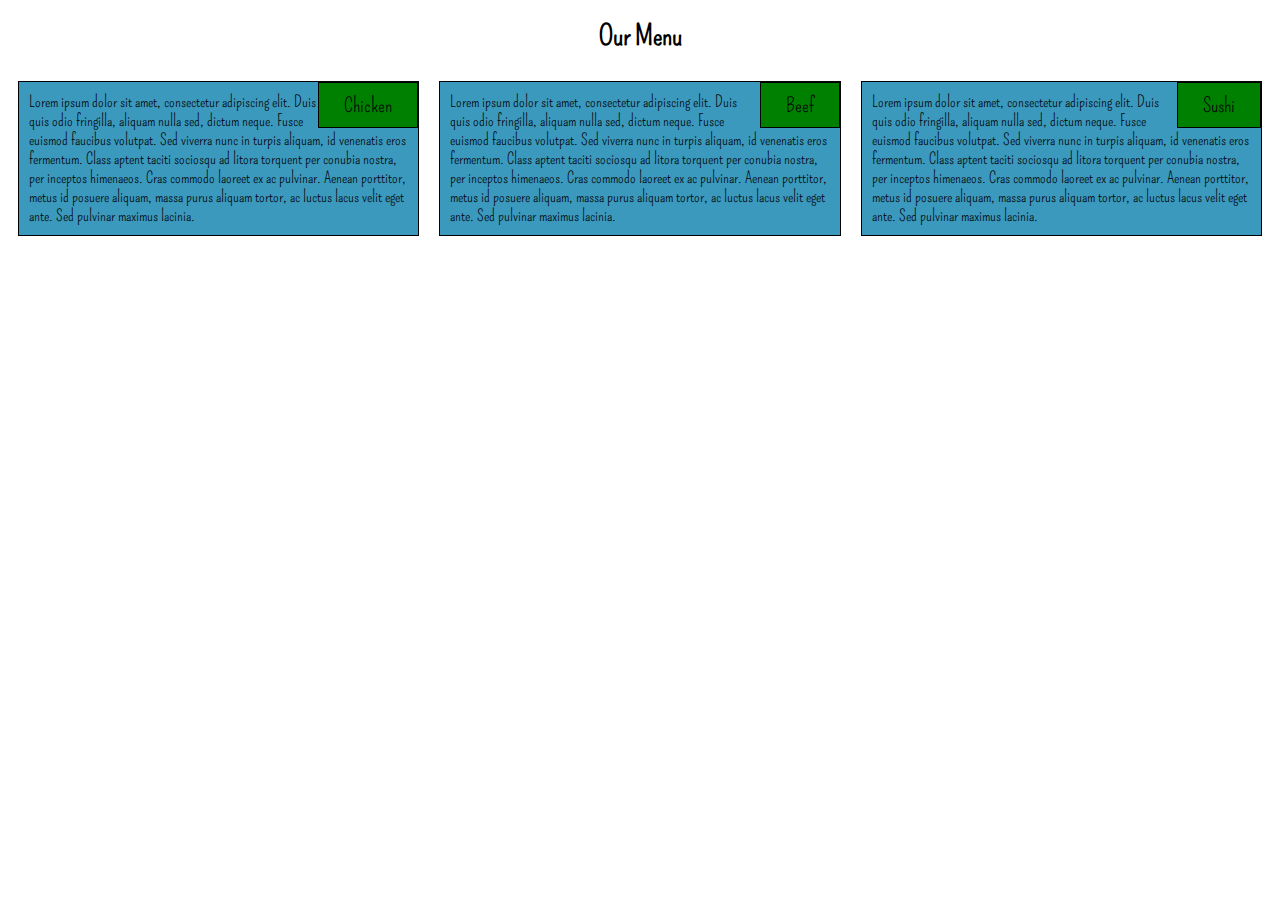
<file: md2-solution/index.html>
<!DOCTYPE html>
<html lang="en">
  <head>
    <meta charset="UTF-8" />
    <meta http-equiv="X-UA-Compatible" content="IE=edge" />
    <meta name="viewport" content="width=device-width, initial-scale=1.0" />
    <link rel="stylesheet" href="css/styles.css" />
    <link rel="stylesheet" href="https://fonts.googleapis.com/css?family=Pompiere">


    <title>Assignment Solution for Module 2</title>
  </head>
  <body>
    <h1>Our Menu</h1>

    <section class="col-dkt-4 col-tbl-6 col-mbl-12">
      <div>
        <title>Chicken</title>
        <p>
          Lorem ipsum dolor sit amet, consectetur adipiscing elit. Duis quis
          odio fringilla, aliquam nulla sed, dictum neque. Fusce euismod
          faucibus volutpat. Sed viverra nunc in turpis aliquam, id venenatis
          eros fermentum. Class aptent taciti sociosqu ad litora torquent per
          conubia nostra, per inceptos himenaeos. Cras commodo laoreet ex ac
          pulvinar. Aenean porttitor, metus id posuere aliquam, massa purus
          aliquam tortor, ac luctus lacus velit eget ante. Sed pulvinar maximus
          lacinia.
        </p>
      </div>
    </section>
    <section class="col-dkt-4 col-tbl-6 col-mbl-12">
      <div>
        <title>Beef</title>
        <p>
          Lorem ipsum dolor sit amet, consectetur adipiscing elit. Duis quis
          odio fringilla, aliquam nulla sed, dictum neque. Fusce euismod
          faucibus volutpat. Sed viverra nunc in turpis aliquam, id venenatis
          eros fermentum. Class aptent taciti sociosqu ad litora torquent per
          conubia nostra, per inceptos himenaeos. Cras commodo laoreet ex ac
          pulvinar. Aenean porttitor, metus id posuere aliquam, massa purus
          aliquam tortor, ac luctus lacus velit eget ante. Sed pulvinar maximus
          lacinia.
        </p>
      </div>
    </section>
    <section class="col-dkt-4 col-tbl-12 col-mbl-12">
      <div>
        <title>Sushi</title>
        <p>
          Lorem ipsum dolor sit amet, consectetur adipiscing elit. Duis quis
          odio fringilla, aliquam nulla sed, dictum neque. Fusce euismod
          faucibus volutpat. Sed viverra nunc in turpis aliquam, id venenatis
          eros fermentum. Class aptent taciti sociosqu ad litora torquent per
          conubia nostra, per inceptos himenaeos. Cras commodo laoreet ex ac
          pulvinar. Aenean porttitor, metus id posuere aliquam, massa purus
          aliquam tortor, ac luctus lacus velit eget ante. Sed pulvinar maximus
          lacinia.
        </p>
      </div>
    </section>
  </body>
</html>
</file>
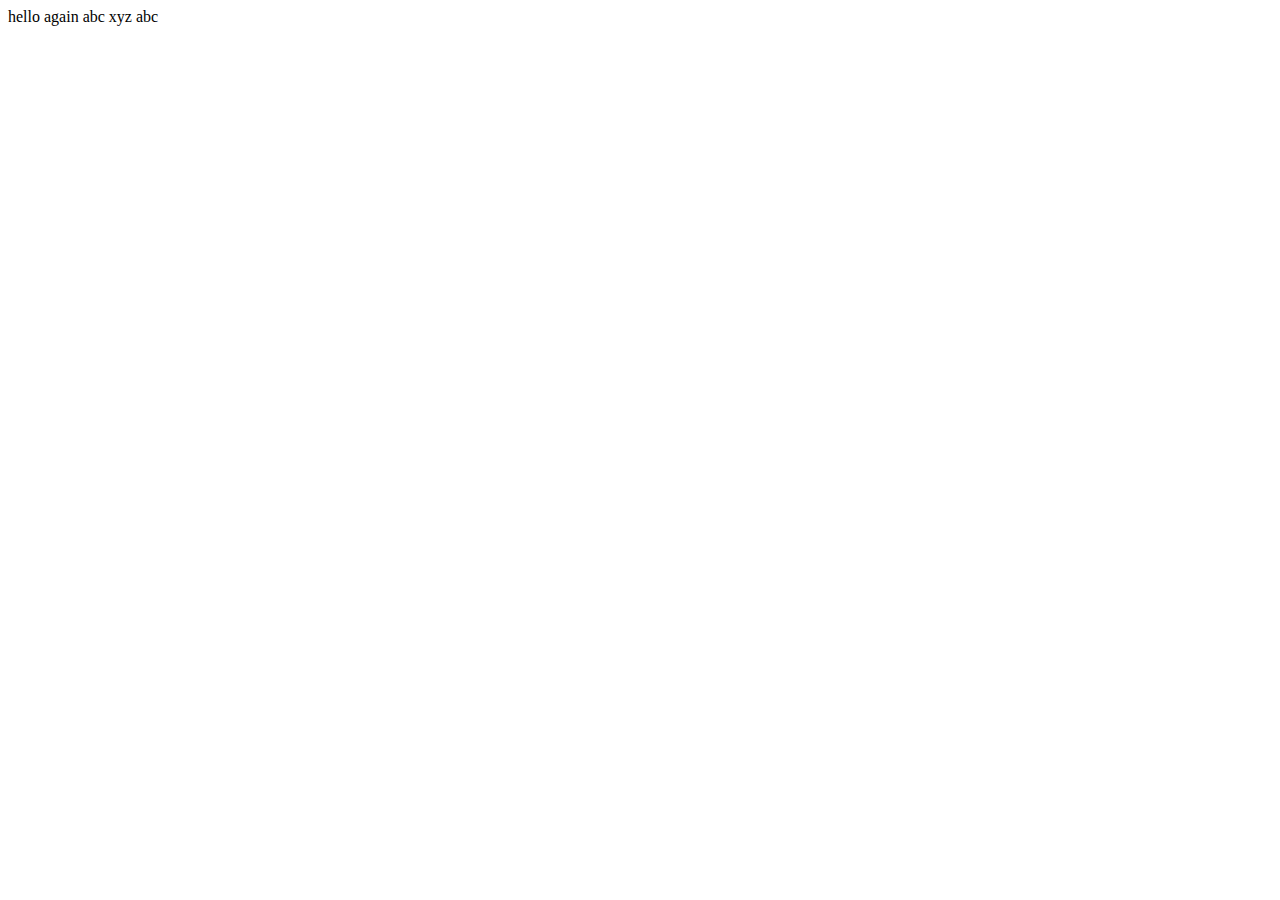
<file: site/index.html>
<!DOCTYPE html>
<html lang="en">
  <head>
    <meta charset="UTF-8" />
    <meta http-equiv="X-UA-Compatible" content="IE=edge" />
    <meta name="viewport" content="width=device-width, initial-scale=1.0" />
    <title>hello coursera</title>
  </head>
  <body>
    hello again abc xyz abc
  </body>
</html>
</file>
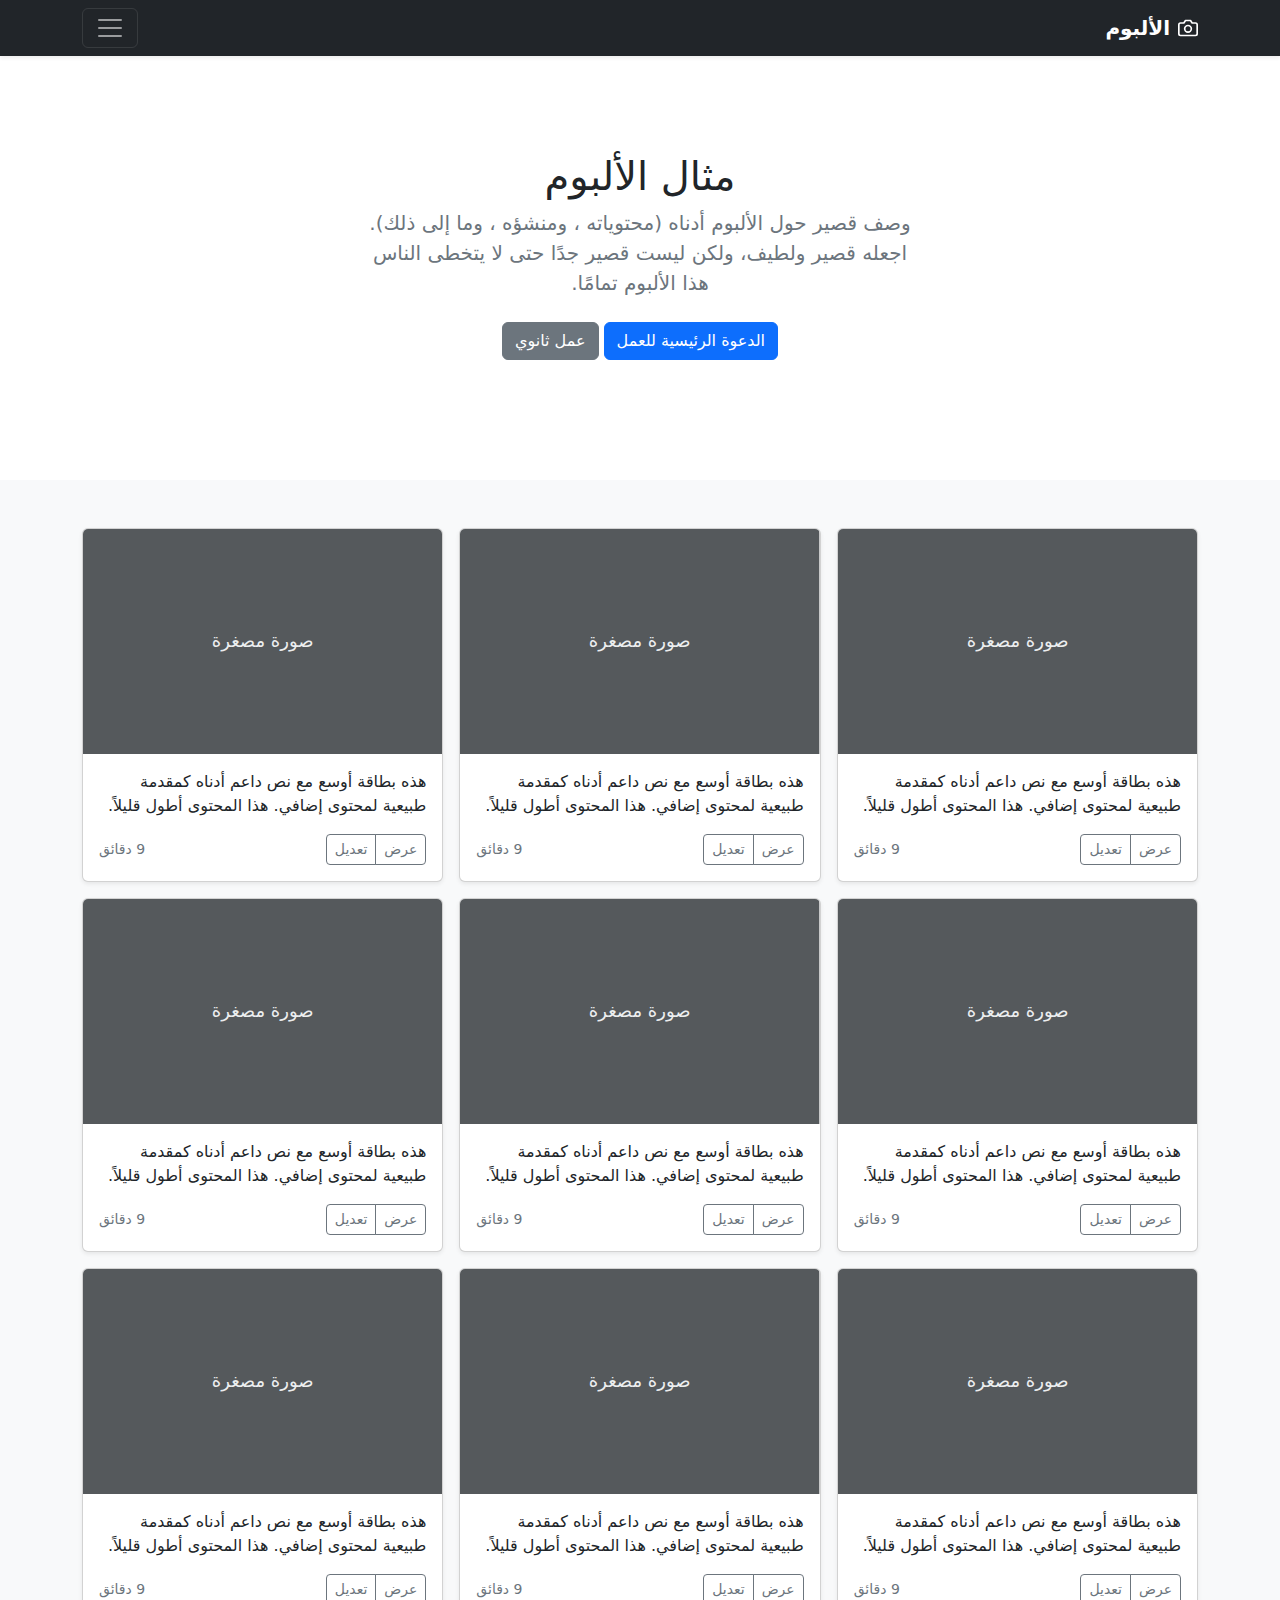
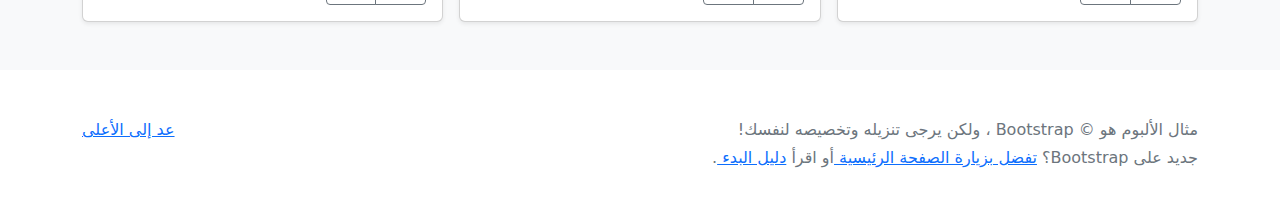
<file: bootstrap-5.2.2-examples/album-rtl/index.html>
<!doctype html>
<html lang="ar" dir="rtl">
  <head>
    <meta charset="utf-8">
    <meta name="viewport" content="width=device-width, initial-scale=1">
    <meta name="description" content="">
    <meta name="author" content="Mark Otto, Jacob Thornton, and Bootstrap contributors">
    <meta name="generator" content="Hugo 0.104.2">
    <title>مثال الألبوم · Bootstrap v5.2</title>

    <link rel="canonical" href="https://getbootstrap.com/docs/5.2/examples/album-rtl/">

    

    

<link href="../assets/dist/css/bootstrap.rtl.min.css" rel="stylesheet">

    <style>
      .bd-placeholder-img {
        font-size: 1.125rem;
        text-anchor: middle;
        -webkit-user-select: none;
        -moz-user-select: none;
        user-select: none;
      }

      @media (min-width: 768px) {
        .bd-placeholder-img-lg {
          font-size: 3.5rem;
        }
      }

      .b-example-divider {
        height: 3rem;
        background-color: rgba(0, 0, 0, .1);
        border: solid rgba(0, 0, 0, .15);
        border-width: 1px 0;
        box-shadow: inset 0 .5em 1.5em rgba(0, 0, 0, .1), inset 0 .125em .5em rgba(0, 0, 0, .15);
      }

      .b-example-vr {
        flex-shrink: 0;
        width: 1.5rem;
        height: 100vh;
      }

      .bi {
        vertical-align: -.125em;
        fill: currentColor;
      }

      .nav-scroller {
        position: relative;
        z-index: 2;
        height: 2.75rem;
        overflow-y: hidden;
      }

      .nav-scroller .nav {
        display: flex;
        flex-wrap: nowrap;
        padding-bottom: 1rem;
        margin-top: -1px;
        overflow-x: auto;
        text-align: center;
        white-space: nowrap;
        -webkit-overflow-scrolling: touch;
      }
    </style>

    
  </head>
  <body>
    
<header>
  <div class="collapse bg-dark" id="navbarHeader">
    <div class="container">
      <div class="row">
        <div class="col-sm-8 col-md-7 py-4">
          <h4 class="text-white">حول</h4>
          <p class="text-muted">أضف بعض المعلومات حول الألبوم، المؤلف، أو أي سياق خلفية آخر. اجعلها بضع جمل حتى يتمكن الزوار من التقاط بعض التلميحات المفيدة. ثم اربطها ببعض مواقع التواصل الاجتماعي أو معلومات الاتصال.</p>
        </div>
        <div class="col-sm-4 offset-md-1 py-4">
          <h4 class="text-white">تواصل معي</h4>
          <ul class="list-unstyled">
            <li><a href="#" class="text-white">تابعني على تويتر</a></li>
            <li><a href="#" class="text-white">شاركني الإعجاب في فيسبوك</a></li>
            <li><a href="#" class="text-white">راسلني على البريد الإلكتروني</a></li>
          </ul>
        </div>
      </div>
    </div>
  </div>
  <div class="navbar navbar-dark bg-dark shadow-sm">
    <div class="container">
      <a href="#" class="navbar-brand d-flex align-items-center">
        <svg xmlns="http://www.w3.org/2000/svg" width="20" height="20" fill="none" stroke="currentColor" stroke-linecap="round" stroke-linejoin="round" stroke-width="2" aria-hidden="true" class="me-2" viewBox="0 0 24 24"><path d="M23 19a2 2 0 0 1-2 2H3a2 2 0 0 1-2-2V8a2 2 0 0 1 2-2h4l2-3h6l2 3h4a2 2 0 0 1 2 2z"/><circle cx="12" cy="13" r="4"/></svg>
        <strong>الألبوم</strong>
      </a>
      <button class="navbar-toggler" type="button" data-bs-toggle="collapse" data-bs-target="#navbarHeader" aria-controls="navbarHeader" aria-expanded="false" aria-label="تبديل التنقل">
        <span class="navbar-toggler-icon"></span>
      </button>
    </div>
  </div>
</header>

<main>

  <section class="py-5 text-center container">
    <div class="row py-lg-5">
      <div class="col-lg-6 col-md-8 mx-auto">
        <h1 class="fw-light">مثال الألبوم</h1>
        <p class="lead text-muted">وصف قصير حول الألبوم أدناه (محتوياته ، ومنشؤه ، وما إلى ذلك). اجعله قصير ولطيف، ولكن ليست قصير جدًا حتى لا يتخطى الناس هذا الألبوم تمامًا.</p>
        <p>
          <a href="#" class="btn btn-primary my-2">الدعوة الرئيسية للعمل</a>
          <a href="#" class="btn btn-secondary my-2">عمل ثانوي</a>
        </p>
      </div>
    </div>
  </section>

  <div class="album py-5 bg-light">
    <div class="container">

      <div class="row row-cols-1 row-cols-sm-2 row-cols-md-3 g-3">
        <div class="col">
          <div class="card shadow-sm">
            <svg class="bd-placeholder-img card-img-top" width="100%" height="225" xmlns="http://www.w3.org/2000/svg" role="img" aria-label="Placeholder: صورة مصغرة" preserveAspectRatio="xMidYMid slice" focusable="false"><title>Placeholder</title><rect width="100%" height="100%" fill="#55595c"/><text x="50%" y="50%" fill="#eceeef" dy=".3em">صورة مصغرة</text></svg>

            <div class="card-body">
              <p class="card-text">هذه بطاقة أوسع مع نص داعم أدناه كمقدمة طبيعية لمحتوى إضافي. هذا المحتوى أطول قليلاً.</p>
              <div class="d-flex justify-content-between align-items-center">
                <div class="btn-group">
                  <button type="button" class="btn btn-sm btn-outline-secondary">عرض</button>
                  <button type="button" class="btn btn-sm btn-outline-secondary">تعديل</button>
                </div>
                <small class="text-muted">9 دقائق</small>
              </div>
            </div>
          </div>
        </div>
        <div class="col">
          <div class="card shadow-sm">
            <svg class="bd-placeholder-img card-img-top" width="100%" height="225" xmlns="http://www.w3.org/2000/svg" role="img" aria-label="Placeholder: صورة مصغرة" preserveAspectRatio="xMidYMid slice" focusable="false"><title>Placeholder</title><rect width="100%" height="100%" fill="#55595c"/><text x="50%" y="50%" fill="#eceeef" dy=".3em">صورة مصغرة</text></svg>

            <div class="card-body">
              <p class="card-text">هذه بطاقة أوسع مع نص داعم أدناه كمقدمة طبيعية لمحتوى إضافي. هذا المحتوى أطول قليلاً.</p>
              <div class="d-flex justify-content-between align-items-center">
                <div class="btn-group">
                  <button type="button" class="btn btn-sm btn-outline-secondary">عرض</button>
                  <button type="button" class="btn btn-sm btn-outline-secondary">تعديل</button>
                </div>
                <small class="text-muted">9 دقائق</small>
              </div>
            </div>
          </div>
        </div>
        <div class="col">
          <div class="card shadow-sm">
            <svg class="bd-placeholder-img card-img-top" width="100%" height="225" xmlns="http://www.w3.org/2000/svg" role="img" aria-label="Placeholder: صورة مصغرة" preserveAspectRatio="xMidYMid slice" focusable="false"><title>Placeholder</title><rect width="100%" height="100%" fill="#55595c"/><text x="50%" y="50%" fill="#eceeef" dy=".3em">صورة مصغرة</text></svg>

            <div class="card-body">
              <p class="card-text">هذه بطاقة أوسع مع نص داعم أدناه كمقدمة طبيعية لمحتوى إضافي. هذا المحتوى أطول قليلاً.</p>
              <div class="d-flex justify-content-between align-items-center">
                <div class="btn-group">
                  <button type="button" class="btn btn-sm btn-outline-secondary">عرض</button>
                  <button type="button" class="btn btn-sm btn-outline-secondary">تعديل</button>
                </div>
                <small class="text-muted">9 دقائق</small>
              </div>
            </div>
          </div>
        </div>

        <div class="col">
          <div class="card shadow-sm">
            <svg class="bd-placeholder-img card-img-top" width="100%" height="225" xmlns="http://www.w3.org/2000/svg" role="img" aria-label="Placeholder: صورة مصغرة" preserveAspectRatio="xMidYMid slice" focusable="false"><title>Placeholder</title><rect width="100%" height="100%" fill="#55595c"/><text x="50%" y="50%" fill="#eceeef" dy=".3em">صورة مصغرة</text></svg>

            <div class="card-body">
              <p class="card-text">هذه بطاقة أوسع مع نص داعم أدناه كمقدمة طبيعية لمحتوى إضافي. هذا المحتوى أطول قليلاً.</p>
              <div class="d-flex justify-content-between align-items-center">
                <div class="btn-group">
                  <button type="button" class="btn btn-sm btn-outline-secondary">عرض</button>
                  <button type="button" class="btn btn-sm btn-outline-secondary">تعديل</button>
                </div>
                <small class="text-muted">9 دقائق</small>
              </div>
            </div>
          </div>
        </div>
        <div class="col">
          <div class="card shadow-sm">
            <svg class="bd-placeholder-img card-img-top" width="100%" height="225" xmlns="http://www.w3.org/2000/svg" role="img" aria-label="Placeholder: صورة مصغرة" preserveAspectRatio="xMidYMid slice" focusable="false"><title>Placeholder</title><rect width="100%" height="100%" fill="#55595c"/><text x="50%" y="50%" fill="#eceeef" dy=".3em">صورة مصغرة</text></svg>

            <div class="card-body">
              <p class="card-text">هذه بطاقة أوسع مع نص داعم أدناه كمقدمة طبيعية لمحتوى إضافي. هذا المحتوى أطول قليلاً.</p>
              <div class="d-flex justify-content-between align-items-center">
                <div class="btn-group">
                  <button type="button" class="btn btn-sm btn-outline-secondary">عرض</button>
                  <button type="button" class="btn btn-sm btn-outline-secondary">تعديل</button>
                </div>
                <small class="text-muted">9 دقائق</small>
              </div>
            </div>
          </div>
        </div>
        <div class="col">
          <div class="card shadow-sm">
            <svg class="bd-placeholder-img card-img-top" width="100%" height="225" xmlns="http://www.w3.org/2000/svg" role="img" aria-label="Placeholder: صورة مصغرة" preserveAspectRatio="xMidYMid slice" focusable="false"><title>Placeholder</title><rect width="100%" height="100%" fill="#55595c"/><text x="50%" y="50%" fill="#eceeef" dy=".3em">صورة مصغرة</text></svg>

            <div class="card-body">
              <p class="card-text">هذه بطاقة أوسع مع نص داعم أدناه كمقدمة طبيعية لمحتوى إضافي. هذا المحتوى أطول قليلاً.</p>
              <div class="d-flex justify-content-between align-items-center">
                <div class="btn-group">
                  <button type="button" class="btn btn-sm btn-outline-secondary">عرض</button>
                  <button type="button" class="btn btn-sm btn-outline-secondary">تعديل</button>
                </div>
                <small class="text-muted">9 دقائق</small>
              </div>
            </div>
          </div>
        </div>

        <div class="col">
          <div class="card shadow-sm">
            <svg class="bd-placeholder-img card-img-top" width="100%" height="225" xmlns="http://www.w3.org/2000/svg" role="img" aria-label="Placeholder: صورة مصغرة" preserveAspectRatio="xMidYMid slice" focusable="false"><title>Placeholder</title><rect width="100%" height="100%" fill="#55595c"/><text x="50%" y="50%" fill="#eceeef" dy=".3em">صورة مصغرة</text></svg>

            <div class="card-body">
              <p class="card-text">هذه بطاقة أوسع مع نص داعم أدناه كمقدمة طبيعية لمحتوى إضافي. هذا المحتوى أطول قليلاً.</p>
              <div class="d-flex justify-content-between align-items-center">
                <div class="btn-group">
                  <button type="button" class="btn btn-sm btn-outline-secondary">عرض</button>
                  <button type="button" class="btn btn-sm btn-outline-secondary">تعديل</button>
                </div>
                <small class="text-muted">9 دقائق</small>
              </div>
            </div>
          </div>
        </div>
        <div class="col">
          <div class="card shadow-sm">
            <svg class="bd-placeholder-img card-img-top" width="100%" height="225" xmlns="http://www.w3.org/2000/svg" role="img" aria-label="Placeholder: صورة مصغرة" preserveAspectRatio="xMidYMid slice" focusable="false"><title>Placeholder</title><rect width="100%" height="100%" fill="#55595c"/><text x="50%" y="50%" fill="#eceeef" dy=".3em">صورة مصغرة</text></svg>

            <div class="card-body">
              <p class="card-text">هذه بطاقة أوسع مع نص داعم أدناه كمقدمة طبيعية لمحتوى إضافي. هذا المحتوى أطول قليلاً.</p>
              <div class="d-flex justify-content-between align-items-center">
                <div class="btn-group">
                  <button type="button" class="btn btn-sm btn-outline-secondary">عرض</button>
                  <button type="button" class="btn btn-sm btn-outline-secondary">تعديل</button>
                </div>
                <small class="text-muted">9 دقائق</small>
              </div>
            </div>
          </div>
        </div>
        <div class="col">
          <div class="card shadow-sm">
            <svg class="bd-placeholder-img card-img-top" width="100%" height="225" xmlns="http://www.w3.org/2000/svg" role="img" aria-label="Placeholder: صورة مصغرة" preserveAspectRatio="xMidYMid slice" focusable="false"><title>Placeholder</title><rect width="100%" height="100%" fill="#55595c"/><text x="50%" y="50%" fill="#eceeef" dy=".3em">صورة مصغرة</text></svg>

            <div class="card-body">
              <p class="card-text">هذه بطاقة أوسع مع نص داعم أدناه كمقدمة طبيعية لمحتوى إضافي. هذا المحتوى أطول قليلاً.</p>
              <div class="d-flex justify-content-between align-items-center">
                <div class="btn-group">
                  <button type="button" class="btn btn-sm btn-outline-secondary">عرض</button>
                  <button type="button" class="btn btn-sm btn-outline-secondary">تعديل</button>
                </div>
                <small class="text-muted">9 دقائق</small>
              </div>
            </div>
          </div>
        </div>
      </div>
    </div>
  </div>

</main>

<footer class="text-muted py-5">
  <div class="container">
    <p class="float-end mb-1">
      <a href="#">عد إلى الأعلى</a>
    </p>
    <p class="mb-1">مثال الألبوم هو © Bootstrap ، ولكن يرجى تنزيله وتخصيصه لنفسك!</p>
    <p class="mb-0">جديد على Bootstrap؟ <a href="/"> تفضل بزيارة الصفحة الرئيسية </a> أو اقرأ <a href="../getting-started/introduction/ "> دليل البدء </a>.</p>
  </div>
</footer>


    <script src="../assets/dist/js/bootstrap.bundle.min.js"></script>

      
  </body>
</html>
</file>
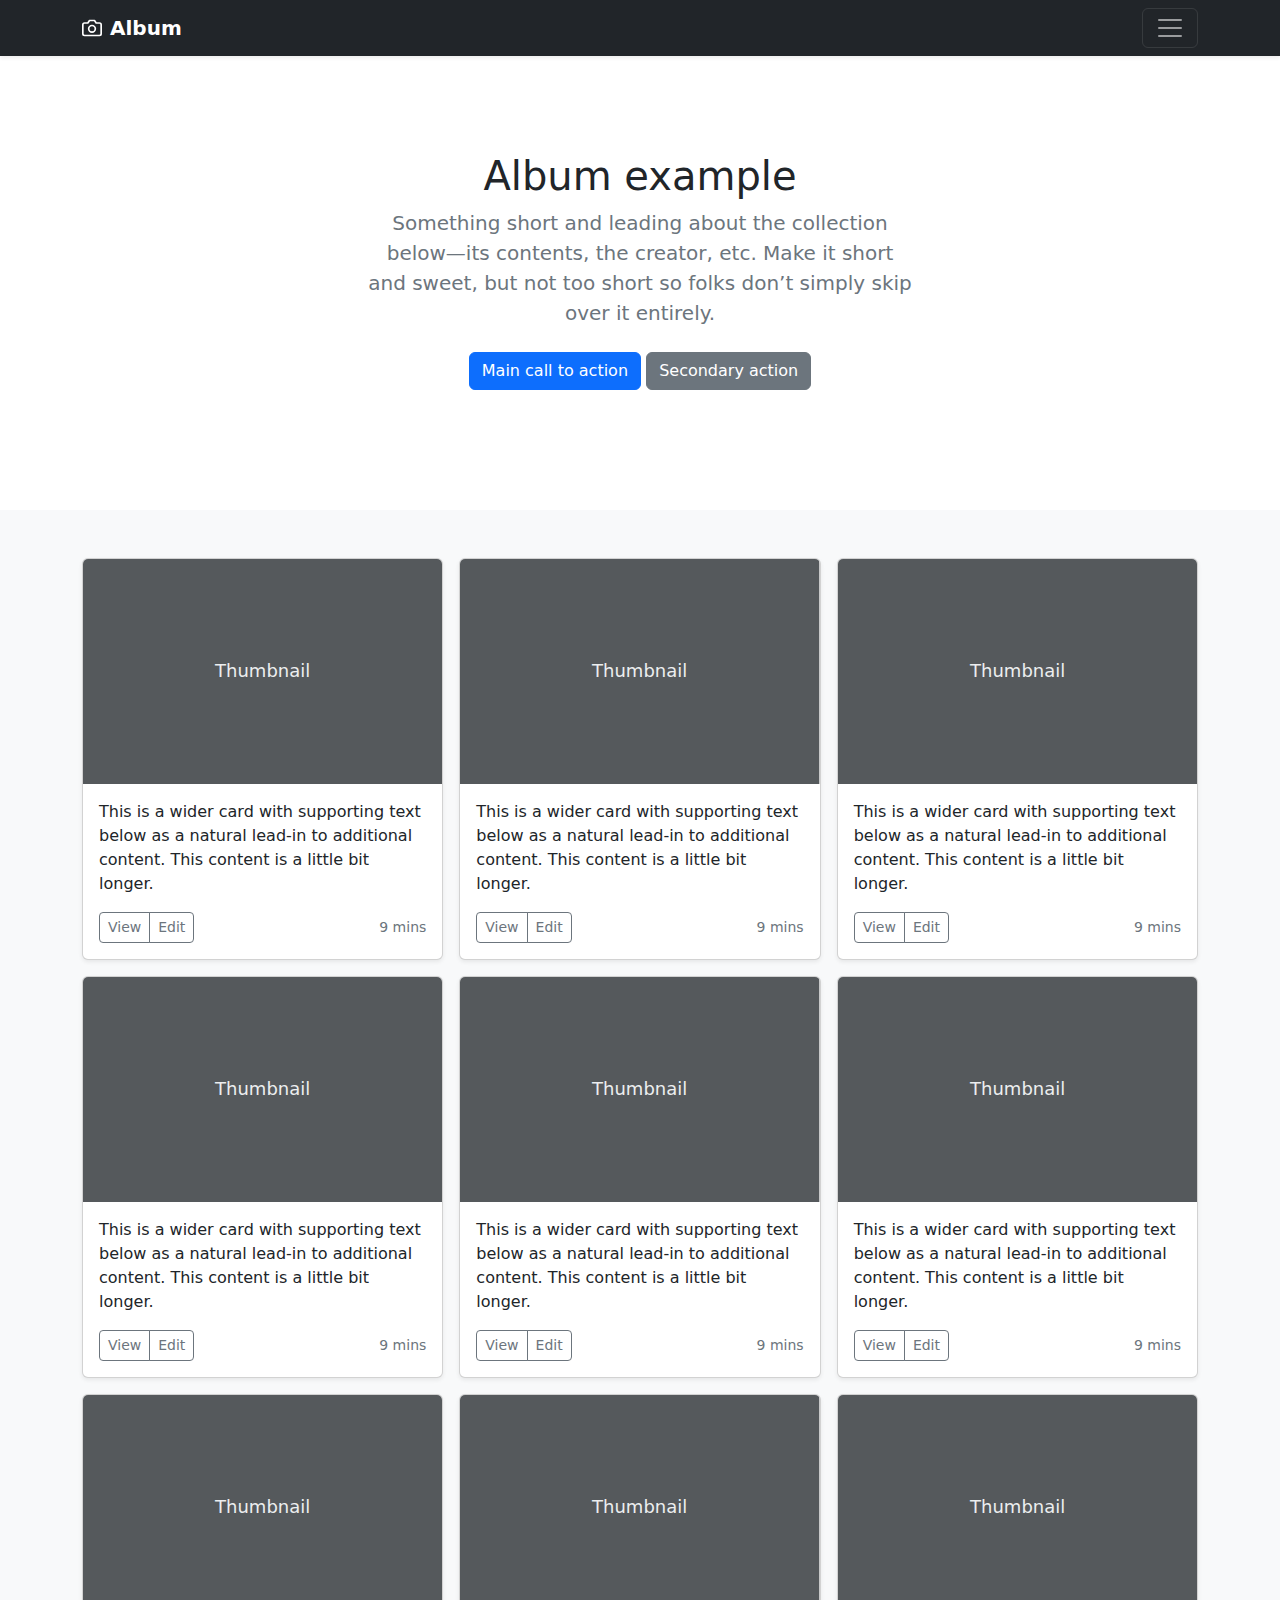
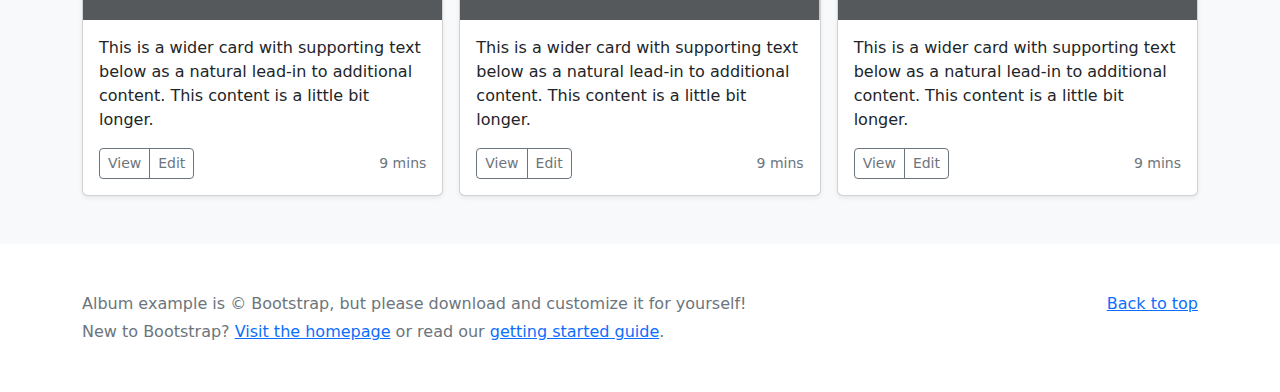
<file: bootstrap-5.2.2-examples/album/index.html>
<!doctype html>
<html lang="en">
  <head>
    <meta charset="utf-8">
    <meta name="viewport" content="width=device-width, initial-scale=1">
    <meta name="description" content="">
    <meta name="author" content="Mark Otto, Jacob Thornton, and Bootstrap contributors">
    <meta name="generator" content="Hugo 0.104.2">
    <title>Album example · Bootstrap v5.2</title>

    <link rel="canonical" href="https://getbootstrap.com/docs/5.2/examples/album/">

    

    

<link href="../assets/dist/css/bootstrap.min.css" rel="stylesheet">

    <style>
      .bd-placeholder-img {
        font-size: 1.125rem;
        text-anchor: middle;
        -webkit-user-select: none;
        -moz-user-select: none;
        user-select: none;
      }

      @media (min-width: 768px) {
        .bd-placeholder-img-lg {
          font-size: 3.5rem;
        }
      }

      .b-example-divider {
        height: 3rem;
        background-color: rgba(0, 0, 0, .1);
        border: solid rgba(0, 0, 0, .15);
        border-width: 1px 0;
        box-shadow: inset 0 .5em 1.5em rgba(0, 0, 0, .1), inset 0 .125em .5em rgba(0, 0, 0, .15);
      }

      .b-example-vr {
        flex-shrink: 0;
        width: 1.5rem;
        height: 100vh;
      }

      .bi {
        vertical-align: -.125em;
        fill: currentColor;
      }

      .nav-scroller {
        position: relative;
        z-index: 2;
        height: 2.75rem;
        overflow-y: hidden;
      }

      .nav-scroller .nav {
        display: flex;
        flex-wrap: nowrap;
        padding-bottom: 1rem;
        margin-top: -1px;
        overflow-x: auto;
        text-align: center;
        white-space: nowrap;
        -webkit-overflow-scrolling: touch;
      }
    </style>

    
  </head>
  <body>
    
<header>
  <div class="collapse bg-dark" id="navbarHeader">
    <div class="container">
      <div class="row">
        <div class="col-sm-8 col-md-7 py-4">
          <h4 class="text-white">About</h4>
          <p class="text-muted">Add some information about the album below, the author, or any other background context. Make it a few sentences long so folks can pick up some informative tidbits. Then, link them off to some social networking sites or contact information.</p>
        </div>
        <div class="col-sm-4 offset-md-1 py-4">
          <h4 class="text-white">Contact</h4>
          <ul class="list-unstyled">
            <li><a href="#" class="text-white">Follow on Twitter</a></li>
            <li><a href="#" class="text-white">Like on Facebook</a></li>
            <li><a href="#" class="text-white">Email me</a></li>
          </ul>
        </div>
      </div>
    </div>
  </div>
  <div class="navbar navbar-dark bg-dark shadow-sm">
    <div class="container">
      <a href="#" class="navbar-brand d-flex align-items-center">
        <svg xmlns="http://www.w3.org/2000/svg" width="20" height="20" fill="none" stroke="currentColor" stroke-linecap="round" stroke-linejoin="round" stroke-width="2" aria-hidden="true" class="me-2" viewBox="0 0 24 24"><path d="M23 19a2 2 0 0 1-2 2H3a2 2 0 0 1-2-2V8a2 2 0 0 1 2-2h4l2-3h6l2 3h4a2 2 0 0 1 2 2z"/><circle cx="12" cy="13" r="4"/></svg>
        <strong>Album</strong>
      </a>
      <button class="navbar-toggler" type="button" data-bs-toggle="collapse" data-bs-target="#navbarHeader" aria-controls="navbarHeader" aria-expanded="false" aria-label="Toggle navigation">
        <span class="navbar-toggler-icon"></span>
      </button>
    </div>
  </div>
</header>

<main>

  <section class="py-5 text-center container">
    <div class="row py-lg-5">
      <div class="col-lg-6 col-md-8 mx-auto">
        <h1 class="fw-light">Album example</h1>
        <p class="lead text-muted">Something short and leading about the collection below—its contents, the creator, etc. Make it short and sweet, but not too short so folks don’t simply skip over it entirely.</p>
        <p>
          <a href="#" class="btn btn-primary my-2">Main call to action</a>
          <a href="#" class="btn btn-secondary my-2">Secondary action</a>
        </p>
      </div>
    </div>
  </section>

  <div class="album py-5 bg-light">
    <div class="container">

      <div class="row row-cols-1 row-cols-sm-2 row-cols-md-3 g-3">
        <div class="col">
          <div class="card shadow-sm">
            <svg class="bd-placeholder-img card-img-top" width="100%" height="225" xmlns="http://www.w3.org/2000/svg" role="img" aria-label="Placeholder: Thumbnail" preserveAspectRatio="xMidYMid slice" focusable="false"><title>Placeholder</title><rect width="100%" height="100%" fill="#55595c"/><text x="50%" y="50%" fill="#eceeef" dy=".3em">Thumbnail</text></svg>

            <div class="card-body">
              <p class="card-text">This is a wider card with supporting text below as a natural lead-in to additional content. This content is a little bit longer.</p>
              <div class="d-flex justify-content-between align-items-center">
                <div class="btn-group">
                  <button type="button" class="btn btn-sm btn-outline-secondary">View</button>
                  <button type="button" class="btn btn-sm btn-outline-secondary">Edit</button>
                </div>
                <small class="text-muted">9 mins</small>
              </div>
            </div>
          </div>
        </div>
        <div class="col">
          <div class="card shadow-sm">
            <svg class="bd-placeholder-img card-img-top" width="100%" height="225" xmlns="http://www.w3.org/2000/svg" role="img" aria-label="Placeholder: Thumbnail" preserveAspectRatio="xMidYMid slice" focusable="false"><title>Placeholder</title><rect width="100%" height="100%" fill="#55595c"/><text x="50%" y="50%" fill="#eceeef" dy=".3em">Thumbnail</text></svg>

            <div class="card-body">
              <p class="card-text">This is a wider card with supporting text below as a natural lead-in to additional content. This content is a little bit longer.</p>
              <div class="d-flex justify-content-between align-items-center">
                <div class="btn-group">
                  <button type="button" class="btn btn-sm btn-outline-secondary">View</button>
                  <button type="button" class="btn btn-sm btn-outline-secondary">Edit</button>
                </div>
                <small class="text-muted">9 mins</small>
              </div>
            </div>
          </div>
        </div>
        <div class="col">
          <div class="card shadow-sm">
            <svg class="bd-placeholder-img card-img-top" width="100%" height="225" xmlns="http://www.w3.org/2000/svg" role="img" aria-label="Placeholder: Thumbnail" preserveAspectRatio="xMidYMid slice" focusable="false"><title>Placeholder</title><rect width="100%" height="100%" fill="#55595c"/><text x="50%" y="50%" fill="#eceeef" dy=".3em">Thumbnail</text></svg>

            <div class="card-body">
              <p class="card-text">This is a wider card with supporting text below as a natural lead-in to additional content. This content is a little bit longer.</p>
              <div class="d-flex justify-content-between align-items-center">
                <div class="btn-group">
                  <button type="button" class="btn btn-sm btn-outline-secondary">View</button>
                  <button type="button" class="btn btn-sm btn-outline-secondary">Edit</button>
                </div>
                <small class="text-muted">9 mins</small>
              </div>
            </div>
          </div>
        </div>

        <div class="col">
          <div class="card shadow-sm">
            <svg class="bd-placeholder-img card-img-top" width="100%" height="225" xmlns="http://www.w3.org/2000/svg" role="img" aria-label="Placeholder: Thumbnail" preserveAspectRatio="xMidYMid slice" focusable="false"><title>Placeholder</title><rect width="100%" height="100%" fill="#55595c"/><text x="50%" y="50%" fill="#eceeef" dy=".3em">Thumbnail</text></svg>

            <div class="card-body">
              <p class="card-text">This is a wider card with supporting text below as a natural lead-in to additional content. This content is a little bit longer.</p>
              <div class="d-flex justify-content-between align-items-center">
                <div class="btn-group">
                  <button type="button" class="btn btn-sm btn-outline-secondary">View</button>
                  <button type="button" class="btn btn-sm btn-outline-secondary">Edit</button>
                </div>
                <small class="text-muted">9 mins</small>
              </div>
            </div>
          </div>
        </div>
        <div class="col">
          <div class="card shadow-sm">
            <svg class="bd-placeholder-img card-img-top" width="100%" height="225" xmlns="http://www.w3.org/2000/svg" role="img" aria-label="Placeholder: Thumbnail" preserveAspectRatio="xMidYMid slice" focusable="false"><title>Placeholder</title><rect width="100%" height="100%" fill="#55595c"/><text x="50%" y="50%" fill="#eceeef" dy=".3em">Thumbnail</text></svg>

            <div class="card-body">
              <p class="card-text">This is a wider card with supporting text below as a natural lead-in to additional content. This content is a little bit longer.</p>
              <div class="d-flex justify-content-between align-items-center">
                <div class="btn-group">
                  <button type="button" class="btn btn-sm btn-outline-secondary">View</button>
                  <button type="button" class="btn btn-sm btn-outline-secondary">Edit</button>
                </div>
                <small class="text-muted">9 mins</small>
              </div>
            </div>
          </div>
        </div>
        <div class="col">
          <div class="card shadow-sm">
            <svg class="bd-placeholder-img card-img-top" width="100%" height="225" xmlns="http://www.w3.org/2000/svg" role="img" aria-label="Placeholder: Thumbnail" preserveAspectRatio="xMidYMid slice" focusable="false"><title>Placeholder</title><rect width="100%" height="100%" fill="#55595c"/><text x="50%" y="50%" fill="#eceeef" dy=".3em">Thumbnail</text></svg>

            <div class="card-body">
              <p class="card-text">This is a wider card with supporting text below as a natural lead-in to additional content. This content is a little bit longer.</p>
              <div class="d-flex justify-content-between align-items-center">
                <div class="btn-group">
                  <button type="button" class="btn btn-sm btn-outline-secondary">View</button>
                  <button type="button" class="btn btn-sm btn-outline-secondary">Edit</button>
                </div>
                <small class="text-muted">9 mins</small>
              </div>
            </div>
          </div>
        </div>

        <div class="col">
          <div class="card shadow-sm">
            <svg class="bd-placeholder-img card-img-top" width="100%" height="225" xmlns="http://www.w3.org/2000/svg" role="img" aria-label="Placeholder: Thumbnail" preserveAspectRatio="xMidYMid slice" focusable="false"><title>Placeholder</title><rect width="100%" height="100%" fill="#55595c"/><text x="50%" y="50%" fill="#eceeef" dy=".3em">Thumbnail</text></svg>

            <div class="card-body">
              <p class="card-text">This is a wider card with supporting text below as a natural lead-in to additional content. This content is a little bit longer.</p>
              <div class="d-flex justify-content-between align-items-center">
                <div class="btn-group">
                  <button type="button" class="btn btn-sm btn-outline-secondary">View</button>
                  <button type="button" class="btn btn-sm btn-outline-secondary">Edit</button>
                </div>
                <small class="text-muted">9 mins</small>
              </div>
            </div>
          </div>
        </div>
        <div class="col">
          <div class="card shadow-sm">
            <svg class="bd-placeholder-img card-img-top" width="100%" height="225" xmlns="http://www.w3.org/2000/svg" role="img" aria-label="Placeholder: Thumbnail" preserveAspectRatio="xMidYMid slice" focusable="false"><title>Placeholder</title><rect width="100%" height="100%" fill="#55595c"/><text x="50%" y="50%" fill="#eceeef" dy=".3em">Thumbnail</text></svg>

            <div class="card-body">
              <p class="card-text">This is a wider card with supporting text below as a natural lead-in to additional content. This content is a little bit longer.</p>
              <div class="d-flex justify-content-between align-items-center">
                <div class="btn-group">
                  <button type="button" class="btn btn-sm btn-outline-secondary">View</button>
                  <button type="button" class="btn btn-sm btn-outline-secondary">Edit</button>
                </div>
                <small class="text-muted">9 mins</small>
              </div>
            </div>
          </div>
        </div>
        <div class="col">
          <div class="card shadow-sm">
            <svg class="bd-placeholder-img card-img-top" width="100%" height="225" xmlns="http://www.w3.org/2000/svg" role="img" aria-label="Placeholder: Thumbnail" preserveAspectRatio="xMidYMid slice" focusable="false"><title>Placeholder</title><rect width="100%" height="100%" fill="#55595c"/><text x="50%" y="50%" fill="#eceeef" dy=".3em">Thumbnail</text></svg>

            <div class="card-body">
              <p class="card-text">This is a wider card with supporting text below as a natural lead-in to additional content. This content is a little bit longer.</p>
              <div class="d-flex justify-content-between align-items-center">
                <div class="btn-group">
                  <button type="button" class="btn btn-sm btn-outline-secondary">View</button>
                  <button type="button" class="btn btn-sm btn-outline-secondary">Edit</button>
                </div>
                <small class="text-muted">9 mins</small>
              </div>
            </div>
          </div>
        </div>
      </div>
    </div>
  </div>

</main>

<footer class="text-muted py-5">
  <div class="container">
    <p class="float-end mb-1">
      <a href="#">Back to top</a>
    </p>
    <p class="mb-1">Album example is &copy; Bootstrap, but please download and customize it for yourself!</p>
    <p class="mb-0">New to Bootstrap? <a href="/">Visit the homepage</a> or read our <a href="../getting-started/introduction/">getting started guide</a>.</p>
  </div>
</footer>


    <script src="../assets/dist/js/bootstrap.bundle.min.js"></script>

      
  </body>
</html>
</file>
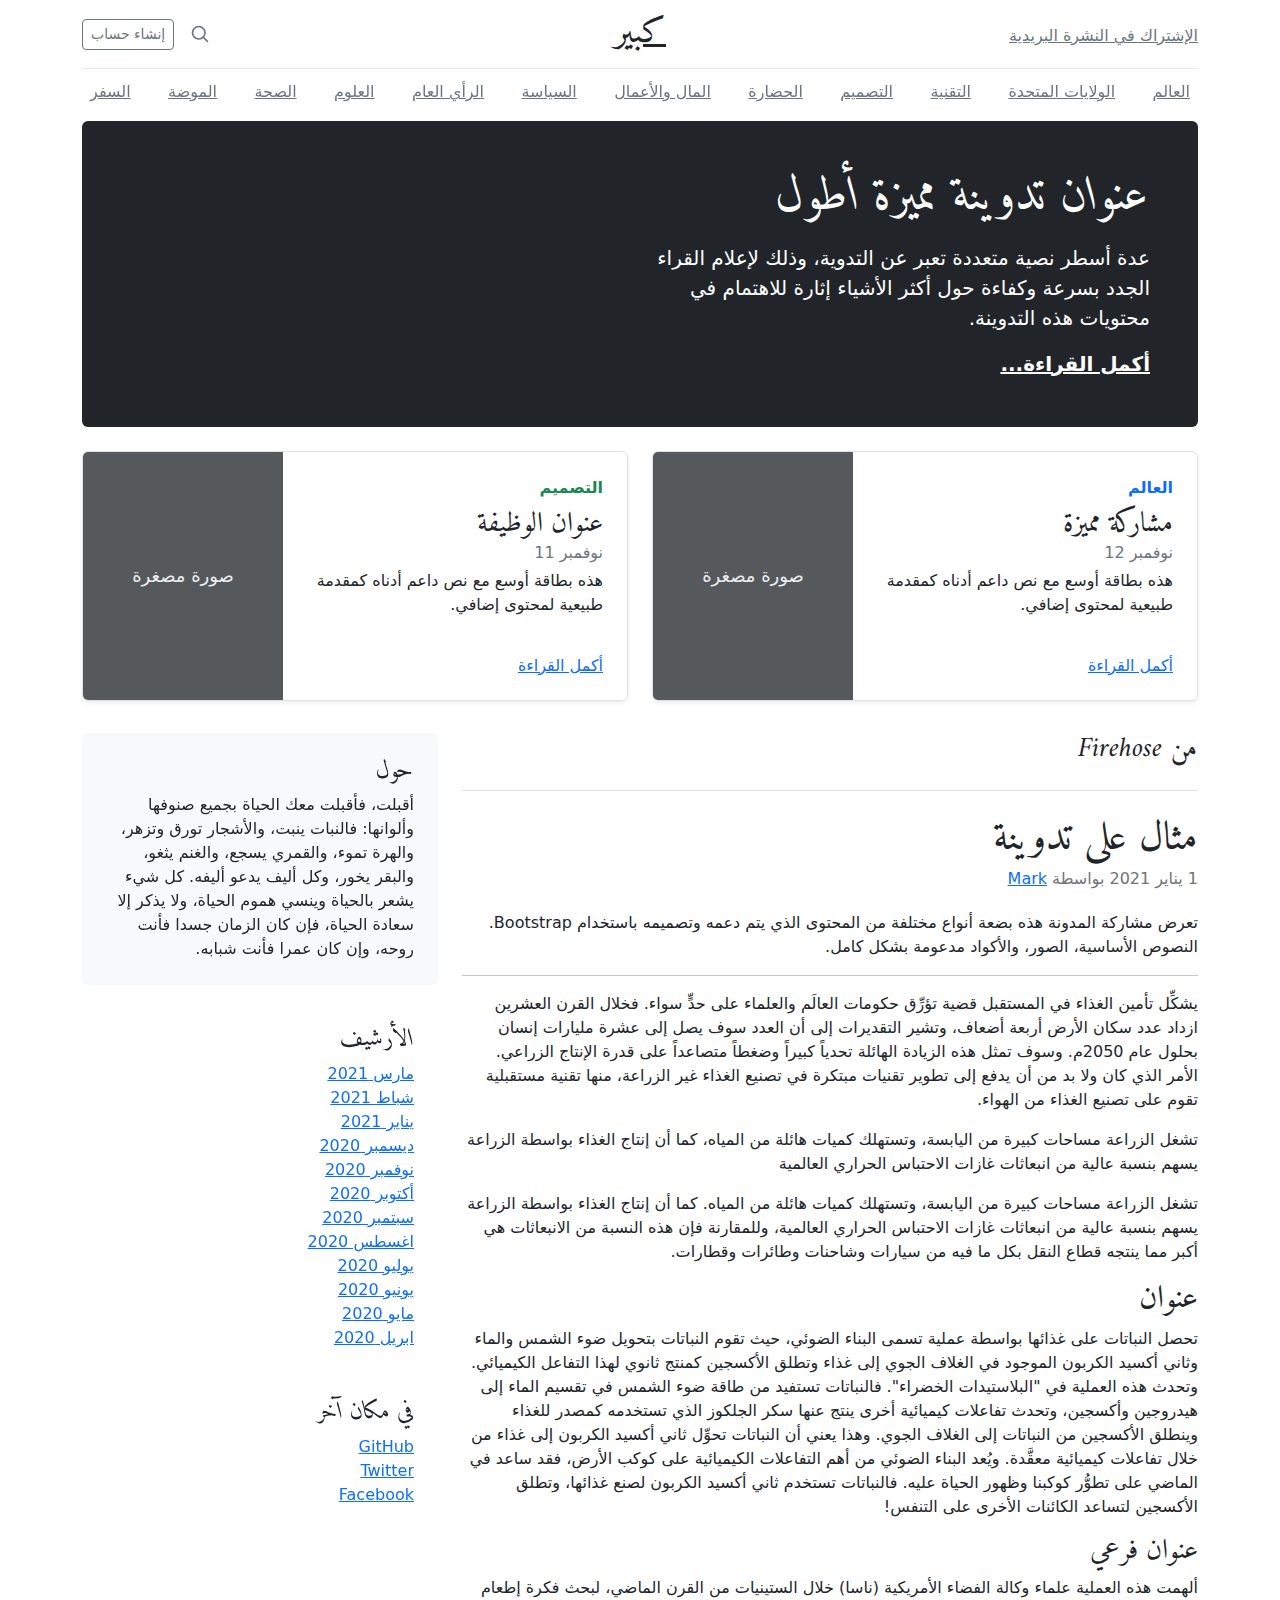
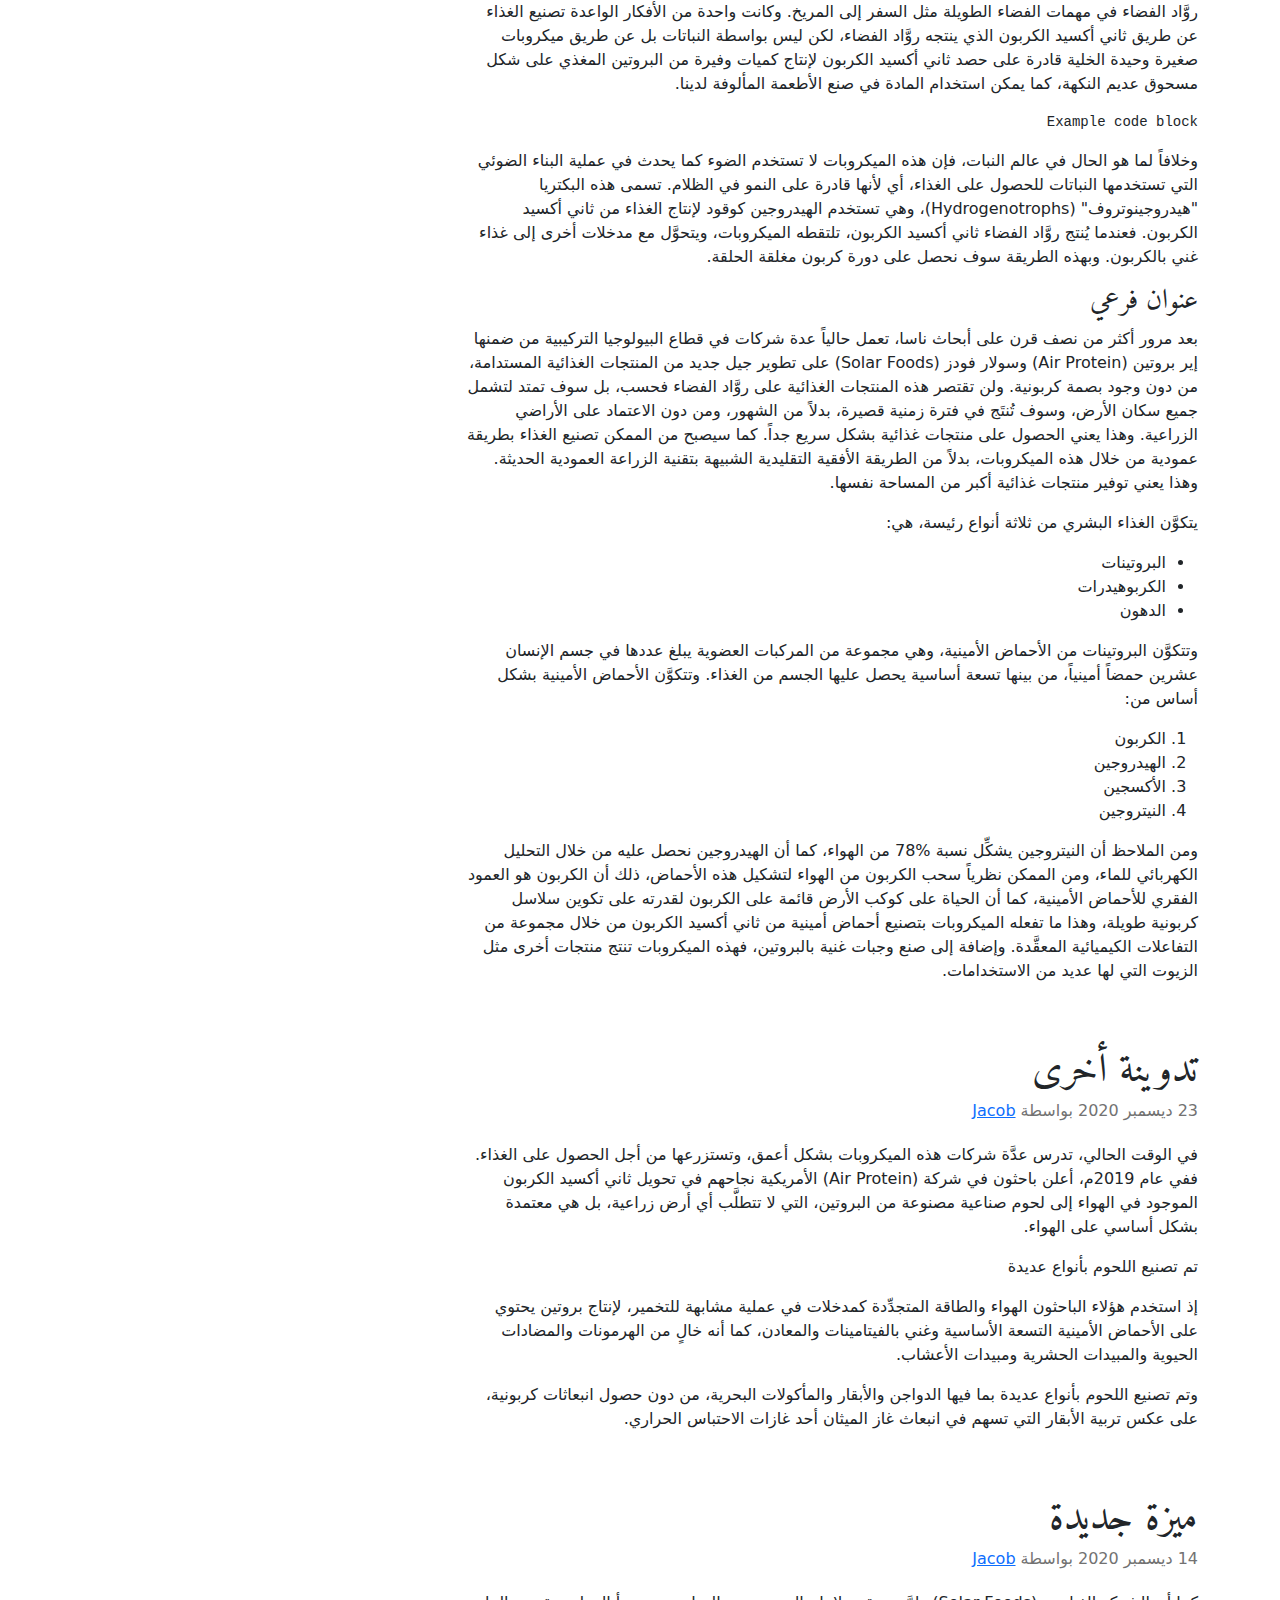
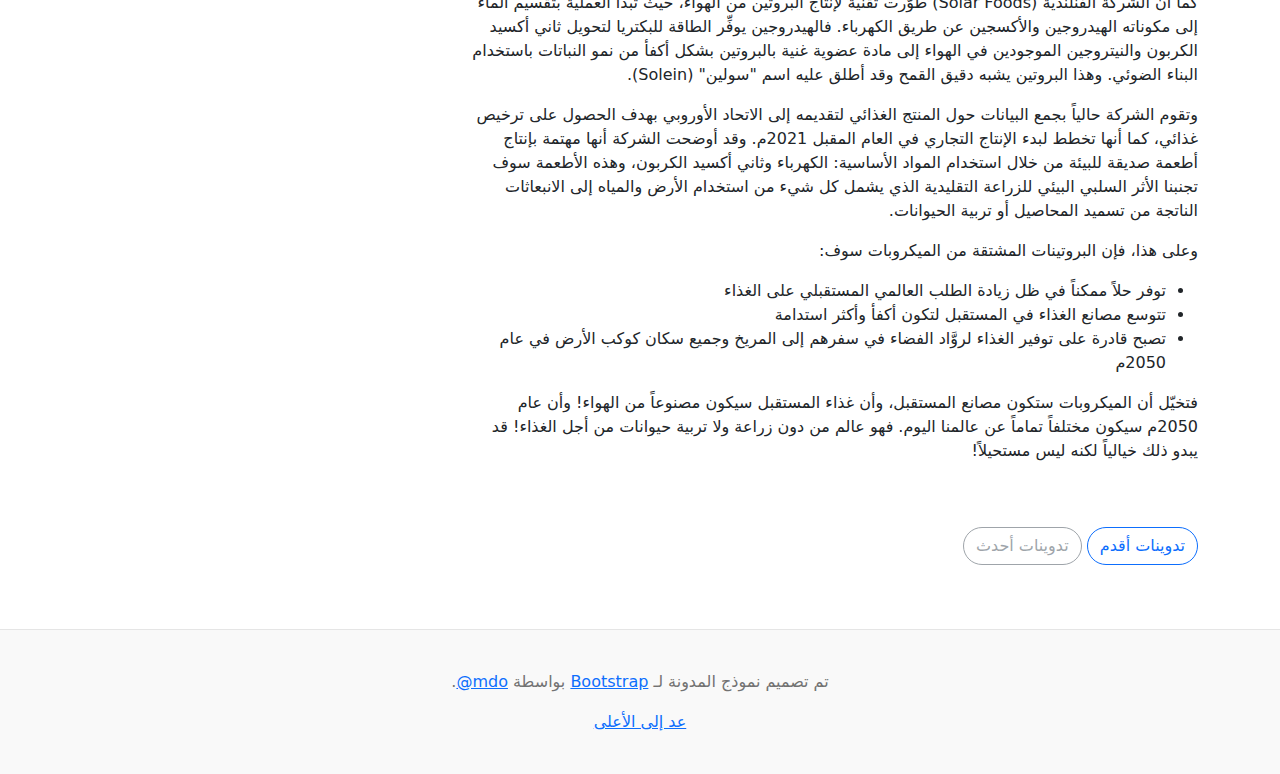
<file: bootstrap-5.2.2-examples/blog-rtl/index.html>
<!doctype html>
<html lang="ar" dir="rtl">
  <head>
    <meta charset="utf-8">
    <meta name="viewport" content="width=device-width, initial-scale=1">
    <meta name="description" content="">
    <meta name="author" content="Mark Otto, Jacob Thornton, and Bootstrap contributors">
    <meta name="generator" content="Hugo 0.104.2">
    <title>قالب المدونة · Bootstrap v5.2</title>

    <link rel="canonical" href="https://getbootstrap.com/docs/5.2/examples/blog-rtl/">

    

    

<link href="../assets/dist/css/bootstrap.rtl.min.css" rel="stylesheet">

    <style>
      .bd-placeholder-img {
        font-size: 1.125rem;
        text-anchor: middle;
        -webkit-user-select: none;
        -moz-user-select: none;
        user-select: none;
      }

      @media (min-width: 768px) {
        .bd-placeholder-img-lg {
          font-size: 3.5rem;
        }
      }

      .b-example-divider {
        height: 3rem;
        background-color: rgba(0, 0, 0, .1);
        border: solid rgba(0, 0, 0, .15);
        border-width: 1px 0;
        box-shadow: inset 0 .5em 1.5em rgba(0, 0, 0, .1), inset 0 .125em .5em rgba(0, 0, 0, .15);
      }

      .b-example-vr {
        flex-shrink: 0;
        width: 1.5rem;
        height: 100vh;
      }

      .bi {
        vertical-align: -.125em;
        fill: currentColor;
      }

      .nav-scroller {
        position: relative;
        z-index: 2;
        height: 2.75rem;
        overflow-y: hidden;
      }

      .nav-scroller .nav {
        display: flex;
        flex-wrap: nowrap;
        padding-bottom: 1rem;
        margin-top: -1px;
        overflow-x: auto;
        text-align: center;
        white-space: nowrap;
        -webkit-overflow-scrolling: touch;
      }
    </style>

    
    <!-- Custom styles for this template -->
    <link href="https://fonts.googleapis.com/css?family=Amiri:wght@400;700&amp;display=swap" rel="stylesheet">
    <!-- Custom styles for this template -->
    <link href="../blog/blog.rtl.css" rel="stylesheet">
  </head>
  <body>
    
<div class="container">
  <header class="blog-header lh-1 py-3">
    <div class="row flex-nowrap justify-content-between align-items-center">
      <div class="col-4 pt-1">
        <a class="link-secondary" href="#">الإشتراك في النشرة البريدية</a>
      </div>
      <div class="col-4 text-center">
        <a class="blog-header-logo text-dark" href="#">كبير</a>
      </div>
      <div class="col-4 d-flex justify-content-end align-items-center">
        <a class="link-secondary" href="#" aria-label="بحث">
          <svg xmlns="http://www.w3.org/2000/svg" width="20" height="20" fill="none" stroke="currentColor" stroke-linecap="round" stroke-linejoin="round" stroke-width="2" class="mx-3" role="img" viewBox="0 0 24 24"><title>بحث</title><circle cx="10.5" cy="10.5" r="7.5"/><path d="M21 21l-5.2-5.2"/></svg>
        </a>
        <a class="btn btn-sm btn-outline-secondary" href="#">إنشاء حساب</a>
      </div>
    </div>
  </header>

  <div class="nav-scroller py-1 mb-2">
    <nav class="nav d-flex justify-content-between">
      <a class="p-2 link-secondary" href="#">العالم</a>
      <a class="p-2 link-secondary" href="#">الولايات المتحدة</a>
      <a class="p-2 link-secondary" href="#">التقنية</a>
      <a class="p-2 link-secondary" href="#">التصميم</a>
      <a class="p-2 link-secondary" href="#">الحضارة</a>
      <a class="p-2 link-secondary" href="#">المال والأعمال</a>
      <a class="p-2 link-secondary" href="#">السياسة</a>
      <a class="p-2 link-secondary" href="#">الرأي العام</a>
      <a class="p-2 link-secondary" href="#">العلوم</a>
      <a class="p-2 link-secondary" href="#">الصحة</a>
      <a class="p-2 link-secondary" href="#">الموضة</a>
      <a class="p-2 link-secondary" href="#">السفر</a>
    </nav>
  </div>
</div>

<main class="container">
  <div class="p-4 p-md-5 mb-4 rounded text-bg-dark">
    <div class="col-md-6 px-0">
      <h1 class="display-4 fst-italic">عنوان تدوينة مميزة أطول</h1>
      <p class="lead my-3">عدة أسطر نصية متعددة تعبر عن التدوية، وذلك لإعلام القراء الجدد بسرعة وكفاءة حول أكثر الأشياء إثارة للاهتمام في محتويات هذه التدوينة.</p>
      <p class="lead mb-0"><a href="#" class="text-white fw-bold">أكمل القراءة...</a></p>
    </div>
  </div>

  <div class="row mb-2">
    <div class="col-md-6">
      <div class="row g-0 border rounded overflow-hidden flex-md-row mb-4 shadow-sm h-md-250 position-relative">
        <div class="col p-4 d-flex flex-column position-static">
          <strong class="d-inline-block mb-2 text-primary">العالم</strong>
          <h3 class="mb-0">مشاركة مميزة</h3>
          <div class="mb-1 text-muted">نوفمبر 12</div>
          <p class="card-text mb-auto">هذه بطاقة أوسع مع نص داعم أدناه كمقدمة طبيعية لمحتوى إضافي.</p>
          <a href="#" class="stretched-link">أكمل القراءة</a>
        </div>
        <div class="col-auto d-none d-lg-block">
          <svg class="bd-placeholder-img" width="200" height="250" xmlns="http://www.w3.org/2000/svg" role="img" aria-label="Placeholder: صورة مصغرة" preserveAspectRatio="xMidYMid slice" focusable="false"><title>Placeholder</title><rect width="100%" height="100%" fill="#55595c"/><text x="50%" y="50%" fill="#eceeef" dy=".3em">صورة مصغرة</text></svg>

        </div>
      </div>
    </div>
    <div class="col-md-6">
      <div class="row g-0 border rounded overflow-hidden flex-md-row mb-4 shadow-sm h-md-250 position-relative">
        <div class="col p-4 d-flex flex-column position-static">
          <strong class="d-inline-block mb-2 text-success">التصميم</strong>
          <h3 class="mb-0">عنوان الوظيفة</h3>
          <div class="mb-1 text-muted">نوفمبر 11</div>
          <p class="mb-auto">هذه بطاقة أوسع مع نص داعم أدناه كمقدمة طبيعية لمحتوى إضافي.</p>
          <a href="#" class="stretched-link">أكمل القراءة</a>
        </div>
        <div class="col-auto d-none d-lg-block">
          <svg class="bd-placeholder-img" width="200" height="250" xmlns="http://www.w3.org/2000/svg" role="img" aria-label="Placeholder: صورة مصغرة" preserveAspectRatio="xMidYMid slice" focusable="false"><title>Placeholder</title><rect width="100%" height="100%" fill="#55595c"/><text x="50%" y="50%" fill="#eceeef" dy=".3em">صورة مصغرة</text></svg>

        </div>
      </div>
    </div>
  </div>

  <div class="row">
    <div class="col-md-8">
      <h3 class="pb-4 mb-4 fst-italic border-bottom">
        من Firehose
      </h3>

      <article class="blog-post">
        <h2 class="blog-post-title mb-1">مثال على تدوينة</h2>
        <p class="blog-post-meta">1 يناير 2021 بواسطة <a href="#"> Mark </a></p>

        <p>تعرض مشاركة المدونة هذه بضعة أنواع مختلفة من المحتوى الذي يتم دعمه وتصميمه باستخدام Bootstrap. النصوص الأساسية، الصور، والأكواد مدعومة بشكل كامل.</p>
        <hr>
        <p>يشكِّل تأمين الغذاء في المستقبل قضية تؤرِّق حكومات العالَم والعلماء على حدٍّ سواء. فخلال القرن العشرين ازداد عدد سكان الأرض أربعة أضعاف، وتشير التقديرات إلى أن العدد سوف يصل إلى عشرة مليارات إنسان بحلول عام 2050م. وسوف تمثل هذه الزيادة الهائلة تحدياً كبيراً وضغطاً متصاعداً على قدرة الإنتاج الزراعي. الأمر الذي كان ولا بد من أن يدفع إلى تطوير تقنيات مبتكرة في تصنيع الغذاء غير الزراعة، منها تقنية مستقبلية تقوم على تصنيع الغذاء من الهواء.</p>
        <blockquote>
          <p>تشغل الزراعة مساحات كبيرة من اليابسة، وتستهلك كميات هائلة من المياه، كما أن إنتاج الغذاء بواسطة الزراعة يسهم بنسبة عالية من انبعاثات غازات الاحتباس الحراري العالمية</p>
        </blockquote>
        <p>تشغل الزراعة مساحات كبيرة من اليابسة، وتستهلك كميات هائلة من المياه. كما أن إنتاج الغذاء بواسطة الزراعة يسهم بنسبة عالية من انبعاثات غازات الاحتباس الحراري العالمية، وللمقارنة فإن هذه النسبة من الانبعاثات هي أكبر مما ينتجه قطاع النقل بكل ما فيه من سيارات وشاحنات وطائرات وقطارات.</p>
        <h2>عنوان</h2>
        <p>تحصل النباتات على غذائها بواسطة عملية تسمى البناء الضوئي، حيث تقوم النباتات بتحويل ضوء الشمس والماء وثاني أكسيد الكربون الموجود في الغلاف الجوي إلى غذاء وتطلق الأكسجين كمنتج ثانوي لهذا التفاعل الكيميائي. وتحدث هذه العملية في "البلاستيدات الخضراء". فالنباتات تستفيد من طاقة ضوء الشمس في تقسيم الماء إلى هيدروجين وأكسجين، وتحدث تفاعلات كيميائية أخرى ينتج عنها سكر الجلكوز الذي تستخدمه كمصدر للغذاء وينطلق الأكسجين من النباتات إلى الغلاف الجوي. وهذا يعني أن النباتات تحوِّل ثاني أكسيد الكربون إلى غذاء من خلال تفاعلات كيميائية معقَّدة. ويُعد البناء الضوئي من أهم التفاعلات الكيميائية على كوكب الأرض، فقد ساعد في الماضي على تطوُّر كوكبنا وظهور الحياة عليه. فالنباتات تستخدم ثاني أكسيد الكربون لصنع غذائها، وتطلق الأكسجين لتساعد الكائنات الأخرى على التنفس!</p>
        <h3>عنوان فرعي</h3>
        <p>ألهمت هذه العملية علماء وكالة الفضاء الأمريكية (ناسا) خلال الستينيات من القرن الماضي، لبحث فكرة إطعام روَّاد الفضاء في مهمات الفضاء الطويلة مثل السفر إلى المريخ. وكانت واحدة من الأفكار الواعدة تصنيع الغذاء عن طريق ثاني أكسيد الكربون الذي ينتجه روَّاد الفضاء، لكن ليس بواسطة النباتات بل عن طريق ميكروبات صغيرة وحيدة الخلية قادرة على حصد ثاني أكسيد الكربون لإنتاج كميات وفيرة من البروتين المغذي على شكل مسحوق عديم النكهة، كما يمكن استخدام المادة في صنع الأطعمة المألوفة لدينا.</p>
        <pre><code>Example code block</code></pre>
        <p>وخلافاً لما هو الحال في عالم النبات، فإن هذه الميكروبات لا تستخدم الضوء كما يحدث في عملية البناء الضوئي التي تستخدمها النباتات للحصول على الغذاء، أي لأنها قادرة على النمو في الظلام. تسمى هذه البكتريا "هيدروجينوتروف" (Hydrogenotrophs)، وهي تستخدم الهيدروجين كوقود لإنتاج الغذاء من ثاني أكسيد الكربون. فعندما يُنتج روَّاد الفضاء ثاني أكسيد الكربون، تلتقطه الميكروبات، ويتحوَّل مع مدخلات أخرى إلى غذاء غني بالكربون. وبهذه الطريقة سوف نحصل على دورة كربون مغلقة الحلقة.</p>
        <h3>عنوان فرعي</h3>
        <p>بعد مرور أكثر من نصف قرن على أبحاث ناسا، تعمل حالياً عدة شركات في قطاع البيولوجيا التركيبية من ضمنها إير بروتين (Air Protein) وسولار فودز (Solar Foods) على تطوير جيل جديد من المنتجات الغذائية المستدامة، من دون وجود بصمة كربونية. ولن تقتصر هذه المنتجات الغذائية على روَّاد الفضاء فحسب، بل سوف تمتد لتشمل جميع سكان الأرض، وسوف تُنتَج في فترة زمنية قصيرة، بدلاً من الشهور، ومن دون الاعتماد على الأراضي الزراعية. وهذا يعني الحصول على منتجات غذائية بشكل سريع جداً. كما سيصبح من الممكن تصنيع الغذاء بطريقة عمودية من خلال هذه الميكروبات، بدلاً من الطريقة الأفقية التقليدية الشبيهة بتقنية الزراعة العمودية الحديثة. وهذا يعني توفير منتجات غذائية أكبر من المساحة نفسها.</p>
        <p>يتكوَّن الغذاء البشري من ثلاثة أنواع رئيسة، هي:</p>
        <ul>
          <li>البروتينات</li>
          <li>الكربوهيدرات</li>
          <li>الدهون</li>
        </ul>
        <p>وتتكوَّن البروتينات من الأحماض الأمينية، وهي مجموعة من المركبات العضوية يبلغ عددها في جسم الإنسان عشرين حمضاً أمينياً، من بينها تسعة أساسية يحصل عليها الجسم من الغذاء. وتتكوَّن الأحماض الأمينية بشكل أساس من:</p>
        <ol>
          <li>الكربون</li>
          <li>الهيدروجين</li>
          <li>الأكسجين</li>
          <li>النيتروجين</li>
        </ol>
        <p>ومن الملاحظ أن النيتروجين يشكِّل نسبة %78 من الهواء، كما أن الهيدروجين نحصل عليه من خلال التحليل الكهربائي للماء، ومن الممكن نظرياً سحب الكربون من الهواء لتشكيل هذه الأحماض، ذلك أن الكربون هو العمود الفقري للأحماض الأمينية، كما أن الحياة على كوكب الأرض قائمة على الكربون لقدرته على تكوين سلاسل كربونية طويلة، وهذا ما تفعله الميكروبات بتصنيع أحماض أمينية من ثاني أكسيد الكربون من خلال مجموعة من التفاعلات الكيميائية المعقَّدة. وإضافة إلى صنع وجبات غنية بالبروتين، فهذه الميكروبات تنتج منتجات أخرى مثل الزيوت التي لها عديد من الاستخدامات.</p>
      </article>

      <article class="blog-post">
        <h2 class="blog-post-title mb-1">تدوينة أخرى</h2>
        <p class="blog-post-meta">23 ديسمبر 2020 بواسطة <a href="#">Jacob</a></p>

        <p>في الوقت الحالي، تدرس عدَّة شركات هذه الميكروبات بشكل أعمق، وتستزرعها من أجل الحصول على الغذاء. ففي عام 2019م، أعلن باحثون في شركة (Air Protein) الأمريكية نجاحهم في تحويل ثاني أكسيد الكربون الموجود في الهواء إلى لحوم صناعية مصنوعة من البروتين، التي لا تتطلَّب أي أرض زراعية، بل هي معتمدة بشكل أساسي على الهواء.</p>
        <blockquote>
          <p>تم تصنيع اللحوم بأنواع عديدة</p>
        </blockquote>
        <p>إذ استخدم هؤلاء الباحثون الهواء والطاقة المتجدِّدة كمدخلات في عملية مشابهة للتخمير، لإنتاج بروتين يحتوي على الأحماض الأمينية التسعة الأساسية وغني بالفيتامينات والمعادن، كما أنه خالٍ من الهرمونات والمضادات الحيوية والمبيدات الحشرية ومبيدات الأعشاب.</p>
        <p> وتم تصنيع اللحوم بأنواع عديدة بما فيها الدواجن والأبقار والمأكولات البحرية، من دون حصول انبعاثات كربونية، على عكس تربية الأبقار التي تسهم في انبعاث غاز الميثان أحد غازات الاحتباس الحراري.</p>
      </article>

      <article class="blog-post">
        <h2 class="blog-post-title mb-1">ميزة جديدة</h2>
        <p class="blog-post-meta">14 ديسمبر 2020 بواسطة <a href="#">Jacob</a></p>

        <p>كما أن الشركة الفنلندية (Solar Foods) طوَّرت تقنية لإنتاج البروتين من الهواء، حيث تبدأ العملية بتقسيم الماء إلى مكوناته الهيدروجين والأكسجين عن طريق الكهرباء. فالهيدروجين يوفِّر الطاقة للبكتريا لتحويل ثاني أكسيد الكربون والنيتروجين الموجودين في الهواء إلى مادة عضوية غنية بالبروتين بشكل أكفأ من نمو النباتات باستخدام البناء الضوئي. وهذا البروتين يشبه دقيق القمح وقد أطلق عليه اسم "سولين" (Solein).</p>
        <p>وتقوم الشركة حالياً بجمع البيانات حول المنتج الغذائي لتقديمه إلى الاتحاد الأوروبي بهدف الحصول على ترخيص غذائي، كما أنها تخطط لبدء الإنتاج التجاري في العام المقبل 2021م. وقد أوضحت الشركة أنها مهتمة بإنتاج أطعمة صديقة للبيئة من خلال استخدام المواد الأساسية: الكهرباء وثاني أكسيد الكربون، وهذه الأطعمة سوف تجنبنا الأثر السلبي البيئي للزراعة التقليدية الذي يشمل كل شيء من استخدام الأرض والمياه إلى الانبعاثات الناتجة من تسميد المحاصيل أو تربية الحيوانات.</p>
        <p>وعلى هذا، فإن البروتينات المشتقة من الميكروبات سوف:</p>
        <ul>
          <li>توفر حلاً ممكناً في ظل زيادة الطلب العالمي المستقبلي على الغذاء</li>
          <li>تتوسع مصانع الغذاء في المستقبل لتكون أكفأ وأكثر استدامة</li>
          <li>تصبح قادرة على توفير الغذاء لروَّاد الفضاء في سفرهم إلى المريخ وجميع سكان كوكب الأرض في عام 2050م</li>
        </ul>
        <p>فتخيّل أن الميكروبات ستكون مصانع المستقبل، وأن غذاء المستقبل سيكون مصنوعاً من الهواء! وأن عام 2050م سيكون مختلفاً تماماً عن عالمنا اليوم. فهو عالم من دون زراعة ولا تربية حيوانات من أجل الغذاء! قد يبدو ذلك خيالياً لكنه ليس مستحيلاً!</p>
      </article>

      <nav class="blog-pagination" aria-label="Pagination">
        <a class="btn btn-outline-primary rounded-pill" href="#">تدوينات أقدم</a>
        <a class="btn btn-outline-secondary rounded-pill disabled">تدوينات أحدث</a>
      </nav>

    </div>

    <div class="col-md-4">
      <div class="position-sticky" style="top: 2rem;">
        <div class="p-4 mb-3 bg-light rounded">
          <h4 class="fst-italic">حول</h4>
          <p class="mb-0">أقبلت، فأقبلت معك الحياة بجميع صنوفها وألوانها: فالنبات ينبت، والأشجار تورق وتزهر، والهرة تموء، والقمري يسجع، والغنم يثغو، والبقر يخور، وكل أليف يدعو أليفه. كل شيء يشعر بالحياة وينسي هموم الحياة، ولا يذكر إلا سعادة الحياة، فإن كان الزمان جسدا فأنت روحه، وإن كان عمرا فأنت شبابه.</p>
        </div>

        <div class="p-4">
          <h4 class="fst-italic">الأرشيف</h4>
          <ol class="list-unstyled mb-0">
            <li><a href="#">مارس 2021</a></li>
            <li><a href="#">شباط 2021</a></li>
            <li><a href="#">يناير 2021</a></li>
            <li><a href="#">ديسمبر 2020</a></li>
            <li><a href="#">نوفمبر 2020</a></li>
            <li><a href="#">أكتوبر 2020</a></li>
            <li><a href="#">سبتمبر 2020</a></li>
            <li><a href="#">اغسطس 2020</a></li>
            <li><a href="#">يوليو 2020</a></li>
            <li><a href="#">يونيو 2020</a></li>
            <li><a href="#">مايو 2020</a></li>
            <li><a href="#">ابريل 2020</a></li>
          </ol>
        </div>

        <div class="p-4">
          <h4 class="fst-italic">في مكان آخر</h4>
          <ol class="list-unstyled">
            <li><a href="#">GitHub</a></li>
            <li><a href="#">Twitter</a></li>
            <li><a href="#">Facebook</a></li>
          </ol>
        </div>
      </div>
    </div>
  </div>

</main>

<footer class="blog-footer">
  <p>تم تصميم نموذج المدونة لـ <a href="https://getbootstrap.com/">Bootstrap</a> بواسطة <a href="https://twitter.com/mdo"><bdi lang="en" dir="ltr">@mdo</bdi></a>.</p>
  <p>
    <a href="#">عد إلى الأعلى</a>
  </p>
</footer>


    
  </body>
</html>
</file>
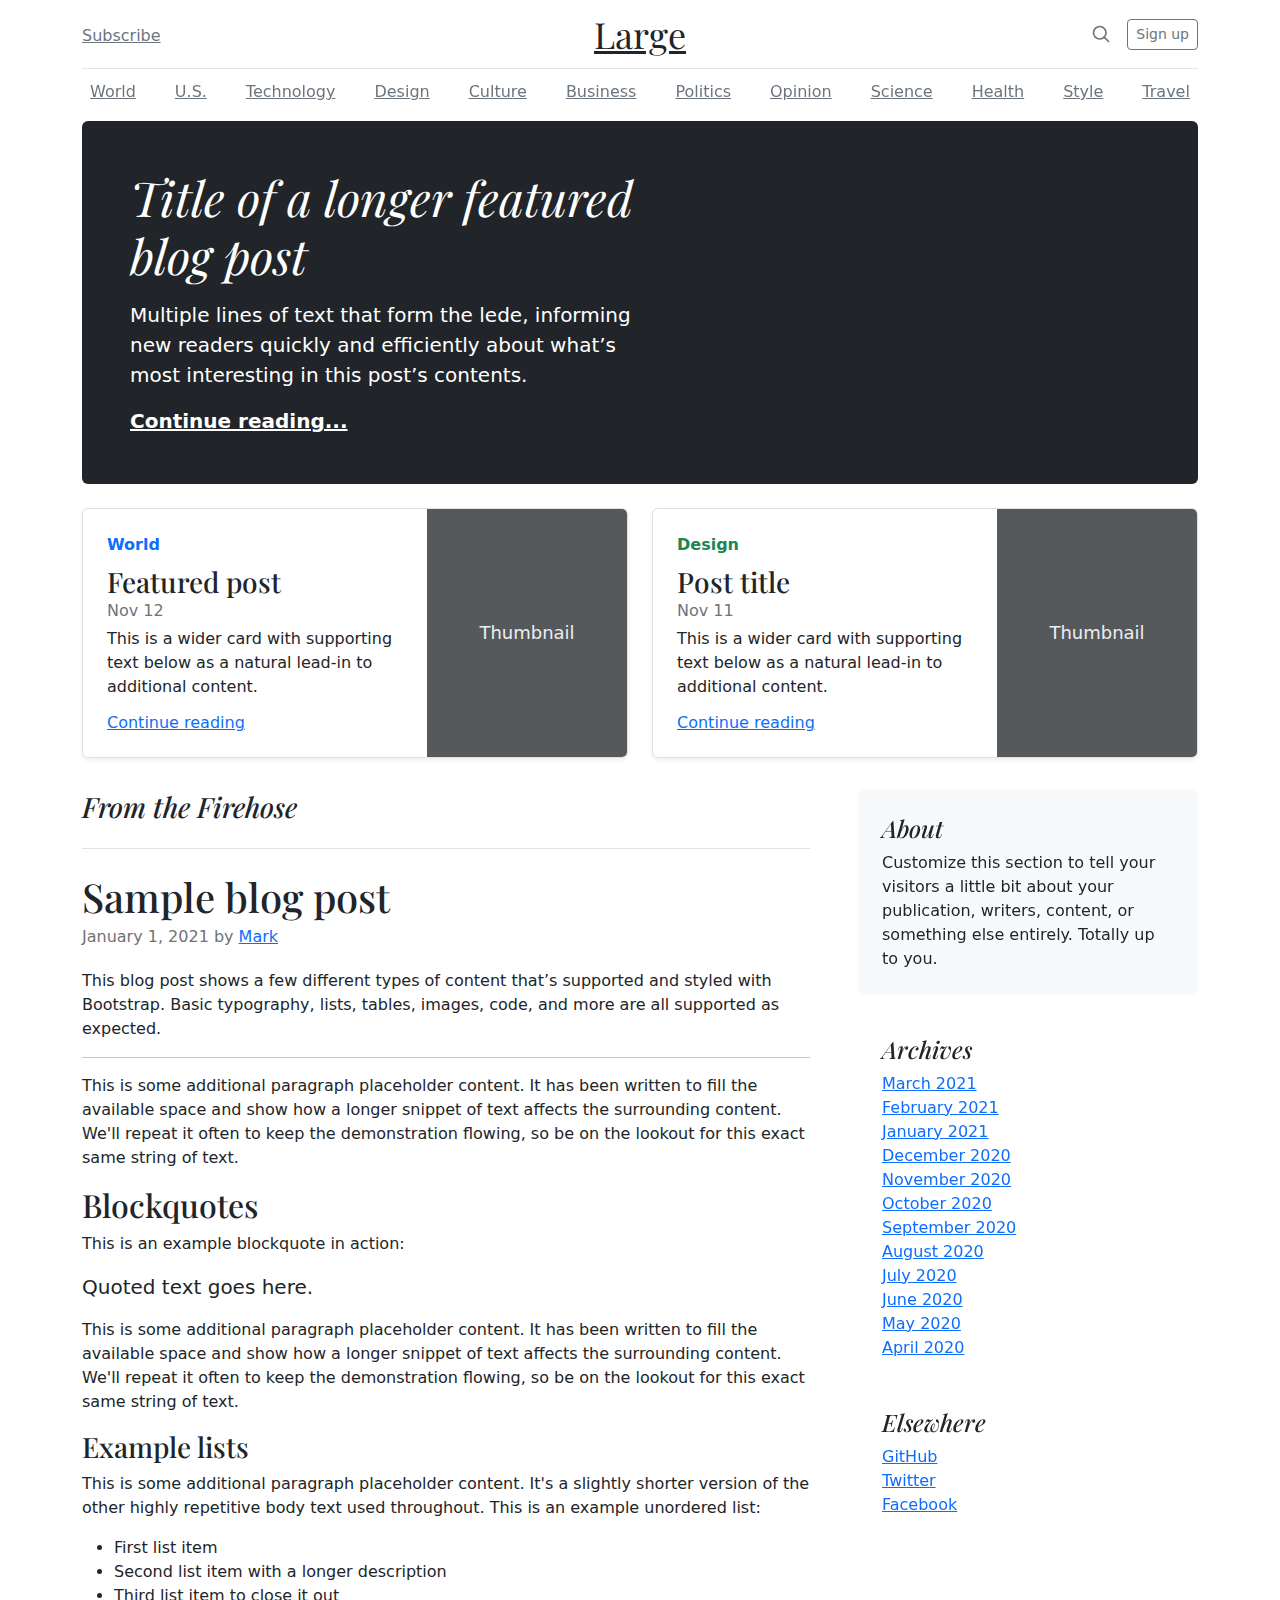
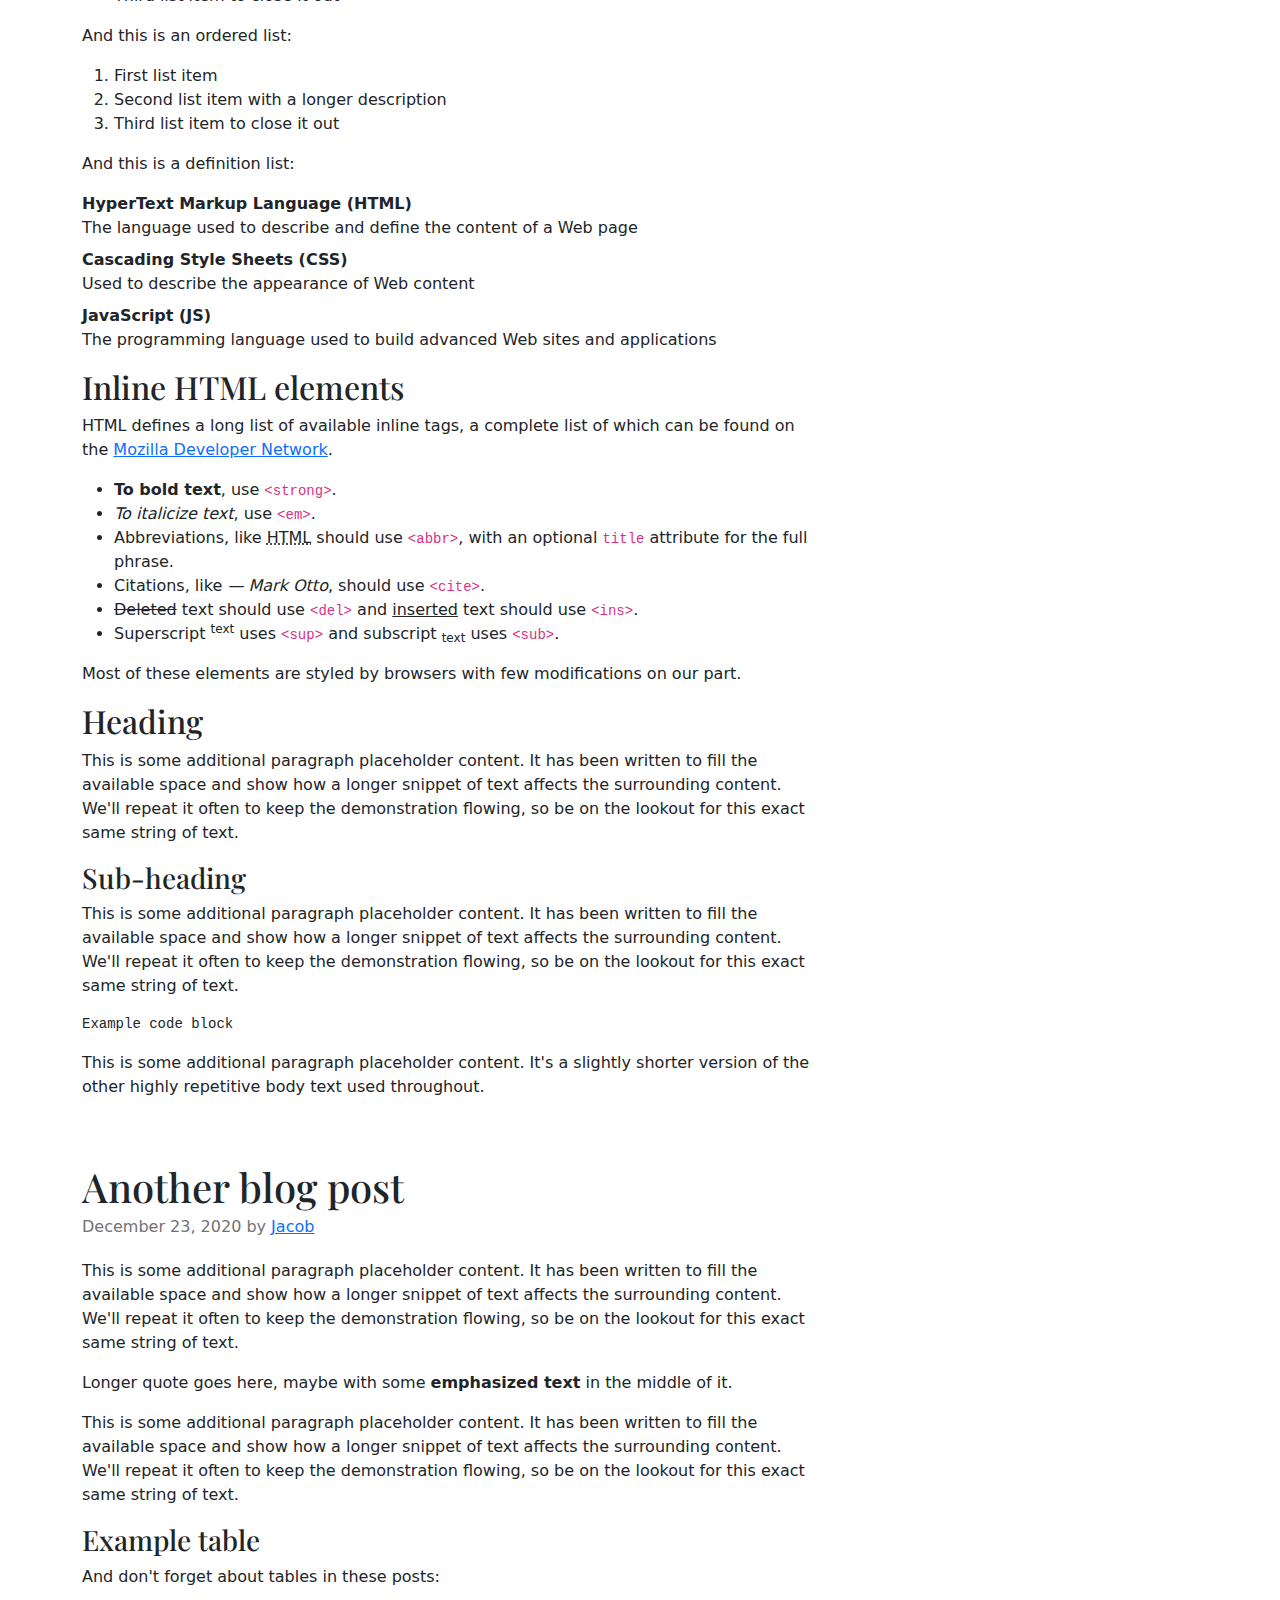
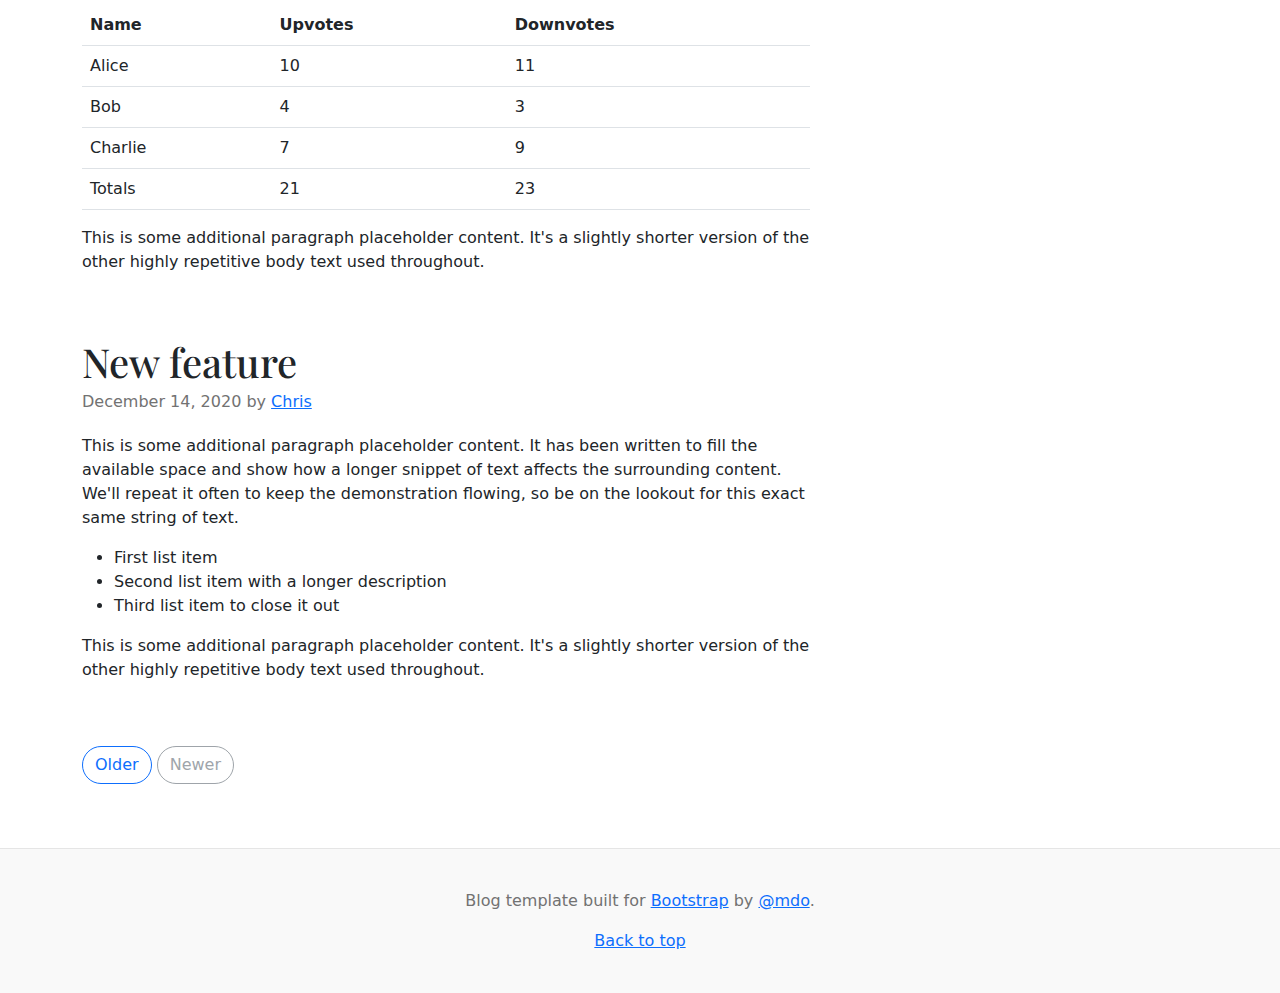
<file: bootstrap-5.2.2-examples/blog/index.html>
<!doctype html>
<html lang="en">
  <head>
    <meta charset="utf-8">
    <meta name="viewport" content="width=device-width, initial-scale=1">
    <meta name="description" content="">
    <meta name="author" content="Mark Otto, Jacob Thornton, and Bootstrap contributors">
    <meta name="generator" content="Hugo 0.104.2">
    <title>Blog Template · Bootstrap v5.2</title>

    <link rel="canonical" href="https://getbootstrap.com/docs/5.2/examples/blog/">

    

    

<link href="../assets/dist/css/bootstrap.min.css" rel="stylesheet">

    <style>
      .bd-placeholder-img {
        font-size: 1.125rem;
        text-anchor: middle;
        -webkit-user-select: none;
        -moz-user-select: none;
        user-select: none;
      }

      @media (min-width: 768px) {
        .bd-placeholder-img-lg {
          font-size: 3.5rem;
        }
      }

      .b-example-divider {
        height: 3rem;
        background-color: rgba(0, 0, 0, .1);
        border: solid rgba(0, 0, 0, .15);
        border-width: 1px 0;
        box-shadow: inset 0 .5em 1.5em rgba(0, 0, 0, .1), inset 0 .125em .5em rgba(0, 0, 0, .15);
      }

      .b-example-vr {
        flex-shrink: 0;
        width: 1.5rem;
        height: 100vh;
      }

      .bi {
        vertical-align: -.125em;
        fill: currentColor;
      }

      .nav-scroller {
        position: relative;
        z-index: 2;
        height: 2.75rem;
        overflow-y: hidden;
      }

      .nav-scroller .nav {
        display: flex;
        flex-wrap: nowrap;
        padding-bottom: 1rem;
        margin-top: -1px;
        overflow-x: auto;
        text-align: center;
        white-space: nowrap;
        -webkit-overflow-scrolling: touch;
      }
    </style>

    
    <!-- Custom styles for this template -->
    <link href="https://fonts.googleapis.com/css?family=Playfair&#43;Display:700,900&amp;display=swap" rel="stylesheet">
    <!-- Custom styles for this template -->
    <link href="blog.css" rel="stylesheet">
  </head>
  <body>
    
<div class="container">
  <header class="blog-header lh-1 py-3">
    <div class="row flex-nowrap justify-content-between align-items-center">
      <div class="col-4 pt-1">
        <a class="link-secondary" href="#">Subscribe</a>
      </div>
      <div class="col-4 text-center">
        <a class="blog-header-logo text-dark" href="#">Large</a>
      </div>
      <div class="col-4 d-flex justify-content-end align-items-center">
        <a class="link-secondary" href="#" aria-label="Search">
          <svg xmlns="http://www.w3.org/2000/svg" width="20" height="20" fill="none" stroke="currentColor" stroke-linecap="round" stroke-linejoin="round" stroke-width="2" class="mx-3" role="img" viewBox="0 0 24 24"><title>Search</title><circle cx="10.5" cy="10.5" r="7.5"/><path d="M21 21l-5.2-5.2"/></svg>
        </a>
        <a class="btn btn-sm btn-outline-secondary" href="#">Sign up</a>
      </div>
    </div>
  </header>

  <div class="nav-scroller py-1 mb-2">
    <nav class="nav d-flex justify-content-between">
      <a class="p-2 link-secondary" href="#">World</a>
      <a class="p-2 link-secondary" href="#">U.S.</a>
      <a class="p-2 link-secondary" href="#">Technology</a>
      <a class="p-2 link-secondary" href="#">Design</a>
      <a class="p-2 link-secondary" href="#">Culture</a>
      <a class="p-2 link-secondary" href="#">Business</a>
      <a class="p-2 link-secondary" href="#">Politics</a>
      <a class="p-2 link-secondary" href="#">Opinion</a>
      <a class="p-2 link-secondary" href="#">Science</a>
      <a class="p-2 link-secondary" href="#">Health</a>
      <a class="p-2 link-secondary" href="#">Style</a>
      <a class="p-2 link-secondary" href="#">Travel</a>
    </nav>
  </div>
</div>

<main class="container">
  <div class="p-4 p-md-5 mb-4 rounded text-bg-dark">
    <div class="col-md-6 px-0">
      <h1 class="display-4 fst-italic">Title of a longer featured blog post</h1>
      <p class="lead my-3">Multiple lines of text that form the lede, informing new readers quickly and efficiently about what’s most interesting in this post’s contents.</p>
      <p class="lead mb-0"><a href="#" class="text-white fw-bold">Continue reading...</a></p>
    </div>
  </div>

  <div class="row mb-2">
    <div class="col-md-6">
      <div class="row g-0 border rounded overflow-hidden flex-md-row mb-4 shadow-sm h-md-250 position-relative">
        <div class="col p-4 d-flex flex-column position-static">
          <strong class="d-inline-block mb-2 text-primary">World</strong>
          <h3 class="mb-0">Featured post</h3>
          <div class="mb-1 text-muted">Nov 12</div>
          <p class="card-text mb-auto">This is a wider card with supporting text below as a natural lead-in to additional content.</p>
          <a href="#" class="stretched-link">Continue reading</a>
        </div>
        <div class="col-auto d-none d-lg-block">
          <svg class="bd-placeholder-img" width="200" height="250" xmlns="http://www.w3.org/2000/svg" role="img" aria-label="Placeholder: Thumbnail" preserveAspectRatio="xMidYMid slice" focusable="false"><title>Placeholder</title><rect width="100%" height="100%" fill="#55595c"/><text x="50%" y="50%" fill="#eceeef" dy=".3em">Thumbnail</text></svg>

        </div>
      </div>
    </div>
    <div class="col-md-6">
      <div class="row g-0 border rounded overflow-hidden flex-md-row mb-4 shadow-sm h-md-250 position-relative">
        <div class="col p-4 d-flex flex-column position-static">
          <strong class="d-inline-block mb-2 text-success">Design</strong>
          <h3 class="mb-0">Post title</h3>
          <div class="mb-1 text-muted">Nov 11</div>
          <p class="mb-auto">This is a wider card with supporting text below as a natural lead-in to additional content.</p>
          <a href="#" class="stretched-link">Continue reading</a>
        </div>
        <div class="col-auto d-none d-lg-block">
          <svg class="bd-placeholder-img" width="200" height="250" xmlns="http://www.w3.org/2000/svg" role="img" aria-label="Placeholder: Thumbnail" preserveAspectRatio="xMidYMid slice" focusable="false"><title>Placeholder</title><rect width="100%" height="100%" fill="#55595c"/><text x="50%" y="50%" fill="#eceeef" dy=".3em">Thumbnail</text></svg>

        </div>
      </div>
    </div>
  </div>

  <div class="row g-5">
    <div class="col-md-8">
      <h3 class="pb-4 mb-4 fst-italic border-bottom">
        From the Firehose
      </h3>

      <article class="blog-post">
        <h2 class="blog-post-title mb-1">Sample blog post</h2>
        <p class="blog-post-meta">January 1, 2021 by <a href="#">Mark</a></p>

        <p>This blog post shows a few different types of content that’s supported and styled with Bootstrap. Basic typography, lists, tables, images, code, and more are all supported as expected.</p>
        <hr>
        <p>This is some additional paragraph placeholder content. It has been written to fill the available space and show how a longer snippet of text affects the surrounding content. We'll repeat it often to keep the demonstration flowing, so be on the lookout for this exact same string of text.</p>
        <h2>Blockquotes</h2>
        <p>This is an example blockquote in action:</p>
        <blockquote class="blockquote">
          <p>Quoted text goes here.</p>
        </blockquote>
        <p>This is some additional paragraph placeholder content. It has been written to fill the available space and show how a longer snippet of text affects the surrounding content. We'll repeat it often to keep the demonstration flowing, so be on the lookout for this exact same string of text.</p>
        <h3>Example lists</h3>
        <p>This is some additional paragraph placeholder content. It's a slightly shorter version of the other highly repetitive body text used throughout. This is an example unordered list:</p>
        <ul>
          <li>First list item</li>
          <li>Second list item with a longer description</li>
          <li>Third list item to close it out</li>
        </ul>
        <p>And this is an ordered list:</p>
        <ol>
          <li>First list item</li>
          <li>Second list item with a longer description</li>
          <li>Third list item to close it out</li>
        </ol>
        <p>And this is a definition list:</p>
        <dl>
          <dt>HyperText Markup Language (HTML)</dt>
          <dd>The language used to describe and define the content of a Web page</dd>
          <dt>Cascading Style Sheets (CSS)</dt>
          <dd>Used to describe the appearance of Web content</dd>
          <dt>JavaScript (JS)</dt>
          <dd>The programming language used to build advanced Web sites and applications</dd>
        </dl>
        <h2>Inline HTML elements</h2>
        <p>HTML defines a long list of available inline tags, a complete list of which can be found on the <a href="https://developer.mozilla.org/en-US/docs/Web/HTML/Element">Mozilla Developer Network</a>.</p>
        <ul>
          <li><strong>To bold text</strong>, use <code class="language-plaintext highlighter-rouge">&lt;strong&gt;</code>.</li>
          <li><em>To italicize text</em>, use <code class="language-plaintext highlighter-rouge">&lt;em&gt;</code>.</li>
          <li>Abbreviations, like <abbr title="HyperText Markup Language">HTML</abbr> should use <code class="language-plaintext highlighter-rouge">&lt;abbr&gt;</code>, with an optional <code class="language-plaintext highlighter-rouge">title</code> attribute for the full phrase.</li>
          <li>Citations, like <cite>— Mark Otto</cite>, should use <code class="language-plaintext highlighter-rouge">&lt;cite&gt;</code>.</li>
          <li><del>Deleted</del> text should use <code class="language-plaintext highlighter-rouge">&lt;del&gt;</code> and <ins>inserted</ins> text should use <code class="language-plaintext highlighter-rouge">&lt;ins&gt;</code>.</li>
          <li>Superscript <sup>text</sup> uses <code class="language-plaintext highlighter-rouge">&lt;sup&gt;</code> and subscript <sub>text</sub> uses <code class="language-plaintext highlighter-rouge">&lt;sub&gt;</code>.</li>
        </ul>
        <p>Most of these elements are styled by browsers with few modifications on our part.</p>
        <h2>Heading</h2>
        <p>This is some additional paragraph placeholder content. It has been written to fill the available space and show how a longer snippet of text affects the surrounding content. We'll repeat it often to keep the demonstration flowing, so be on the lookout for this exact same string of text.</p>
        <h3>Sub-heading</h3>
        <p>This is some additional paragraph placeholder content. It has been written to fill the available space and show how a longer snippet of text affects the surrounding content. We'll repeat it often to keep the demonstration flowing, so be on the lookout for this exact same string of text.</p>
        <pre><code>Example code block</code></pre>
        <p>This is some additional paragraph placeholder content. It's a slightly shorter version of the other highly repetitive body text used throughout.</p>
      </article>

      <article class="blog-post">
        <h2 class="blog-post-title mb-1">Another blog post</h2>
        <p class="blog-post-meta">December 23, 2020 by <a href="#">Jacob</a></p>

        <p>This is some additional paragraph placeholder content. It has been written to fill the available space and show how a longer snippet of text affects the surrounding content. We'll repeat it often to keep the demonstration flowing, so be on the lookout for this exact same string of text.</p>
        <blockquote>
          <p>Longer quote goes here, maybe with some <strong>emphasized text</strong> in the middle of it.</p>
        </blockquote>
        <p>This is some additional paragraph placeholder content. It has been written to fill the available space and show how a longer snippet of text affects the surrounding content. We'll repeat it often to keep the demonstration flowing, so be on the lookout for this exact same string of text.</p>
        <h3>Example table</h3>
        <p>And don't forget about tables in these posts:</p>
        <table class="table">
          <thead>
            <tr>
              <th>Name</th>
              <th>Upvotes</th>
              <th>Downvotes</th>
            </tr>
          </thead>
          <tbody>
            <tr>
              <td>Alice</td>
              <td>10</td>
              <td>11</td>
            </tr>
            <tr>
              <td>Bob</td>
              <td>4</td>
              <td>3</td>
            </tr>
            <tr>
              <td>Charlie</td>
              <td>7</td>
              <td>9</td>
            </tr>
          </tbody>
          <tfoot>
            <tr>
              <td>Totals</td>
              <td>21</td>
              <td>23</td>
            </tr>
          </tfoot>
        </table>

        <p>This is some additional paragraph placeholder content. It's a slightly shorter version of the other highly repetitive body text used throughout.</p>
      </article>

      <article class="blog-post">
        <h2 class="blog-post-title mb-1">New feature</h2>
        <p class="blog-post-meta">December 14, 2020 by <a href="#">Chris</a></p>

        <p>This is some additional paragraph placeholder content. It has been written to fill the available space and show how a longer snippet of text affects the surrounding content. We'll repeat it often to keep the demonstration flowing, so be on the lookout for this exact same string of text.</p>
        <ul>
          <li>First list item</li>
          <li>Second list item with a longer description</li>
          <li>Third list item to close it out</li>
        </ul>
        <p>This is some additional paragraph placeholder content. It's a slightly shorter version of the other highly repetitive body text used throughout.</p>
      </article>

      <nav class="blog-pagination" aria-label="Pagination">
        <a class="btn btn-outline-primary rounded-pill" href="#">Older</a>
        <a class="btn btn-outline-secondary rounded-pill disabled">Newer</a>
      </nav>

    </div>

    <div class="col-md-4">
      <div class="position-sticky" style="top: 2rem;">
        <div class="p-4 mb-3 bg-light rounded">
          <h4 class="fst-italic">About</h4>
          <p class="mb-0">Customize this section to tell your visitors a little bit about your publication, writers, content, or something else entirely. Totally up to you.</p>
        </div>

        <div class="p-4">
          <h4 class="fst-italic">Archives</h4>
          <ol class="list-unstyled mb-0">
            <li><a href="#">March 2021</a></li>
            <li><a href="#">February 2021</a></li>
            <li><a href="#">January 2021</a></li>
            <li><a href="#">December 2020</a></li>
            <li><a href="#">November 2020</a></li>
            <li><a href="#">October 2020</a></li>
            <li><a href="#">September 2020</a></li>
            <li><a href="#">August 2020</a></li>
            <li><a href="#">July 2020</a></li>
            <li><a href="#">June 2020</a></li>
            <li><a href="#">May 2020</a></li>
            <li><a href="#">April 2020</a></li>
          </ol>
        </div>

        <div class="p-4">
          <h4 class="fst-italic">Elsewhere</h4>
          <ol class="list-unstyled">
            <li><a href="#">GitHub</a></li>
            <li><a href="#">Twitter</a></li>
            <li><a href="#">Facebook</a></li>
          </ol>
        </div>
      </div>
    </div>
  </div>

</main>

<footer class="blog-footer">
  <p>Blog template built for <a href="https://getbootstrap.com/">Bootstrap</a> by <a href="https://twitter.com/mdo">@mdo</a>.</p>
  <p>
    <a href="#">Back to top</a>
  </p>
</footer>


    
  </body>
</html>
</file>
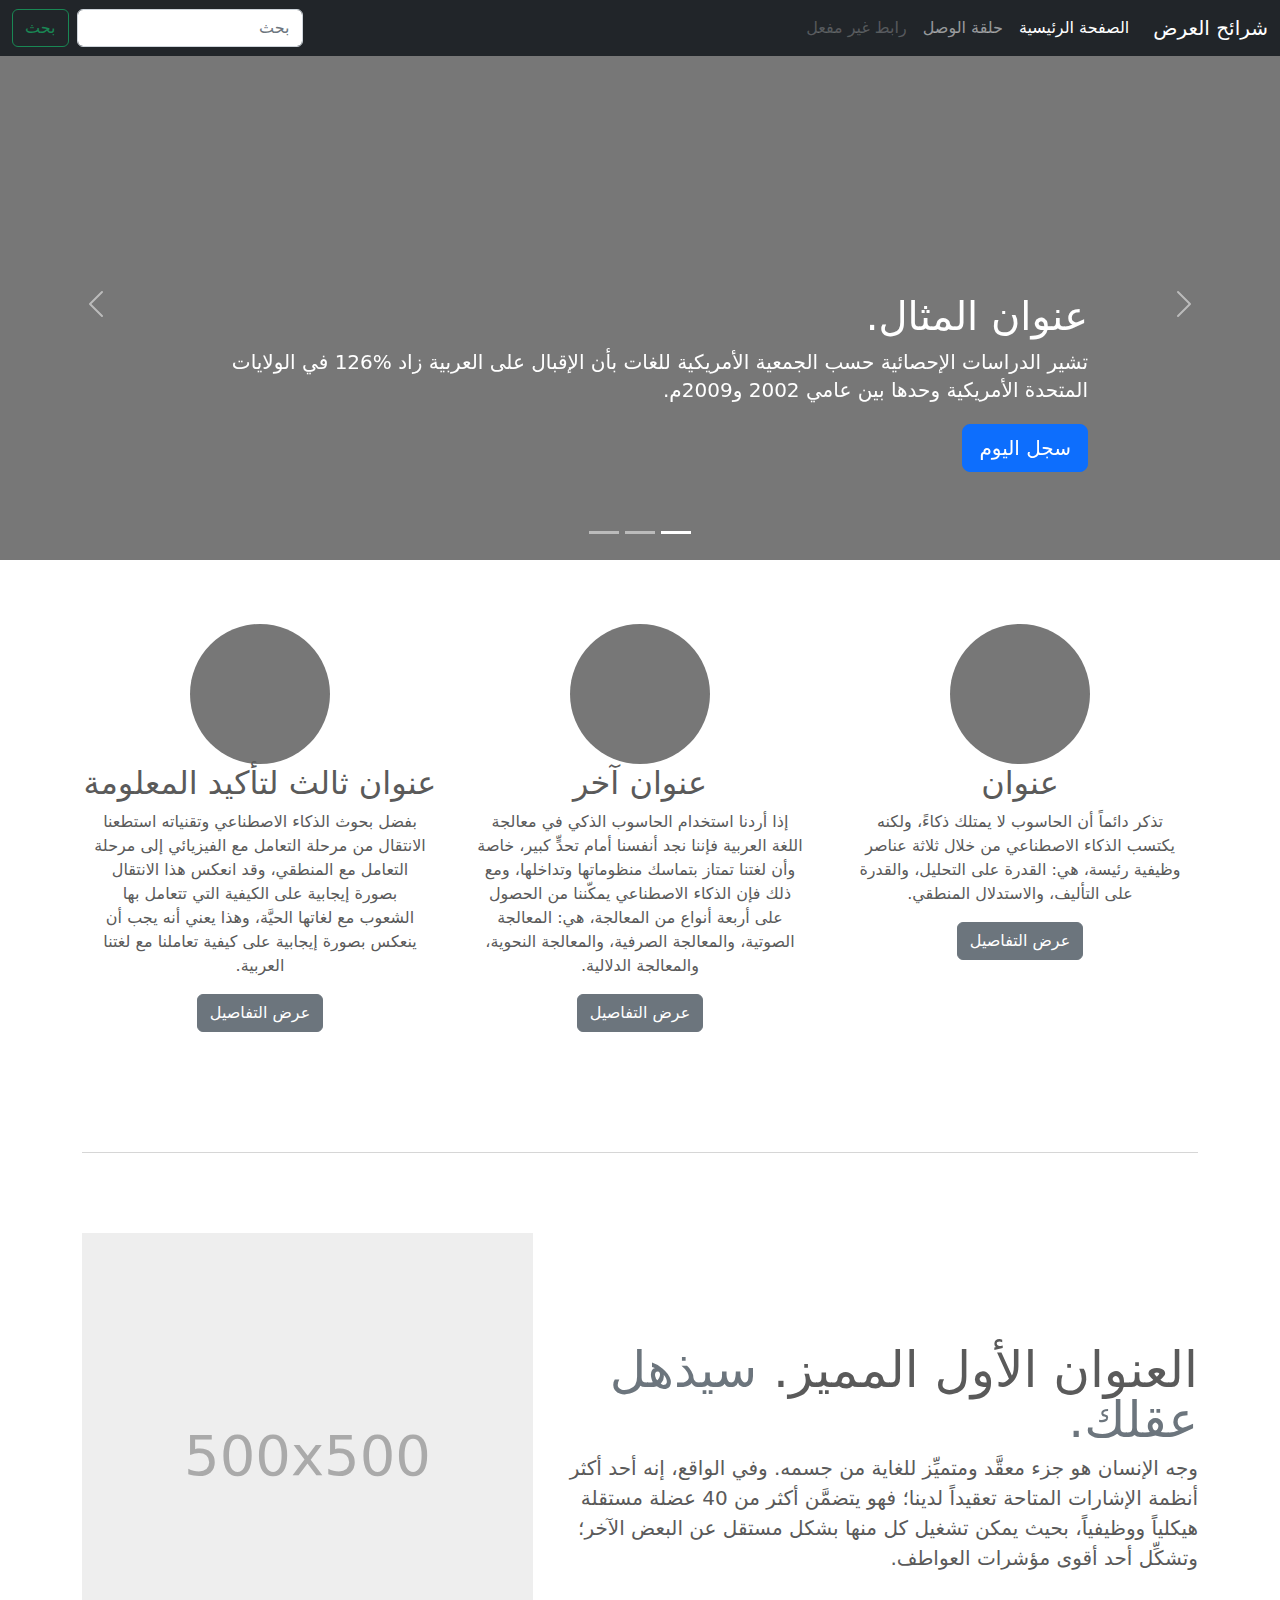
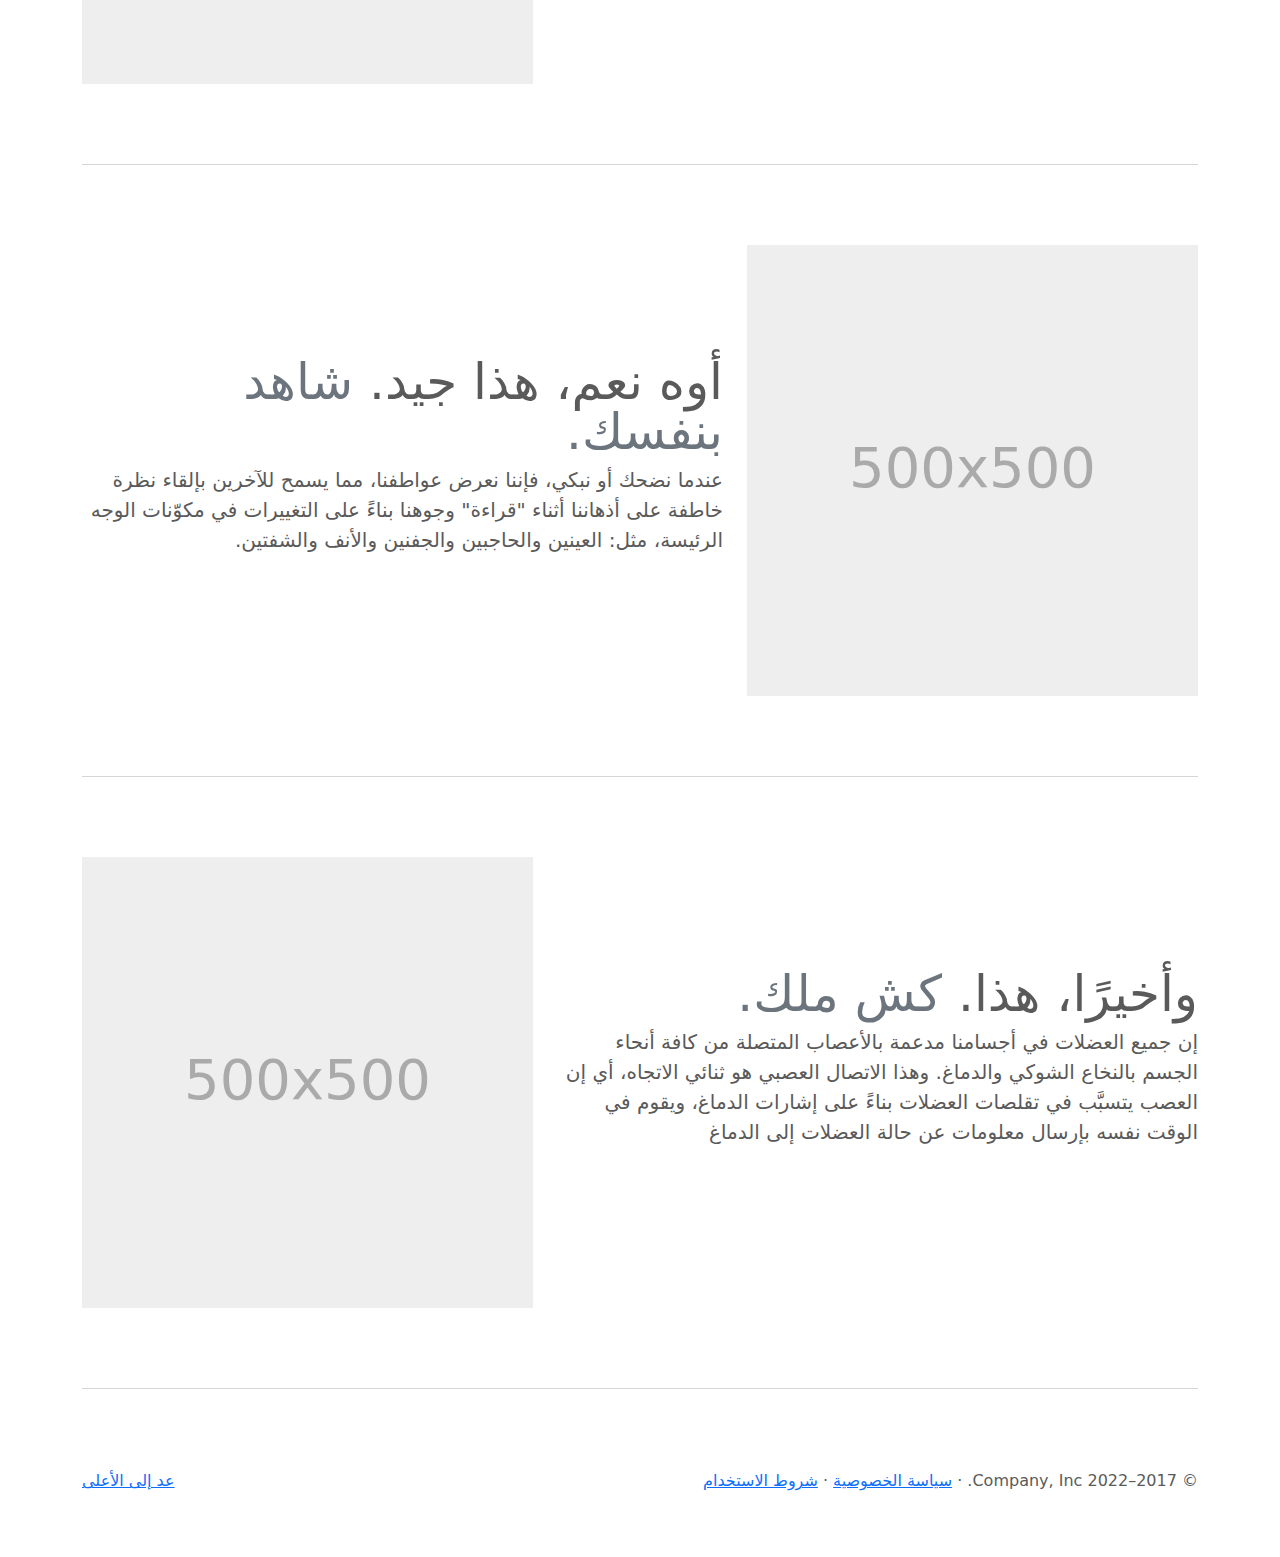
<file: bootstrap-5.2.2-examples/carousel-rtl/index.html>
<!doctype html>
<html lang="ar" dir="rtl">
  <head>
    <meta charset="utf-8">
    <meta name="viewport" content="width=device-width, initial-scale=1">
    <meta name="description" content="">
    <meta name="author" content="Mark Otto, Jacob Thornton, and Bootstrap contributors">
    <meta name="generator" content="Hugo 0.104.2">
    <title>قالب  شرائح العرض · Bootstrap v5.2</title>

    <link rel="canonical" href="https://getbootstrap.com/docs/5.2/examples/carousel-rtl/">

    

    

<link href="../assets/dist/css/bootstrap.rtl.min.css" rel="stylesheet">

    <style>
      .bd-placeholder-img {
        font-size: 1.125rem;
        text-anchor: middle;
        -webkit-user-select: none;
        -moz-user-select: none;
        user-select: none;
      }

      @media (min-width: 768px) {
        .bd-placeholder-img-lg {
          font-size: 3.5rem;
        }
      }

      .b-example-divider {
        height: 3rem;
        background-color: rgba(0, 0, 0, .1);
        border: solid rgba(0, 0, 0, .15);
        border-width: 1px 0;
        box-shadow: inset 0 .5em 1.5em rgba(0, 0, 0, .1), inset 0 .125em .5em rgba(0, 0, 0, .15);
      }

      .b-example-vr {
        flex-shrink: 0;
        width: 1.5rem;
        height: 100vh;
      }

      .bi {
        vertical-align: -.125em;
        fill: currentColor;
      }

      .nav-scroller {
        position: relative;
        z-index: 2;
        height: 2.75rem;
        overflow-y: hidden;
      }

      .nav-scroller .nav {
        display: flex;
        flex-wrap: nowrap;
        padding-bottom: 1rem;
        margin-top: -1px;
        overflow-x: auto;
        text-align: center;
        white-space: nowrap;
        -webkit-overflow-scrolling: touch;
      }
    </style>

    
    <!-- Custom styles for this template -->
    <link href="../carousel/carousel.rtl.css" rel="stylesheet">
  </head>
  <body>
    
<header>
  <nav class="navbar navbar-expand-md navbar-dark fixed-top bg-dark">
    <div class="container-fluid">
      <a class="navbar-brand" href="#">شرائح العرض</a>
      <button class="navbar-toggler" type="button" data-bs-toggle="collapse" data-bs-target="#navbarCollapse" aria-controls="navbarCollapse" aria-expanded="false" aria-label="تبديل التنقل">
        <span class="navbar-toggler-icon"></span>
      </button>
      <div class="collapse navbar-collapse" id="navbarCollapse">
        <ul class="navbar-nav me-auto mb-2 mb-md-0">
          <li class="nav-item">
            <a class="nav-link active" aria-current="page" href="#">الصفحة الرئيسية</a>
          </li>
          <li class="nav-item">
            <a class="nav-link" href="#">حلقة الوصل</a>
          </li>
          <li class="nav-item">
            <a class="nav-link disabled">رابط غير مفعل</a>
          </li>
        </ul>
        <form class="d-flex" role="search">
          <input class="form-control me-2" type="search" placeholder="بحث" aria-label="بحث">
          <button class="btn btn-outline-success" type="submit">بحث</button>
        </form>
      </div>
    </div>
  </nav>
</header>

<main>

  <div id="myCarousel" class="carousel slide" data-bs-ride="carousel">
    <div class="carousel-indicators">
      <button type="button" data-bs-target="#myCarousel" data-bs-slide-to="0" class="active" aria-current="true" aria-label="Slide 1"></button>
      <button type="button" data-bs-target="#myCarousel" data-bs-slide-to="1" aria-label="Slide 2"></button>
      <button type="button" data-bs-target="#myCarousel" data-bs-slide-to="2" aria-label="Slide 3"></button>
    </div>
    <div class="carousel-inner">
      <div class="carousel-item active">
        <svg class="bd-placeholder-img" width="100%" height="100%" xmlns="http://www.w3.org/2000/svg" aria-hidden="true" preserveAspectRatio="xMidYMid slice" focusable="false"><rect width="100%" height="100%" fill="#777"/></svg>

        <div class="container">
          <div class="carousel-caption text-start">
            <h1>عنوان المثال.</h1>
            <p>تشير الدراسات الإحصائية حسب الجمعية الأمريكية للغات بأن الإقبال على العربية زاد %126 في الولايات المتحدة الأمريكية وحدها بين عامي 2002 و2009م.</p>
            <p><a class="btn btn-lg btn-primary" href="#">سجل اليوم</a></p>
          </div>
        </div>
      </div>
      <div class="carousel-item">
        <svg class="bd-placeholder-img" width="100%" height="100%" xmlns="http://www.w3.org/2000/svg" aria-hidden="true" preserveAspectRatio="xMidYMid slice" focusable="false"><rect width="100%" height="100%" fill="#777"/></svg>

        <div class="container">
          <div class="carousel-caption">
            <h1>عنوان مثال آخر.</h1>
            <p>حسب المجلس الثقافي البريطاني فإن تعليم الإنجليزية داخل بريطانيا يسهم في تعزيز اقتصادها بما يتجاوز ملياري جنيه سنوياً، كما أنه وفر أكثر من 26 ألف وظيفة.</p>
            <p><a class="btn btn-lg btn-primary" href="#">أعرف أكثر</a></p>
          </div>
        </div>
      </div>
      <div class="carousel-item">
        <svg class="bd-placeholder-img" width="100%" height="100%" xmlns="http://www.w3.org/2000/svg" aria-hidden="true" preserveAspectRatio="xMidYMid slice" focusable="false"><rect width="100%" height="100%" fill="#777"/></svg>

        <div class="container">
          <div class="carousel-caption text-end">
            <h1>واحد أكثر لقياس جيد.</h1>
            <p>الإحصاءات لحجم الاستثمار اللغوي خارج بريطانيا تتفاوت من سنة لأخرى إلا أن المدير التنفيذي للمجلس الثقافي البريطاني إدي بايرز يرى أن استثمار تعليم الإنجليزية في الخارج لا يحسب على المستوى المالي فحسب بل على المستوى السياسي أيضاً.</p>
            <p><a class="btn btn-lg btn-primary" href="#">تصفح المعرض</a></p>
          </div>
        </div>
      </div>
    </div>
    <button class="carousel-control-prev" type="button" data-bs-target="#myCarousel" data-bs-slide="prev">
      <span class="carousel-control-prev-icon" aria-hidden="true"></span>
      <span class="visually-hidden">السابق</span>
    </button>
    <button class="carousel-control-next" type="button" data-bs-target="#myCarousel" data-bs-slide="next">
      <span class="carousel-control-next-icon" aria-hidden="true"></span>
      <span class="visually-hidden">التالي</span>
    </button>
  </div>


  <!-- Marketing messaging and featurettes
  ================================================== -->
  <!-- Wrap the rest of the page in another container to center all the content. -->

  <div class="container marketing">

    <!-- Three columns of text below the carousel -->
    <div class="row">
      <div class="col-lg-4">
        <svg class="bd-placeholder-img rounded-circle" width="140" height="140" xmlns="http://www.w3.org/2000/svg" role="img" aria-label="Placeholder: 140x140" preserveAspectRatio="xMidYMid slice" focusable="false"><title>Placeholder</title><rect width="100%" height="100%" fill="#777"/><text x="50%" y="50%" fill="#777" dy=".3em">140x140</text></svg>

        <h2 class="fw-normal">عنوان</h2>
        <p>تذكر دائماً أن الحاسوب لا يمتلك ذكاءً، ولكنه يكتسب الذكاء الاصطناعي من خلال ثلاثة عناصر وظيفية رئيسة، هي: القدرة على التحليل، والقدرة على التأليف، والاستدلال المنطقي.</p>
        <p><a class="btn btn-secondary" href="#">عرض التفاصيل</a></p>
      </div><!-- /.col-lg-4 -->
      <div class="col-lg-4">
        <svg class="bd-placeholder-img rounded-circle" width="140" height="140" xmlns="http://www.w3.org/2000/svg" role="img" aria-label="Placeholder: 140x140" preserveAspectRatio="xMidYMid slice" focusable="false"><title>Placeholder</title><rect width="100%" height="100%" fill="#777"/><text x="50%" y="50%" fill="#777" dy=".3em">140x140</text></svg>

        <h2 class="fw-normal">عنوان آخر</h2>
        <p>إذا أردنا استخدام الحاسوب الذكي في معالجة اللغة العربية فإننا نجد أنفسنا أمام تحدٍّ كبير، خاصة وأن لغتنا تمتاز بتماسك منظوماتها وتداخلها، ومع ذلك فإن الذكاء الاصطناعي يمكّننا من الحصول على أربعة أنواع من المعالجة، هي: المعالجة الصوتية، والمعالجة الصرفية، والمعالجة النحوية، والمعالجة الدلالية.</p>
        <p><a class="btn btn-secondary" href="#">عرض التفاصيل</a></p>
      </div><!-- /.col-lg-4 -->
      <div class="col-lg-4">
        <svg class="bd-placeholder-img rounded-circle" width="140" height="140" xmlns="http://www.w3.org/2000/svg" role="img" aria-label="Placeholder: 140x140" preserveAspectRatio="xMidYMid slice" focusable="false"><title>Placeholder</title><rect width="100%" height="100%" fill="#777"/><text x="50%" y="50%" fill="#777" dy=".3em">140x140</text></svg>

        <h2 class="fw-normal">عنوان ثالث لتأكيد المعلومة</h2>
        <p>بفضل بحوث الذكاء الاصطناعي وتقنياته استطعنا الانتقال من مرحلة التعامل مع الفيزيائي إلى مرحلة التعامل مع المنطقي، وقد انعكس هذا الانتقال بصورة إيجابية على الكيفية التي تتعامل بها الشعوب مع لغاتها الحيَّة، وهذا يعني أنه يجب أن ينعكس بصورة إيجابية على كيفية تعاملنا مع لغتنا العربية.</p>
        <p><a class="btn btn-secondary" href="#">عرض التفاصيل</a></p>
      </div><!-- /.col-lg-4 -->
    </div><!-- /.row -->


    <!-- START THE FEATURETTES -->

    <hr class="featurette-divider">

    <div class="row featurette">
      <div class="col-md-7">
        <h2 class="featurette-heading fw-normal lh-1">العنوان الأول المميز. <span class="text-muted"> سيذهل عقلك. </span></h2>
        <p class="lead">وجه الإنسان هو جزء معقَّد ومتميِّز للغاية من جسمه. وفي الواقع، إنه أحد أكثر أنظمة الإشارات المتاحة تعقيداً لدينا؛ فهو يتضمَّن أكثر من 40 عضلة مستقلة هيكلياً ووظيفياً، بحيث يمكن تشغيل كل منها بشكل مستقل عن البعض الآخر؛ وتشكِّل أحد أقوى مؤشرات العواطف.</p>
      </div>
      <div class="col-md-5">
        <svg class="bd-placeholder-img bd-placeholder-img-lg featurette-image img-fluid mx-auto" width="500" height="500" xmlns="http://www.w3.org/2000/svg" role="img" aria-label="Placeholder: 500x500" preserveAspectRatio="xMidYMid slice" focusable="false"><title>Placeholder</title><rect width="100%" height="100%" fill="#eee"/><text x="50%" y="50%" fill="#aaa" dy=".3em">500x500</text></svg>

      </div>
    </div>

    <hr class="featurette-divider">

    <div class="row featurette">
      <div class="col-md-7 order-md-2">
        <h2 class="featurette-heading fw-normal lh-1">أوه نعم، هذا جيد. <span class="text-muted"> شاهد بنفسك. </span></h2>
        <p class="lead">عندما نضحك أو نبكي، فإننا نعرض عواطفنا، مما يسمح للآخرين بإلقاء نظرة خاطفة على أذهاننا أثناء "قراءة" وجوهنا بناءً على التغييرات في مكوّنات الوجه الرئيسة، مثل: العينين والحاجبين والجفنين والأنف والشفتين.</p>
      </div>
      <div class="col-md-5 order-md-1">
        <svg class="bd-placeholder-img bd-placeholder-img-lg featurette-image img-fluid mx-auto" width="500" height="500" xmlns="http://www.w3.org/2000/svg" role="img" aria-label="Placeholder: 500x500" preserveAspectRatio="xMidYMid slice" focusable="false"><title>Placeholder</title><rect width="100%" height="100%" fill="#eee"/><text x="50%" y="50%" fill="#aaa" dy=".3em">500x500</text></svg>

      </div>
    </div>

    <hr class="featurette-divider">

    <div class="row featurette">
      <div class="col-md-7">
        <h2 class="featurette-heading fw-normal lh-1">وأخيرًا، هذا. <span class="text-muted"> كش ملك. </span></h2>
        <p class="lead">إن جميع العضلات في أجسامنا مدعمة بالأعصاب المتصلة من كافة أنحاء الجسم بالنخاع الشوكي والدماغ. وهذا الاتصال العصبي هو ثنائي الاتجاه، أي إن العصب يتسبَّب في تقلصات العضلات بناءً على إشارات الدماغ، ويقوم في الوقت نفسه بإرسال معلومات عن حالة العضلات إلى الدماغ</p>
      </div>
      <div class="col-md-5">
        <svg class="bd-placeholder-img bd-placeholder-img-lg featurette-image img-fluid mx-auto" width="500" height="500" xmlns="http://www.w3.org/2000/svg" role="img" aria-label="Placeholder: 500x500" preserveAspectRatio="xMidYMid slice" focusable="false"><title>Placeholder</title><rect width="100%" height="100%" fill="#eee"/><text x="50%" y="50%" fill="#aaa" dy=".3em">500x500</text></svg>

      </div>
    </div>

    <hr class="featurette-divider">

    <!-- /END THE FEATURETTES -->

  </div><!-- /.container -->


  <!-- FOOTER -->
  <footer class="container">
    <p class="float-end"><a href="#">عد إلى الأعلى</a></p>
    <p>&copy; 2017–2022 Company, Inc. &middot; <a href="#">سياسة الخصوصية</a> &middot; <a href="#">شروط الاستخدام</a></p>
  </footer>
</main>


    <script src="../assets/dist/js/bootstrap.bundle.min.js"></script>

      
  </body>
</html>
</file>
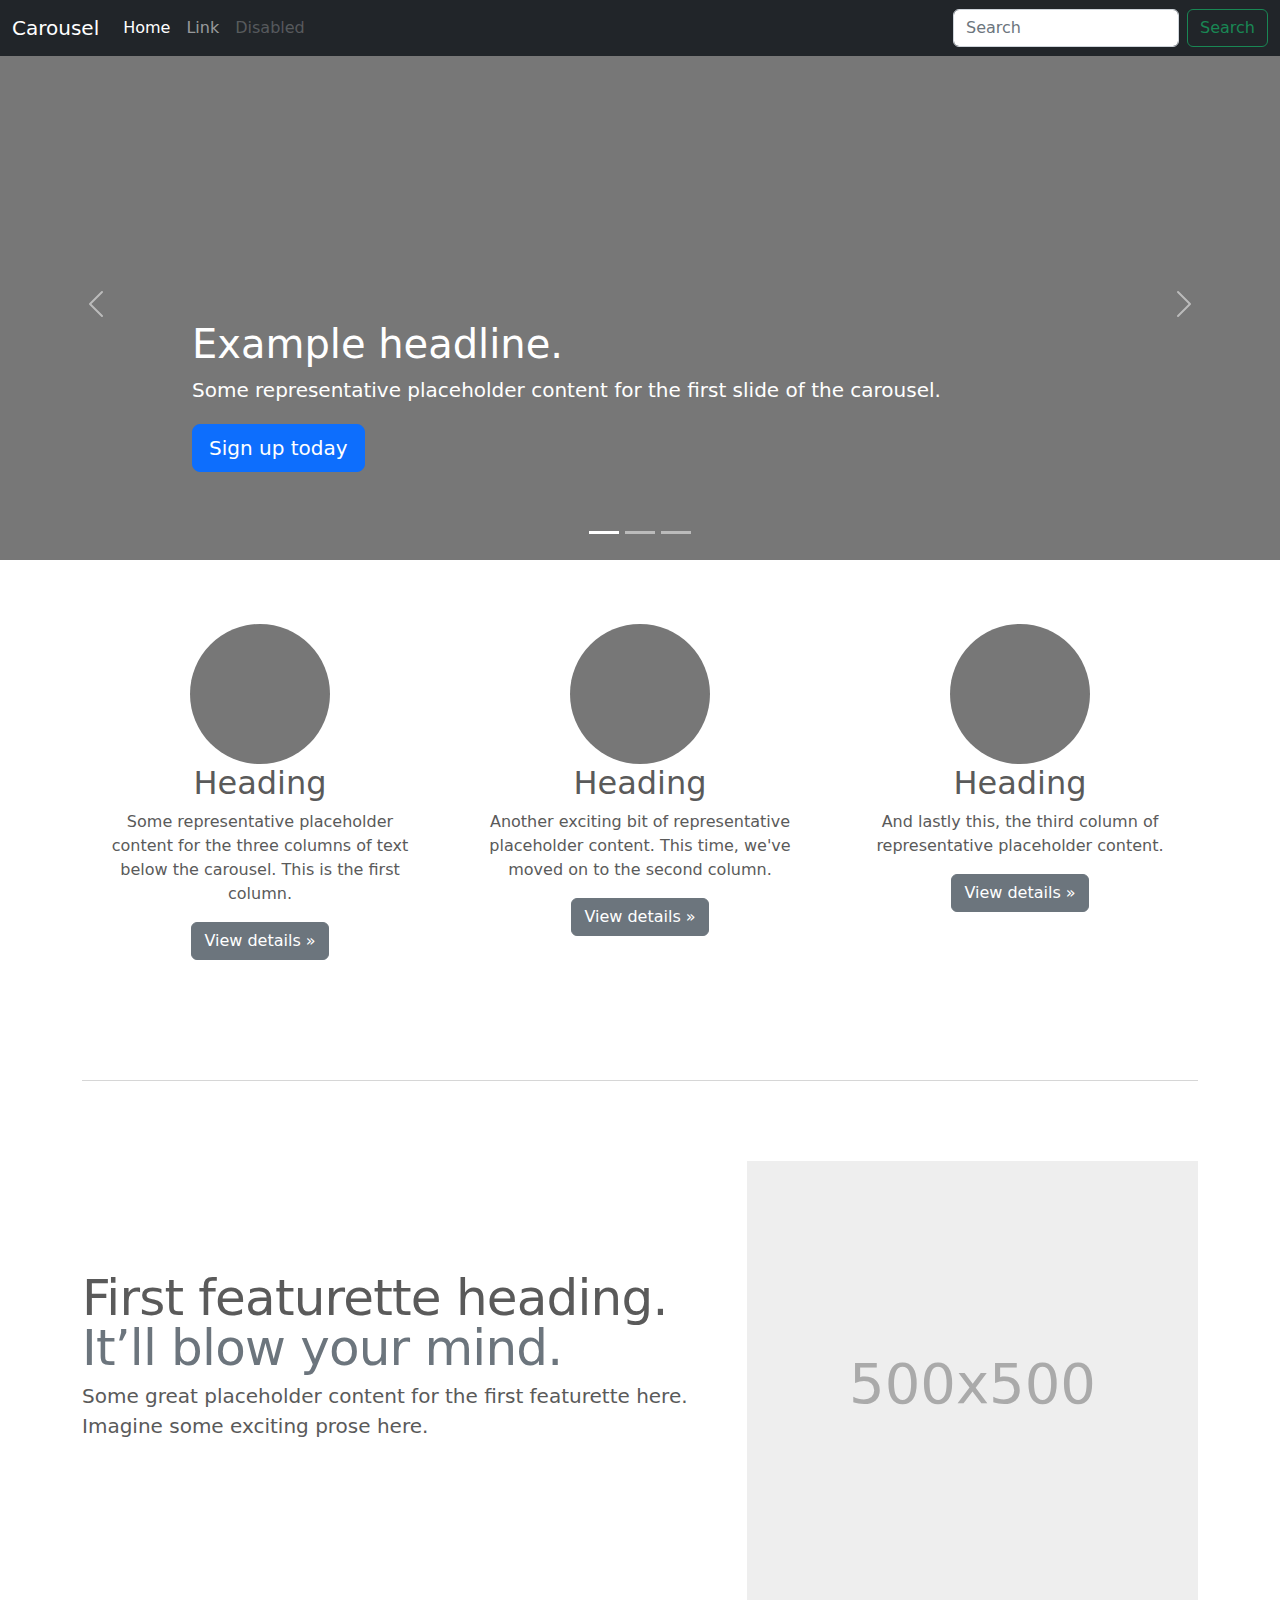
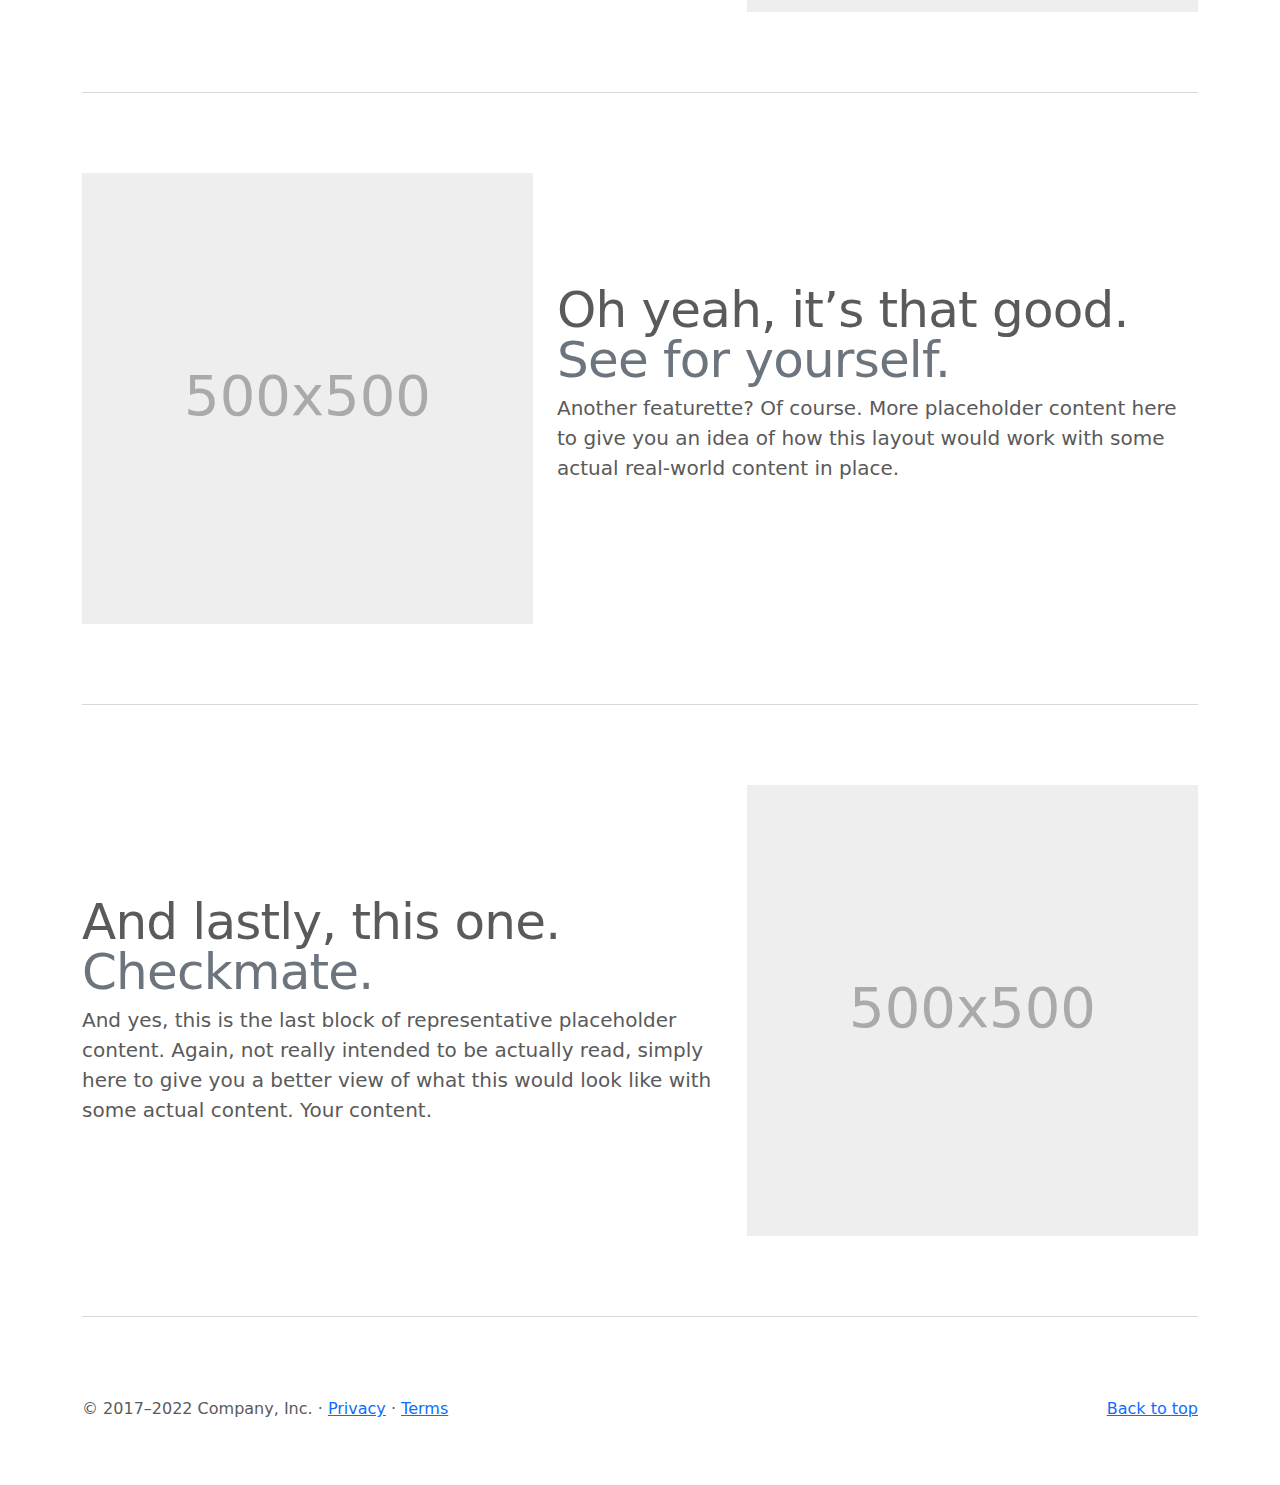
<file: bootstrap-5.2.2-examples/carousel/index.html>
<!doctype html>
<html lang="en">
  <head>
    <meta charset="utf-8">
    <meta name="viewport" content="width=device-width, initial-scale=1">
    <meta name="description" content="">
    <meta name="author" content="Mark Otto, Jacob Thornton, and Bootstrap contributors">
    <meta name="generator" content="Hugo 0.104.2">
    <title>Carousel Template · Bootstrap v5.2</title>

    <link rel="canonical" href="https://getbootstrap.com/docs/5.2/examples/carousel/">

    

    

<link href="../assets/dist/css/bootstrap.min.css" rel="stylesheet">

    <style>
      .bd-placeholder-img {
        font-size: 1.125rem;
        text-anchor: middle;
        -webkit-user-select: none;
        -moz-user-select: none;
        user-select: none;
      }

      @media (min-width: 768px) {
        .bd-placeholder-img-lg {
          font-size: 3.5rem;
        }
      }

      .b-example-divider {
        height: 3rem;
        background-color: rgba(0, 0, 0, .1);
        border: solid rgba(0, 0, 0, .15);
        border-width: 1px 0;
        box-shadow: inset 0 .5em 1.5em rgba(0, 0, 0, .1), inset 0 .125em .5em rgba(0, 0, 0, .15);
      }

      .b-example-vr {
        flex-shrink: 0;
        width: 1.5rem;
        height: 100vh;
      }

      .bi {
        vertical-align: -.125em;
        fill: currentColor;
      }

      .nav-scroller {
        position: relative;
        z-index: 2;
        height: 2.75rem;
        overflow-y: hidden;
      }

      .nav-scroller .nav {
        display: flex;
        flex-wrap: nowrap;
        padding-bottom: 1rem;
        margin-top: -1px;
        overflow-x: auto;
        text-align: center;
        white-space: nowrap;
        -webkit-overflow-scrolling: touch;
      }
    </style>

    
    <!-- Custom styles for this template -->
    <link href="carousel.css" rel="stylesheet">
  </head>
  <body>
    
<header>
  <nav class="navbar navbar-expand-md navbar-dark fixed-top bg-dark">
    <div class="container-fluid">
      <a class="navbar-brand" href="#">Carousel</a>
      <button class="navbar-toggler" type="button" data-bs-toggle="collapse" data-bs-target="#navbarCollapse" aria-controls="navbarCollapse" aria-expanded="false" aria-label="Toggle navigation">
        <span class="navbar-toggler-icon"></span>
      </button>
      <div class="collapse navbar-collapse" id="navbarCollapse">
        <ul class="navbar-nav me-auto mb-2 mb-md-0">
          <li class="nav-item">
            <a class="nav-link active" aria-current="page" href="#">Home</a>
          </li>
          <li class="nav-item">
            <a class="nav-link" href="#">Link</a>
          </li>
          <li class="nav-item">
            <a class="nav-link disabled">Disabled</a>
          </li>
        </ul>
        <form class="d-flex" role="search">
          <input class="form-control me-2" type="search" placeholder="Search" aria-label="Search">
          <button class="btn btn-outline-success" type="submit">Search</button>
        </form>
      </div>
    </div>
  </nav>
</header>

<main>

  <div id="myCarousel" class="carousel slide" data-bs-ride="carousel">
    <div class="carousel-indicators">
      <button type="button" data-bs-target="#myCarousel" data-bs-slide-to="0" class="active" aria-current="true" aria-label="Slide 1"></button>
      <button type="button" data-bs-target="#myCarousel" data-bs-slide-to="1" aria-label="Slide 2"></button>
      <button type="button" data-bs-target="#myCarousel" data-bs-slide-to="2" aria-label="Slide 3"></button>
    </div>
    <div class="carousel-inner">
      <div class="carousel-item active">
        <svg class="bd-placeholder-img" width="100%" height="100%" xmlns="http://www.w3.org/2000/svg" aria-hidden="true" preserveAspectRatio="xMidYMid slice" focusable="false"><rect width="100%" height="100%" fill="#777"/></svg>

        <div class="container">
          <div class="carousel-caption text-start">
            <h1>Example headline.</h1>
            <p>Some representative placeholder content for the first slide of the carousel.</p>
            <p><a class="btn btn-lg btn-primary" href="#">Sign up today</a></p>
          </div>
        </div>
      </div>
      <div class="carousel-item">
        <svg class="bd-placeholder-img" width="100%" height="100%" xmlns="http://www.w3.org/2000/svg" aria-hidden="true" preserveAspectRatio="xMidYMid slice" focusable="false"><rect width="100%" height="100%" fill="#777"/></svg>

        <div class="container">
          <div class="carousel-caption">
            <h1>Another example headline.</h1>
            <p>Some representative placeholder content for the second slide of the carousel.</p>
            <p><a class="btn btn-lg btn-primary" href="#">Learn more</a></p>
          </div>
        </div>
      </div>
      <div class="carousel-item">
        <svg class="bd-placeholder-img" width="100%" height="100%" xmlns="http://www.w3.org/2000/svg" aria-hidden="true" preserveAspectRatio="xMidYMid slice" focusable="false"><rect width="100%" height="100%" fill="#777"/></svg>

        <div class="container">
          <div class="carousel-caption text-end">
            <h1>One more for good measure.</h1>
            <p>Some representative placeholder content for the third slide of this carousel.</p>
            <p><a class="btn btn-lg btn-primary" href="#">Browse gallery</a></p>
          </div>
        </div>
      </div>
    </div>
    <button class="carousel-control-prev" type="button" data-bs-target="#myCarousel" data-bs-slide="prev">
      <span class="carousel-control-prev-icon" aria-hidden="true"></span>
      <span class="visually-hidden">Previous</span>
    </button>
    <button class="carousel-control-next" type="button" data-bs-target="#myCarousel" data-bs-slide="next">
      <span class="carousel-control-next-icon" aria-hidden="true"></span>
      <span class="visually-hidden">Next</span>
    </button>
  </div>


  <!-- Marketing messaging and featurettes
  ================================================== -->
  <!-- Wrap the rest of the page in another container to center all the content. -->

  <div class="container marketing">

    <!-- Three columns of text below the carousel -->
    <div class="row">
      <div class="col-lg-4">
        <svg class="bd-placeholder-img rounded-circle" width="140" height="140" xmlns="http://www.w3.org/2000/svg" role="img" aria-label="Placeholder: 140x140" preserveAspectRatio="xMidYMid slice" focusable="false"><title>Placeholder</title><rect width="100%" height="100%" fill="#777"/><text x="50%" y="50%" fill="#777" dy=".3em">140x140</text></svg>

        <h2 class="fw-normal">Heading</h2>
        <p>Some representative placeholder content for the three columns of text below the carousel. This is the first column.</p>
        <p><a class="btn btn-secondary" href="#">View details &raquo;</a></p>
      </div><!-- /.col-lg-4 -->
      <div class="col-lg-4">
        <svg class="bd-placeholder-img rounded-circle" width="140" height="140" xmlns="http://www.w3.org/2000/svg" role="img" aria-label="Placeholder: 140x140" preserveAspectRatio="xMidYMid slice" focusable="false"><title>Placeholder</title><rect width="100%" height="100%" fill="#777"/><text x="50%" y="50%" fill="#777" dy=".3em">140x140</text></svg>

        <h2 class="fw-normal">Heading</h2>
        <p>Another exciting bit of representative placeholder content. This time, we've moved on to the second column.</p>
        <p><a class="btn btn-secondary" href="#">View details &raquo;</a></p>
      </div><!-- /.col-lg-4 -->
      <div class="col-lg-4">
        <svg class="bd-placeholder-img rounded-circle" width="140" height="140" xmlns="http://www.w3.org/2000/svg" role="img" aria-label="Placeholder: 140x140" preserveAspectRatio="xMidYMid slice" focusable="false"><title>Placeholder</title><rect width="100%" height="100%" fill="#777"/><text x="50%" y="50%" fill="#777" dy=".3em">140x140</text></svg>

        <h2 class="fw-normal">Heading</h2>
        <p>And lastly this, the third column of representative placeholder content.</p>
        <p><a class="btn btn-secondary" href="#">View details &raquo;</a></p>
      </div><!-- /.col-lg-4 -->
    </div><!-- /.row -->


    <!-- START THE FEATURETTES -->

    <hr class="featurette-divider">

    <div class="row featurette">
      <div class="col-md-7">
        <h2 class="featurette-heading fw-normal lh-1">First featurette heading. <span class="text-muted">It’ll blow your mind.</span></h2>
        <p class="lead">Some great placeholder content for the first featurette here. Imagine some exciting prose here.</p>
      </div>
      <div class="col-md-5">
        <svg class="bd-placeholder-img bd-placeholder-img-lg featurette-image img-fluid mx-auto" width="500" height="500" xmlns="http://www.w3.org/2000/svg" role="img" aria-label="Placeholder: 500x500" preserveAspectRatio="xMidYMid slice" focusable="false"><title>Placeholder</title><rect width="100%" height="100%" fill="#eee"/><text x="50%" y="50%" fill="#aaa" dy=".3em">500x500</text></svg>

      </div>
    </div>

    <hr class="featurette-divider">

    <div class="row featurette">
      <div class="col-md-7 order-md-2">
        <h2 class="featurette-heading fw-normal lh-1">Oh yeah, it’s that good. <span class="text-muted">See for yourself.</span></h2>
        <p class="lead">Another featurette? Of course. More placeholder content here to give you an idea of how this layout would work with some actual real-world content in place.</p>
      </div>
      <div class="col-md-5 order-md-1">
        <svg class="bd-placeholder-img bd-placeholder-img-lg featurette-image img-fluid mx-auto" width="500" height="500" xmlns="http://www.w3.org/2000/svg" role="img" aria-label="Placeholder: 500x500" preserveAspectRatio="xMidYMid slice" focusable="false"><title>Placeholder</title><rect width="100%" height="100%" fill="#eee"/><text x="50%" y="50%" fill="#aaa" dy=".3em">500x500</text></svg>

      </div>
    </div>

    <hr class="featurette-divider">

    <div class="row featurette">
      <div class="col-md-7">
        <h2 class="featurette-heading fw-normal lh-1">And lastly, this one. <span class="text-muted">Checkmate.</span></h2>
        <p class="lead">And yes, this is the last block of representative placeholder content. Again, not really intended to be actually read, simply here to give you a better view of what this would look like with some actual content. Your content.</p>
      </div>
      <div class="col-md-5">
        <svg class="bd-placeholder-img bd-placeholder-img-lg featurette-image img-fluid mx-auto" width="500" height="500" xmlns="http://www.w3.org/2000/svg" role="img" aria-label="Placeholder: 500x500" preserveAspectRatio="xMidYMid slice" focusable="false"><title>Placeholder</title><rect width="100%" height="100%" fill="#eee"/><text x="50%" y="50%" fill="#aaa" dy=".3em">500x500</text></svg>

      </div>
    </div>

    <hr class="featurette-divider">

    <!-- /END THE FEATURETTES -->

  </div><!-- /.container -->


  <!-- FOOTER -->
  <footer class="container">
    <p class="float-end"><a href="#">Back to top</a></p>
    <p>&copy; 2017–2022 Company, Inc. &middot; <a href="#">Privacy</a> &middot; <a href="#">Terms</a></p>
  </footer>
</main>


    <script src="../assets/dist/js/bootstrap.bundle.min.js"></script>

      
  </body>
</html>
</file>
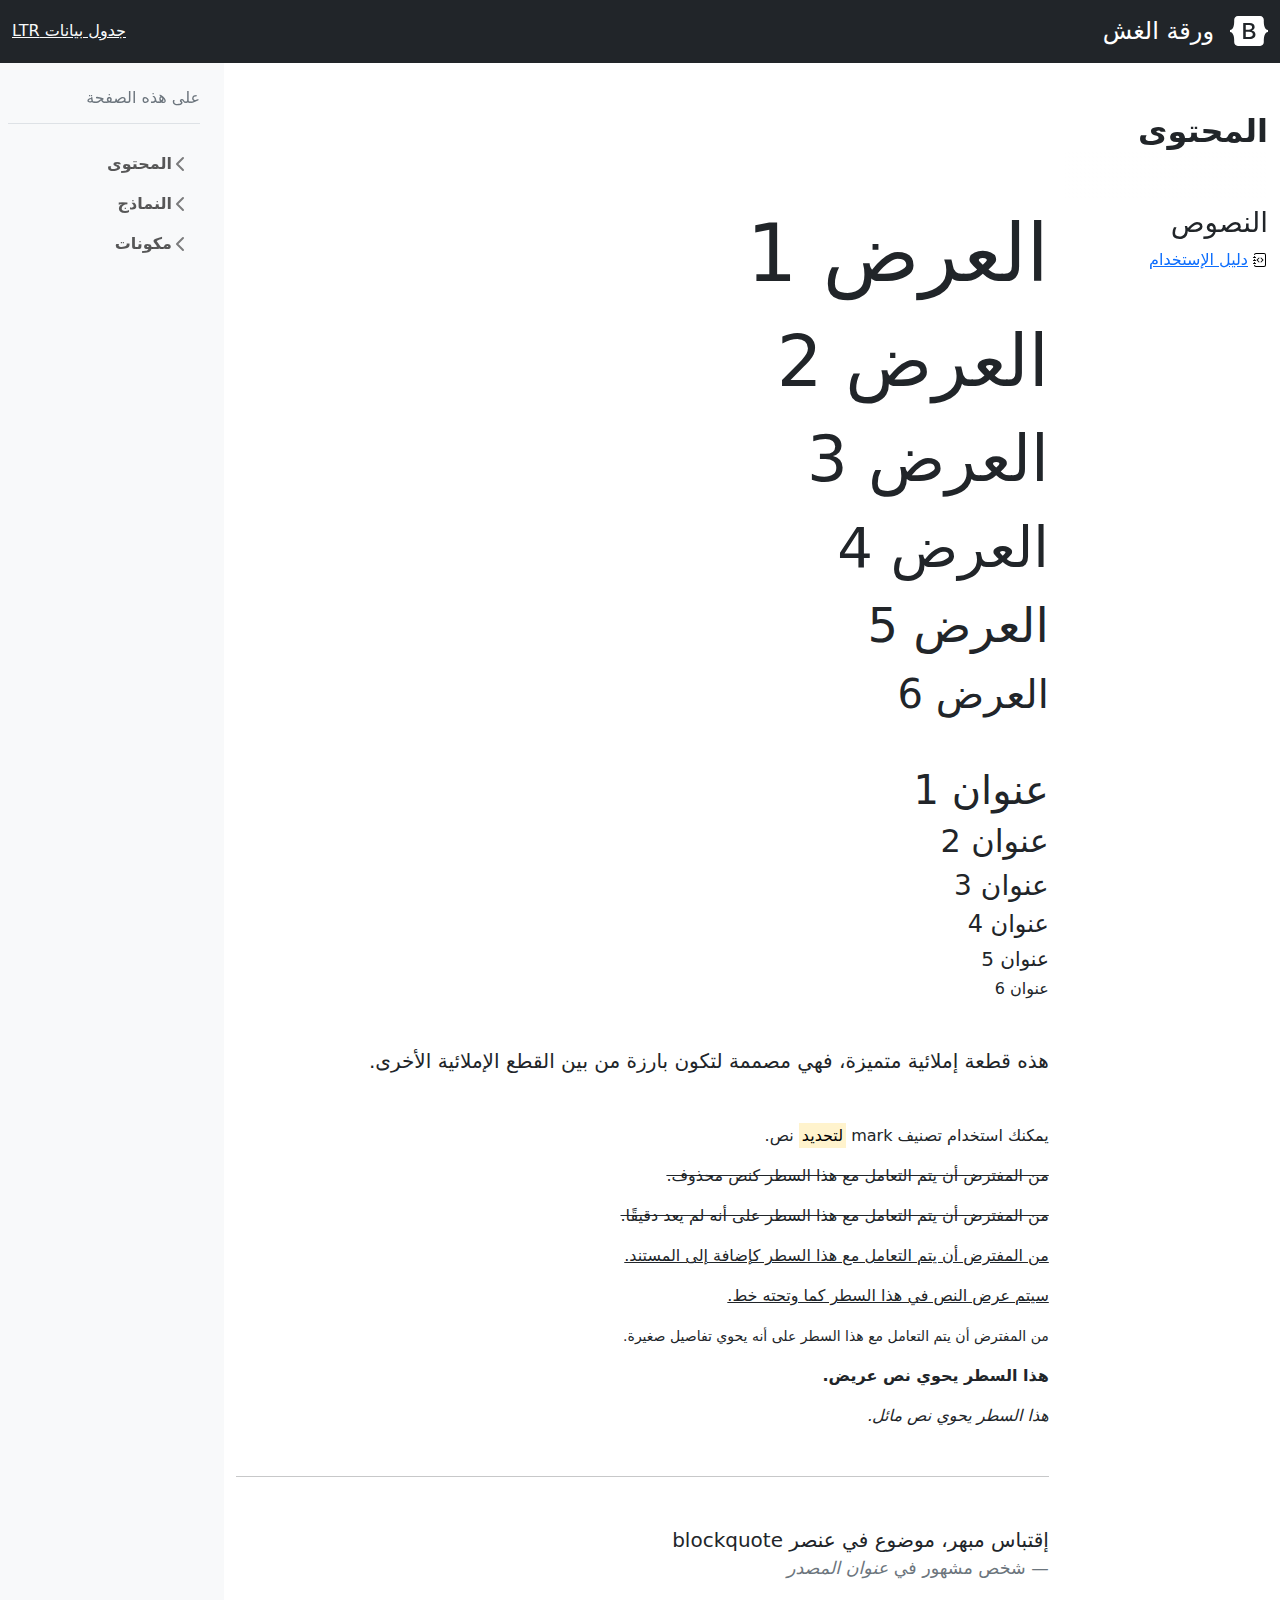
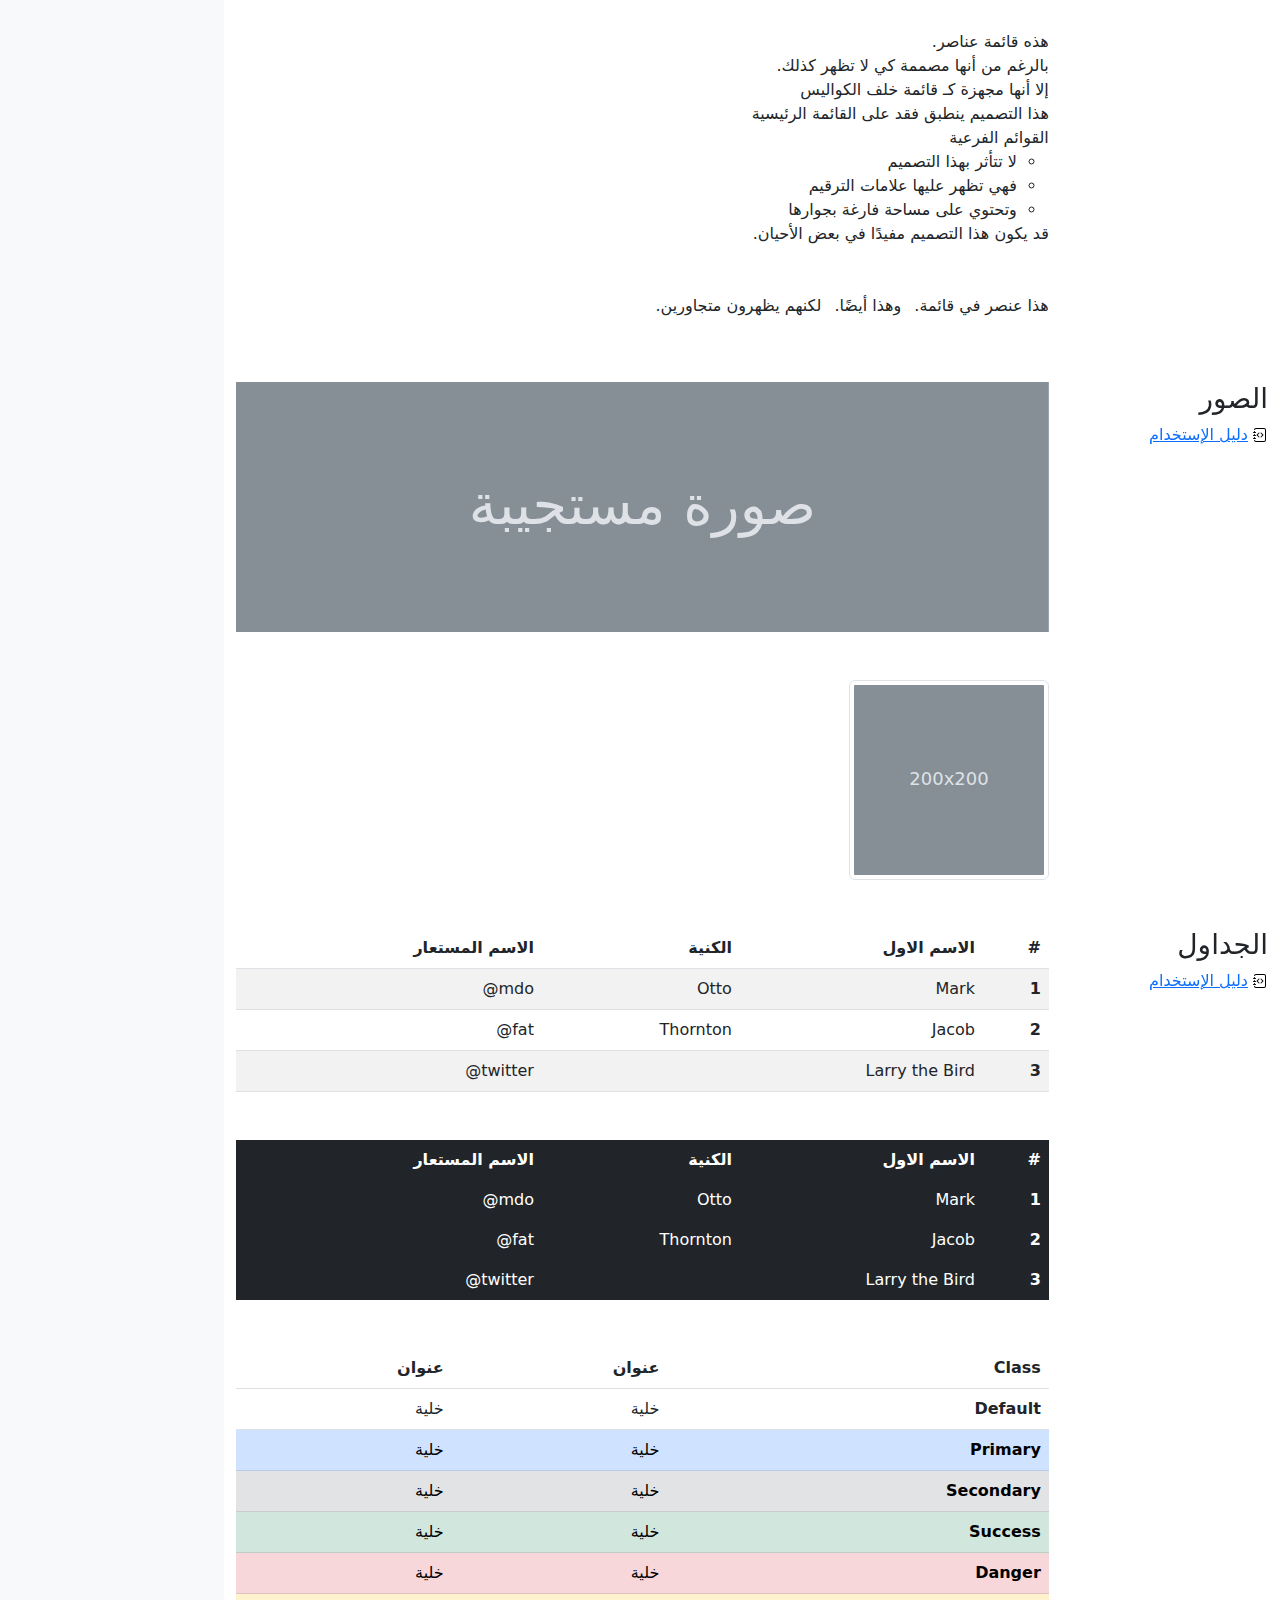
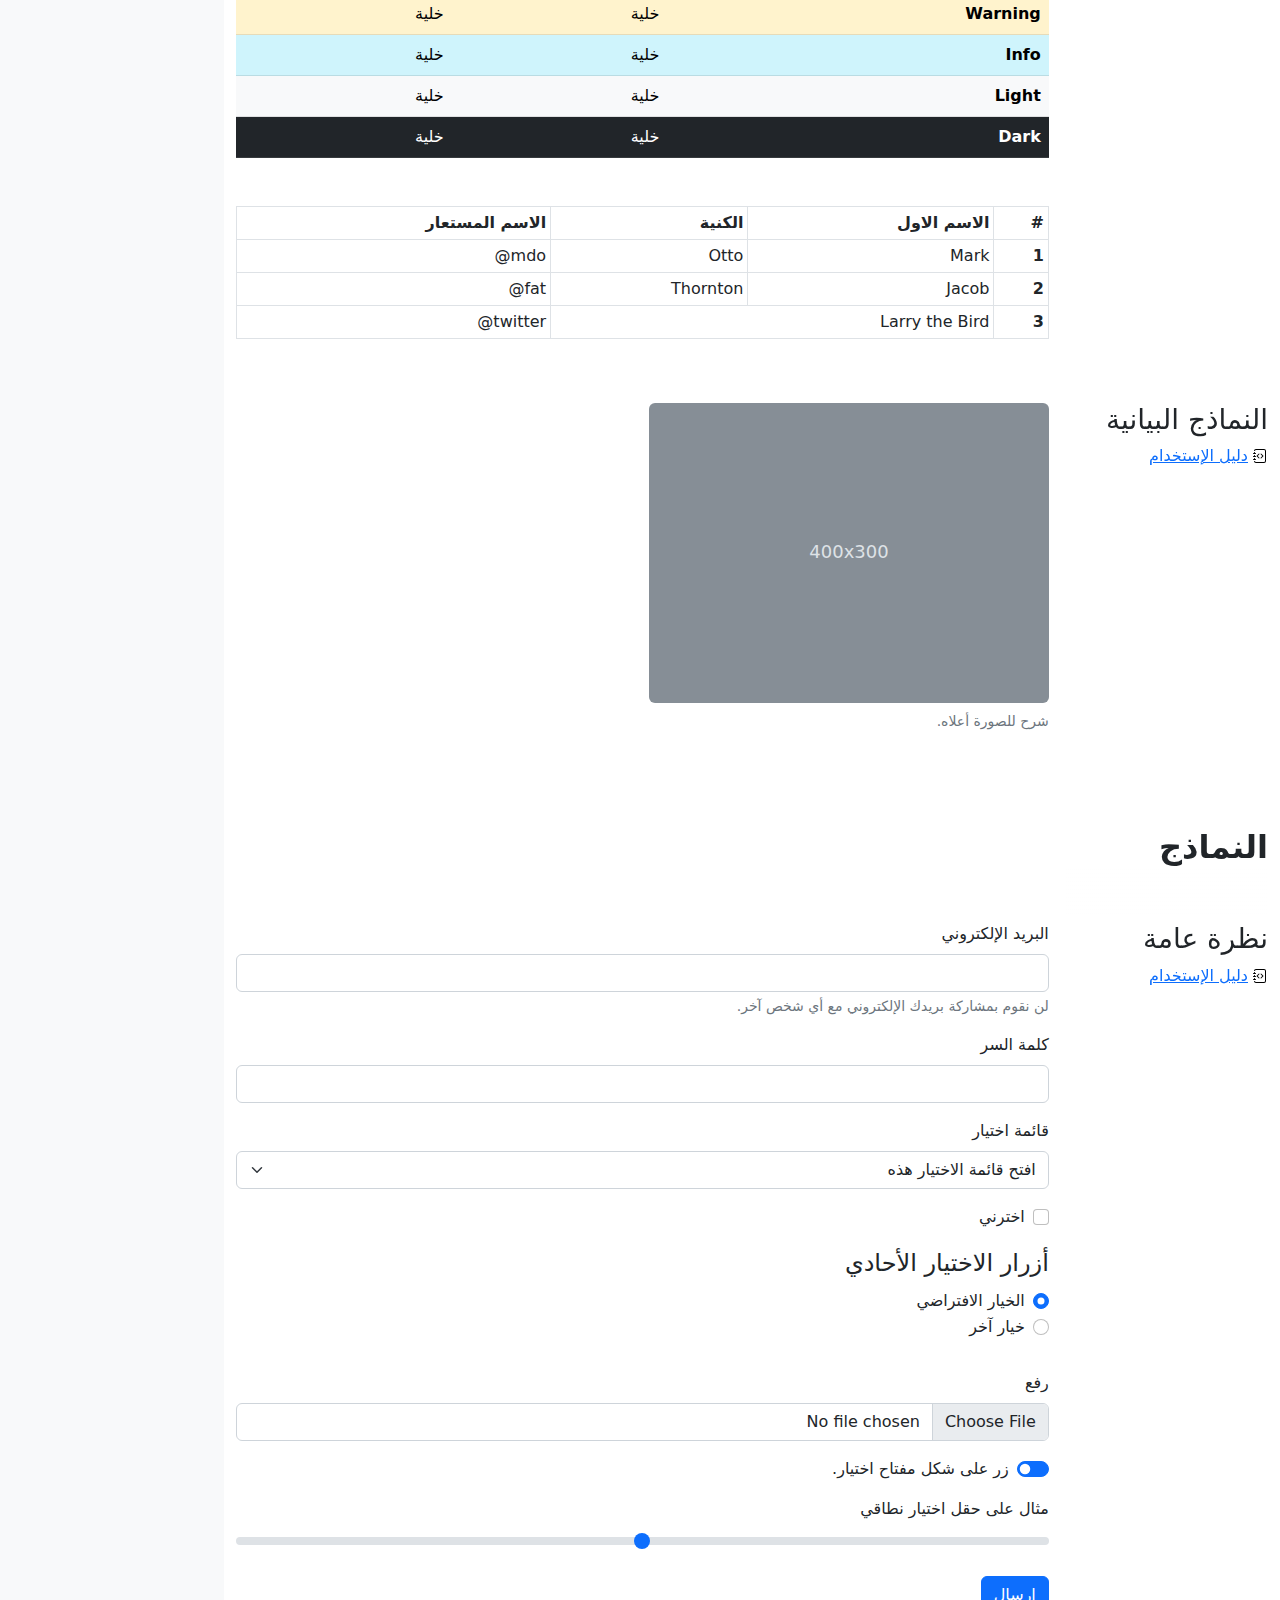
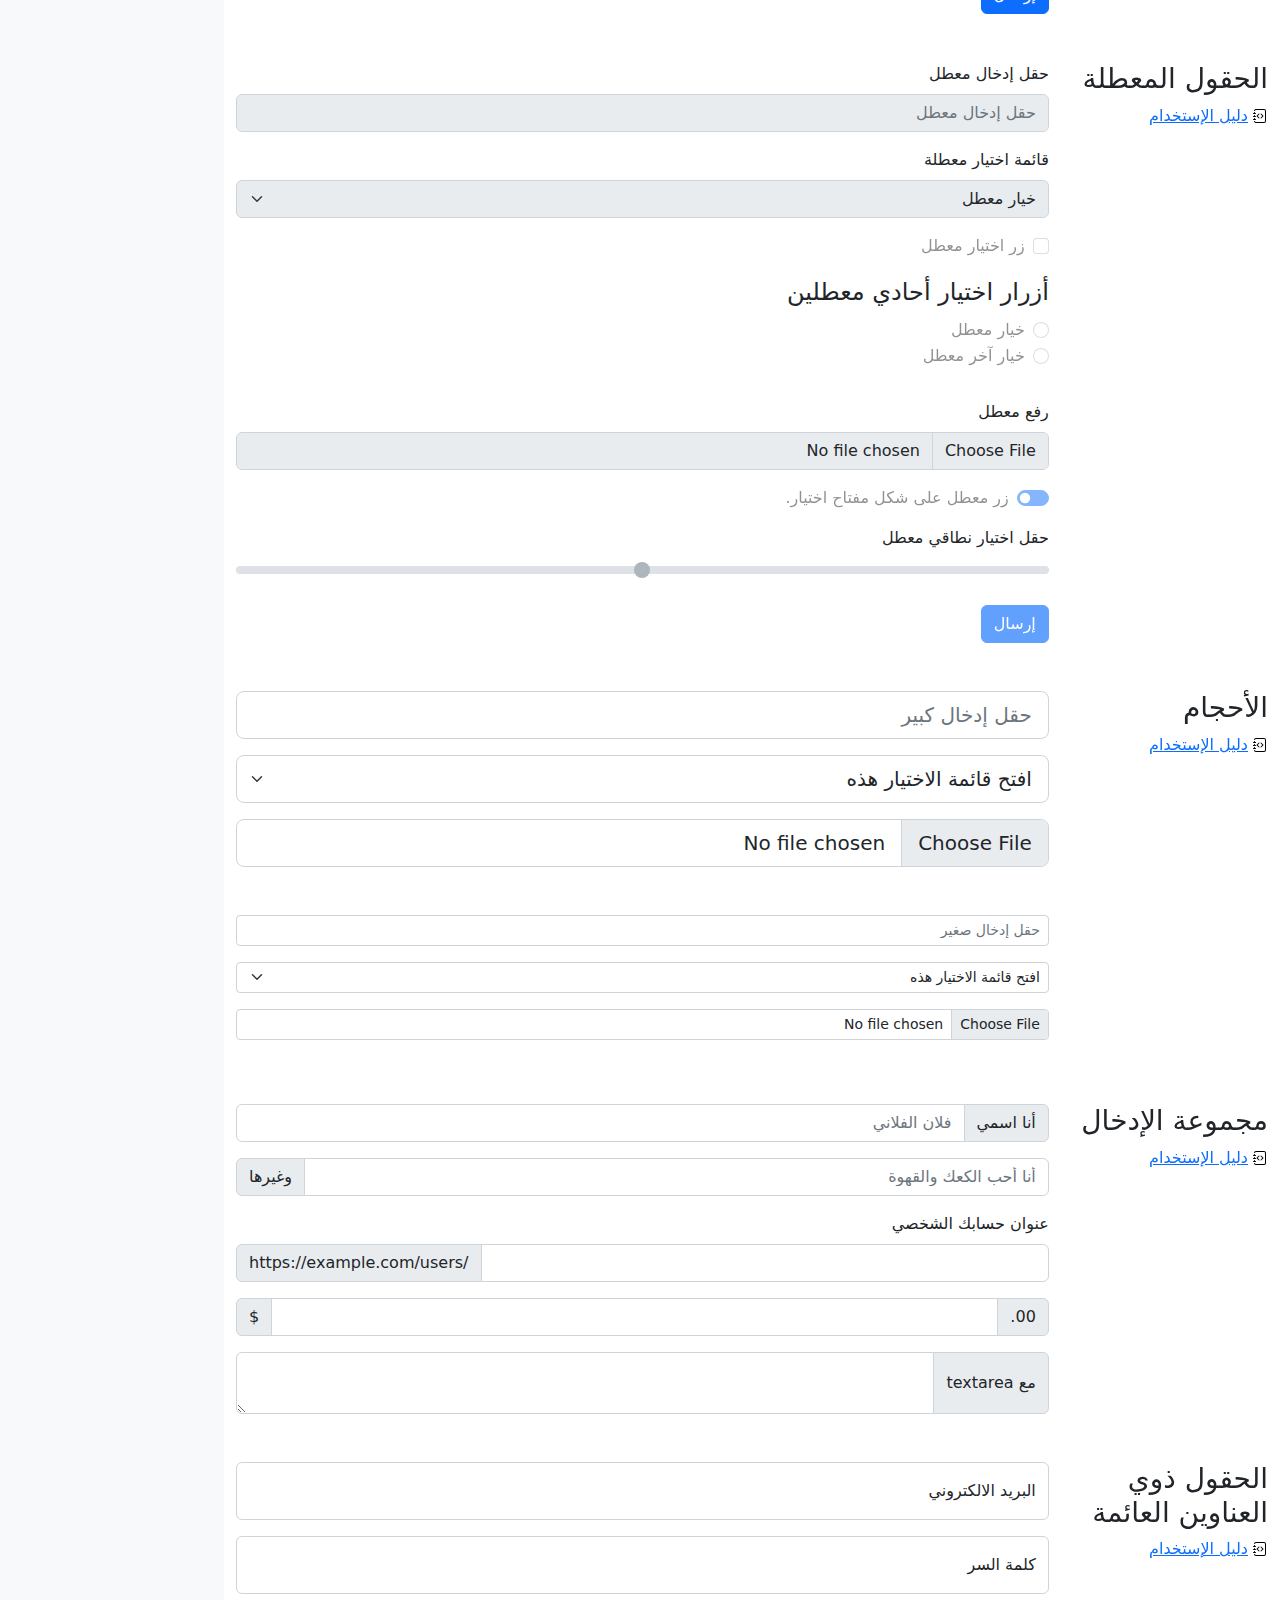
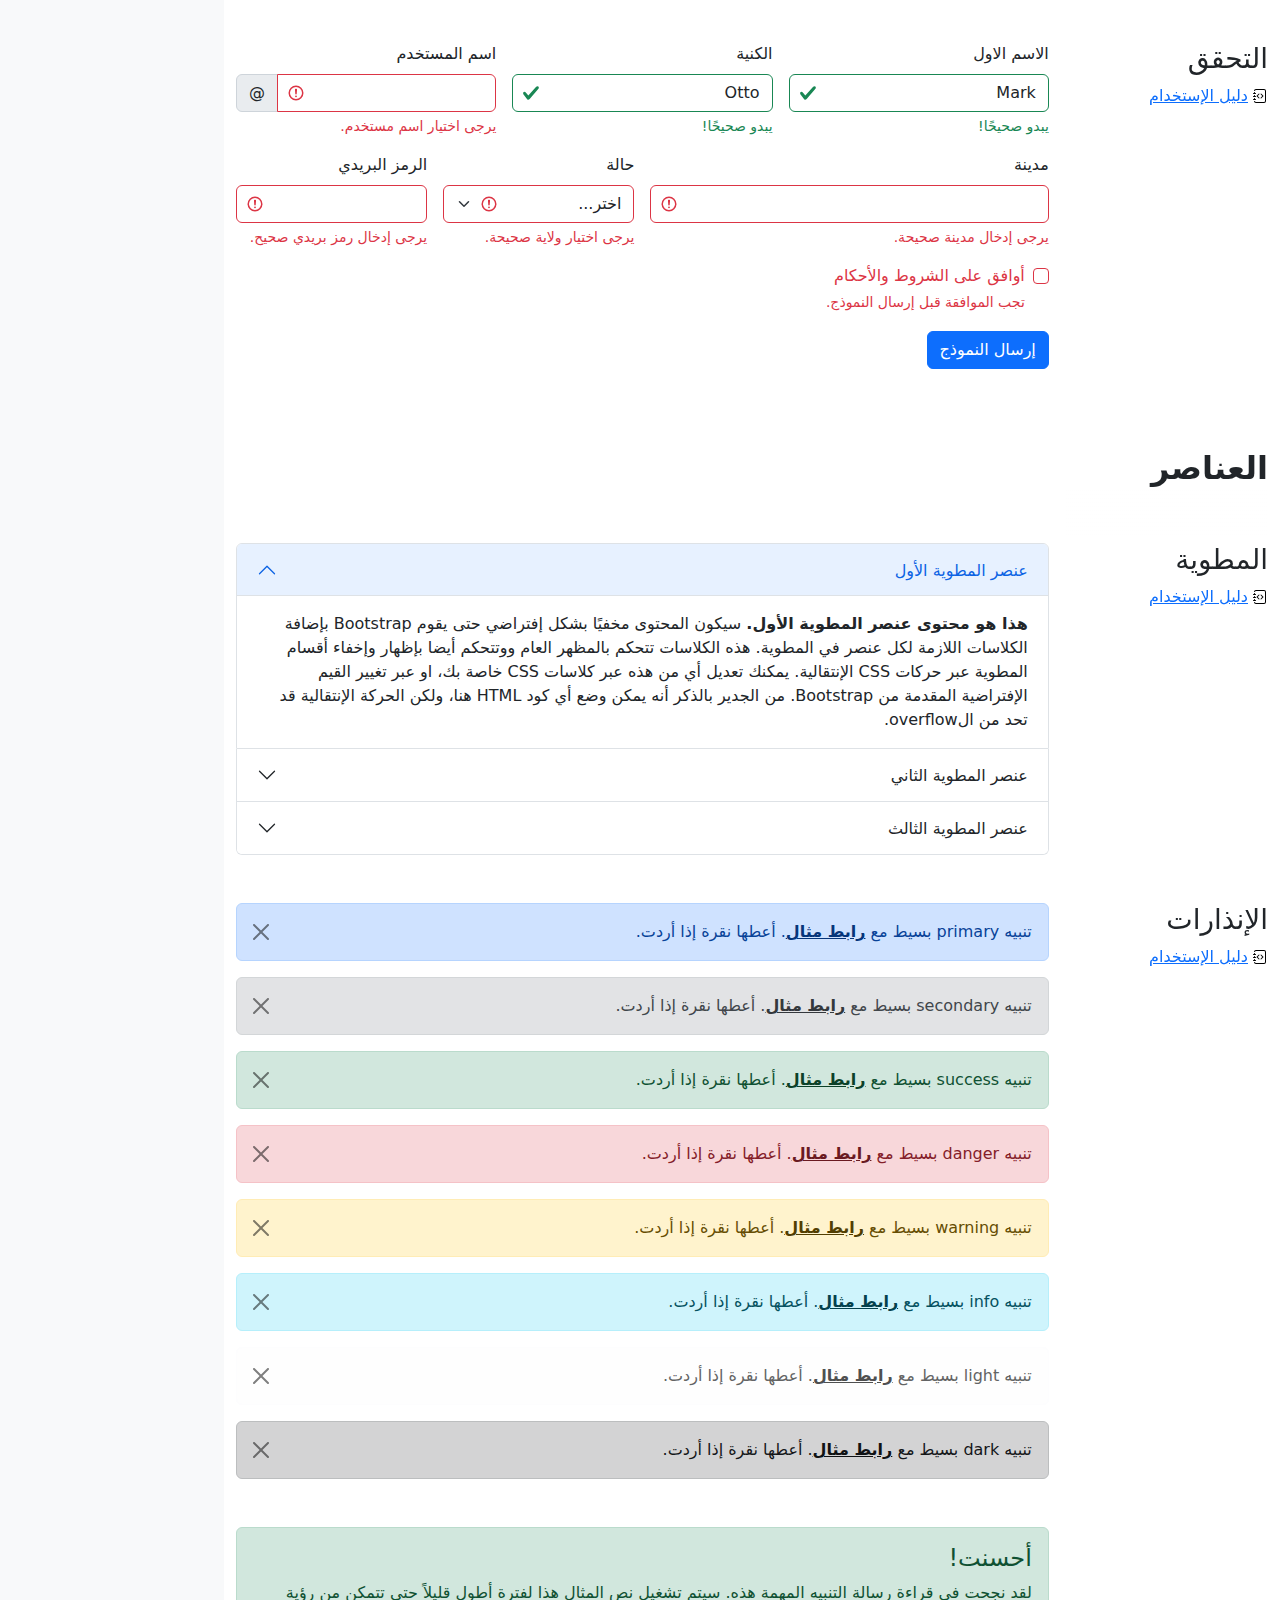
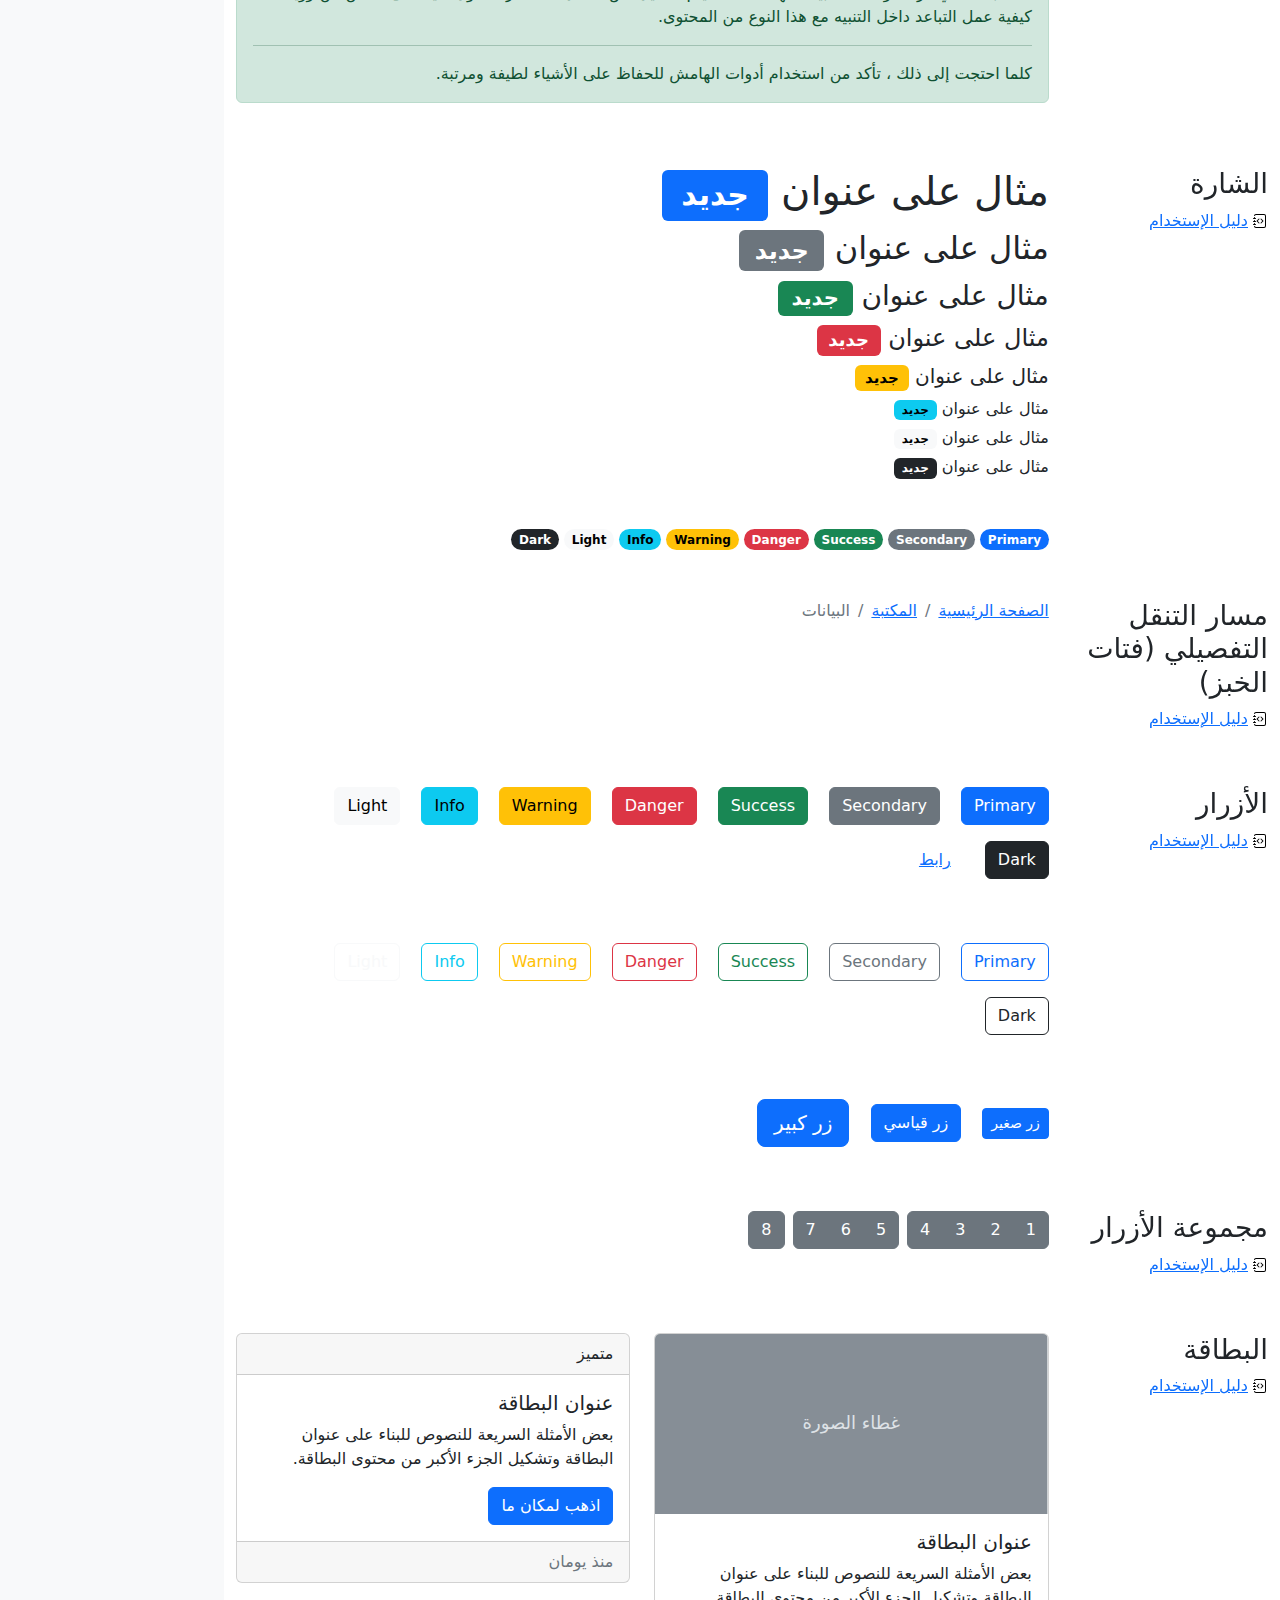
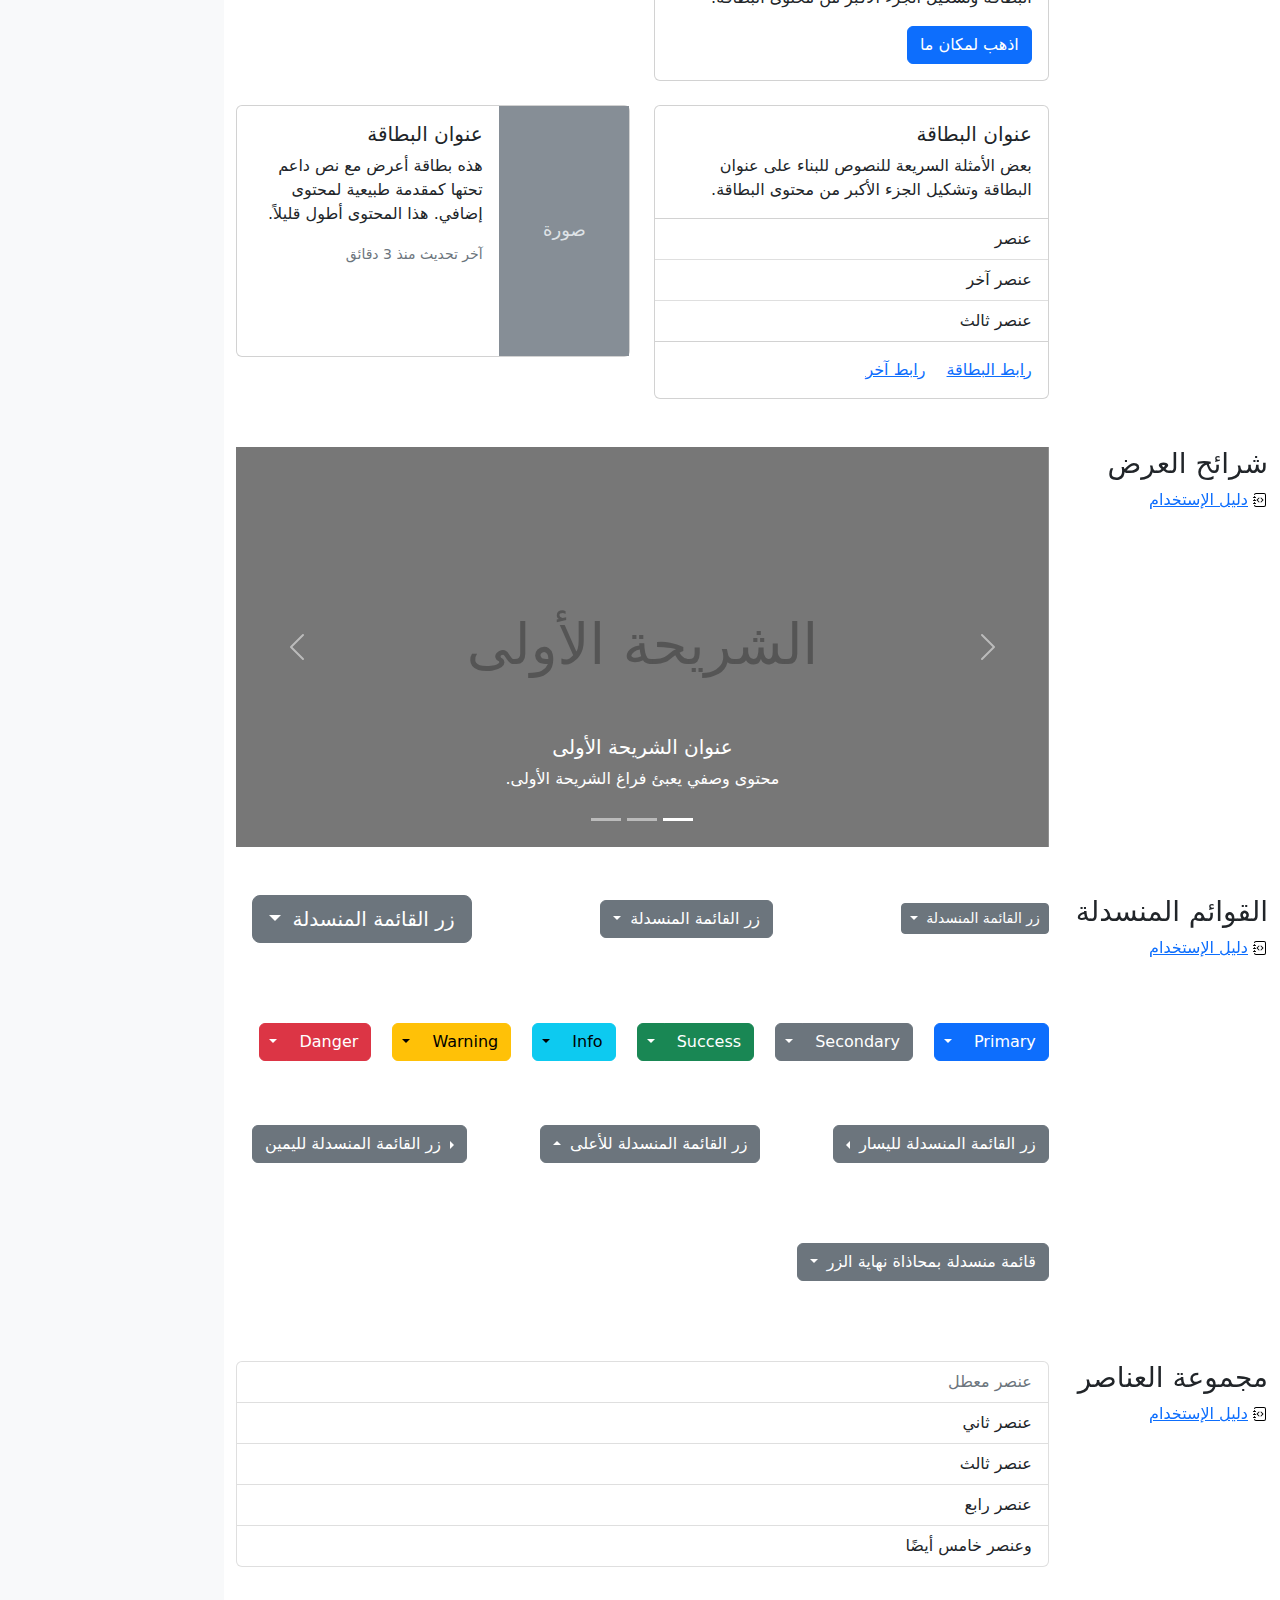
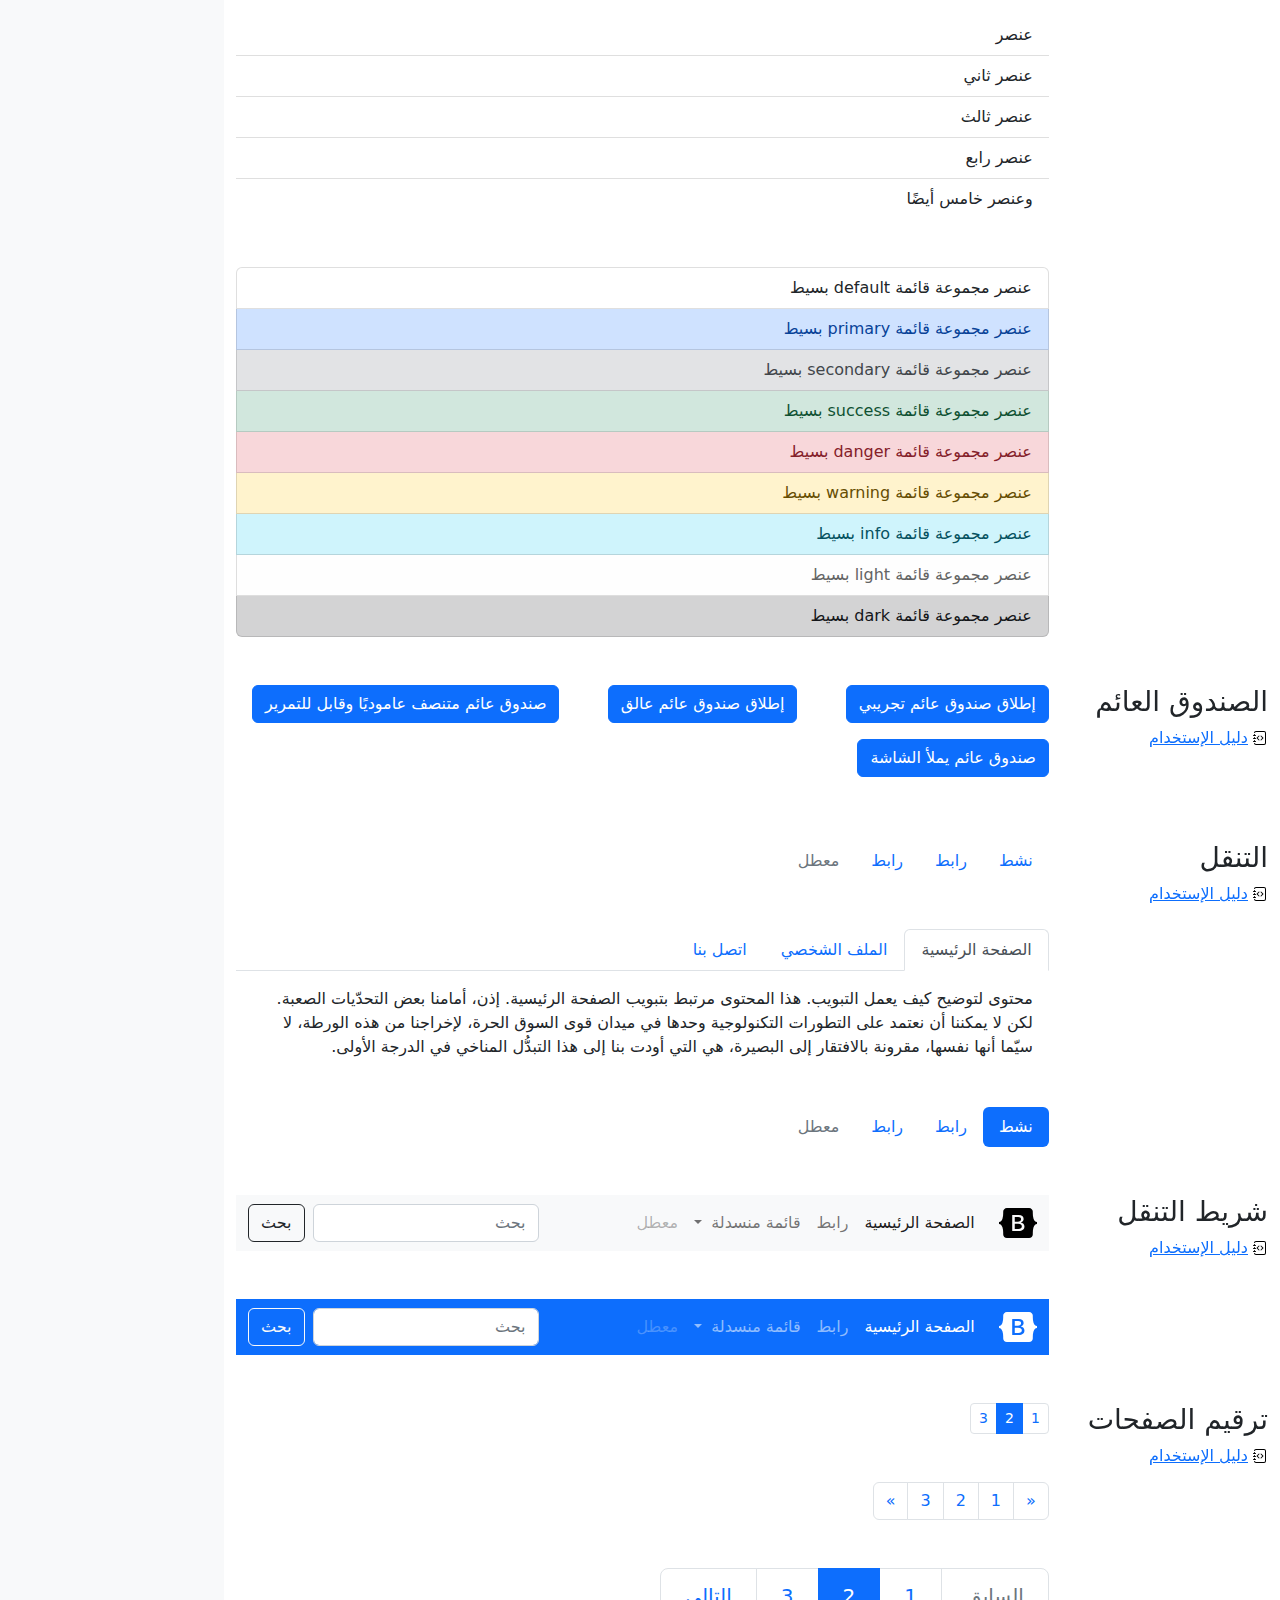
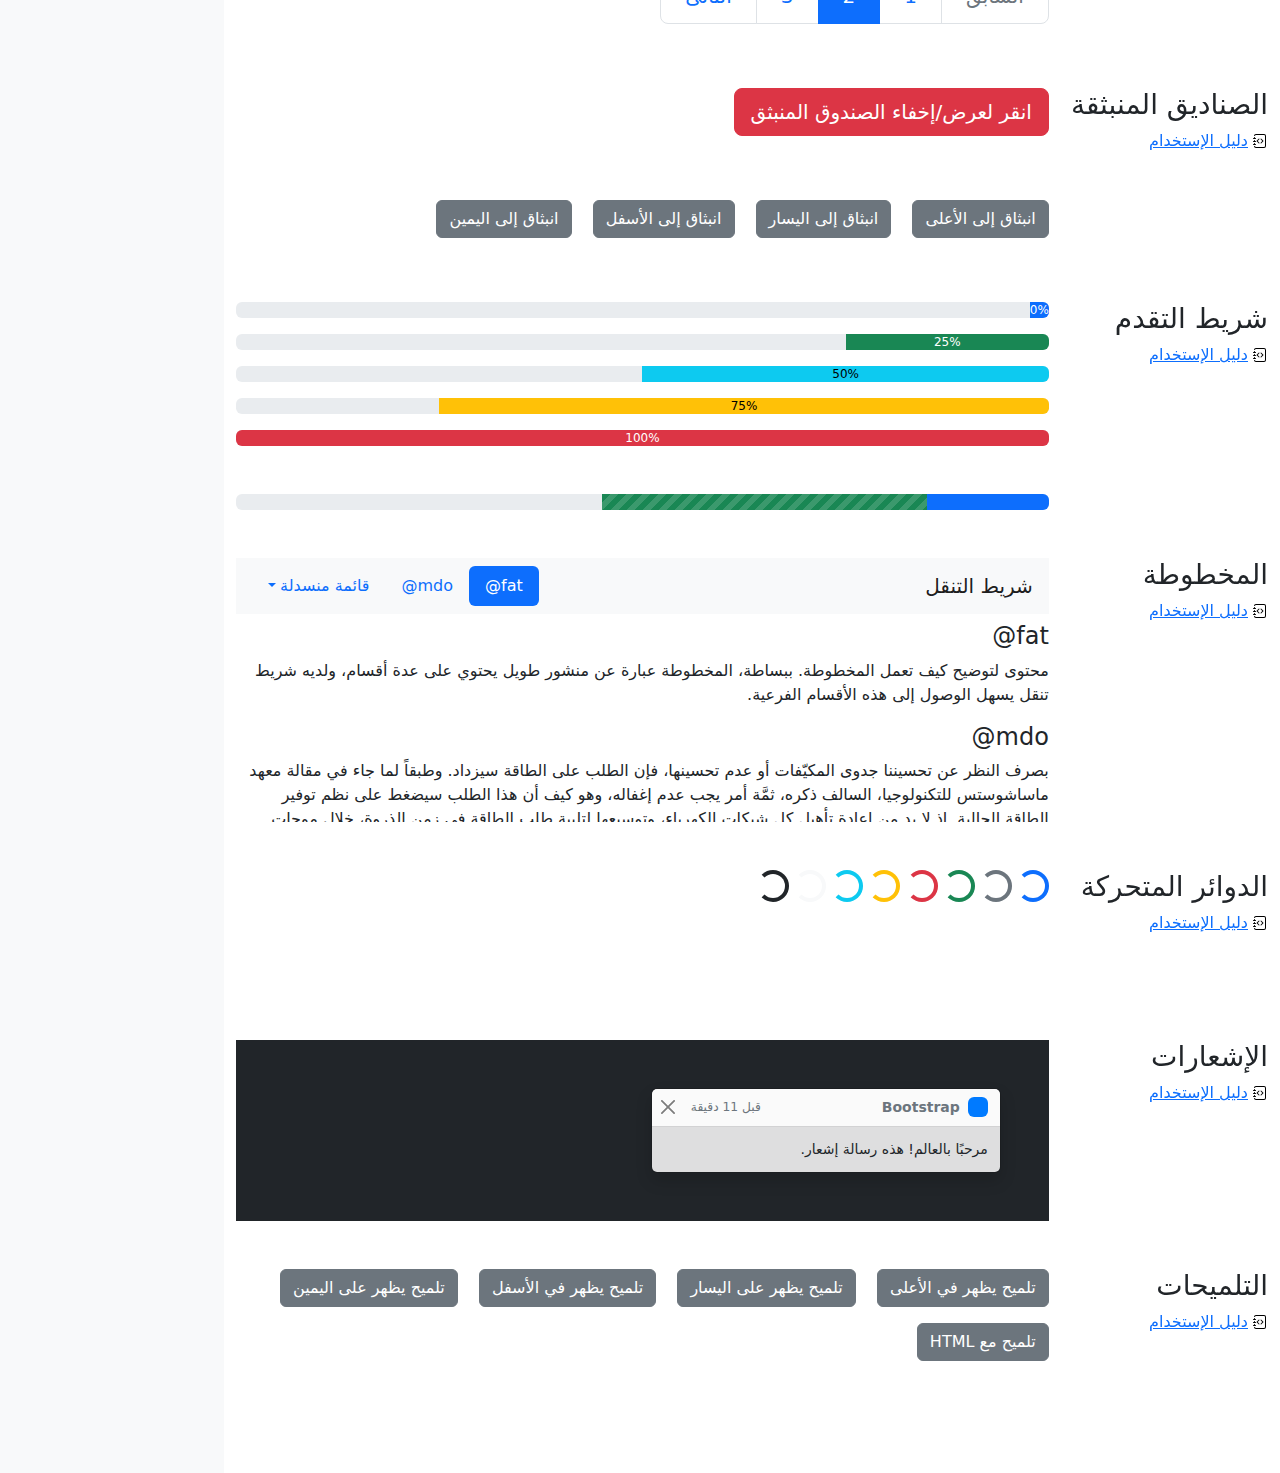
<file: bootstrap-5.2.2-examples/cheatsheet-rtl/index.html>
<!doctype html>
<html lang="ar" dir="rtl">
  <head>
    <meta charset="utf-8">
    <meta name="viewport" content="width=device-width, initial-scale=1">
    <meta name="description" content="">
    <meta name="author" content="Mark Otto, Jacob Thornton, and Bootstrap contributors">
    <meta name="generator" content="Hugo 0.104.2">
    <title>ورقة الغش · Bootstrap v5.2</title>

    <link rel="canonical" href="https://getbootstrap.com/docs/5.2/examples/cheatsheet-rtl/">

    

    

<link href="../assets/dist/css/bootstrap.rtl.min.css" rel="stylesheet">

    <style>
      .bd-placeholder-img {
        font-size: 1.125rem;
        text-anchor: middle;
        -webkit-user-select: none;
        -moz-user-select: none;
        user-select: none;
      }

      @media (min-width: 768px) {
        .bd-placeholder-img-lg {
          font-size: 3.5rem;
        }
      }

      .b-example-divider {
        height: 3rem;
        background-color: rgba(0, 0, 0, .1);
        border: solid rgba(0, 0, 0, .15);
        border-width: 1px 0;
        box-shadow: inset 0 .5em 1.5em rgba(0, 0, 0, .1), inset 0 .125em .5em rgba(0, 0, 0, .15);
      }

      .b-example-vr {
        flex-shrink: 0;
        width: 1.5rem;
        height: 100vh;
      }

      .bi {
        vertical-align: -.125em;
        fill: currentColor;
      }

      .nav-scroller {
        position: relative;
        z-index: 2;
        height: 2.75rem;
        overflow-y: hidden;
      }

      .nav-scroller .nav {
        display: flex;
        flex-wrap: nowrap;
        padding-bottom: 1rem;
        margin-top: -1px;
        overflow-x: auto;
        text-align: center;
        white-space: nowrap;
        -webkit-overflow-scrolling: touch;
      }
    </style>

    
    <!-- Custom styles for this template -->
    <link href="../cheatsheet/cheatsheet.rtl.css" rel="stylesheet">
  </head>
  <body class="bg-light">
    
<header class="bd-header bg-dark py-3 d-flex align-items-stretch border-bottom border-dark">
  <div class="container-fluid d-flex align-items-center">
    <h1 class="d-flex align-items-center fs-4 text-white mb-0">
      <img src="../assets/brand/bootstrap-logo-white.svg" width="38" height="30" class="me-3" alt="Bootstrap">
      ورقة الغش
    </h1>
    <a href="../examples/cheatsheet/" class="ms-auto link-light" hreflang="en">جدول بيانات LTR</a>
  </div>
</header>
<aside class="bd-aside sticky-xl-top text-muted align-self-start mb-3 mb-xl-5 px-2">
  <h2 class="h6 pt-4 pb-3 mb-4 border-bottom">على هذه الصفحة</h2>
  <nav class="small" id="toc">
    <ul class="list-unstyled">
      <li class="my-2">
        <button class="btn d-inline-flex align-items-center collapsed border-0" data-bs-toggle="collapse" aria-expanded="false" data-bs-target="#contents-collapse" aria-controls="contents-collapse">المحتوى</button>
        <ul class="list-unstyled ps-3 collapse" id="contents-collapse">
          <li><a class="d-inline-flex align-items-center rounded text-decoration-none" href="#typography">النصوص</a></li>
          <li><a class="d-inline-flex align-items-center rounded text-decoration-none" href="#images">الصور</a></li>
          <li><a class="d-inline-flex align-items-center rounded text-decoration-none" href="#tables">الجداول</a></li>
          <li><a class="d-inline-flex align-items-center rounded text-decoration-none" href="#figures">النماذج البيانية</a></li>
        </ul>
      </li>
      <li class="my-2">
        <button class="btn d-inline-flex align-items-center collapsed border-0" data-bs-toggle="collapse" aria-expanded="false" data-bs-target="#forms-collapse" aria-controls="forms-collapse">النماذج</button>
        <ul class="list-unstyled ps-3 collapse" id="forms-collapse">
          <li><a class="d-inline-flex align-items-center rounded text-decoration-none" href="#overview">نظرة عامة</a></li>
          <li><a class="d-inline-flex align-items-center rounded text-decoration-none" href="#disabled-forms">الحقول المعطلة</a></li>
          <li><a class="d-inline-flex align-items-center rounded text-decoration-none" href="#sizing">الأحجام</a></li>
          <li><a class="d-inline-flex align-items-center rounded text-decoration-none" href="#input-group">مجموعة الإدخال</a></li>
          <li><a class="d-inline-flex align-items-center rounded text-decoration-none" href="#floating-labels">الحقول ذوي العناوين العائمة</a></li>
          <li><a class="d-inline-flex align-items-center rounded text-decoration-none" href="#validation">التحقق</a></li>
        </ul>
      </li>
      <li class="my-2">
        <button class="btn d-inline-flex align-items-center collapsed border-0" data-bs-toggle="collapse" aria-expanded="false" data-bs-target="#components-collapse" aria-controls="components-collapse">مكونات</button>
        <ul class="list-unstyled ps-3 collapse" id="components-collapse">
          <li><a class="d-inline-flex align-items-center rounded text-decoration-none" href="#accordion">المطوية</a></li>
          <li><a class="d-inline-flex align-items-center rounded text-decoration-none" href="#alerts">الإنذارات</a></li>
          <li><a class="d-inline-flex align-items-center rounded text-decoration-none" href="#badge">الشارة</a></li>
          <li><a class="d-inline-flex align-items-center rounded text-decoration-none" href="#breadcrumb">مسار التنقل التفصيلي</a></li>
          <li><a class="d-inline-flex align-items-center rounded text-decoration-none" href="#buttons">الأزرار</a></li>
          <li><a class="d-inline-flex align-items-center rounded text-decoration-none" href="#button-group">مجموعة الأزرار</a></li>
          <li><a class="d-inline-flex align-items-center rounded text-decoration-none" href="#card">البطاقة</a></li>
          <li><a class="d-inline-flex align-items-center rounded text-decoration-none" href="#carousel">شرائح العرض</a></li>
          <li><a class="d-inline-flex align-items-center rounded text-decoration-none" href="#dropdowns">القوائم المنسدلة</a></li>
          <li><a class="d-inline-flex align-items-center rounded text-decoration-none" href="#list-group">مجموعة العناصر</a></li>
          <li><a class="d-inline-flex align-items-center rounded text-decoration-none" href="#modal">الصندوق العائم</a></li>
          <li><a class="d-inline-flex align-items-center rounded text-decoration-none" href="#navs">التنقل</a></li>
          <li><a class="d-inline-flex align-items-center rounded text-decoration-none" href="#navbar">شريط التنقل</a></li>
          <li><a class="d-inline-flex align-items-center rounded text-decoration-none" href="#pagination">ترقيم الصفحات</a></li>
          <li><a class="d-inline-flex align-items-center rounded text-decoration-none" href="#popovers">الصناديق المنبثقة</a></li>
          <li><a class="d-inline-flex align-items-center rounded text-decoration-none" href="#progress">شريط التقدم</a></li>
          <li><a class="d-inline-flex align-items-center rounded text-decoration-none" href="#scrollspy">المخطوطة</a></li>
          <li><a class="d-inline-flex align-items-center rounded text-decoration-none" href="#spinners">الدوائر المتحركة</a></li>
          <li><a class="d-inline-flex align-items-center rounded text-decoration-none" href="#toasts">الإشعارات</a></li>
          <li><a class="d-inline-flex align-items-center rounded text-decoration-none" href="#tooltips">التلميحات</a></li>
        </ul>
      </li>
    </ul>
  </nav>
</aside>
<div class="bd-cheatsheet container-fluid bg-body">
  <section id="content">
    <h2 class="sticky-xl-top fw-bold pt-3 pt-xl-5 pb-2 pb-xl-3">المحتوى</h2>

    <article class="my-3" id="typography">
      <div class="bd-heading sticky-xl-top align-self-start mt-5 mb-3 mt-xl-0 mb-xl-2">
        <h3>النصوص</h3>
        <a class="d-flex align-items-center" hreflang="en" href="../content/typography/">دليل الإستخدام</a>
      </div>

      <div>
        <div class="bd-example-snippet bd-code-snippet"><div class="bd-example">
        <p class="display-1">العرض 1</p>
        <p class="display-2">العرض 2</p>
        <p class="display-3">العرض 3</p>
        <p class="display-4">العرض 4</p>
        <p class="display-5">العرض 5</p>
        <p class="display-6">العرض 6</p>
        </div></div>


        <div class="bd-example-snippet bd-code-snippet"><div class="bd-example">
        <p class="h1">عنوان 1</p>
        <p class="h2">عنوان 2</p>
        <p class="h3">عنوان 3</p>
        <p class="h4">عنوان 4</p>
        <p class="h5">عنوان 5</p>
        <p class="h6">عنوان 6</p>
        </div></div>


        <div class="bd-example-snippet bd-code-snippet"><div class="bd-example">
        <p class="lead">
          هذه قطعة إملائية متميزة، فهي مصممة لتكون بارزة من بين القطع الإملائية الأخرى.
        </p>
        </div></div>


        <div class="bd-example-snippet bd-code-snippet"><div class="bd-example">
        <p>يمكنك استخدام تصنيف mark <mark>لتحديد</mark> نص.</p>
        <p><del>من المفترض أن يتم التعامل مع هذا السطر كنص محذوف.</del></p>
        <p><s>من المفترض أن يتم التعامل مع هذا السطر على أنه لم يعد دقيقًا.</s></p>
        <p><ins>من المفترض أن يتم التعامل مع هذا السطر كإضافة إلى المستند.</ins></p>
        <p><u>سيتم عرض النص في هذا السطر كما وتحته خط.</u></p>
        <p><small>من المفترض أن يتم التعامل مع هذا السطر على أنه يحوي تفاصيل صغيرة.</small></p>
        <p><strong>هذا السطر يحوي نص عريض.</strong></p>
        <p><em>هذا السطر يحوي نص مائل.</em></p>
        </div></div>


        <div class="bd-example-snippet bd-code-snippet"><div class="bd-example">
        <hr>
        </div></div>


        <div class="bd-example-snippet bd-code-snippet"><div class="bd-example">
        <blockquote class="blockquote">
          <p>إقتباس مبهر، موضوع في عنصر blockquote</p>
          <footer class="blockquote-footer">شخص مشهور في <cite title= "عنوان المصدر"> عنوان المصدر </cite></footer>
        </blockquote>
        </div></div>


        <div class="bd-example-snippet bd-code-snippet"><div class="bd-example">
        <ul class="list-unstyled">
          <li>هذه قائمة عناصر.</li>
          <li>بالرغم من أنها مصممة كي لا تظهر كذلك.</li>
          <li>إلا أنها مجهزة كـ قائمة خلف الكواليس</li>
          <li>هذا التصميم ينطبق فقد على القائمة الرئيسية</li>
          <li>القوائم الفرعية
            <ul>
              <li>لا تتأثر بهذا التصميم</li>
              <li>فهي تظهر عليها علامات الترقيم</li>
              <li>وتحتوي على مساحة فارغة بجوارها</li>
            </ul>
          </li>
          <li>قد يكون هذا التصميم مفيدًا في بعض الأحيان.</li>
        </ul>
        </div></div>


        <div class="bd-example-snippet bd-code-snippet"><div class="bd-example">
        <ul class="list-inline">
          <li class="list-inline-item">هذا عنصر في قائمة.</li>
          <li class="list-inline-item">وهذا أيضًا.</li>
          <li class="list-inline-item">لكنهم يظهرون متجاورين.</li>
        </ul>
        </div></div>

      </div>
    </article>
    <article class="my-3" id="images">
      <div class="bd-heading sticky-xl-top align-self-start mt-5 mb-3 mt-xl-0 mb-xl-2">
        <h3>الصور</h3>
        <a class="d-flex align-items-center" hreflang="en" href="../content/images/">دليل الإستخدام</a>
      </div>

      <div>
        <div class="bd-example-snippet bd-code-snippet"><div class="bd-example">
        <svg class="bd-placeholder-img bd-placeholder-img-lg img-fluid" width="100%" height="250" xmlns="http://www.w3.org/2000/svg" role="img" aria-label="Placeholder: صورة مستجيبة" preserveAspectRatio="xMidYMid slice" focusable="false"><title>Placeholder</title><rect width="100%" height="100%" fill="#868e96"/><text x="50%" y="50%" fill="#dee2e6" dy=".3em">صورة مستجيبة</text></svg>

        </div></div>


        <div class="bd-example-snippet bd-code-snippet"><div class="bd-example">
        <svg class="bd-placeholder-img img-thumbnail" width="200" height="200" xmlns="http://www.w3.org/2000/svg" role="img" aria-label="صورة عنصر نائب مربع عام مع حدود بيضاء حولها ، مما يجعلها تشبه صورة تم التقاطها بكاميرا فورية قديمة: 200x200" preserveAspectRatio="xMidYMid slice" focusable="false"><title>صورة عنصر نائب مربع عام مع حدود بيضاء حولها ، مما يجعلها تشبه صورة تم التقاطها بكاميرا فورية قديمة</title><rect width="100%" height="100%" fill="#868e96"/><text x="50%" y="50%" fill="#dee2e6" dy=".3em">200x200</text></svg>

        </div></div>

      </div>
    </article>
    <article class="my-3" id="tables">
      <div class="bd-heading sticky-xl-top align-self-start mt-5 mb-3 mt-xl-0 mb-xl-2">
        <h3>الجداول</h3>
        <a class="d-flex align-items-center" hreflang="en" href="../content/tables/">دليل الإستخدام</a>
      </div>

      <div>
        <div class="bd-example-snippet bd-code-snippet"><div class="bd-example">
        <table class="table table-striped">
          <thead>
          <tr>
            <th scope="col">#</th>
            <th scope="col">الاسم الاول</th>
            <th scope="col">الكنية</th>
            <th scope="col">الاسم المستعار</th>
          </tr>
          </thead>
          <tbody>
          <tr>
            <th scope="row">1</th>
            <td>Mark</td>
            <td>Otto</td>
            <td><bdo lang="en" dir="ltr">@mdo</bdo></td>
          </tr>
          <tr>
            <th scope="row">2</th>
            <td>Jacob</td>
            <td>Thornton</td>
            <td><bdo lang="en" dir="ltr">@fat</bdo></td>
          </tr>
          <tr>
            <th scope="row">3</th>
            <td colspan="2">Larry the Bird</td>
            <td><bdo lang="en" dir="ltr">@twitter</bdo></td>
          </tr>
          </tbody>
        </table>
        </div></div>


        <div class="bd-example-snippet bd-code-snippet"><div class="bd-example">
        <table class="table table-dark table-borderless">
          <thead>
          <tr>
            <th scope="col">#</th>
            <th scope="col">الاسم الاول</th>
            <th scope="col">الكنية</th>
            <th scope="col">الاسم المستعار</th>
          </tr>
          </thead>
          <tbody>
          <tr>
            <th scope="row">1</th>
            <td>Mark</td>
            <td>Otto</td>
            <td><bdo lang="en" dir="ltr">@mdo</bdo></td>
          </tr>
          <tr>
            <th scope="row">2</th>
            <td>Jacob</td>
            <td>Thornton</td>
            <td><bdo lang="en" dir="ltr">@fat</bdo></td>
          </tr>
          <tr>
            <th scope="row">3</th>
            <td colspan="2">Larry the Bird</td>
            <td><bdo lang="en" dir="ltr">@twitter</bdo></td>
          </tr>
          </tbody>
        </table>
        </div></div>


        <div class="bd-example-snippet bd-code-snippet"><div class="bd-example">
        <table class="table table-hover">
          <thead>
          <tr>
            <th scope="col">Class</th>
            <th scope="col">عنوان</th>
            <th scope="col">عنوان</th>
          </tr>
          </thead>
          <tbody>
          <tr>
            <th scope="row">Default</th>
            <td>خلية</td>
            <td>خلية</td>
          </tr>
          
          <tr class="table-primary">
            <th scope="row">Primary</th>
            <td>خلية</td>
            <td>خلية</td>
          </tr>
          <tr class="table-secondary">
            <th scope="row">Secondary</th>
            <td>خلية</td>
            <td>خلية</td>
          </tr>
          <tr class="table-success">
            <th scope="row">Success</th>
            <td>خلية</td>
            <td>خلية</td>
          </tr>
          <tr class="table-danger">
            <th scope="row">Danger</th>
            <td>خلية</td>
            <td>خلية</td>
          </tr>
          <tr class="table-warning">
            <th scope="row">Warning</th>
            <td>خلية</td>
            <td>خلية</td>
          </tr>
          <tr class="table-info">
            <th scope="row">Info</th>
            <td>خلية</td>
            <td>خلية</td>
          </tr>
          <tr class="table-light">
            <th scope="row">Light</th>
            <td>خلية</td>
            <td>خلية</td>
          </tr>
          <tr class="table-dark">
            <th scope="row">Dark</th>
            <td>خلية</td>
            <td>خلية</td>
          </tr>
          </tbody>
        </table>
        </div></div>


        <div class="bd-example-snippet bd-code-snippet"><div class="bd-example">
        <table class="table table-sm table-bordered">
          <thead>
          <tr>
            <th scope="col">#</th>
            <th scope="col">الاسم الاول</th>
            <th scope="col">الكنية</th>
            <th scope="col">الاسم المستعار</th>
          </tr>
          </thead>
          <tbody>
          <tr>
            <th scope="row">1</th>
            <td>Mark</td>
            <td>Otto</td>
            <td><bdo lang="en" dir="ltr">@mdo</bdo></td>
          </tr>
          <tr>
            <th scope="row">2</th>
            <td>Jacob</td>
            <td>Thornton</td>
            <td><bdo lang="en" dir="ltr">@fat</bdo></td>
          </tr>
          <tr>
            <th scope="row">3</th>
            <td colspan="2">Larry the Bird</td>
            <td><bdo lang="en" dir="ltr">@twitter</bdo></td>
          </tr>
          </tbody>
        </table>
        </div></div>

      </div>
    </article>
    <article class="my-3" id="figures">
      <div class="bd-heading sticky-xl-top align-self-start mt-5 mb-3 mt-xl-0 mb-xl-2">
        <h3>النماذج البيانية</h3>
        <a class="d-flex align-items-center" hreflang="en" href="../content/figures/">دليل الإستخدام</a>
      </div>

      <div>
        <div class="bd-example-snippet bd-code-snippet"><div class="bd-example">
        <figure class="figure">
          <svg class="bd-placeholder-img figure-img img-fluid rounded" width="400" height="300" xmlns="http://www.w3.org/2000/svg" role="img" aria-label="Placeholder: 400x300" preserveAspectRatio="xMidYMid slice" focusable="false"><title>Placeholder</title><rect width="100%" height="100%" fill="#868e96"/><text x="50%" y="50%" fill="#dee2e6" dy=".3em">400x300</text></svg>

          <figcaption class="figure-caption">شرح للصورة أعلاه.</figcaption>
        </figure>
        </div></div>

      </div>
    </article>
  </section>

  <section id="forms">
    <h2 class="sticky-xl-top fw-bold pt-3 pt-xl-5 pb-2 pb-xl-3">النماذج</h2>

    <article class="my-3" id="overview">
      <div class="bd-heading sticky-xl-top align-self-start mt-5 mb-3 mt-xl-0 mb-xl-2">
        <h3>نظرة عامة</h3>
        <a class="d-flex align-items-center" hreflang="en" href="../forms/overview/">دليل الإستخدام</a>
      </div>

      <div>
        <div class="bd-example-snippet bd-code-snippet"><div class="bd-example">
        <form>
          <div class="mb-3">
            <label for="exampleInputEmail1" class="form-label">البريد الإلكتروني</label>
            <input type="email" class="form-control" id="exampleInputEmail1" aria-describedby="emailHelp">
            <div id="emailHelp" class="form-text">لن نقوم بمشاركة بريدك الإلكتروني مع أي شخص آخر.</div>
          </div>
          <div class="mb-3">
            <label for="exampleInputPassword1" class="form-label">كلمة السر</label>
            <input type="password" class="form-control" id="exampleInputPassword1">
          </div>
          <div class="mb-3">
            <label for="exampleSelect" class="form-label">قائمة اختيار</label>
            <select class="form-select" id="exampleSelect">
              <option selected>افتح قائمة الاختيار هذه</option>
              <option value="1">واحد</option>
              <option value="2">اثنان</option>
              <option value="3">ثلاثة</option>
            </select>
          </div>
          <div class="mb-3 form-check">
            <input type="checkbox" class="form-check-input" id="exampleCheck1">
            <label class="form-check-label" for="exampleCheck1">اخترني</label>
          </div>
          <fieldset class="mb-3">
            <legend>أزرار الاختيار الأحادي</legend>
            <div class="form-check">
              <input type="radio" name="radios" class="form-check-input" id="exampleRadio1" checked>
              <label class="form-check-label" for="exampleRadio1">الخيار الافتراضي</label>
            </div>
            <div class="mb-3 form-check">
              <input type="radio" name="radios" class="form-check-input" id="exampleRadio2">
              <label class="form-check-label" for="exampleRadio2">خيار آخر</label>
            </div>
          </fieldset>
          <div class="mb-3">
            <label class="form-label" for="customFile">رفع</label>
            <input type="file" class="form-control" id="customFile">
          </div>
          <div class="mb-3 form-check form-switch">
            <input class="form-check-input" type="checkbox" role="switch" id="flexSwitchCheckChecked" checked>
            <label class="form-check-label" for="flexSwitchCheckChecked">زر على شكل مفتاح اختيار.</label>
          </div>
          <div class="mb-3">
            <label for="customRange3" class="form-label">مثال على حقل اختيار نطاقي</label>
            <input type="range" class="form-range" min="0" max="5" step="0.5" id="customRange3">
          </div>
          <button type="submit" class="btn btn-primary">إرسال</button>
        </form>
        </div></div>

      </div>
    </article>
    <article class="my-3" id="disabled-forms">
      <div class="bd-heading sticky-xl-top align-self-start mt-5 mb-3 mt-xl-0 mb-xl-2">
        <h3>الحقول المعطلة</h3>
        <a class="d-flex align-items-center" hreflang="en" href="../forms/overview/#disabled-forms">دليل الإستخدام</a>
      </div>

      <div>
        <div class="bd-example-snippet bd-code-snippet"><div class="bd-example">
        <form>
          <fieldset disabled aria-label="مثال على مجموعة الحقول المعطلة">
            <div class="mb-3">
              <label for="disabledTextInput" class="form-label">حقل إدخال معطل</label>
              <input type="text" id="disabledTextInput" class="form-control" placeholder="حقل إدخال معطل">
            </div>
            <div class="mb-3">
              <label for="disabledSelect" class="form-label">قائمة اختيار معطلة</label>
              <select id="disabledSelect" class="form-select">
                <option>خيار معطل</option>
              </select>
            </div>
            <div class="mb-3">
              <div class="form-check">
                <input class="form-check-input" type="checkbox" id="disabledFieldsetCheck" disabled>
                <label class="form-check-label" for="disabledFieldsetCheck">
                  زر اختيار معطل
                </label>
              </div>
            </div>
            <fieldset class="mb-3">
              <legend>أزرار اختيار أحادي معطلين</legend>
              <div class="form-check">
                <input type="radio" name="radios" class="form-check-input" id="disabledRadio1" disabled>
                <label class="form-check-label" for="disabledRadio1">خيار معطل</label>
              </div>
              <div class="mb-3 form-check">
                <input type="radio" name="radios" class="form-check-input" id="disabledRadio2" disabled>
                <label class="form-check-label" for="disabledRadio2">خيار آخر معطل</label>
              </div>
            </fieldset>
            <div class="mb-3">
              <label class="form-label" for="disabledCustomFile">رفع معطل</label>
              <input type="file" class="form-control" id="disabledCustomFile" disabled>
            </div>
            <div class="mb-3 form-check form-switch">
              <input class="form-check-input" type="checkbox" role="switch" id="disabledSwitchCheckChecked" checked disabled>
              <label class="form-check-label" for="disabledSwitchCheckChecked">زر معطل على شكل مفتاح اختيار.</label>
            </div>
            <div class="mb-3">
              <label for="disabledRange" class="form-label">حقل اختيار نطاقي معطل</label>
              <input type="range" class="form-range" min="0" max="5" step="0.5" id="disabledRange">
            </div>
            <button type="submit" class="btn btn-primary">إرسال</button>
          </fieldset>
        </form>
        </div></div>

      </div>
    </article>
    <article class="my-3" id="sizing">
      <div class="bd-heading sticky-xl-top align-self-start mt-5 mb-3 mt-xl-0 mb-xl-2">
        <h3>الأحجام</h3>
        <a class="d-flex align-items-center" hreflang="en" href="../forms/form-control/#sizing">دليل الإستخدام</a>
      </div>

      <div>
        <div class="bd-example-snippet bd-code-snippet"><div class="bd-example">
        <div class="mb-3">
          <input class="form-control form-control-lg" type="text" placeholder="حقل إدخال كبير" aria-label=".form-control-lg مثال">
        </div>
        <div class="mb-3">
          <select class="form-select form-select-lg" aria-label=".form-select-lg مثال">
            <option selected>افتح قائمة الاختيار هذه</option>
            <option value="1">واحد</option>
            <option value="2">اثنان</option>
            <option value="3">ثلاثة</option>
          </select>
        </div>
        <div class="mb-3">
          <input type="file" class="form-control form-control-lg" aria-label="مثال على إدخال ملف كبير">
        </div>
        </div></div>


        <div class="bd-example-snippet bd-code-snippet"><div class="bd-example">
        <div class="mb-3">
          <input class="form-control form-control-sm" type="text" placeholder="حقل إدخال صغير" aria-label=".form-control-sm مثال">
        </div>
        <div class="mb-3">
          <select class="form-select form-select-sm" aria-label=".form-select-sm مثال">
            <option selected>افتح قائمة الاختيار هذه</option>
            <option value="1">واحد</option>
            <option value="2">اثنان</option>
            <option value="3">ثلاثة</option>
          </select>
        </div>
        <div class="mb-3">
          <input type="file" class="form-control form-control-sm" aria-label="مثال على إدخال ملف صغير">
        </div>
        </div></div>

      </div>
    </article>
    <article class="my-3" id="input-group">
      <div class="bd-heading sticky-xl-top align-self-start mt-5 mb-3 mt-xl-0 mb-xl-2">
        <h3>مجموعة الإدخال</h3>
        <a class="d-flex align-items-center" hreflang="en" href="../forms/input-group/">دليل الإستخدام</a>
      </div>

      <div>
        <div class="bd-example-snippet bd-code-snippet"><div class="bd-example">
        <div class="input-group mb-3">
          <span class="input-group-text" id="basic-addon1">أنا اسمي</span>
          <input type="text" class="form-control" placeholder="فلان الفلاني" aria-label="الاسم" aria-describedby="basic-addon1">
        </div>
        <div class="input-group mb-3">
          <input type="text" class="form-control" placeholder="أنا أحب الكعك والقهوة" aria-label="الطعام المفضل" aria-describedby="basic-addon2">
          <span class="input-group-text" id="basic-addon2">وغيرها</span>
        </div>
        <label for="basic-url" class="form-label">عنوان حسابك الشخصي</label>
        <div class="input-group mb-3">
          <input type="text" class="form-control" id="basic-url" aria-describedby="basic-addon3">
          <span class="input-group-text" id="basic-addon3"><bdo lang="en" dir="ltr">https://example.com/users/</bdo></span>
        </div>
        <div class="input-group mb-3">
          <span class="input-group-text"><bdo lang="en" dir="ltr">.00</bdo></span>
          <input type="text" class="form-control" aria-label="المبلغ (لأقرب دولار)">
          <span class="input-group-text">$</span>
        </div>
        <div class="input-group">
          <span class="input-group-text">مع textarea</span>
          <textarea class="form-control" aria-label="مع textarea"></textarea>
        </div>
        </div></div>

      </div>
    </article>
    <article class="my-3" id="floating-labels">
      <div class="bd-heading sticky-xl-top align-self-start mt-5 mb-3 mt-xl-0 mb-xl-2">
        <h3>الحقول ذوي العناوين العائمة</h3>
        <a class="d-flex align-items-center" href="../forms/floating-labels/">دليل الإستخدام</a>
      </div>

      <div>
        <div class="bd-example-snippet bd-code-snippet"><div class="bd-example">
        <form>
          <div class="form-floating mb-3">
            <input type="email" class="form-control" id="floatingInput" placeholder="name@example.com">
            <label for="floatingInput">البريد الالكتروني</label>
          </div>
          <div class="form-floating">
            <input type="password" class="form-control" id="floatingPassword" placeholder="كلمة السر">
            <label for="floatingPassword">كلمة السر</label>
          </div>
        </form>
        </div></div>

      </div>
    </article>
    <article class="my-3" id="validation">
      <div class="bd-heading sticky-xl-top align-self-start mt-5 mb-3 mt-xl-0 mb-xl-2">
        <h3>التحقق</h3>
        <a class="d-flex align-items-center" hreflang="en" href="../forms/validation/">دليل الإستخدام</a>
      </div>

      <div>
        <div class="bd-example-snippet bd-code-snippet"><div class="bd-example">
        <form class="row g-3">
          <div class="col-md-4">
            <label for="validationServer01" class="form-label">الاسم الاول</label>
            <input type="text" class="form-control is-valid" id="validationServer01" value="Mark" required>
            <div class="valid-feedback">
              يبدو صحيحًا!
            </div>
          </div>
          <div class="col-md-4">
            <label for="validationServer02" class="form-label">الكنية</label>
            <input type="text" class="form-control is-valid" id="validationServer02" value="Otto" required>
            <div class="valid-feedback">
              يبدو صحيحًا!
            </div>
          </div>
          <div class="col-md-4">
            <label for="validationServerUsername" class="form-label">اسم المستخدم</label>
            <div class="input-group has-validation">
              <input type="text" class="form-control is-invalid" id="validationServerUsername" aria-describedby="inputGroupPrepend3" required>
              <span class="input-group-text" id="inputGroupPrepend3">@</span>
              <div class="invalid-feedback">
                يرجى اختيار اسم مستخدم.
              </div>
            </div>
          </div>
          <div class="col-md-6">
            <label for="validationServer03" class="form-label">مدينة</label>
            <input type="text" class="form-control is-invalid" id="validationServer03" required>
            <div class="invalid-feedback">
              يرجى إدخال مدينة صحيحة.
            </div>
          </div>
          <div class="col-md-3">
            <label for="validationServer04" class="form-label">حالة</label>
            <select class="form-select is-invalid" id="validationServer04" required>
              <option selected disabled value="">اختر...</option>
              <option>...</option>
            </select>
            <div class="invalid-feedback">
              يرجى اختيار ولاية صحيحة.
            </div>
          </div>
          <div class="col-md-3">
            <label for="validationServer05" class="form-label">الرمز البريدي</label>
            <input type="text" class="form-control is-invalid" id="validationServer05" required>
            <div class="invalid-feedback">
              يرجى إدخال رمز بريدي صحيح.
            </div>
          </div>
          <div class="col-12">
            <div class="form-check">
              <input class="form-check-input is-invalid" type="checkbox" value="" id="invalidCheck3" required>
              <label class="form-check-label" for="invalidCheck3">
                أوافق على الشروط والأحكام
              </label>
              <div class="invalid-feedback">
                تجب الموافقة قبل إرسال النموذج.
              </div>
            </div>
          </div>
          <div class="col-12">
            <button class="btn btn-primary" type="submit">إرسال النموذج</button>
          </div>
        </form>
        </div></div>

      </div>
    </article>
  </section>

  <section id="components">
    <h2 class="sticky-xl-top fw-bold pt-3 pt-xl-5 pb-2 pb-xl-3">العناصر</h2>

    <article class="my-3" id="accordion">
      <div class="bd-heading sticky-xl-top align-self-start mt-5 mb-3 mt-xl-0 mb-xl-2">
        <h3>المطوية</h3>
        <a class="d-flex align-items-center" hreflang="en" href="../components/accordion/">دليل الإستخدام</a>
      </div>

      <div>
        <div class="bd-example-snippet bd-code-snippet"><div class="bd-example">
        <div class="accordion" id="accordionExample">
          <div class="accordion-item">
            <h4 class="accordion-header" id="headingOne">
              <button class="accordion-button" type="button" data-bs-toggle="collapse" data-bs-target="#collapseOne" aria-expanded="true" aria-controls="collapseOne">
                عنصر المطوية الأول
              </button>
            </h4>
            <div id="collapseOne" class="accordion-collapse collapse show" aria-labelledby="headingOne" data-bs-parent="#accordionExample">
              <div class="accordion-body">
                <strong>هذا هو محتوى عنصر المطوية الأول.</strong> سيكون المحتوى مخفيًا بشكل إفتراضي حتى يقوم Bootstrap بإضافة الكلاسات اللازمة لكل عنصر في المطوية. هذه الكلاسات تتحكم بالمظهر العام ووتتحكم أيضا بإظهار وإخفاء أقسام المطوية عبر حركات CSS الإنتقالية. يمكنك تعديل أي من هذه عبر كلاسات CSS خاصة بك، او عبر تغيير القيم الإفتراضية المقدمة من Bootstrap. من الجدير بالذكر أنه يمكن وضع أي كود HTML هنا، ولكن الحركة الإنتقالية قد تحد من الoverflow.
              </div>
            </div>
          </div>
          <div class="accordion-item">
            <h4 class="accordion-header" id="headingTwo">
              <button class="accordion-button collapsed" type="button" data-bs-toggle="collapse" data-bs-target="#collapseTwo" aria-expanded="false" aria-controls="collapseTwo">
                عنصر المطوية الثاني
              </button>
            </h4>
            <div id="collapseTwo" class="accordion-collapse collapse" aria-labelledby="headingTwo" data-bs-parent="#accordionExample">
              <div class="accordion-body">
                <strong>هذا هو محتوى عنصر المطوية الثاني.</strong> سيكون المحتوى مخفيًا بشكل إفتراضي حتى يقوم Bootstrap بإضافة الكلاسات اللازمة لكل عنصر في المطوية. هذه الكلاسات تتحكم بالمظهر العام ووتتحكم أيضا بإظهار وإخفاء أقسام المطوية عبر حركات CSS الإنتقالية. يمكنك تعديل أي من هذه عبر كلاسات CSS خاصة بك، او عبر تغيير القيم الإفتراضية المقدمة من Bootstrap. من الجدير بالذكر أنه يمكن وضع أي كود HTML هنا، ولكن الحركة الإنتقالية قد تحد من الoverflow.
              </div>
            </div>
          </div>
          <div class="accordion-item">
            <h4 class="accordion-header" id="headingThree">
              <button class="accordion-button collapsed" type="button" data-bs-toggle="collapse" data-bs-target="#collapseThree" aria-expanded="false" aria-controls="collapseThree">
                عنصر المطوية الثالث
              </button>
            </h4>
            <div id="collapseThree" class="accordion-collapse collapse" aria-labelledby="headingThree" data-bs-parent="#accordionExample">
              <div class="accordion-body">
                <strong>هذا هو محتوى عنصر المطوية الثالث.</strong> سيكون المحتوى مخفيًا بشكل إفتراضي حتى يقوم Bootstrap بإضافة الكلاسات اللازمة لكل عنصر في المطوية. هذه الكلاسات تتحكم بالمظهر العام ووتتحكم أيضا بإظهار وإخفاء أقسام المطوية عبر حركات CSS الإنتقالية. يمكنك تعديل أي من هذه عبر كلاسات CSS خاصة بك، او عبر تغيير القيم الإفتراضية المقدمة من Bootstrap. من الجدير بالذكر أنه يمكن وضع أي كود HTML هنا، ولكن الحركة الإنتقالية قد تحد من الoverflow.
              </div>
            </div>
          </div>
        </div>
        </div></div>

      </div>
    </article>
    <article class="my-3" id="alerts">
      <div class="bd-heading sticky-xl-top align-self-start mt-5 mb-3 mt-xl-0 mb-xl-2">
        <h3>الإنذارات</h3>
        <a class="d-flex align-items-center" hreflang="en" href="../components/alerts/">دليل الإستخدام</a>
      </div>

      <div>
        <div class="bd-example-snippet bd-code-snippet"><div class="bd-example">
        
        <div class="alert alert-primary alert-dismissible fade show" role="alert">
          تنبيه primary بسيط مع <a href="#" class="alert-link">رابط مثال</a>. أعطها نقرة إذا أردت.
          <button type="button" class="btn-close" data-bs-dismiss="alert" aria-label="قريب"></button>
        </div>
        <div class="alert alert-secondary alert-dismissible fade show" role="alert">
          تنبيه secondary بسيط مع <a href="#" class="alert-link">رابط مثال</a>. أعطها نقرة إذا أردت.
          <button type="button" class="btn-close" data-bs-dismiss="alert" aria-label="قريب"></button>
        </div>
        <div class="alert alert-success alert-dismissible fade show" role="alert">
          تنبيه success بسيط مع <a href="#" class="alert-link">رابط مثال</a>. أعطها نقرة إذا أردت.
          <button type="button" class="btn-close" data-bs-dismiss="alert" aria-label="قريب"></button>
        </div>
        <div class="alert alert-danger alert-dismissible fade show" role="alert">
          تنبيه danger بسيط مع <a href="#" class="alert-link">رابط مثال</a>. أعطها نقرة إذا أردت.
          <button type="button" class="btn-close" data-bs-dismiss="alert" aria-label="قريب"></button>
        </div>
        <div class="alert alert-warning alert-dismissible fade show" role="alert">
          تنبيه warning بسيط مع <a href="#" class="alert-link">رابط مثال</a>. أعطها نقرة إذا أردت.
          <button type="button" class="btn-close" data-bs-dismiss="alert" aria-label="قريب"></button>
        </div>
        <div class="alert alert-info alert-dismissible fade show" role="alert">
          تنبيه info بسيط مع <a href="#" class="alert-link">رابط مثال</a>. أعطها نقرة إذا أردت.
          <button type="button" class="btn-close" data-bs-dismiss="alert" aria-label="قريب"></button>
        </div>
        <div class="alert alert-light alert-dismissible fade show" role="alert">
          تنبيه light بسيط مع <a href="#" class="alert-link">رابط مثال</a>. أعطها نقرة إذا أردت.
          <button type="button" class="btn-close" data-bs-dismiss="alert" aria-label="قريب"></button>
        </div>
        <div class="alert alert-dark alert-dismissible fade show" role="alert">
          تنبيه dark بسيط مع <a href="#" class="alert-link">رابط مثال</a>. أعطها نقرة إذا أردت.
          <button type="button" class="btn-close" data-bs-dismiss="alert" aria-label="قريب"></button>
        </div>
        </div></div>


        <div class="bd-example-snippet bd-code-snippet"><div class="bd-example">
        <div class="alert alert-success" role="alert">
          <h4 class="alert-heading">أحسنت!</h4>
          <p>لقد نجحت في قراءة رسالة التنبيه المهمة هذه. سيتم تشغيل نص المثال هذا لفترة أطول قليلاً حتى تتمكن من رؤية كيفية عمل التباعد داخل التنبيه مع هذا النوع من المحتوى.</p>
          <hr>
          <p class="mb-0">كلما احتجت إلى ذلك ، تأكد من استخدام أدوات الهامش للحفاظ على الأشياء لطيفة ومرتبة.</p>
        </div>
        </div></div>

      </div>
    </article>
    <article class="my-3" id="badge">
      <div class="bd-heading sticky-xl-top align-self-start mt-5 mb-3 mt-xl-0 mb-xl-2">
        <h3>الشارة</h3>
        <a class="d-flex align-items-center" hreflang="en" href="../components/badge/">دليل الإستخدام</a>
      </div>

      <div>
        <div class="bd-example-snippet bd-code-snippet"><div class="bd-example">
        <p class="h1">مثال على عنوان <span class="badge bg-primary">جديد</span></p>
        <p class="h2">مثال على عنوان <span class="badge bg-secondary">جديد</span></p>
        <p class="h3">مثال على عنوان <span class="badge bg-success">جديد</span></p>
        <p class="h4">مثال على عنوان <span class="badge bg-danger">جديد</span></p>
        <p class="h5">مثال على عنوان <span class="badge text-bg-warning">جديد</span></p>
        <p class="h6">مثال على عنوان <span class="badge text-bg-info">جديد</span></p>
        <p class="h6">مثال على عنوان <span class="badge text-bg-light">جديد</span></p>
        <p class="h6">مثال على عنوان <span class="badge bg-dark">جديد</span></p>
        </div></div>


        <div class="bd-example-snippet bd-code-snippet"><div class="bd-example">
        
        <span class="badge rounded-pill bg-primary">Primary</span>
        <span class="badge rounded-pill bg-secondary">Secondary</span>
        <span class="badge rounded-pill bg-success">Success</span>
        <span class="badge rounded-pill bg-danger">Danger</span>
        <span class="badge rounded-pill text-bg-warning">Warning</span>
        <span class="badge rounded-pill text-bg-info">Info</span>
        <span class="badge rounded-pill text-bg-light">Light</span>
        <span class="badge rounded-pill bg-dark">Dark</span>
        </div></div>

      </div>
    </article>
    <article class="my-3" id="breadcrumb">
      <div class="bd-heading sticky-xl-top align-self-start mt-5 mb-3 mt-xl-0 mb-xl-2">
        <h3>مسار التنقل التفصيلي (فتات الخبز)</h3>
        <a class="d-flex align-items-center" hreflang="en" href="../components/breadcrumb/">دليل الإستخدام</a>
      </div>

      <div>
        <div class="bd-example-snippet bd-code-snippet"><div class="bd-example">
        <nav aria-label="فتات الخبز">
          <ol class="breadcrumb">
            <li class="breadcrumb-item"><a href="#">الصفحة الرئيسية</a></li>
            <li class="breadcrumb-item"><a href="#">المكتبة</a></li>
            <li class="breadcrumb-item active" aria-current="page">البيانات</li>
          </ol>
        </nav>
        </div></div>

      </div>
    </article>
    <article class="my-3" id="buttons">
      <div class="bd-heading sticky-xl-top align-self-start mt-5 mb-3 mt-xl-0 mb-xl-2">
        <h3>الأزرار</h3>
        <a class="d-flex align-items-center" hreflang="en" href="../components/buttons/">دليل الإستخدام</a>
      </div>

      <div>
        <div class="bd-example-snippet bd-code-snippet"><div class="bd-example">
        
        <button type="button" class="btn btn-primary">Primary</button>
        <button type="button" class="btn btn-secondary">Secondary</button>
        <button type="button" class="btn btn-success">Success</button>
        <button type="button" class="btn btn-danger">Danger</button>
        <button type="button" class="btn btn-warning">Warning</button>
        <button type="button" class="btn btn-info">Info</button>
        <button type="button" class="btn btn-light">Light</button>
        <button type="button" class="btn btn-dark">Dark</button>

        <button type="button" class="btn btn-link">رابط</button>
        </div></div>


        <div class="bd-example-snippet bd-code-snippet"><div class="bd-example">
        
        <button type="button" class="btn btn-outline-primary">Primary</button>
        <button type="button" class="btn btn-outline-secondary">Secondary</button>
        <button type="button" class="btn btn-outline-success">Success</button>
        <button type="button" class="btn btn-outline-danger">Danger</button>
        <button type="button" class="btn btn-outline-warning">Warning</button>
        <button type="button" class="btn btn-outline-info">Info</button>
        <button type="button" class="btn btn-outline-light">Light</button>
        <button type="button" class="btn btn-outline-dark">Dark</button>
        </div></div>


        <div class="bd-example-snippet bd-code-snippet"><div class="bd-example">
        <button type="button" class="btn btn-primary btn-sm">زر صغير</button>
        <button type="button" class="btn btn-primary">زر قياسي</button>
        <button type="button" class="btn btn-primary btn-lg">زر كبير</button>
        </div></div>

      </div>
    </article>
    <article class="my-3" id="button-group">
      <div class="bd-heading sticky-xl-top align-self-start mt-5 mb-3 mt-xl-0 mb-xl-2">
        <h3>مجموعة الأزرار</h3>
        <a class="d-flex align-items-center" hreflang="en" href="../components/button-group/">دليل الإستخدام</a>
      </div>

      <div>
        <div class="bd-example-snippet bd-code-snippet"><div class="bd-example">
        <div class="btn-toolbar" role="toolbar" aria-label="شريط أدوات مع مجموعات أزرار">
          <div class="btn-group me-2" role="group" aria-label="المجموعة الأولى">
            <button type="button" class="btn btn-secondary">1</button>
            <button type="button" class="btn btn-secondary">2</button>
            <button type="button" class="btn btn-secondary">3</button>
            <button type="button" class="btn btn-secondary">4</button>
          </div>
          <div class="btn-group me-2" role="group" aria-label="المجموعة الثانية">
            <button type="button" class="btn btn-secondary">5</button>
            <button type="button" class="btn btn-secondary">6</button>
            <button type="button" class="btn btn-secondary">7</button>
          </div>
          <div class="btn-group" role="group" aria-label="المجموعة الثالثة">
            <button type="button" class="btn btn-secondary">8</button>
          </div>
        </div>
        </div></div>

      </div>
    </article>
    <article class="my-3" id="card">
      <div class="bd-heading sticky-xl-top align-self-start mt-5 mb-3 mt-xl-0 mb-xl-2">
        <h3>البطاقة</h3>
        <a class="d-flex align-items-center" hreflang="en" href="../components/card/">دليل الإستخدام</a>
      </div>

      <div>
        <div class="bd-example-snippet bd-code-snippet"><div class="bd-example">
        <div class="row  row-cols-1 row-cols-md-2 g-4">
          <div class="col">
            <div class="card">
              <svg class="bd-placeholder-img card-img-top" width="100%" height="180" xmlns="http://www.w3.org/2000/svg" role="img" aria-label="Placeholder: غطاء الصورة" preserveAspectRatio="xMidYMid slice" focusable="false"><title>Placeholder</title><rect width="100%" height="100%" fill="#868e96"/><text x="50%" y="50%" fill="#dee2e6" dy=".3em">غطاء الصورة</text></svg>

              <div class="card-body">
                <h5 class="card-title">عنوان البطاقة</h5>
                <p class="card-text">بعض الأمثلة السريعة للنصوص للبناء على عنوان البطاقة وتشكيل الجزء الأكبر من محتوى البطاقة.</p>
                <a href="#" class="btn btn-primary">اذهب لمكان ما</a>
              </div>
            </div>
          </div>
          <div class="col">
            <div class="card">
              <div class="card-header">
                متميز
              </div>
              <div class="card-body">
                <h5 class="card-title">عنوان البطاقة</h5>
                <p class="card-text">بعض الأمثلة السريعة للنصوص للبناء على عنوان البطاقة وتشكيل الجزء الأكبر من محتوى البطاقة.</p>
                <a href="#" class="btn btn-primary">اذهب لمكان ما</a>
              </div>
              <div class="card-footer text-muted">
                منذ يومان
              </div>
            </div>
          </div>
          <div class="col">
            <div class="card">
              <div class="card-body">
                <h5 class="card-title">عنوان البطاقة</h5>
                <p class="card-text">بعض الأمثلة السريعة للنصوص للبناء على عنوان البطاقة وتشكيل الجزء الأكبر من محتوى البطاقة.</p>
              </div>
              <ul class="list-group list-group-flush">
                <li class="list-group-item">عنصر</li>
                <li class="list-group-item">عنصر آخر</li>
                <li class="list-group-item">عنصر ثالث</li>
              </ul>
              <div class="card-body">
                <a href="#" class="card-link">رابط البطاقة</a>
                <a href="#" class="card-link">رابط آخر</a>
              </div>
            </div>
          </div>
          <div class="col">
            <div class="card">
              <div class="row g-0">
                <div class="col-md-4">
                  <svg class="bd-placeholder-img" width="100%" height="250" xmlns="http://www.w3.org/2000/svg" role="img" aria-label="Placeholder: صورة" preserveAspectRatio="xMidYMid slice" focusable="false"><title>Placeholder</title><rect width="100%" height="100%" fill="#868e96"/><text x="50%" y="50%" fill="#dee2e6" dy=".3em">صورة</text></svg>

                </div>
                <div class="col-md-8">
                  <div class="card-body">
                    <h5 class="card-title">عنوان البطاقة</h5>
                    <p class="card-text">هذه بطاقة أعرض مع نص داعم تحتها كمقدمة طبيعية لمحتوى إضافي. هذا المحتوى أطول قليلاً.</p>
                    <p class="card-text"><small class="text-muted">آخر تحديث منذ 3 دقائق</small></p>
                  </div>
                </div>
              </div>
            </div>
          </div>
        </div>
        </div></div>

      </div>
    </article>
    <article class="my-3" id="carousel">
      <div class="bd-heading sticky-xl-top align-self-start mt-5 mb-3 mt-xl-0 mb-xl-2">
        <h3>شرائح العرض</h3>
        <a class="d-flex align-items-center" hreflang="en" href="../components/carousel/">دليل الإستخدام</a>
      </div>

      <div>
        <div class="bd-example-snippet bd-code-snippet"><div class="bd-example">
        <div id="carouselExampleCaptions" class="carousel slide" data-bs-ride="carousel">
          <div class="carousel-indicators">
            <button type="button" data-bs-target="#carouselExampleCaptions" data-bs-slide-to="0" class="active" aria-current="true" aria-label="الشريحة الأولى"></button>
            <button type="button" data-bs-target="#carouselExampleCaptions" data-bs-slide-to="1" aria-label="الشريحة الثانية"></button>
            <button type="button" data-bs-target="#carouselExampleCaptions" data-bs-slide-to="2" aria-label="الشريحة الثالثة"></button>
          </div>
          <div class="carousel-inner">
            <div class="carousel-item active">
              <svg class="bd-placeholder-img bd-placeholder-img-lg d-block w-100" width="800" height="400" xmlns="http://www.w3.org/2000/svg" role="img" aria-label="Placeholder: الشريحة الأولى" preserveAspectRatio="xMidYMid slice" focusable="false"><title>Placeholder</title><rect width="100%" height="100%" fill="#777"/><text x="50%" y="50%" fill="#555" dy=".3em">الشريحة الأولى</text></svg>

              <div class="carousel-caption d-none d-md-block">
                <h5>عنوان الشريحة الأولى</h5>
                <p>محتوى وصفي يعبئ فراغ الشريحة الأولى.</p>
              </div>
            </div>
            <div class="carousel-item">
              <svg class="bd-placeholder-img bd-placeholder-img-lg d-block w-100" width="800" height="400" xmlns="http://www.w3.org/2000/svg" role="img" aria-label="Placeholder: الشريحة الثانية" preserveAspectRatio="xMidYMid slice" focusable="false"><title>Placeholder</title><rect width="100%" height="100%" fill="#666"/><text x="50%" y="50%" fill="#444" dy=".3em">الشريحة الثانية</text></svg>

              <div class="carousel-caption d-none d-md-block">
                <h5>عنوان الشريحة الثانية</h5>
                <p>محتوى وصفي يعبئ فراغ الشريحة الأولى.</p>
              </div>
            </div>
            <div class="carousel-item">
              <svg class="bd-placeholder-img bd-placeholder-img-lg d-block w-100" width="800" height="400" xmlns="http://www.w3.org/2000/svg" role="img" aria-label="Placeholder: الشريحة الثالثة" preserveAspectRatio="xMidYMid slice" focusable="false"><title>Placeholder</title><rect width="100%" height="100%" fill="#555"/><text x="50%" y="50%" fill="#333" dy=".3em">الشريحة الثالثة</text></svg>

              <div class="carousel-caption d-none d-md-block">
                <h5>عنوان الشريحة الثالثة</h5>
                <p>محتوى وصفي يعبئ فراغ الشريحة الأولى.</p>
              </div>
            </div>
          </div>
          <button class="carousel-control-prev" type="button" data-bs-target="#carouselExampleCaptions" data-bs-slide="prev">
            <span class="carousel-control-prev-icon" aria-hidden="true"></span>
            <span class="visually-hidden">السابق</span>
          </button>
          <button class="carousel-control-next" type="button" data-bs-target="#carouselExampleCaptions" data-bs-slide="next">
            <span class="carousel-control-next-icon" aria-hidden="true"></span>
            <span class="visually-hidden">التالي</span>
          </button>
        </div>
        </div></div>

      </div>
    </article>
    <article class="my-3" id="dropdowns">
      <div class="bd-heading sticky-xl-top align-self-start mt-5 mb-3 mt-xl-0 mb-xl-2">
        <h3>القوائم المنسدلة</h3>
        <a class="d-flex align-items-center" hreflang="en" href="../components/dropdowns/">دليل الإستخدام</a>
      </div>

      <div>
        <div class="bd-example-snippet bd-code-snippet"><div class="bd-example">
        <div class="btn-group w-100 align-items-center justify-content-between flex-wrap">
          <div class="dropdown">
            <button class="btn btn-secondary btn-sm dropdown-toggle" type="button" data-bs-toggle="dropdown" aria-expanded="false">
              زر القائمة المنسدلة
            </button>
            <ul class="dropdown-menu">
              <li><h6 class="dropdown-header">عنوان القائمة المنسدلة</h6></li>
              <li><a class="dropdown-item" href="#">عمل</a></li>
              <li><a class="dropdown-item" href="#">عمل آخر</a></li>
              <li><a class="dropdown-item" href="#">شيء آخر هنا</a></li>
              <li><hr class="dropdown-divider"></li>
              <li><a class="dropdown-item" href="#">رابط منفصل</a></li>
            </ul>
          </div>
          <div class="dropdown">
            <button class="btn btn-secondary dropdown-toggle" type="button" data-bs-toggle="dropdown" aria-expanded="false">
              زر القائمة المنسدلة
            </button>
            <ul class="dropdown-menu">
              <li><h6 class="dropdown-header">عنوان القائمة المنسدلة</h6></li>
              <li><a class="dropdown-item" href="#">عمل</a></li>
              <li><a class="dropdown-item" href="#">عمل آخر</a></li>
              <li><a class="dropdown-item" href="#">شيء آخر هنا</a></li>
              <li><hr class="dropdown-divider"></li>
              <li><a class="dropdown-item" href="#">رابط منفصل</a></li>
            </ul>
          </div>
          <div class="dropdown">
            <button class="btn btn-secondary btn-lg dropdown-toggle" type="button" data-bs-toggle="dropdown" aria-expanded="false">
              زر القائمة المنسدلة
            </button>
            <ul class="dropdown-menu">
              <li><h6 class="dropdown-header">عنوان القائمة المنسدلة</h6></li>
              <li><a class="dropdown-item" href="#">عمل</a></li>
              <li><a class="dropdown-item" href="#">عمل آخر</a></li>
              <li><a class="dropdown-item" href="#">شيء آخر هنا</a></li>
              <li><hr class="dropdown-divider"></li>
              <li><a class="dropdown-item" href="#">رابط منفصل</a></li>
            </ul>
          </div>
        </div>
        </div></div>


        <div class="bd-example-snippet bd-code-snippet"><div class="bd-example">
        <div class="btn-group">
          <button type="button" class="btn btn-primary">Primary</button>
          <button type="button" class="btn btn-primary dropdown-toggle dropdown-toggle-split" data-bs-toggle="dropdown" aria-expanded="false">
            <span class="visually-hidden">تبديل القائمة المنسدلة</span>
          </button>
          <ul class="dropdown-menu">
            <li><a class="dropdown-item" href="#">عمل</a></li>
            <li><a class="dropdown-item" href="#">عمل آخر</a></li>
            <li><a class="dropdown-item" href="#">شيء آخر هنا</a></li>
          </ul>
        </div><!-- /btn-group -->
        <div class="btn-group">
          <button type="button" class="btn btn-secondary">Secondary</button>
          <button type="button" class="btn btn-secondary dropdown-toggle dropdown-toggle-split" data-bs-toggle="dropdown" aria-expanded="false">
            <span class="visually-hidden">تبديل القائمة المنسدلة</span>
          </button>
          <ul class="dropdown-menu">
            <li><a class="dropdown-item" href="#">عمل</a></li>
            <li><a class="dropdown-item" href="#">عمل آخر</a></li>
            <li><a class="dropdown-item" href="#">شيء آخر هنا</a></li>
          </ul>
        </div><!-- /btn-group -->
        <div class="btn-group">
          <button type="button" class="btn btn-success">Success</button>
          <button type="button" class="btn btn-success dropdown-toggle dropdown-toggle-split" data-bs-toggle="dropdown" aria-expanded="false">
            <span class="visually-hidden">تبديل القائمة المنسدلة</span>
          </button>
          <ul class="dropdown-menu">
            <li><a class="dropdown-item" href="#">عمل</a></li>
            <li><a class="dropdown-item" href="#">عمل آخر</a></li>
            <li><a class="dropdown-item" href="#">شيء آخر هنا</a></li>
          </ul>
        </div><!-- /btn-group -->
        <div class="btn-group">
          <button type="button" class="btn btn-info">Info</button>
          <button type="button" class="btn btn-info dropdown-toggle dropdown-toggle-split" data-bs-toggle="dropdown" aria-expanded="false">
            <span class="visually-hidden">تبديل القائمة المنسدلة</span>
          </button>
          <ul class="dropdown-menu">
            <li><a class="dropdown-item" href="#">عمل</a></li>
            <li><a class="dropdown-item" href="#">عمل آخر</a></li>
            <li><a class="dropdown-item" href="#">شيء آخر هنا</a></li>
          </ul>
        </div><!-- /btn-group -->
        <div class="btn-group">
          <button type="button" class="btn btn-warning">Warning</button>
          <button type="button" class="btn btn-warning dropdown-toggle dropdown-toggle-split" data-bs-toggle="dropdown" aria-expanded="false">
            <span class="visually-hidden">تبديل القائمة المنسدلة</span>
          </button>
          <ul class="dropdown-menu">
            <li><a class="dropdown-item" href="#">عمل</a></li>
            <li><a class="dropdown-item" href="#">عمل آخر</a></li>
            <li><a class="dropdown-item" href="#">شيء آخر هنا</a></li>
          </ul>
        </div><!-- /btn-group -->
        <div class="btn-group">
          <button type="button" class="btn btn-danger">Danger</button>
          <button type="button" class="btn btn-danger dropdown-toggle dropdown-toggle-split" data-bs-toggle="dropdown" aria-expanded="false">
            <span class="visually-hidden">تبديل القائمة المنسدلة</span>
          </button>
          <ul class="dropdown-menu">
            <li><a class="dropdown-item" href="#">عمل</a></li>
            <li><a class="dropdown-item" href="#">عمل آخر</a></li>
            <li><a class="dropdown-item" href="#">شيء آخر هنا</a></li>
          </ul>
        </div><!-- /btn-group -->
        </div></div>


        <div class="bd-example-snippet bd-code-snippet"><div class="bd-example">
        <div class="btn-group w-100 align-items-center justify-content-between flex-wrap">
          <div class="dropend">
            <button class="btn btn-secondary dropdown-toggle" type="button" data-bs-toggle="dropdown" aria-expanded="false">
              زر القائمة المنسدلة لليسار
            </button>
            <ul class="dropdown-menu">
              <li><h6 class="dropdown-header">عنوان القائمة المنسدلة</h6></li>
              <li><a class="dropdown-item" href="#">عمل</a></li>
              <li><a class="dropdown-item" href="#">عمل آخر</a></li>
              <li><a class="dropdown-item" href="#">شيء آخر هنا</a></li>
              <li><hr class="dropdown-divider"></li>
              <li><a class="dropdown-item" href="#">رابط منفصل</a></li>
            </ul>
          </div>
          <div class="dropup">
            <button class="btn btn-secondary dropdown-toggle" type="button" data-bs-toggle="dropdown" aria-expanded="false">
              زر القائمة المنسدلة للأعلى
            </button>
            <ul class="dropdown-menu">
              <li><h6 class="dropdown-header">عنوان القائمة المنسدلة</h6></li>
              <li><a class="dropdown-item" href="#">عمل</a></li>
              <li><a class="dropdown-item" href="#">عمل آخر</a></li>
              <li><a class="dropdown-item" href="#">شيء آخر هنا</a></li>
              <li><hr class="dropdown-divider"></li>
              <li><a class="dropdown-item" href="#">رابط منفصل</a></li>
            </ul>
          </div>
          <div class="dropstart">
            <button class="btn btn-secondary dropdown-toggle" type="button" data-bs-toggle="dropdown" aria-expanded="false">
              زر القائمة المنسدلة لليمين
            </button>
            <ul class="dropdown-menu">
              <li><h6 class="dropdown-header">عنوان القائمة المنسدلة</h6></li>
              <li><a class="dropdown-item" href="#">عمل</a></li>
              <li><a class="dropdown-item" href="#">عمل آخر</a></li>
              <li><a class="dropdown-item" href="#">شيء آخر هنا</a></li>
              <li><hr class="dropdown-divider"></li>
              <li><a class="dropdown-item" href="#">رابط منفصل</a></li>
            </ul>
          </div>
        </div>
        </div></div>


        <div class="bd-example-snippet bd-code-snippet"><div class="bd-example">
        <div class="btn-group">
          <div class="dropdown">
            <button class="btn btn-secondary dropdown-toggle" type="button" data-bs-toggle="dropdown" aria-expanded="false">
              قائمة منسدلة بمحاذاة نهاية الزر
            </button>
            <ul class="dropdown-menu dropdown-menu-end">
              <li><h6 class="dropdown-header">عنوان القائمة المنسدلة</h6></li>
              <li><a class="dropdown-item" href="#">عمل</a></li>
              <li><a class="dropdown-item" href="#">عمل آخر</a></li>
              <li><hr class="dropdown-divider"></li>
              <li><a class="dropdown-item" href="#">رابط منفصل</a></li>
            </ul>
          </div>
        </div>
        </div></div>

      </div>
    </article>
    <article class="my-3" id="list-group">
      <div class="bd-heading sticky-xl-top align-self-start mt-5 mb-3 mt-xl-0 mb-xl-2">
        <h3>مجموعة العناصر</h3>
        <a class="d-flex align-items-center" hreflang="en" href="../components/list-group/">دليل الإستخدام</a>
      </div>

      <div>
        <div class="bd-example-snippet bd-code-snippet"><div class="bd-example">
        <ul class="list-group">
          <li class="list-group-item disabled" aria-disabled="true">عنصر معطل</li>
          <li class="list-group-item">عنصر ثاني</li>
          <li class="list-group-item">عنصر ثالث</li>
          <li class="list-group-item">عنصر رابع</li>
          <li class="list-group-item">وعنصر خامس أيضًا</li>
        </ul>
        </div></div>


        <div class="bd-example-snippet bd-code-snippet"><div class="bd-example">
        <ul class="list-group list-group-flush">
          <li class="list-group-item">عنصر</li>
          <li class="list-group-item">عنصر ثاني</li>
          <li class="list-group-item">عنصر ثالث</li>
          <li class="list-group-item">عنصر رابع</li>
          <li class="list-group-item">وعنصر خامس أيضًا</li>
        </ul>
        </div></div>


        <div class="bd-example-snippet bd-code-snippet"><div class="bd-example">
        <div class="list-group">
          <a href="#" class="list-group-item list-group-item-action">عنصر مجموعة قائمة default بسيط</a>
          
          <a href="#" class="list-group-item list-group-item-action list-group-item-primary">عنصر مجموعة قائمة primary بسيط</a>
          <a href="#" class="list-group-item list-group-item-action list-group-item-secondary">عنصر مجموعة قائمة secondary بسيط</a>
          <a href="#" class="list-group-item list-group-item-action list-group-item-success">عنصر مجموعة قائمة success بسيط</a>
          <a href="#" class="list-group-item list-group-item-action list-group-item-danger">عنصر مجموعة قائمة danger بسيط</a>
          <a href="#" class="list-group-item list-group-item-action list-group-item-warning">عنصر مجموعة قائمة warning بسيط</a>
          <a href="#" class="list-group-item list-group-item-action list-group-item-info">عنصر مجموعة قائمة info بسيط</a>
          <a href="#" class="list-group-item list-group-item-action list-group-item-light">عنصر مجموعة قائمة light بسيط</a>
          <a href="#" class="list-group-item list-group-item-action list-group-item-dark">عنصر مجموعة قائمة dark بسيط</a>
        </div>
        </div></div>

      </div>
    </article>
    <article class="my-3" id="modal">
      <div class="bd-heading sticky-xl-top align-self-start mt-5 mb-3 mt-xl-0 mb-xl-2">
        <h3>الصندوق العائم</h3>
        <a class="d-flex align-items-center" hreflang="en" href="../components/modal/">دليل الإستخدام</a>
      </div>

      <div>
        <div class="bd-example-snippet bd-code-snippet"><div class="bd-example">
        <div class="d-flex justify-content-between flex-wrap">
          <button type="button" class="btn btn-primary" data-bs-toggle="modal" data-bs-target="#exampleModalDefault">
            إطلاق صندوق عائم تجريبي
          </button>
          <button type="button" class="btn btn-primary" data-bs-toggle="modal" data-bs-target="#staticBackdropLive">
            إطلاق صندوق عائم عالق
          </button>
          <button type="button" class="btn btn-primary" data-bs-toggle="modal" data-bs-target="#exampleModalCenteredScrollable">
            صندوق عائم متنصف عاموديًا وقابل للتمرير
          </button>
          <button type="button" class="btn btn-primary" data-bs-toggle="modal" data-bs-target="#exampleModalFullscreen">
            صندوق عائم يملأ الشاشة
          </button>
        </div>
        </div></div>

      </div>
    </article>
    <article class="my-3" id="navs">
      <div class="bd-heading sticky-xl-top align-self-start mt-5 mb-3 mt-xl-0 mb-xl-2">
        <h3>التنقل</h3>
        <a class="d-flex align-items-center" hreflang="en" href="../components/navs-tabs/">دليل الإستخدام</a>
      </div>

      <div>
        <div class="bd-example-snippet bd-code-snippet"><div class="bd-example">
        <nav class="nav">
          <a class="nav-link active" aria-current="page" href="#">نشط</a>
          <a class="nav-link" href="#">رابط</a>
          <a class="nav-link" href="#">رابط</a>
          <a class="nav-link disabled">معطل</a>
        </nav>
        </div></div>


        <div class="bd-example-snippet bd-code-snippet"><div class="bd-example">
        <nav>
          <div class="nav nav-tabs mb-3" id="nav-tab" role="tablist">
            <button class="nav-link active" id="nav-home-tab" data-bs-toggle="tab" data-bs-target="#nav-home" type="button" role="tab" aria-controls="nav-home" aria-selected="true">الصفحة الرئيسية</button>
            <button class="nav-link" id="nav-profile-tab" data-bs-toggle="tab" data-bs-target="#nav-profile" type="button" role="tab" aria-controls="nav-profile" aria-selected="false">الملف الشخصي</button>
            <button class="nav-link" id="nav-contact-tab" data-bs-toggle="tab" data-bs-target="#nav-contact" type="button" role="tab" aria-controls="nav-contact" aria-selected="false">اتصل بنا</button>
          </div>
        </nav>
        <div class="tab-content" id="nav-tabContent">
          <div class="tab-pane fade show active" id="nav-home" role="tabpanel" aria-labelledby="nav-home-tab">
            <p class="px-3">محتوى لتوضيح كيف يعمل التبويب. هذا المحتوى مرتبط بتبويب الصفحة الرئيسية. إذن، أمامنا بعض التحدّيات الصعبة. لكن لا يمكننا أن نعتمد على التطورات التكنولوجية وحدها في ميدان قوى السوق الحرة، لإخراجنا من هذه الورطة، لا سيّما أنها نفسها، مقرونة بالافتقار إلى البصيرة، هي التي أودت بنا إلى هذا التبدُّل المناخي في الدرجة الأولى.</p>
          </div>
          <div class="tab-pane fade" id="nav-profile" role="tabpanel" aria-labelledby="nav-profile-tab">
            <p class="px-3">محتوى لتوضيح كيف يعمل التبويب. هذا المحتوى مرتبط بتبويب الملف الشخصي. معظم البشر في بلدان العالَم النامي، لم يقتنوا بعد مكيّفهم الأول، والمشكلة إلى ازدياد. فمعظم البلدان النامية هي من البلدان الأشد حرارة والأكثر اكتظاظًا بالسكان في العالم.</p>
          </div>
          <div class="tab-pane fade" id="nav-contact" role="tabpanel" aria-labelledby="nav-contact-tab">
            <p class="px-3">محتوى لتوضيح كيف يعمل التبويب. هذا المحتوى مرتبط بتبويب الاتصال بنا. أمامنا بعض التحدّيات الصعبة. لكن لا يمكننا أن نعتمد على التطورات التكنولوجية وحدها في ميدان قوى السوق الحرة، بل يجب وضع معايير جدوى جديدة لشركات البناء ومعايير أعلى لجدوى التكييف من أجل تحفيز الحلول المستدامة قانونيًا.</p>
          </div>
        </div>
        </div></div>


        <div class="bd-example-snippet bd-code-snippet"><div class="bd-example">
        <ul class="nav nav-pills">
          <li class="nav-item">
            <a class="nav-link active" aria-current="page" href="#">نشط</a>
          </li>
          <li class="nav-item">
            <a class="nav-link" href="#">رابط</a>
          </li>
          <li class="nav-item">
            <a class="nav-link" href="#">رابط</a>
          </li>
          <li class="nav-item">
            <a class="nav-link disabled">معطل</a>
          </li>
        </ul>
        </div></div>

      </div>
    </article>
    <article class="my-3" id="navbar">
      <div class="bd-heading sticky-xl-top align-self-start mt-5 mb-3 mt-xl-0 mb-xl-2">
        <h3>شريط التنقل</h3>
        <a class="d-flex align-items-center" hreflang="en" href="../components/navbar/">دليل الإستخدام</a>
      </div>

      <div>
        <div class="bd-example-snippet bd-code-snippet"><div class="bd-example">
        <nav class="navbar navbar-expand-lg bg-light">
          <div class="container-fluid">
            <a class="navbar-brand" href="#">
              <img src="../assets/brand/bootstrap-logo-white.svg" width="38" height="30" class="d-inline-block align-top" alt="Bootstrap" loading="lazy"
                   style="filter: invert(1) grayscale(100%) brightness(200%);">
            </a>
            <button class="navbar-toggler" type="button" data-bs-toggle="collapse" data-bs-target="#navbarSupportedContent" aria-controls="navbarSupportedContent" aria-expanded="false" aria-label="تبديل التنقل">
              <span class="navbar-toggler-icon"></span>
            </button>
            <div class="collapse navbar-collapse" id="navbarSupportedContent">
              <ul class="navbar-nav me-auto mb-2 mb-lg-0">
                <li class="nav-item">
                  <a class="nav-link active" aria-current="page" href="#">الصفحة الرئيسية</a>
                </li>
                <li class="nav-item">
                  <a class="nav-link" href="#">رابط</a>
                </li>
                <li class="nav-item dropdown">
                  <a class="nav-link dropdown-toggle" href="#" role="button" data-bs-toggle="dropdown" aria-expanded="false">
                    قائمة منسدلة
                  </a>
                  <ul class="dropdown-menu">
                    <li><a class="dropdown-item" href="#">عمل</a></li>
                    <li><a class="dropdown-item" href="#">عمل آخر</a></li>
                    <li><hr class="dropdown-divider"></li>
                    <li><a class="dropdown-item" href="#">شيء آخر هنا</a></li>
                  </ul>
                </li>
                <li class="nav-item">
                  <a class="nav-link disabled">معطل</a>
                </li>
              </ul>
              <form class="d-flex" role="search">
                <input class="form-control me-2" type="search" placeholder="بحث" aria-label="بحث">
                <button class="btn btn-outline-dark" type="submit">بحث</button>
              </form>
            </div>
          </div>
        </nav>

        <nav class="navbar navbar-expand-lg navbar-dark bg-primary mt-5">
          <div class="container-fluid">
            <a class="navbar-brand" href="#">
              <img src="../assets/brand/bootstrap-logo-white.svg" width="38" height="30" class="d-inline-block align-top" alt="Bootstrap" loading="lazy">
            </a>
            <button class="navbar-toggler" type="button" data-bs-toggle="collapse" data-bs-target="#navbarSupportedContent2" aria-controls="navbarSupportedContent2" aria-expanded="false" aria-label="تبديل التنقل">
              <span class="navbar-toggler-icon"></span>
            </button>
            <div class="collapse navbar-collapse" id="navbarSupportedContent2">
              <ul class="navbar-nav me-auto mb-2 mb-lg-0">
                <li class="nav-item">
                  <a class="nav-link active" aria-current="page" href="#">الصفحة الرئيسية</a>
                </li>
                <li class="nav-item">
                  <a class="nav-link" href="#">رابط</a>
                </li>
                <li class="nav-item dropdown">
                  <a class="nav-link dropdown-toggle" href="#" role="button" data-bs-toggle="dropdown" aria-expanded="false">
                    قائمة منسدلة
                  </a>
                  <ul class="dropdown-menu">
                    <li><a class="dropdown-item" href="#">عمل</a></li>
                    <li><a class="dropdown-item" href="#">عمل آخر</a></li>
                    <li><hr class="dropdown-divider"></li>
                    <li><a class="dropdown-item" href="#">شيء آخر هنا</a></li>
                  </ul>
                </li>
                <li class="nav-item">
                  <a class="nav-link disabled">معطل</a>
                </li>
              </ul>
              <form class="d-flex" role="search">
                <input class="form-control me-2" type="search" placeholder="بحث" aria-label="بحث">
                <button class="btn btn-outline-light" type="submit">بحث</button>
              </form>
            </div>
          </div>
        </nav>
        </div></div>

      </div>
    </article>
    <article class="my-3" id="pagination">
      <div class="bd-heading sticky-xl-top align-self-start mt-5 mb-3 mt-xl-0 mb-xl-2">
        <h3>ترقيم الصفحات</h3>
        <a class="d-flex align-items-center" hreflang="en" href="../components/pagination/">دليل الإستخدام</a>
      </div>

      <div>
        <div class="bd-example-snippet bd-code-snippet"><div class="bd-example">
        <nav aria-label="مثال ترقيم الصفحات">
          <ul class="pagination pagination-sm">
            <li class="page-item"><a class="page-link" href="#">1</a></li>
            <li class="page-item active" aria-current="page">
              <a class="page-link" href="#">2</a>
            </li>
            <li class="page-item"><a class="page-link" href="#">3</a></li>
          </ul>
        </nav>
        </div></div>


        <div class="bd-example-snippet bd-code-snippet"><div class="bd-example">
        <nav aria-label="مثال قياسي لترقيم الصفحات">
          <ul class="pagination">
            <li class="page-item">
              <a class="page-link" href="#" aria-label="السابق">
                <span aria-hidden="true">&laquo;</span>
              </a>
            </li>
            <li class="page-item"><a class="page-link" href="#">1</a></li>
            <li class="page-item"><a class="page-link" href="#">2</a></li>
            <li class="page-item"><a class="page-link" href="#">3</a></li>
            <li class="page-item">
              <a class="page-link" href="#" aria-label="التالي">
                <span aria-hidden="true">&raquo;</span>
              </a>
            </li>
          </ul>
        </nav>
        </div></div>


        <div class="bd-example-snippet bd-code-snippet"><div class="bd-example">
        <nav aria-label="مثال آخر لترقيم الصفحات">
          <ul class="pagination pagination-lg flex-wrap">
            <li class="page-item disabled">
              <a class="page-link">السابق</a>
            </li>
            <li class="page-item"><a class="page-link" href="#">1</a></li>
            <li class="page-item active" aria-current="page">
              <a class="page-link" href="#">2</a>
            </li>
            <li class="page-item"><a class="page-link" href="#">3</a></li>
            <li class="page-item">
              <a class="page-link" href="#">التالى</a>
            </li>
          </ul>
        </nav>
        </div></div>

      </div>
    </article>
    <article class="my-3" id="popovers">
      <div class="bd-heading sticky-xl-top align-self-start mt-5 mb-3 mt-xl-0 mb-xl-2">
        <h3>الصناديق المنبثقة</h3>
        <a class="d-flex align-items-center" hreflang="en" href="../components/popovers/">دليل الإستخدام</a>
      </div>

      <div>
        <div class="bd-example-snippet bd-code-snippet"><div class="bd-example">
        <button type="button" class="btn btn-lg btn-danger" data-bs-toggle="popover" title="عنوان الصندوق المنبثق" data-bs-content="وإليك بعض المحتويات الرائعة. إنه آسر للغاية. أليس كذلك؟">
        انقر لعرض/إخفاء الصندوق المنبثق
        </button>
        </div></div>


        <div class="bd-example-snippet bd-code-snippet"><div class="bd-example">
        <button type="button" class="btn btn-secondary" data-bs-container="body" data-bs-toggle="popover" data-bs-placement="top" data-bs-content="نجمٌ و لكنه ليس في السماء، بل في أعماق البحار و المحيطات!">
          انبثاق إلى الأعلى
        </button>
        <button type="button" class="btn btn-secondary" data-bs-container="body" data-bs-toggle="popover" data-bs-placement="right" data-bs-content="نجمٌ و لكنه ليس في السماء، بل في أعماق البحار و المحيطات!">
          انبثاق إلى اليسار
        </button>
        <button type="button" class="btn btn-secondary" data-bs-container="body" data-bs-toggle="popover" data-bs-placement="bottom" data-bs-content="نجمٌ و لكنه ليس في السماء، بل في أعماق البحار و المحيطات!">
          انبثاق إلى الأسفل
        </button>
        <button type="button" class="btn btn-secondary" data-bs-container="body" data-bs-toggle="popover" data-bs-placement="left" data-bs-content="نجمٌ و لكنه ليس في السماء، بل في أعماق البحار و المحيطات!">
          انبثاق إلى اليمين
        </button>
        </div></div>

      </div>
    </article>
    <article class="my-3" id="progress">
      <div class="bd-heading sticky-xl-top align-self-start mt-5 mb-3 mt-xl-0 mb-xl-2">
        <h3>شريط التقدم</h3>
        <a class="d-flex align-items-center" hreflang="en" href="../components/progress/">دليل الإستخدام</a>
      </div>

      <div>
        <div class="bd-example-snippet bd-code-snippet"><div class="bd-example">
        <div class="progress mb-3">
          <div class="progress-bar" role="progressbar" aria-label="مثال مع عنوان" aria-valuenow="0" aria-valuemin="0" aria-valuemax="100">0%</div>
        </div>
        <div class="progress mb-3">
          <div class="progress-bar bg-success w-25" role="progressbar" aria-label="مثال ناجح مع عنوان" aria-valuenow="25" aria-valuemin="0" aria-valuemax="100">25%</div>
        </div>
        <div class="progress mb-3">
          <div class="progress-bar text-bg-info w-50" role="progressbar" aria-label="مثال توضيح مع عنوان" aria-valuenow="50" aria-valuemin="0" aria-valuemax="100">50%</div>
        </div>
        <div class="progress mb-3">
          <div class="progress-bar text-bg-warning w-75" role="progressbar" aria-label="مثال تنبيه مع عنوان" aria-valuenow="75" aria-valuemin="0" aria-valuemax="100">75%</div>
        </div>
        <div class="progress">
          <div class="progress-bar bg-danger w-100" role="progressbar" aria-label="مثال خطر مع عنوان" aria-valuenow="100" aria-valuemin="0" aria-valuemax="100">100%</div>
        </div>
        </div></div>


        <div class="bd-example-snippet bd-code-snippet"><div class="bd-example">
        <div class="progress">
          <div class="progress-bar" role="progressbar" aria-label="القسم الأول - مثال افتراضي" style="width: 15%" aria-valuenow="15" aria-valuemin="0" aria-valuemax="100"></div>
          <div class="progress-bar progress-bar-striped progress-bar-animated bg-success" role="progressbar" aria-label="القسم الثاني - مثال ناجح مقلّم متحرك" style="width: 40%" aria-valuenow="40" aria-valuemin="0" aria-valuemax="100"></div>
        </div>
        </div></div>

      </div>
    </article>
    <article class="my-3" id="scrollspy">
      <div class="bd-heading sticky-xl-top align-self-start mt-5 mb-3 mt-xl-0 mb-xl-2">
        <h3>المخطوطة</h3>
        <a class="d-flex align-items-center" hreflang="en" href="../components/scrollspy/">دليل الإستخدام</a>
      </div>

      <div>
        <div class="bd-example">
          <nav id="navbar-example2" class="navbar bg-light px-3">
            <a class="navbar-brand" href="#">شريط التنقل</a>
            <ul class="nav nav-pills">
              <li class="nav-item">
                <a class="nav-link" href="#fat"><bdi lang="en" dir="ltr">@fat</bdi></a>
              </li>
              <li class="nav-item">
                <a class="nav-link" href="#mdo"><bdi lang="en" dir="ltr">@mdo</bdi></a>
              </li>
              <li class="nav-item dropdown">
                <a class="nav-link dropdown-toggle" data-bs-toggle="dropdown" href="#" role="button" aria-expanded="false">قائمة منسدلة</a>
                <ul class="dropdown-menu">
                  <li><a class="dropdown-item" href="#one">واحد</a></li>
                  <li><a class="dropdown-item" href="#two">اثنان</a></li>
                  <li><hr class="dropdown-divider"></li>
                  <li><a class="dropdown-item" href="#three">ثلاثة</a></li>
                </ul>
              </li>
            </ul>
          </nav>
          <div data-bs-spy="scroll" data-bs-target="#navbar-example2" data-bs-offset="0" class="scrollspy-example position-relative mt-2 overflow-auto">
            <h4 id="fat"><bdi lang="en" dir="ltr">@fat</bdi></h4>
            <p>محتوى لتوضيح كيف تعمل المخطوطة. ببساطة، المخطوطة عبارة عن منشور طويل يحتوي على عدة أقسام، ولديه شريط تنقل يسهل الوصول إلى هذه الأقسام الفرعية.</p>
            <h4 id="mdo"><bdi lang="en" dir="ltr">@mdo</bdi></h4>
            <p>بصرف النظر عن تحسيننا جدوى المكيّفات أو عدم تحسينها، فإن الطلب على الطاقة سيزداد. وطبقاً لما جاء في مقالة معهد ماساشوستس للتكنولوجيا، السالف ذكره، ثمَّة أمر يجب عدم إغفاله، وهو كيف أن هذا الطلب سيضغط على نظم توفير الطاقة الحالية. إذ لا بد من إعادة تأهيل كل شبكات الكهرباء، وتوسيعها لتلبية طلب الطاقة في زمن الذروة، خلال موجات الحرارة المتزايدة. فحين يكون الحر شديداً يجنح الناس إلى البقاء في الداخل، وإلى زيادة تشغيل المكيّفات، سعياً إلى جو لطيف وهم يستخدمون أدوات وأجهزة مختلفة أخرى.</p>
            <h4 id="one">واحد</h4>
            <p>وكل هذه الأمور المتزامنة من تشغيل الأجهزة، يزيد الضغط على شبكات الطاقة، كما أسلفنا. لكن مجرد زيادة سعة الشبكة ليس كافياً. إذ لا بد من تطوير الشبكات الذكية التي تستخدم الجسّاسات، ونظم المراقبة، والبرامج الإلكترونية، لتحديد متى يكون الشاغلون في المبنى، ومتى يكون ثمَّة حاجة إلى الطاقة، ومتى تكون الحرارة منخفضة، وبذلك يخرج الناس، فلا يستخدمون كثيراً من الكهرباء.</p>
            <h4 id="two">اثنان</h4>
            <p>مع الأسف، كل هذه الحلول المبتكرة مكلِّفة، وهذا ما يجعلها عديمة الجدوى في نظر بعض الشركات الخاصة والمواطن المتقشّف. إن بعض الأفراد الواعين بيئياً يبذلون قصارى جهدهم في تقليص استهلاكهم من الطاقة، ويعون جيداً أهمية أجهزة التكييف المجدية والأرفق بالبيئة. ولكن جهات كثيرة لن تتحرّك لمجرد حافز سلامة المناخ ووقف هدر الطاقة، ما دامت لا تحركها حوافز قانونية. وعلى الحكومات أن تُقدِم عند الاهتمام بالتغيّر المناخي، على وضع التشريعات المناسبة. فبالنظم والحوافز والدعم، يمكن دفع الشركات إلى اعتماد الحلول الأجدى في مكاتبها.</p>
            <h4 id="three">ثلاثة</h4>
            <p>وكما يتبيّن لنا، من عدد الحلول الملطِّفة للمشكلة، ومن تنوّعها، وهي الحلول التي أسلفنا الحديث عنها، فإن التكنولوجيا التي نحتاج إليها من أجل معالجة هذه التحديات، هي في مدى قدرتنا، لكنها ربما تتطلّب بعض التحسين، ودعماً استثمارياً أكبر!</p>
            <p>ولا مانع من إضافة محتوى آخر ليس تحت أي قسم معين.</p>
          </div>
        </div>
      </div>
    </article>
    <article class="my-3" id="spinners">
      <div class="bd-heading sticky-xl-top align-self-start mt-5 mb-3 mt-xl-0 mb-xl-2">
        <h3>الدوائر المتحركة</h3>
        <a class="d-flex align-items-center" hreflang="en" href="../components/spinners/">دليل الإستخدام</a>
      </div>

      <div>
        <div class="bd-example-snippet bd-code-snippet"><div class="bd-example">
        
        <div class="spinner-border text-primary" role="status">
          <span class="visually-hidden">جار التحميل...</span>
        </div>
        <div class="spinner-border text-secondary" role="status">
          <span class="visually-hidden">جار التحميل...</span>
        </div>
        <div class="spinner-border text-success" role="status">
          <span class="visually-hidden">جار التحميل...</span>
        </div>
        <div class="spinner-border text-danger" role="status">
          <span class="visually-hidden">جار التحميل...</span>
        </div>
        <div class="spinner-border text-warning" role="status">
          <span class="visually-hidden">جار التحميل...</span>
        </div>
        <div class="spinner-border text-info" role="status">
          <span class="visually-hidden">جار التحميل...</span>
        </div>
        <div class="spinner-border text-light" role="status">
          <span class="visually-hidden">جار التحميل...</span>
        </div>
        <div class="spinner-border text-dark" role="status">
          <span class="visually-hidden">جار التحميل...</span>
        </div>
        </div></div>


        <div class="bd-example-snippet bd-code-snippet"><div class="bd-example">
        
        <div class="spinner-grow text-primary" role="status">
          <span class="visually-hidden">جار التحميل...</span>
        </div>
        <div class="spinner-grow text-secondary" role="status">
          <span class="visually-hidden">جار التحميل...</span>
        </div>
        <div class="spinner-grow text-success" role="status">
          <span class="visually-hidden">جار التحميل...</span>
        </div>
        <div class="spinner-grow text-danger" role="status">
          <span class="visually-hidden">جار التحميل...</span>
        </div>
        <div class="spinner-grow text-warning" role="status">
          <span class="visually-hidden">جار التحميل...</span>
        </div>
        <div class="spinner-grow text-info" role="status">
          <span class="visually-hidden">جار التحميل...</span>
        </div>
        <div class="spinner-grow text-light" role="status">
          <span class="visually-hidden">جار التحميل...</span>
        </div>
        <div class="spinner-grow text-dark" role="status">
          <span class="visually-hidden">جار التحميل...</span>
        </div>
        </div></div>

      </div>
    </article>
    <article class="my-3" id="toasts">
      <div class="bd-heading sticky-xl-top align-self-start mt-5 mb-3 mt-xl-0 mb-xl-2">
        <h3>الإشعارات</h3>
        <a class="d-flex align-items-center" hreflang="en" href="../components/toasts/">دليل الإستخدام</a>
      </div>

      <div>
        <div class="bd-example-snippet bd-code-snippet"><div class="bd-example bg-dark p-5 align-items-center">
        <div class="toast" role="alert" aria-live="assertive" aria-atomic="true">
          <div class="toast-header">
            <svg class="bd-placeholder-img rounded me-2" width="20" height="20" xmlns="http://www.w3.org/2000/svg" aria-hidden="true" preserveAspectRatio="xMidYMid slice" focusable="false"><rect width="100%" height="100%" fill="#007aff"/></svg>

            <strong class="me-auto">Bootstrap</strong>
            <small class="text-muted">قبل 11 دقيقة</small>
            <button type="button" class="btn-close" data-bs-dismiss="toast" aria-label="قريب"></button>
          </div>
          <div class="toast-body">
            مرحبًا بالعالم! هذه رسالة إشعار.
          </div>
        </div>
        </div></div>

      </div>
    </article>
    <article class="mt-3 mb-5 pb-5" id="tooltips">
      <div class="bd-heading sticky-xl-top align-self-start mt-5 mb-3 mt-xl-0 mb-xl-2">
        <h3>التلميحات</h3>
        <a class="d-flex align-items-center" hreflang="en" href="../components/tooltips/">دليل الإستخدام</a>
      </div>

      <div>
        <div class="bd-example-snippet bd-code-snippet"><div class="bd-example tooltip-demo">
        <button type="button" class="btn btn-secondary" data-bs-toggle="tooltip" data-bs-placement="top" title="تلميح يظهر في الأعلى">تلميح يظهر في الأعلى</button>
        <button type="button" class="btn btn-secondary" data-bs-toggle="tooltip" data-bs-placement="right" title="تلميح يظهر على اليسار">تلميح يظهر على اليسار</button>
        <button type="button" class="btn btn-secondary" data-bs-toggle="tooltip" data-bs-placement="bottom" title="تلميح يظهر في الأسفل">تلميح يظهر في الأسفل</button>
        <button type="button" class="btn btn-secondary" data-bs-toggle="tooltip" data-bs-placement="left" title="تلميح يظهر على اليمين">تلميح يظهر على اليمين</button>
        <button type="button" class="btn btn-secondary" data-bs-toggle="tooltip" data-bs-html="true" title="<em>تلميح</em> <u>مع</u> <b>HTML</b>">تلميح مع HTML</button>
        </div></div>

      </div>
    </article>
  </section>
</div>

<div class="modal fade" id="exampleModalDefault" tabindex="-1" aria-labelledby="exampleModalLabel" aria-hidden="true">
  <div class="modal-dialog">
    <div class="modal-content">
      <div class="modal-header">
        <h1 class="modal-title fs-5" id="exampleModalLabel">عنوان الصندوق العائم</h1>
        <button type="button" class="btn-close" data-bs-dismiss="modal" aria-label="إغلاق"></button>
      </div>
      <div class="modal-body">
        ...
      </div>
      <div class="modal-footer">
        <button type="button" class="btn btn-secondary" data-bs-dismiss="modal">إغلاق</button>
        <button type="button" class="btn btn-primary">حفظ التغيرات</button>
      </div>
    </div>
  </div>
</div>
<div class="modal fade" id="staticBackdropLive" data-bs-backdrop="static" data-bs-keyboard="false" tabindex="-1" aria-labelledby="staticBackdropLiveLabel" aria-hidden="true">
  <div class="modal-dialog">
    <div class="modal-content">
      <div class="modal-header">
        <h1 class="modal-title fs-5" id="staticBackdropLiveLabel">عنوان الصندوق العائم</h1>
        <button type="button" class="btn-close" data-bs-dismiss="modal" aria-label="إغلاق"></button>
      </div>
      <div class="modal-body">
        <p>لن أغلق إذا نقرت خارجي. لا تحاول حتى الضغط على مفتاح الهروب.</p>
      </div>
      <div class="modal-footer">
        <button type="button" class="btn btn-secondary" data-bs-dismiss="modal">إغلاق</button>
        <button type="button" class="btn btn-primary">حسنًا</button>
      </div>
    </div>
  </div>
</div>
<div class="modal fade" id="exampleModalCenteredScrollable" tabindex="-1" aria-labelledby="exampleModalCenteredScrollableTitle" aria-hidden="true">
  <div class="modal-dialog modal-dialog-centered modal-dialog-scrollable">
    <div class="modal-content">
      <div class="modal-header">
        <h1 class="modal-title fs-5" id="exampleModalCenteredScrollableTitle">عنوان الصندوق العائم</h1>
        <button type="button" class="btn-close" data-bs-dismiss="modal" aria-label="إغلاق"></button>
      </div>
      <div class="modal-body">
        <p>نص لتوضيح عمل الصندوق العائم المتنصّف عاموديًا القابل للتمرير</p>
        <p>في هذه الحالة، هذا الصندوق يحتوي على محتوى أكثر قليلًا، ولذلك لتوضيح كيف  يمكن إضافة خاصية الإنتصاف العامودي لصندوق عائم قابل للتمرير.</p>
        <p>يعتبر كوب أو فنجان القهوة عادة يومية عند غالبية سكان الكرة الأرضية في الصباح والمساء، وفي حين تكثر الدراسات حول إيجابياتها هناك أيضا سلبيات كثيرة للمشروب المفضل للكثيرين.</p>
        <p>وفي هذا الشأن، أظهرت دراسة جديدة أن تناول الكافيين بانتظام يقلل من حجم المادة الرمادية في الدماغ، مما يشير إلى أن تناول القهوة يمكن أن يضعف القدرة على معالجة المعلومات، وفقاً لما نشرته "ديلي ميل" البريطانية.</p>
        <p>وأعطى باحثون سويسريون متطوعين ثلاث حصص من الكافيين 150 ملغم يوميًا لمدة 10 أيام - وهو مقدار كافيين يعادل حوالي أربعة أو خمسة أكواب صغيرة من القهوة المخمرة يوميًا، أو سبعة إسبريسو فردي.</p>
        <p>وتبين حدوث انخفاض في المادة الرمادية، والتي توجد غالبًا في الطبقة الخارجية للدماغ، أو القشرة، وتعمل على معالجة المعلومات.</p>
        <p>كما كان الانخفاض مذهلاً بشكل خاص في الفص الصدغي الإنسي الأيمن، بما في ذلك الحُصين، وهي منطقة من الدماغ ضرورية لتقوية الذاكرة.</p>
      </div>
      <div class="modal-footer">
        <button type="button" class="btn btn-secondary" data-bs-dismiss="modal">إغلاق</button>
        <button type="button" class="btn btn-primary">حفظ التغيرات</button>
      </div>
    </div>
  </div>
</div>
<div class="modal fade" id="exampleModalFullscreen" tabindex="-1" aria-labelledby="exampleModalFullscreenLabel" aria-hidden="true">
  <div class="modal-dialog modal-fullscreen">
    <div class="modal-content">
      <div class="modal-header">
        <h1 class="modal-title fs-4" id="exampleModalFullscreenLabel">صندوق عائم يملأ الشاشة</h1>
        <button type="button" class="btn-close" data-bs-dismiss="modal" aria-label="إغلاق"></button>
      </div>
      <div class="modal-body">
        <p>في ما يلي، نص طويل لتعبئة كامل الشاشة. قد يبدو أنني أثرثر كثيرًا، لذا سأقوم بنسخ مقالة من إحدى الصحف العربية.</p>
        <p>تكييف الهواء هو من التكنولوجيا التي ما إن نمتلكها حتى نصبح عاجزين عن تخيّل العيش من دونها. وتكييف الهواء في مناطق عديدة من العالم ليس ترفاً يمكن الاستغناء عنه. ولكن هذه الحاجة الحيوية تثير تحديات كبيرة على مستوى استهلاك الطاقة في معظم بلدان العالم. ويُتوقع أن تتفاقم هذه التحديات خلال العقود الثلاثة المقبلة، مع توقُّع ارتفاع عدد المكيفات في العالم نحو ثلاثة أضعاف. وفي حين أن الابتكارات التكنولوجية تحقِّق كل يوم إنجازاً جديداً، وعلى الرغم من بعض التحسينات والتدابير المحدودة التي طرأت على صناعة المكيفات، “فإن تكنولوجيتها الأساسية لا تزال تعمل كما كانت، منذ اعتمادها قبل نحو قرن من السنين"، حسبما جاء في تقرير لمعهد ماساشوستس للتكنولوجيا (MIT)، في الأول من سبتمبر 2020م. ولمعالجة هذه المشكلات الخطيرة، لا مفر من إعادة التفكير بجد.</p>
        <p>التكييف حاجة حيويّة. فالتعرّض للحرارة لمدة طويلة ضارٌ بالصحة. ووفقاً لمنظمة الصحة العالميّة يمكن للتعرُّض الطويل للحرارة أيضاً أن يؤدي إلى "إعياء حراري، وضربة شمس، وتورّم في الرجلين، وطفح جلدي على العنق، وتشنج، وصداع، وحساسيّة، والخمول والوهَن. ويمكن للحرارة أن تسبِّب جفافاً خطراً، وأعراضاً حادة في أوعية الدماغ الدمويّة، وتسهم في تكوّن الجلطات".</p>
        <p>وموجات الحر أيضاً من أشد المخاطر الطبيعيّة المميتة. إذ يقدَّر أن بين عامي 1998 و2017م، توفي نحو 166 ألف شخص من موجات الحر. ومات 70 ألفاً من هؤلاء في أوروبا سنة 2003م وحدها. ومن دون أن يصل الخطر إلى الموت، تتسبَّب الحرارة العالية بانخفاض الأداء المعرفي لدى الشبان البالغين في المباني غير المكيّفة. فقد بيّنت دراسة أجرتها "كليّة ت. هـ. تشان" للصحة العامة في جامعة هارفرد، نشرتها "بلوس ميديسين" في 10 يوليو 2018م، أن التلاميذ الذين ينامون في مهاجع غير مكيّفة، يقل أداؤهم عن أولئك الذين ينامون في مهاجع مكيّفة. ولتجنّب مخاطر التعرّض للحرارة، يلتفت الناس إلى استخدام التكييف.</p>
        <p>يتطلّب التكييف كثيراً من الطاقة. فنحو %10 من استهلاك الكهرباء في العالم يُنفَق في تشغيل المكيّفات. وتصل هذه النسبة إلى %50 في المملكة حسب "المركز السعودي لكفاءة الطاقة". أضف إلى ذلك أن معظم البشر في بلدان العالم النامي، لم يقتنوا بعد مكيّفهم الأول، والمشكلة إلى ازدياد. فمعظم البلدان النامية هي من البلدان الأشد حرارة والأكثر اكتظاظاً بالسكان في العالم. وجاء في تقرير لوكالة الطاقة الدوليّة بعنوان "مستقبل التبريد"، ونُشر في مايو 2018م، أن في أجزاء من أمريكا الجنوبيّة وإفريقيا وآسيا والشرق الأوسط، يعيش 2.8 مليار نسمة، ولا يملك وحدات تكييف سوى %8 من المنازل. في حين الدول المتقدِّمة مثل كوريا الجنوبيّة، واليابان، والولايات المتحدة، فإن %89 من المنازل تملك مكيفات، وفي الصين %60 من البيوت تملكها أيضاً.</p>
        <p>ولكن مع تنامي الدخل في بلدان الاقتصاد الصاعد، يتوقّع أن تزداد المنازل التي تقتني مكيّفاً. وبحسب مقالة نُشرت في صحيفة "نيويورك تايمز"، في 15 مايو 2018م، سيرتفع عدد المكيّفات في العالم من نحو 1.6 مليار حالياً، إلى 5.6 مليارات عام 2050م، طبقاً لمعدَّلات النمو الاقتصادي.</p>
        <p>ومع الافتقار إلى الابتكار وتطوير النظم لفرض معايير الجدوى الأعلى، فسيتضاعف استهلاك الطاقة لتشغيل المكيّفات ثلاثة أضعاف. وسينتج من ذلك طلب إضافي للطاقة يساوي مجموع إنتاج الطاقة في الصين حالياً. فمبيعات المكيّفات ترتفع اليوم في البلدان النامية، لكن فعاليّة هذه الوحدات مشكوك فيها. فمثلاً، أوسع وحدات التكييف انتشاراً في بعض الأسواق الآسيوية تتطلّب ضعفي ما تتطلّبه وحدات تكييف أجدى. والمكيّفات التي تباع في اليابان والاتحاد الأوروبي أجدى بنسبة %25 عادة، من تلك التي تباع في الصين والولايات المتحدة.</p>
        <p>وبصرف النظر عن كثير من الطاقة التي يحتاج إليها المكيّف، فإنه يبث مقادير وفيرة من غازات الدفيئة نفسها. وطبقاً لموقع تكييف الهواء (airconditioning.com)، فإن المبرِّدات في معظم المكيّفات مثل مواد مركبات الكربون الكلورية فلورية أو مواد هيدروفلوروولفينات، ومركبات ثاني أكسيد الكربون الهيدروكلورية فلورية، أسوأ بكثير للبيئة من ثاني أكسيد الكربون، لأنها تحتبس من الحرارة مقادير أكبر حين تتسرّب إلى الجو.</p>
        <p>وبالإضافة إلى ظاهرة الدفيئة، فهذه الغازات تسهم أيضاً بالإضرار بطبقة الأوزون. ويمكن لهذه المواد الكيميائية أن تتسرّب خلال عملية التصنيع أو التصليح. ويعرف كل من يملك في منزله مكيّفاً كم تتكرر أعطال هذه الأجهزة. ثم إن المكيف يُرمَى حين يتعطّل نهائياً ولا يعود قابلاً للإصلاح، والمواد المبرِّدة فيه ستتسرّب على الأرجح لتلوث الهواء.</p>
      </div>
      <div class="modal-footer">
        <button type="button" class="btn btn-secondary" data-bs-dismiss="modal">إغلاق</button>
      </div>
    </div>
  </div>
</div>


    <script src="../assets/dist/js/bootstrap.bundle.min.js"></script>

      <script src="../cheatsheet/cheatsheet.js"></script>
  </body>
</html>
</file>
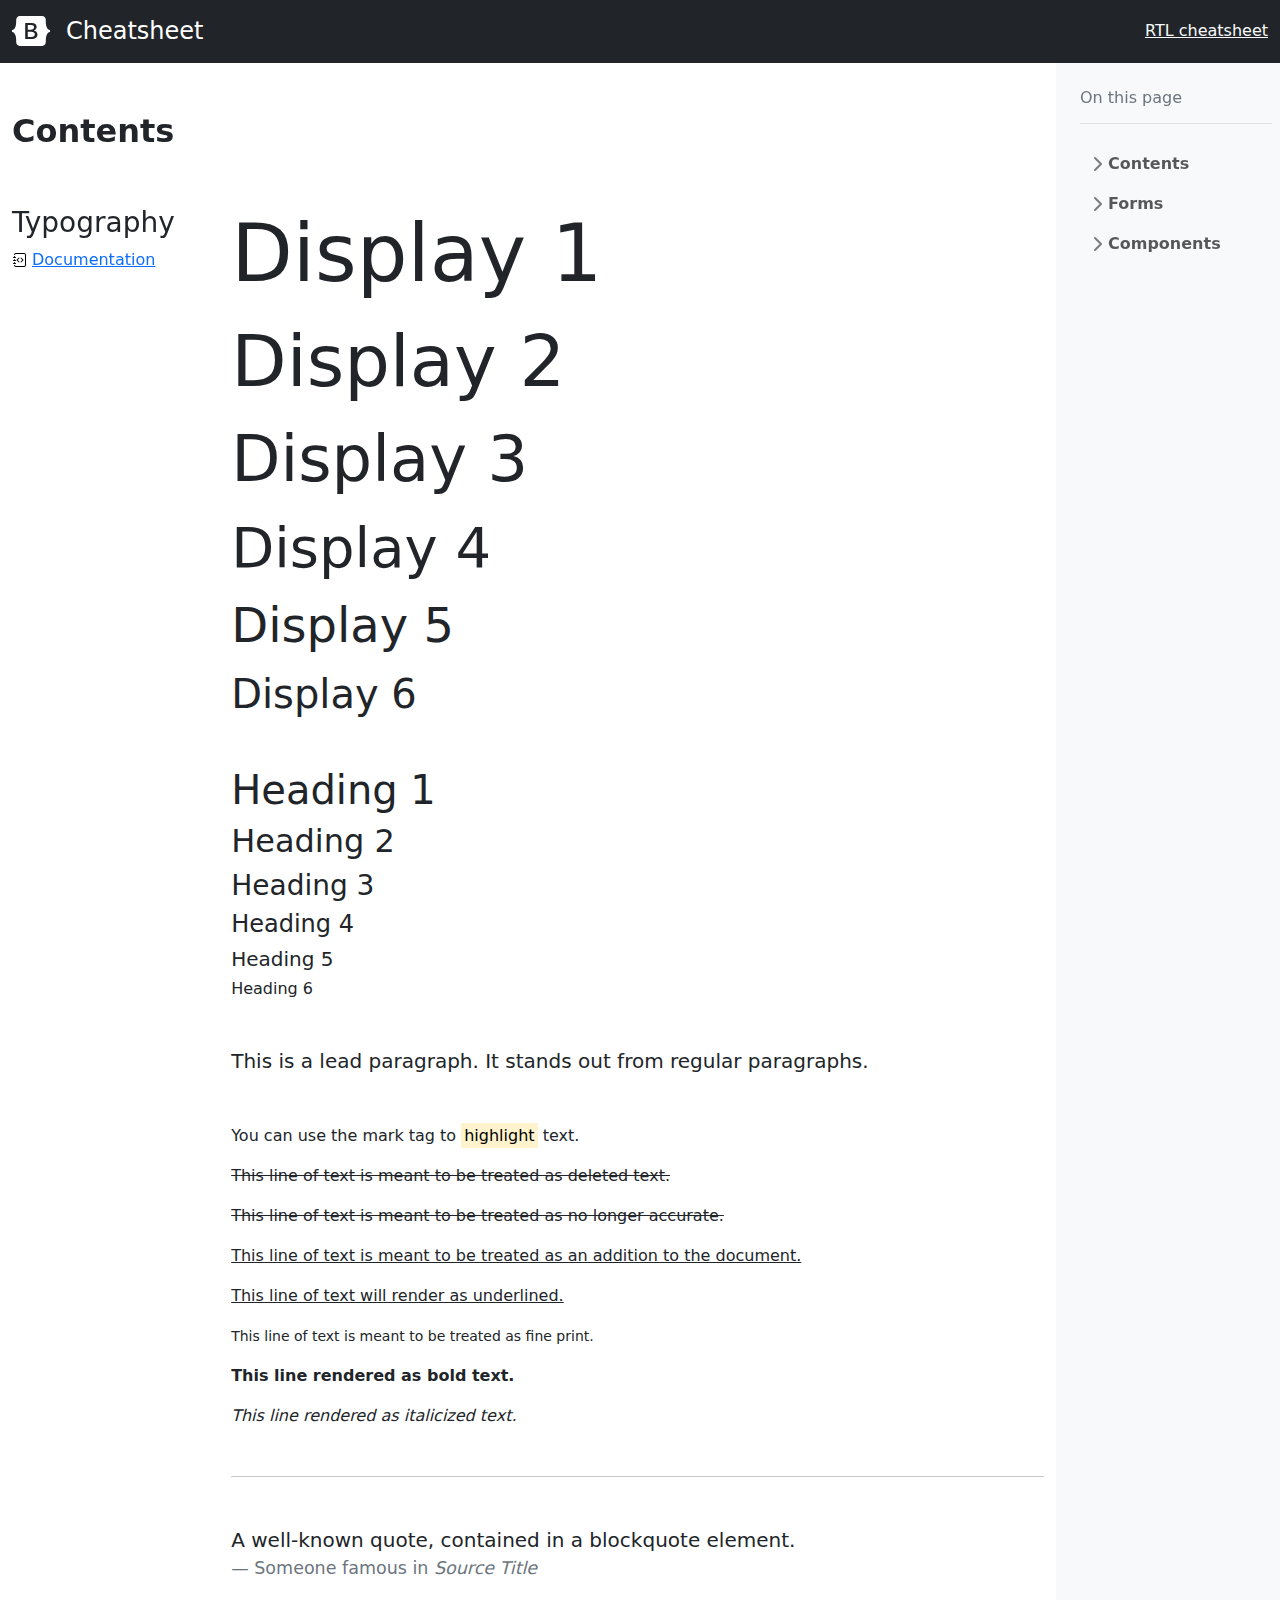
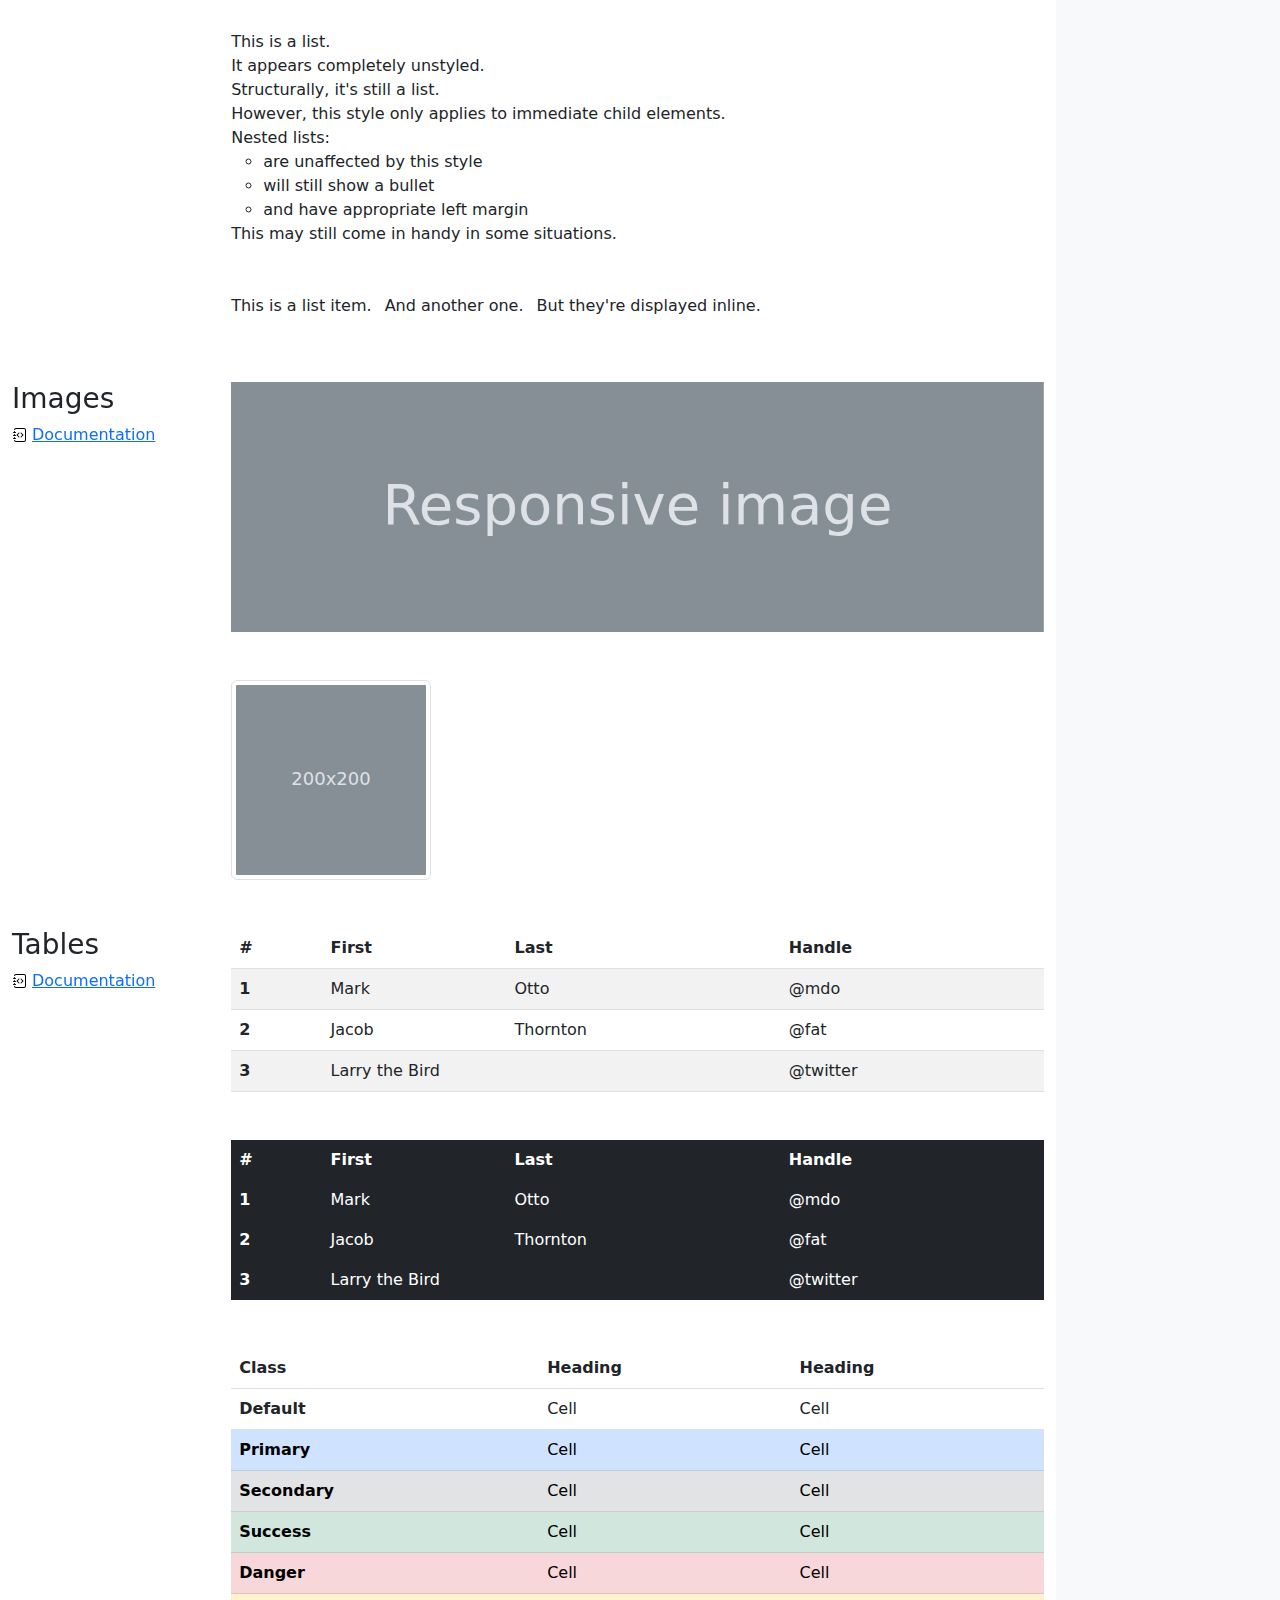
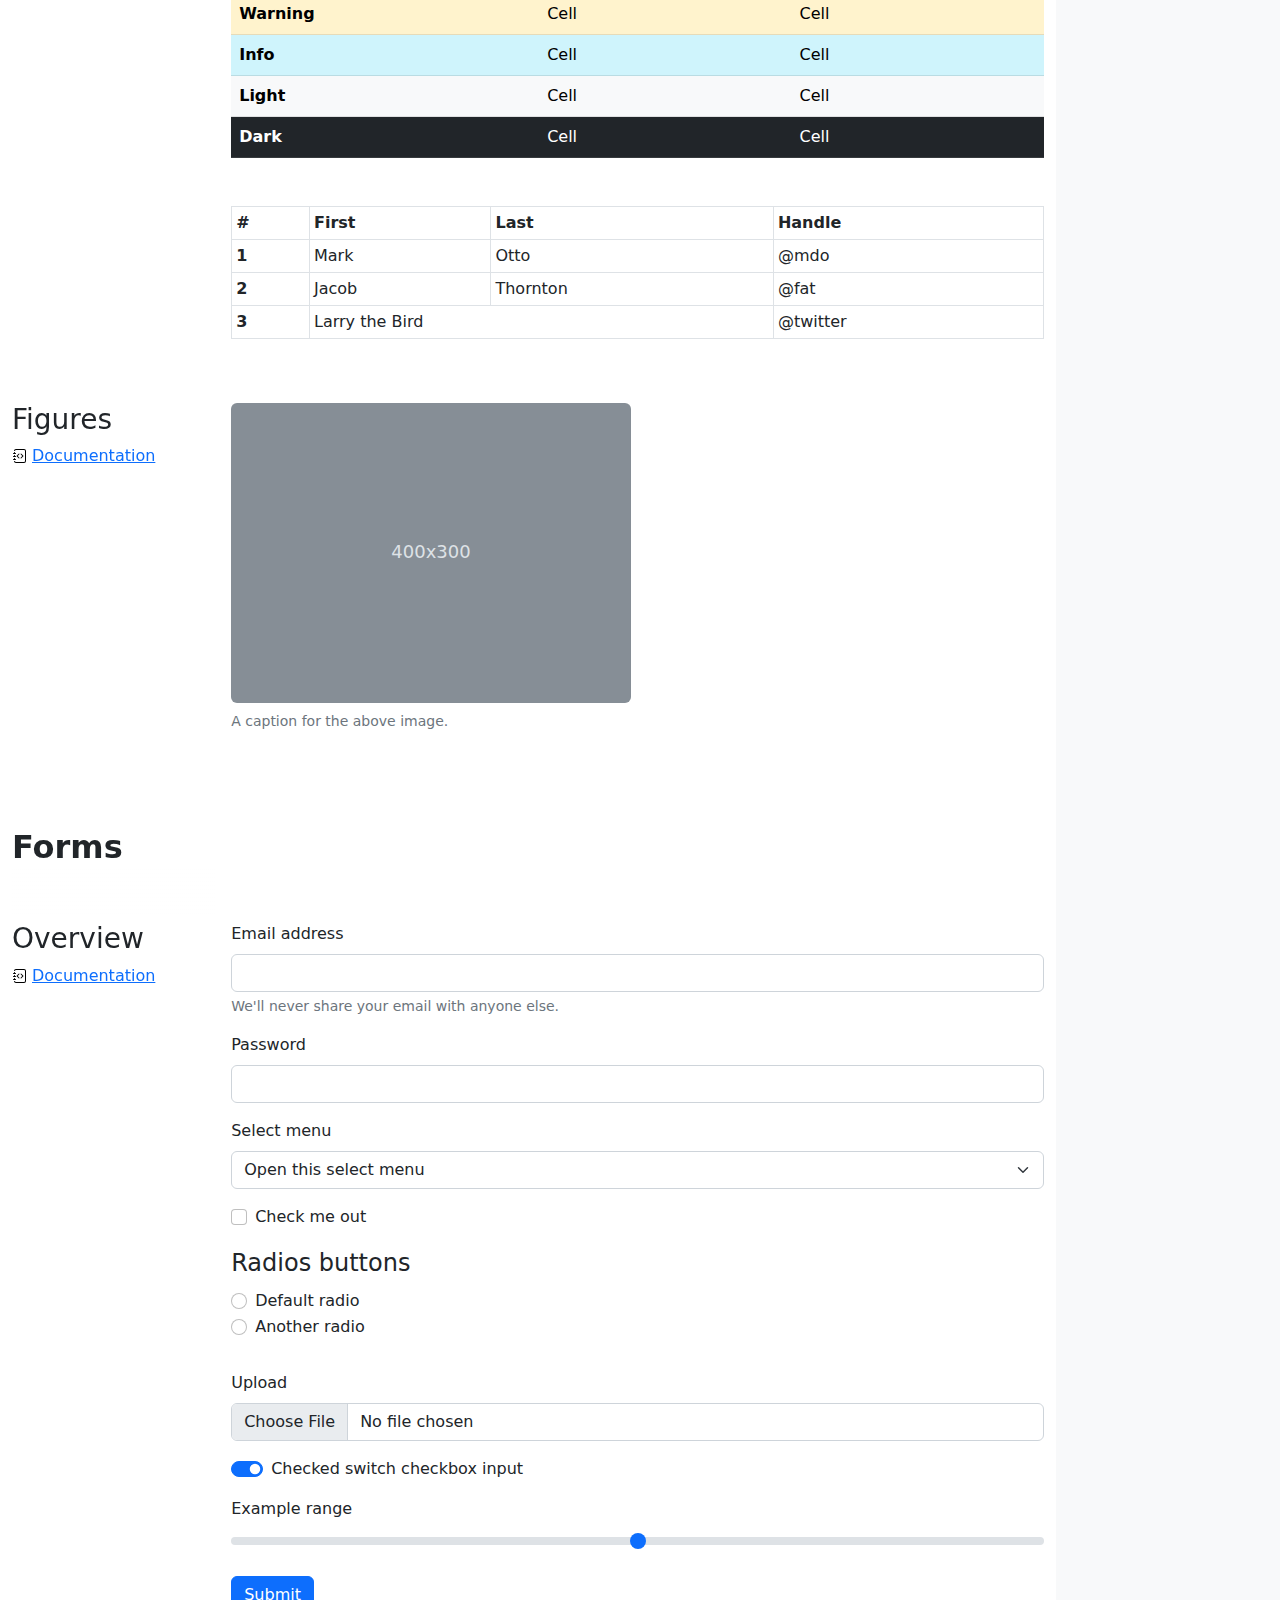
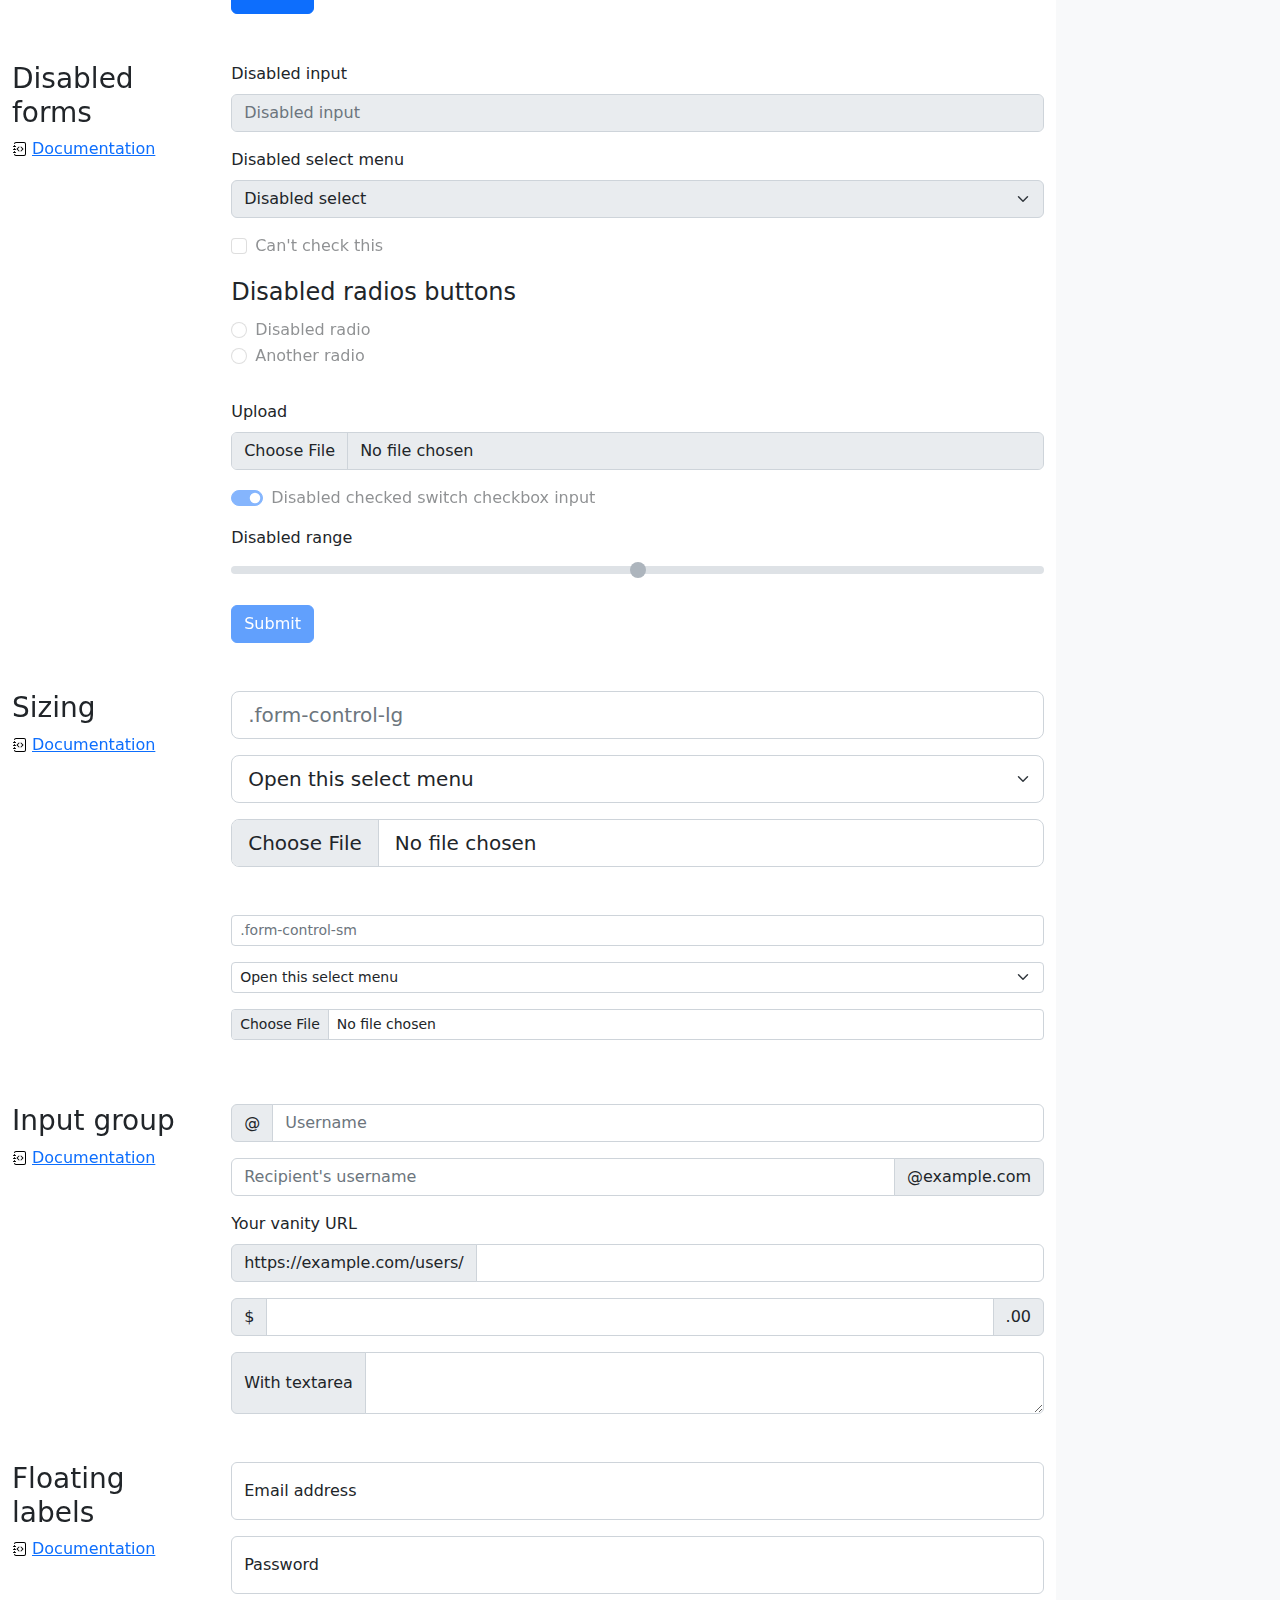
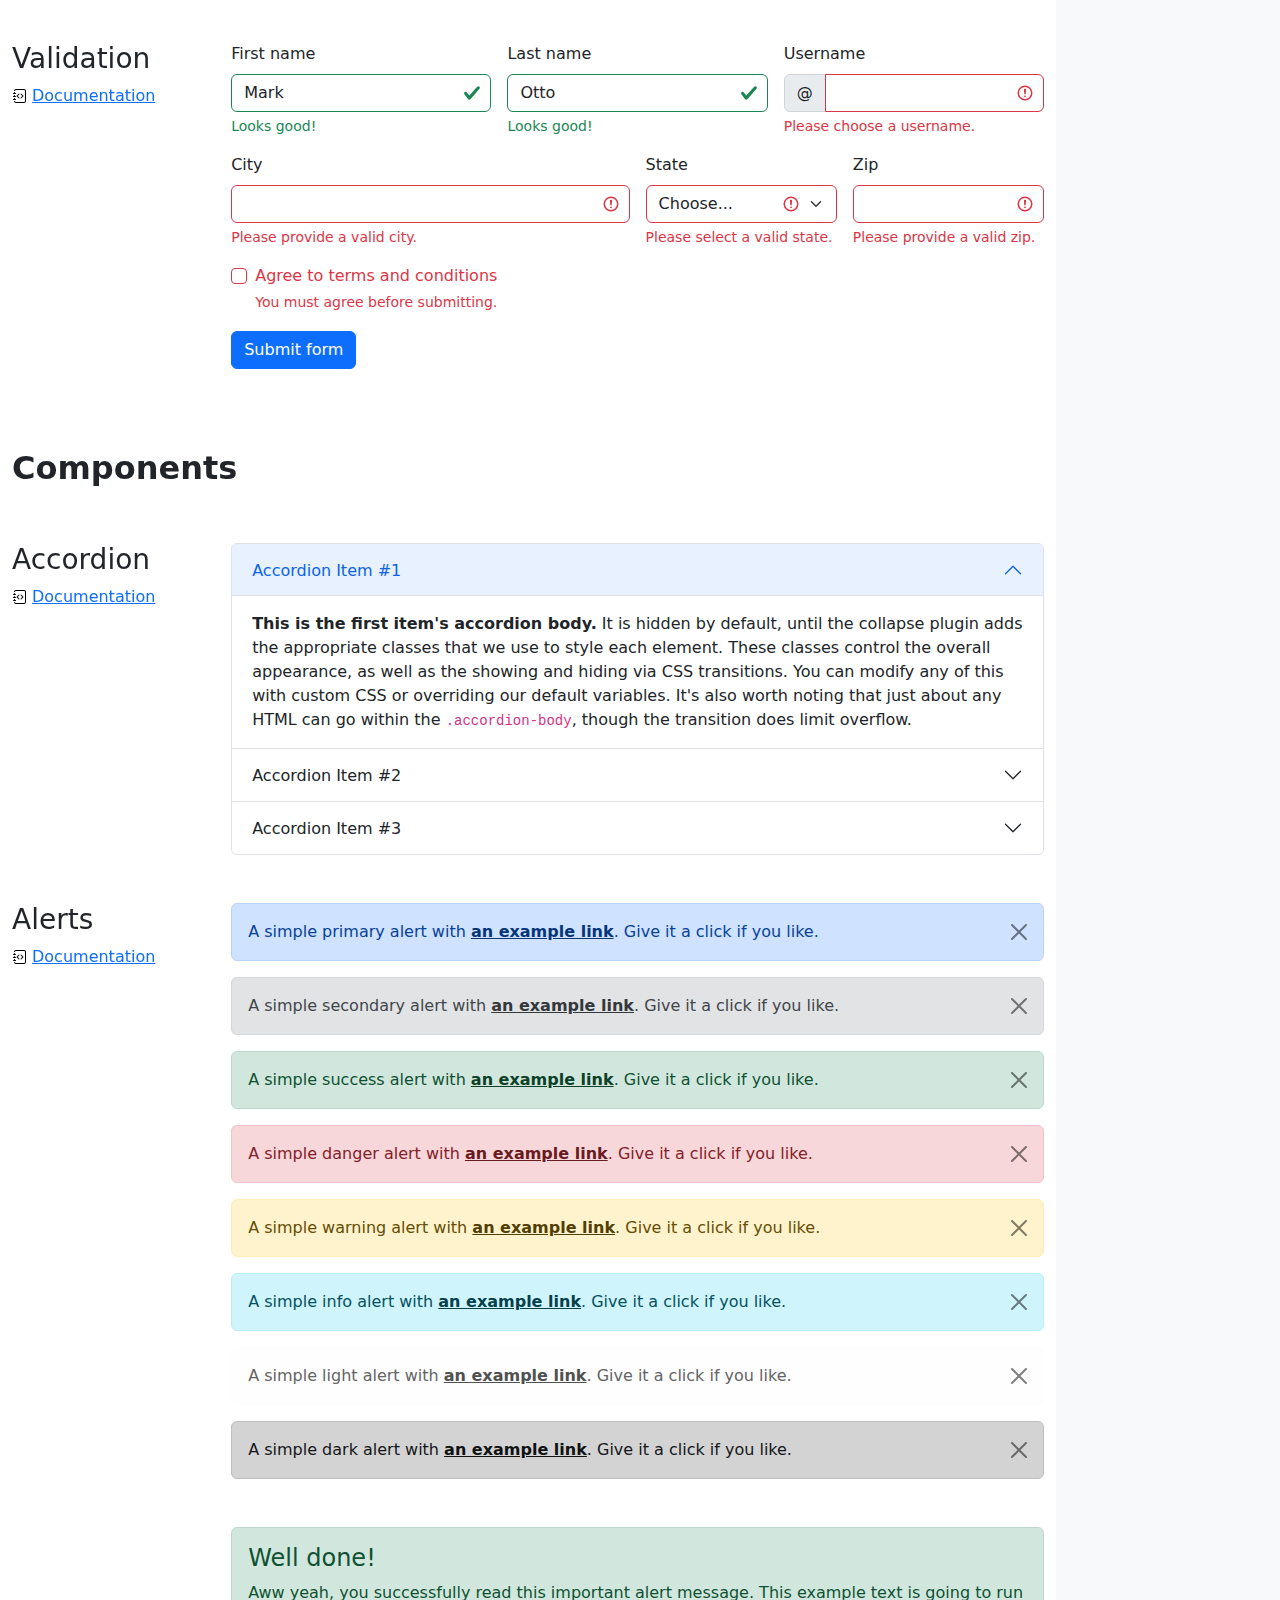
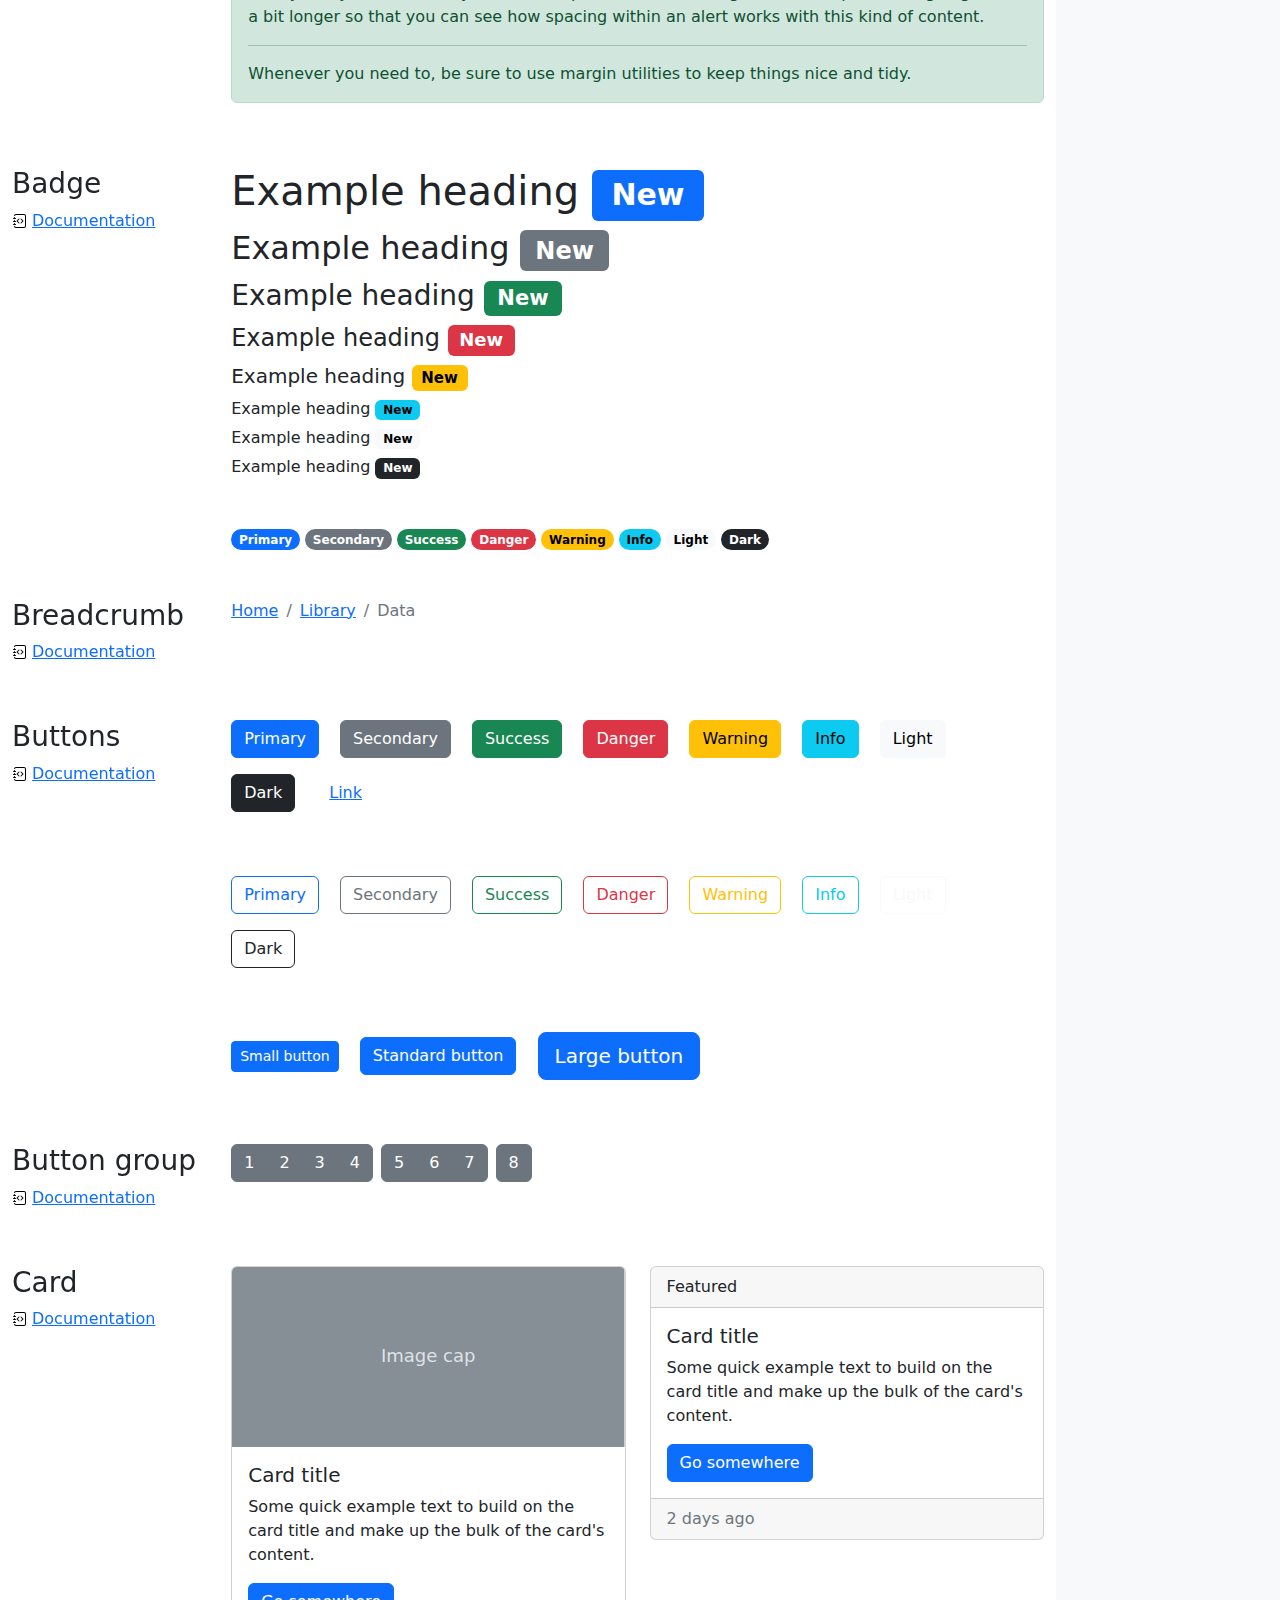
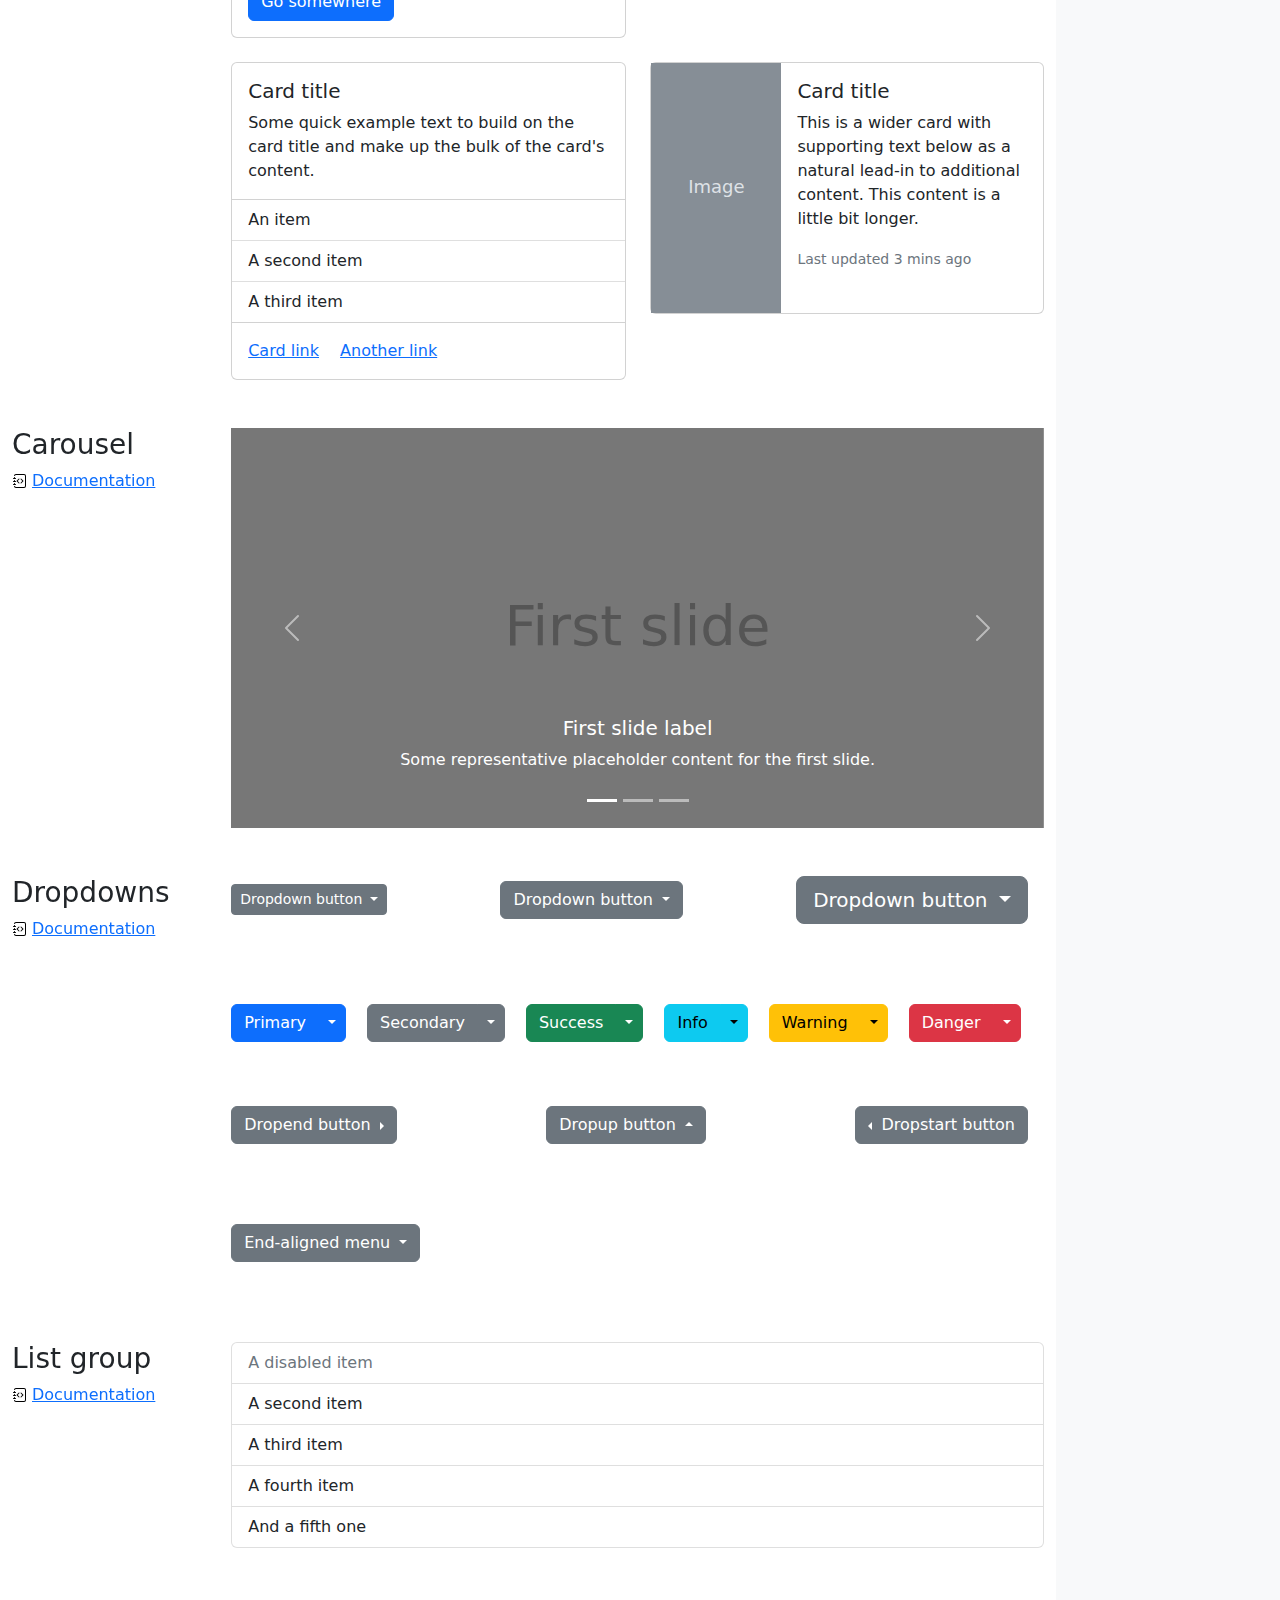
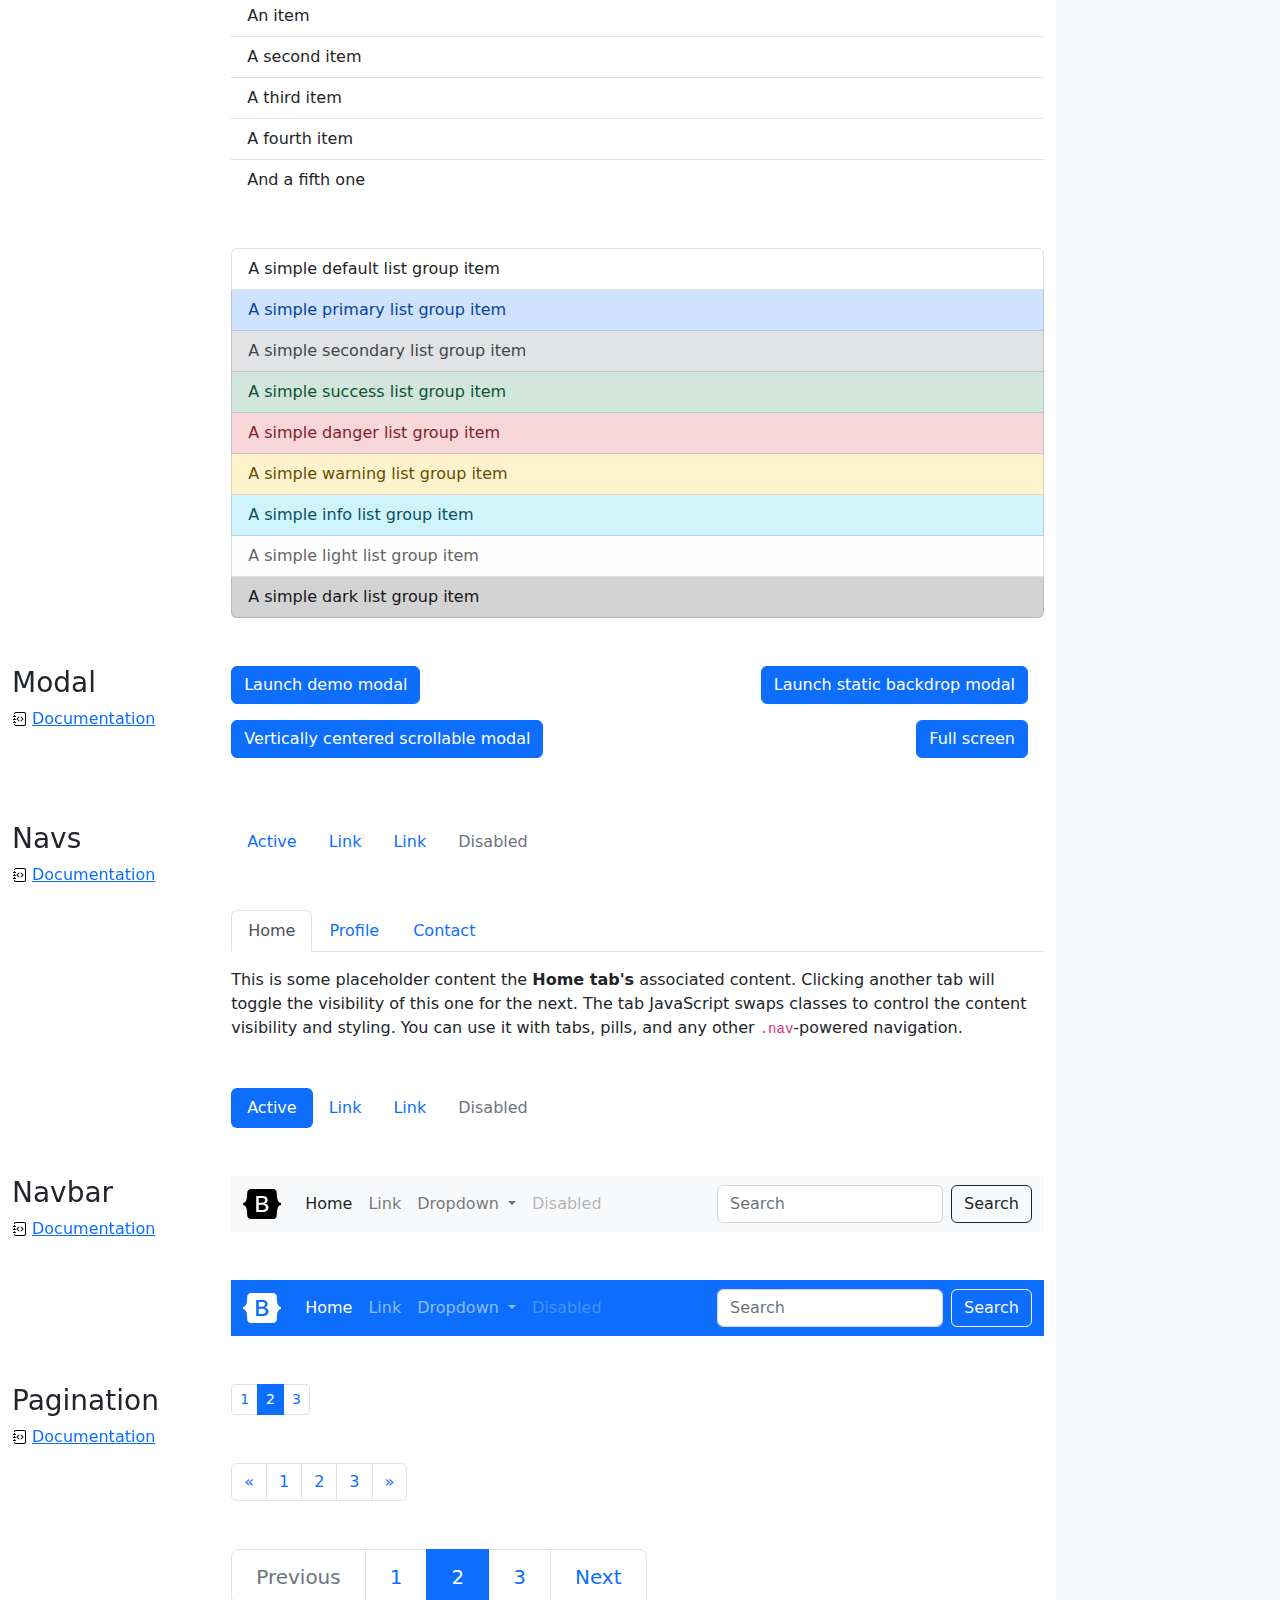
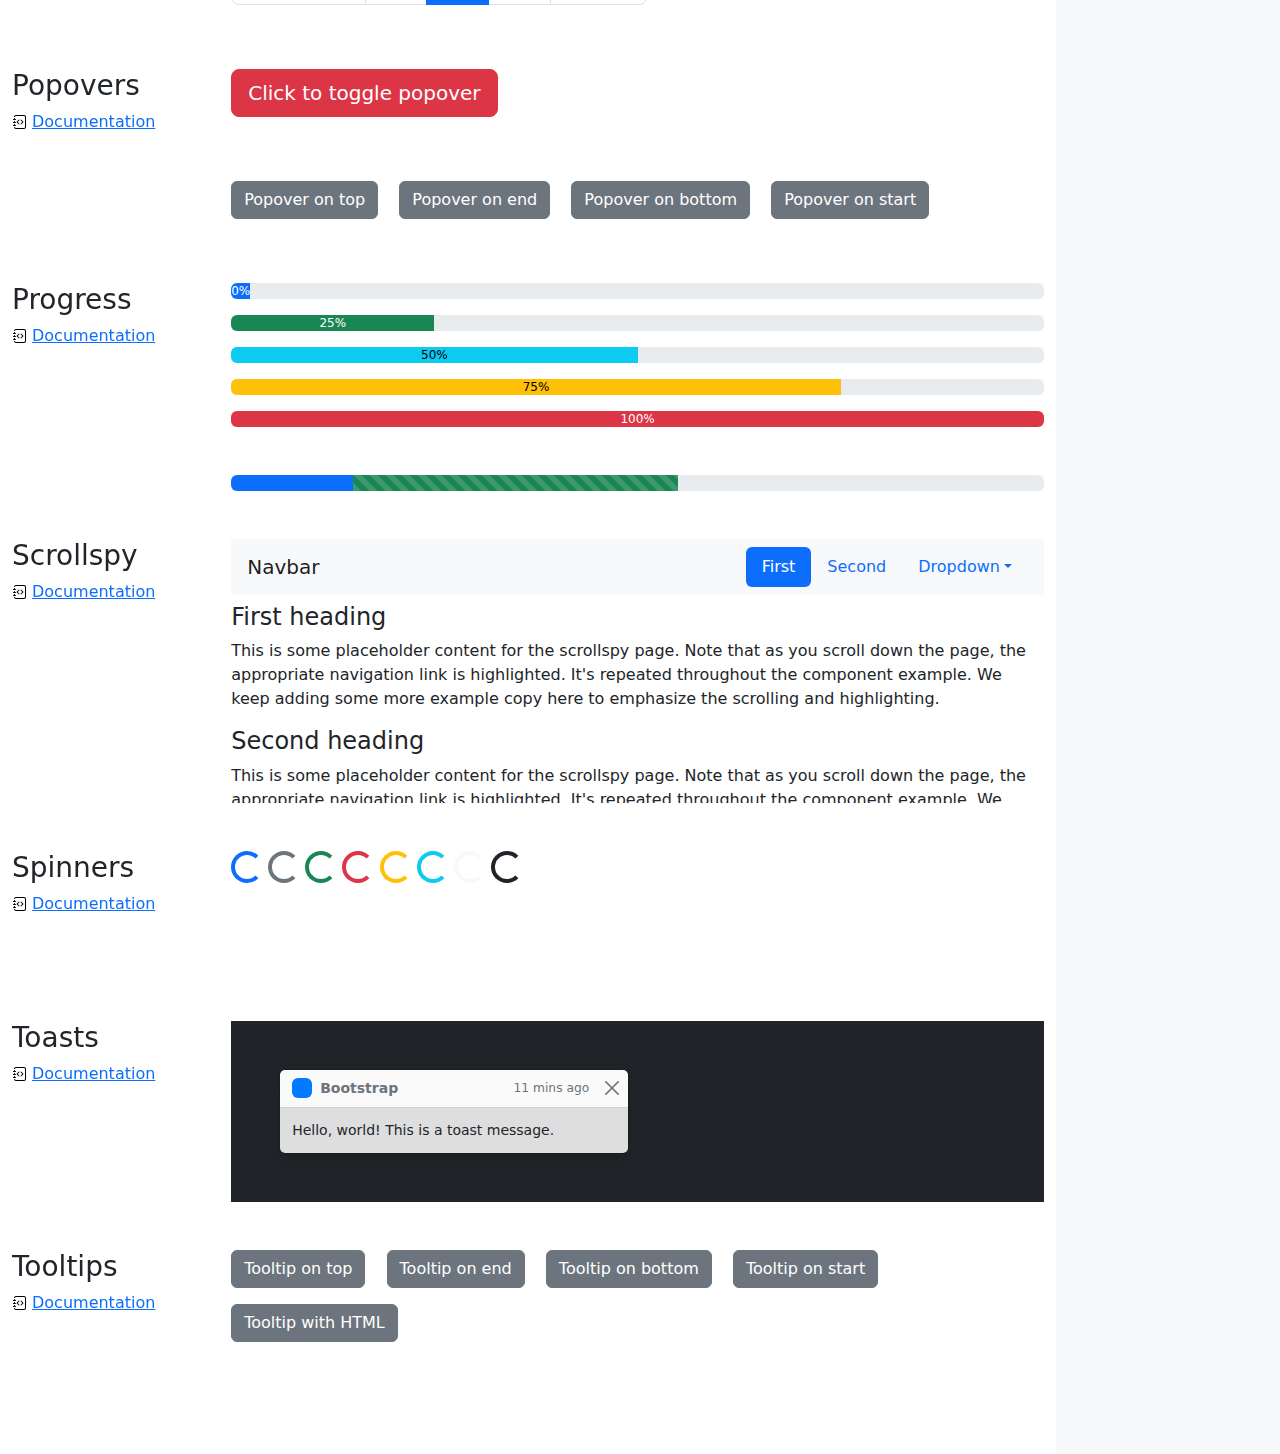
<file: bootstrap-5.2.2-examples/cheatsheet/index.html>
<!doctype html>
<html lang="en">
  <head>
    <meta charset="utf-8">
    <meta name="viewport" content="width=device-width, initial-scale=1">
    <meta name="description" content="">
    <meta name="author" content="Mark Otto, Jacob Thornton, and Bootstrap contributors">
    <meta name="generator" content="Hugo 0.104.2">
    <title>Cheatsheet · Bootstrap v5.2</title>

    <link rel="canonical" href="https://getbootstrap.com/docs/5.2/examples/cheatsheet/">

    

    

<link href="../assets/dist/css/bootstrap.min.css" rel="stylesheet">

    <style>
      .bd-placeholder-img {
        font-size: 1.125rem;
        text-anchor: middle;
        -webkit-user-select: none;
        -moz-user-select: none;
        user-select: none;
      }

      @media (min-width: 768px) {
        .bd-placeholder-img-lg {
          font-size: 3.5rem;
        }
      }

      .b-example-divider {
        height: 3rem;
        background-color: rgba(0, 0, 0, .1);
        border: solid rgba(0, 0, 0, .15);
        border-width: 1px 0;
        box-shadow: inset 0 .5em 1.5em rgba(0, 0, 0, .1), inset 0 .125em .5em rgba(0, 0, 0, .15);
      }

      .b-example-vr {
        flex-shrink: 0;
        width: 1.5rem;
        height: 100vh;
      }

      .bi {
        vertical-align: -.125em;
        fill: currentColor;
      }

      .nav-scroller {
        position: relative;
        z-index: 2;
        height: 2.75rem;
        overflow-y: hidden;
      }

      .nav-scroller .nav {
        display: flex;
        flex-wrap: nowrap;
        padding-bottom: 1rem;
        margin-top: -1px;
        overflow-x: auto;
        text-align: center;
        white-space: nowrap;
        -webkit-overflow-scrolling: touch;
      }
    </style>

    
    <!-- Custom styles for this template -->
    <link href="cheatsheet.css" rel="stylesheet">
  </head>
  <body class="bg-light">
    
<header class="bd-header bg-dark py-3 d-flex align-items-stretch border-bottom border-dark">
  <div class="container-fluid d-flex align-items-center">
    <h1 class="d-flex align-items-center fs-4 text-white mb-0">
      <img src="../assets/brand/bootstrap-logo-white.svg" width="38" height="30" class="me-3" alt="Bootstrap">
      Cheatsheet
    </h1>
    <a href="../examples/cheatsheet-rtl/" class="ms-auto link-light" hreflang="ar">RTL cheatsheet</a>
  </div>
</header>
<aside class="bd-aside sticky-xl-top text-muted align-self-start mb-3 mb-xl-5 px-2">
  <h2 class="h6 pt-4 pb-3 mb-4 border-bottom">On this page</h2>
  <nav class="small" id="toc">
    <ul class="list-unstyled">
      <li class="my-2">
        <button class="btn d-inline-flex align-items-center collapsed border-0" data-bs-toggle="collapse" aria-expanded="false" data-bs-target="#contents-collapse" aria-controls="contents-collapse">Contents</button>
        <ul class="list-unstyled ps-3 collapse" id="contents-collapse">
          <li><a class="d-inline-flex align-items-center rounded text-decoration-none" href="#typography">Typography</a></li>
          <li><a class="d-inline-flex align-items-center rounded text-decoration-none" href="#images">Images</a></li>
          <li><a class="d-inline-flex align-items-center rounded text-decoration-none" href="#tables">Tables</a></li>
          <li><a class="d-inline-flex align-items-center rounded text-decoration-none" href="#figures">Figures</a></li>
        </ul>
      </li>
      <li class="my-2">
        <button class="btn d-inline-flex align-items-center collapsed border-0" data-bs-toggle="collapse" aria-expanded="false" data-bs-target="#forms-collapse" aria-controls="forms-collapse">Forms</button>
        <ul class="list-unstyled ps-3 collapse" id="forms-collapse">
          <li><a class="d-inline-flex align-items-center rounded text-decoration-none" href="#overview">Overview</a></li>
          <li><a class="d-inline-flex align-items-center rounded text-decoration-none" href="#disabled-forms">Disabled forms</a></li>
          <li><a class="d-inline-flex align-items-center rounded text-decoration-none" href="#sizing">Sizing</a></li>
          <li><a class="d-inline-flex align-items-center rounded text-decoration-none" href="#input-group">Input group</a></li>
          <li><a class="d-inline-flex align-items-center rounded text-decoration-none" href="#floating-labels">Floating labels</a></li>
          <li><a class="d-inline-flex align-items-center rounded text-decoration-none" href="#validation">Validation</a></li>
        </ul>
      </li>
      <li class="my-2">
        <button class="btn d-inline-flex align-items-center collapsed border-0" data-bs-toggle="collapse" aria-expanded="false" data-bs-target="#components-collapse" aria-controls="components-collapse">Components</button>
        <ul class="list-unstyled ps-3 collapse" id="components-collapse">
          <li><a class="d-inline-flex align-items-center rounded text-decoration-none" href="#accordion">Accordion</a></li>
          <li><a class="d-inline-flex align-items-center rounded text-decoration-none" href="#alerts">Alerts</a></li>
          <li><a class="d-inline-flex align-items-center rounded text-decoration-none" href="#badge">Badge</a></li>
          <li><a class="d-inline-flex align-items-center rounded text-decoration-none" href="#breadcrumb">Breadcrumb</a></li>
          <li><a class="d-inline-flex align-items-center rounded text-decoration-none" href="#buttons">Buttons</a></li>
          <li><a class="d-inline-flex align-items-center rounded text-decoration-none" href="#button-group">Button group</a></li>
          <li><a class="d-inline-flex align-items-center rounded text-decoration-none" href="#card">Card</a></li>
          <li><a class="d-inline-flex align-items-center rounded text-decoration-none" href="#carousel">Carousel</a></li>
          <li><a class="d-inline-flex align-items-center rounded text-decoration-none" href="#dropdowns">Dropdowns</a></li>
          <li><a class="d-inline-flex align-items-center rounded text-decoration-none" href="#list-group">List group</a></li>
          <li><a class="d-inline-flex align-items-center rounded text-decoration-none" href="#modal">Modal</a></li>
          <li><a class="d-inline-flex align-items-center rounded text-decoration-none" href="#navs">Navs</a></li>
          <li><a class="d-inline-flex align-items-center rounded text-decoration-none" href="#navbar">Navbar</a></li>
          <li><a class="d-inline-flex align-items-center rounded text-decoration-none" href="#pagination">Pagination</a></li>
          <li><a class="d-inline-flex align-items-center rounded text-decoration-none" href="#popovers">Popovers</a></li>
          <li><a class="d-inline-flex align-items-center rounded text-decoration-none" href="#progress">Progress</a></li>
          <li><a class="d-inline-flex align-items-center rounded text-decoration-none" href="#scrollspy">Scrollspy</a></li>
          <li><a class="d-inline-flex align-items-center rounded text-decoration-none" href="#spinners">Spinners</a></li>
          <li><a class="d-inline-flex align-items-center rounded text-decoration-none" href="#toasts">Toasts</a></li>
          <li><a class="d-inline-flex align-items-center rounded text-decoration-none" href="#tooltips">Tooltips</a></li>
        </ul>
      </li>
    </ul>
  </nav>
</aside>
<div class="bd-cheatsheet container-fluid bg-body">
  <section id="content">
    <h2 class="sticky-xl-top fw-bold pt-3 pt-xl-5 pb-2 pb-xl-3">Contents</h2>

    <article class="my-3" id="typography">
      <div class="bd-heading sticky-xl-top align-self-start mt-5 mb-3 mt-xl-0 mb-xl-2">
        <h3>Typography</h3>
        <a class="d-flex align-items-center" href="../content/typography/">Documentation</a>
      </div>

      <div>
        <div class="bd-example-snippet bd-code-snippet"><div class="bd-example">
        <p class="display-1">Display 1</p>
        <p class="display-2">Display 2</p>
        <p class="display-3">Display 3</p>
        <p class="display-4">Display 4</p>
        <p class="display-5">Display 5</p>
        <p class="display-6">Display 6</p>
        </div></div>


        <div class="bd-example-snippet bd-code-snippet"><div class="bd-example">
        <p class="h1">Heading 1</p>
        <p class="h2">Heading 2</p>
        <p class="h3">Heading 3</p>
        <p class="h4">Heading 4</p>
        <p class="h5">Heading 5</p>
        <p class="h6">Heading 6</p>
        </div></div>


        <div class="bd-example-snippet bd-code-snippet"><div class="bd-example">
        <p class="lead">
          This is a lead paragraph. It stands out from regular paragraphs.
        </p>
        </div></div>


        <div class="bd-example-snippet bd-code-snippet"><div class="bd-example">
        <p>You can use the mark tag to <mark>highlight</mark> text.</p>
        <p><del>This line of text is meant to be treated as deleted text.</del></p>
        <p><s>This line of text is meant to be treated as no longer accurate.</s></p>
        <p><ins>This line of text is meant to be treated as an addition to the document.</ins></p>
        <p><u>This line of text will render as underlined.</u></p>
        <p><small>This line of text is meant to be treated as fine print.</small></p>
        <p><strong>This line rendered as bold text.</strong></p>
        <p><em>This line rendered as italicized text.</em></p>
        </div></div>


        <div class="bd-example-snippet bd-code-snippet"><div class="bd-example">
        <hr>
        </div></div>


        <div class="bd-example-snippet bd-code-snippet"><div class="bd-example">
        <blockquote class="blockquote">
          <p>A well-known quote, contained in a blockquote element.</p>
          <footer class="blockquote-footer">Someone famous in <cite title="Source Title">Source Title</cite></footer>
        </blockquote>
        </div></div>


        <div class="bd-example-snippet bd-code-snippet"><div class="bd-example">
        <ul class="list-unstyled">
          <li>This is a list.</li>
          <li>It appears completely unstyled.</li>
          <li>Structurally, it's still a list.</li>
          <li>However, this style only applies to immediate child elements.</li>
          <li>Nested lists:
            <ul>
              <li>are unaffected by this style</li>
              <li>will still show a bullet</li>
              <li>and have appropriate left margin</li>
            </ul>
          </li>
          <li>This may still come in handy in some situations.</li>
        </ul>
        </div></div>


        <div class="bd-example-snippet bd-code-snippet"><div class="bd-example">
        <ul class="list-inline">
          <li class="list-inline-item">This is a list item.</li>
          <li class="list-inline-item">And another one.</li>
          <li class="list-inline-item">But they're displayed inline.</li>
        </ul>
        </div></div>

      </div>
    </article>
    <article class="my-3" id="images">
      <div class="bd-heading sticky-xl-top align-self-start mt-5 mb-3 mt-xl-0 mb-xl-2">
        <h3>Images</h3>
        <a class="d-flex align-items-center" href="../content/images/">Documentation</a>
      </div>

      <div>
        <div class="bd-example-snippet bd-code-snippet"><div class="bd-example">
        <svg class="bd-placeholder-img bd-placeholder-img-lg img-fluid" width="100%" height="250" xmlns="http://www.w3.org/2000/svg" role="img" aria-label="Placeholder: Responsive image" preserveAspectRatio="xMidYMid slice" focusable="false"><title>Placeholder</title><rect width="100%" height="100%" fill="#868e96"/><text x="50%" y="50%" fill="#dee2e6" dy=".3em">Responsive image</text></svg>

        </div></div>


        <div class="bd-example-snippet bd-code-snippet"><div class="bd-example">
        <svg class="bd-placeholder-img img-thumbnail" width="200" height="200" xmlns="http://www.w3.org/2000/svg" role="img" aria-label="A generic square placeholder image with a white border around it, making it resemble a photograph taken with an old instant camera: 200x200" preserveAspectRatio="xMidYMid slice" focusable="false"><title>A generic square placeholder image with a white border around it, making it resemble a photograph taken with an old instant camera</title><rect width="100%" height="100%" fill="#868e96"/><text x="50%" y="50%" fill="#dee2e6" dy=".3em">200x200</text></svg>

        </div></div>

      </div>
    </article>
    <article class="my-3" id="tables">
      <div class="bd-heading sticky-xl-top align-self-start mt-5 mb-3 mt-xl-0 mb-xl-2">
        <h3>Tables</h3>
        <a class="d-flex align-items-center" href="../content/tables/">Documentation</a>
      </div>

      <div>
        <div class="bd-example-snippet bd-code-snippet"><div class="bd-example">
        <table class="table table-striped">
          <thead>
          <tr>
            <th scope="col">#</th>
            <th scope="col">First</th>
            <th scope="col">Last</th>
            <th scope="col">Handle</th>
          </tr>
          </thead>
          <tbody>
          <tr>
            <th scope="row">1</th>
            <td>Mark</td>
            <td>Otto</td>
            <td>@mdo</td>
          </tr>
          <tr>
            <th scope="row">2</th>
            <td>Jacob</td>
            <td>Thornton</td>
            <td>@fat</td>
          </tr>
          <tr>
            <th scope="row">3</th>
            <td colspan="2">Larry the Bird</td>
            <td>@twitter</td>
          </tr>
          </tbody>
        </table>
        </div></div>


        <div class="bd-example-snippet bd-code-snippet"><div class="bd-example">
        <table class="table table-dark table-borderless">
          <thead>
          <tr>
            <th scope="col">#</th>
            <th scope="col">First</th>
            <th scope="col">Last</th>
            <th scope="col">Handle</th>
          </tr>
          </thead>
          <tbody>
          <tr>
            <th scope="row">1</th>
            <td>Mark</td>
            <td>Otto</td>
            <td>@mdo</td>
          </tr>
          <tr>
            <th scope="row">2</th>
            <td>Jacob</td>
            <td>Thornton</td>
            <td>@fat</td>
          </tr>
          <tr>
            <th scope="row">3</th>
            <td colspan="2">Larry the Bird</td>
            <td>@twitter</td>
          </tr>
          </tbody>
        </table>
        </div></div>


        <div class="bd-example-snippet bd-code-snippet"><div class="bd-example">
        <table class="table table-hover">
          <thead>
          <tr>
            <th scope="col">Class</th>
            <th scope="col">Heading</th>
            <th scope="col">Heading</th>
          </tr>
          </thead>
          <tbody>
          <tr>
            <th scope="row">Default</th>
            <td>Cell</td>
            <td>Cell</td>
          </tr>
          
          <tr class="table-primary">
            <th scope="row">Primary</th>
            <td>Cell</td>
            <td>Cell</td>
          </tr>
          <tr class="table-secondary">
            <th scope="row">Secondary</th>
            <td>Cell</td>
            <td>Cell</td>
          </tr>
          <tr class="table-success">
            <th scope="row">Success</th>
            <td>Cell</td>
            <td>Cell</td>
          </tr>
          <tr class="table-danger">
            <th scope="row">Danger</th>
            <td>Cell</td>
            <td>Cell</td>
          </tr>
          <tr class="table-warning">
            <th scope="row">Warning</th>
            <td>Cell</td>
            <td>Cell</td>
          </tr>
          <tr class="table-info">
            <th scope="row">Info</th>
            <td>Cell</td>
            <td>Cell</td>
          </tr>
          <tr class="table-light">
            <th scope="row">Light</th>
            <td>Cell</td>
            <td>Cell</td>
          </tr>
          <tr class="table-dark">
            <th scope="row">Dark</th>
            <td>Cell</td>
            <td>Cell</td>
          </tr>
          </tbody>
        </table>
        </div></div>


        <div class="bd-example-snippet bd-code-snippet"><div class="bd-example">
        <table class="table table-sm table-bordered">
          <thead>
          <tr>
            <th scope="col">#</th>
            <th scope="col">First</th>
            <th scope="col">Last</th>
            <th scope="col">Handle</th>
          </tr>
          </thead>
          <tbody>
          <tr>
            <th scope="row">1</th>
            <td>Mark</td>
            <td>Otto</td>
            <td>@mdo</td>
          </tr>
          <tr>
            <th scope="row">2</th>
            <td>Jacob</td>
            <td>Thornton</td>
            <td>@fat</td>
          </tr>
          <tr>
            <th scope="row">3</th>
            <td colspan="2">Larry the Bird</td>
            <td>@twitter</td>
          </tr>
          </tbody>
        </table>
        </div></div>

      </div>
    </article>
    <article class="my-3" id="figures">
      <div class="bd-heading sticky-xl-top align-self-start mt-5 mb-3 mt-xl-0 mb-xl-2">
        <h3>Figures</h3>
        <a class="d-flex align-items-center" href="../content/figures/">Documentation</a>
      </div>

      <div>
        <div class="bd-example-snippet bd-code-snippet"><div class="bd-example">
        <figure class="figure">
          <svg class="bd-placeholder-img figure-img img-fluid rounded" width="400" height="300" xmlns="http://www.w3.org/2000/svg" role="img" aria-label="Placeholder: 400x300" preserveAspectRatio="xMidYMid slice" focusable="false"><title>Placeholder</title><rect width="100%" height="100%" fill="#868e96"/><text x="50%" y="50%" fill="#dee2e6" dy=".3em">400x300</text></svg>

          <figcaption class="figure-caption">A caption for the above image.</figcaption>
        </figure>
        </div></div>

      </div>
    </article>
  </section>

  <section id="forms">
    <h2 class="sticky-xl-top fw-bold pt-3 pt-xl-5 pb-2 pb-xl-3">Forms</h2>

    <article class="my-3" id="overview">
      <div class="bd-heading sticky-xl-top align-self-start mt-5 mb-3 mt-xl-0 mb-xl-2">
        <h3>Overview</h3>
        <a class="d-flex align-items-center" href="../forms/overview/">Documentation</a>
      </div>

      <div>
        <div class="bd-example-snippet bd-code-snippet"><div class="bd-example">
        <form>
          <div class="mb-3">
            <label for="exampleInputEmail1" class="form-label">Email address</label>
            <input type="email" class="form-control" id="exampleInputEmail1" aria-describedby="emailHelp">
            <div id="emailHelp" class="form-text">We'll never share your email with anyone else.</div>
          </div>
          <div class="mb-3">
            <label for="exampleInputPassword1" class="form-label">Password</label>
            <input type="password" class="form-control" id="exampleInputPassword1">
          </div>
          <div class="mb-3">
            <label for="exampleSelect" class="form-label">Select menu</label>
            <select class="form-select" id="exampleSelect">
              <option selected>Open this select menu</option>
              <option value="1">One</option>
              <option value="2">Two</option>
              <option value="3">Three</option>
            </select>
          </div>
          <div class="mb-3 form-check">
            <input type="checkbox" class="form-check-input" id="exampleCheck1">
            <label class="form-check-label" for="exampleCheck1">Check me out</label>
          </div>
          <fieldset class="mb-3">
            <legend>Radios buttons</legend>
            <div class="form-check">
              <input type="radio" name="radios" class="form-check-input" id="exampleRadio1">
              <label class="form-check-label" for="exampleRadio1">Default radio</label>
            </div>
            <div class="mb-3 form-check">
              <input type="radio" name="radios" class="form-check-input" id="exampleRadio2">
              <label class="form-check-label" for="exampleRadio2">Another radio</label>
            </div>
          </fieldset>
          <div class="mb-3">
            <label class="form-label" for="customFile">Upload</label>
            <input type="file" class="form-control" id="customFile">
          </div>
          <div class="mb-3 form-check form-switch">
            <input class="form-check-input" type="checkbox" role="switch" id="flexSwitchCheckChecked" checked>
            <label class="form-check-label" for="flexSwitchCheckChecked">Checked switch checkbox input</label>
          </div>
          <div class="mb-3">
            <label for="customRange3" class="form-label">Example range</label>
            <input type="range" class="form-range" min="0" max="5" step="0.5" id="customRange3">
          </div>
          <button type="submit" class="btn btn-primary">Submit</button>
        </form>
        </div></div>

      </div>
    </article>
    <article class="my-3" id="disabled-forms">
      <div class="bd-heading sticky-xl-top align-self-start mt-5 mb-3 mt-xl-0 mb-xl-2">
        <h3>Disabled forms</h3>
        <a class="d-flex align-items-center" href="../forms/overview/#disabled-forms">Documentation</a>
      </div>

      <div>
        <div class="bd-example-snippet bd-code-snippet"><div class="bd-example">
        <form>
          <fieldset disabled aria-label="Disabled fieldset example">
            <div class="mb-3">
              <label for="disabledTextInput" class="form-label">Disabled input</label>
              <input type="text" id="disabledTextInput" class="form-control" placeholder="Disabled input">
            </div>
            <div class="mb-3">
              <label for="disabledSelect" class="form-label">Disabled select menu</label>
              <select id="disabledSelect" class="form-select">
                <option>Disabled select</option>
              </select>
            </div>
            <div class="mb-3">
              <div class="form-check">
                <input class="form-check-input" type="checkbox" id="disabledFieldsetCheck" disabled>
                <label class="form-check-label" for="disabledFieldsetCheck">
                  Can't check this
                </label>
              </div>
            </div>
            <fieldset class="mb-3">
              <legend>Disabled radios buttons</legend>
              <div class="form-check">
                <input type="radio" name="radios" class="form-check-input" id="disabledRadio1" disabled>
                <label class="form-check-label" for="disabledRadio1">Disabled radio</label>
              </div>
              <div class="mb-3 form-check">
                <input type="radio" name="radios" class="form-check-input" id="disabledRadio2" disabled>
                <label class="form-check-label" for="disabledRadio2">Another radio</label>
              </div>
            </fieldset>
            <div class="mb-3">
              <label class="form-label" for="disabledCustomFile">Upload</label>
              <input type="file" class="form-control" id="disabledCustomFile" disabled>
            </div>
            <div class="mb-3 form-check form-switch">
              <input class="form-check-input" type="checkbox" role="switch" id="disabledSwitchCheckChecked" checked disabled>
              <label class="form-check-label" for="disabledSwitchCheckChecked">Disabled checked switch checkbox input</label>
            </div>
            <div class="mb-3">
              <label for="disabledRange" class="form-label">Disabled range</label>
              <input type="range" class="form-range" min="0" max="5" step="0.5" id="disabledRange">
            </div>
            <button type="submit" class="btn btn-primary">Submit</button>
          </fieldset>
        </form>
        </div></div>

      </div>
    </article>
    <article class="my-3" id="sizing">
      <div class="bd-heading sticky-xl-top align-self-start mt-5 mb-3 mt-xl-0 mb-xl-2">
        <h3>Sizing</h3>
        <a class="d-flex align-items-center" href="../forms/form-control/#sizing">Documentation</a>
      </div>

      <div>
        <div class="bd-example-snippet bd-code-snippet"><div class="bd-example">
        <div class="mb-3">
          <input class="form-control form-control-lg" type="text" placeholder=".form-control-lg" aria-label=".form-control-lg example">
        </div>
        <div class="mb-3">
          <select class="form-select form-select-lg" aria-label=".form-select-lg example">
            <option selected>Open this select menu</option>
            <option value="1">One</option>
            <option value="2">Two</option>
            <option value="3">Three</option>
          </select>
        </div>
        <div class="mb-3">
          <input type="file" class="form-control form-control-lg" aria-label="Large file input example">
        </div>
        </div></div>


        <div class="bd-example-snippet bd-code-snippet"><div class="bd-example">
        <div class="mb-3">
          <input class="form-control form-control-sm" type="text" placeholder=".form-control-sm" aria-label=".form-control-sm example">
        </div>
        <div class="mb-3">
          <select class="form-select form-select-sm" aria-label=".form-select-sm example">
            <option selected>Open this select menu</option>
            <option value="1">One</option>
            <option value="2">Two</option>
            <option value="3">Three</option>
          </select>
        </div>
        <div class="mb-3">
          <input type="file" class="form-control form-control-sm" aria-label="Small file input example">
        </div>
        </div></div>

      </div>
    </article>
    <article class="my-3" id="input-group">
      <div class="bd-heading sticky-xl-top align-self-start mt-5 mb-3 mt-xl-0 mb-xl-2">
        <h3>Input group</h3>
        <a class="d-flex align-items-center" href="../forms/input-group/">Documentation</a>
      </div>

      <div>
        <div class="bd-example-snippet bd-code-snippet"><div class="bd-example">
        <div class="input-group mb-3">
          <span class="input-group-text" id="basic-addon1">@</span>
          <input type="text" class="form-control" placeholder="Username" aria-label="Username" aria-describedby="basic-addon1">
        </div>
        <div class="input-group mb-3">
          <input type="text" class="form-control" placeholder="Recipient's username" aria-label="Recipient's username" aria-describedby="basic-addon2">
          <span class="input-group-text" id="basic-addon2">@example.com</span>
        </div>
        <label for="basic-url" class="form-label">Your vanity URL</label>
        <div class="input-group mb-3">
          <span class="input-group-text" id="basic-addon3">https://example.com/users/</span>
          <input type="text" class="form-control" id="basic-url" aria-describedby="basic-addon3">
        </div>
        <div class="input-group mb-3">
          <span class="input-group-text">$</span>
          <input type="text" class="form-control" aria-label="Amount (to the nearest dollar)">
          <span class="input-group-text">.00</span>
        </div>
        <div class="input-group">
          <span class="input-group-text">With textarea</span>
          <textarea class="form-control" aria-label="With textarea"></textarea>
        </div>
        </div></div>

      </div>
    </article>
    <article class="my-3" id="floating-labels">
      <div class="bd-heading sticky-xl-top align-self-start mt-5 mb-3 mt-xl-0 mb-xl-2">
        <h3>Floating labels</h3>
        <a class="d-flex align-items-center" href="../forms/floating-labels/">Documentation</a>
      </div>

      <div>
        <div class="bd-example-snippet bd-code-snippet"><div class="bd-example">
        <form>
          <div class="form-floating mb-3">
            <input type="email" class="form-control" id="floatingInput" placeholder="name@example.com">
            <label for="floatingInput">Email address</label>
          </div>
          <div class="form-floating">
            <input type="password" class="form-control" id="floatingPassword" placeholder="Password">
            <label for="floatingPassword">Password</label>
          </div>
        </form>
        </div></div>

      </div>
    </article>
    <article class="my-3" id="validation">
      <div class="bd-heading sticky-xl-top align-self-start mt-5 mb-3 mt-xl-0 mb-xl-2">
        <h3>Validation</h3>
        <a class="d-flex align-items-center" href="../forms/validation/">Documentation</a>
      </div>

      <div>
        <div class="bd-example-snippet bd-code-snippet"><div class="bd-example">
        <form class="row g-3">
          <div class="col-md-4">
            <label for="validationServer01" class="form-label">First name</label>
            <input type="text" class="form-control is-valid" id="validationServer01" value="Mark" required>
            <div class="valid-feedback">
              Looks good!
            </div>
          </div>
          <div class="col-md-4">
            <label for="validationServer02" class="form-label">Last name</label>
            <input type="text" class="form-control is-valid" id="validationServer02" value="Otto" required>
            <div class="valid-feedback">
              Looks good!
            </div>
          </div>
          <div class="col-md-4">
            <label for="validationServerUsername" class="form-label">Username</label>
            <div class="input-group has-validation">
              <span class="input-group-text" id="inputGroupPrepend3">@</span>
              <input type="text" class="form-control is-invalid" id="validationServerUsername" aria-describedby="inputGroupPrepend3" required>
              <div class="invalid-feedback">
                Please choose a username.
              </div>
            </div>
          </div>
          <div class="col-md-6">
            <label for="validationServer03" class="form-label">City</label>
            <input type="text" class="form-control is-invalid" id="validationServer03" required>
            <div class="invalid-feedback">
              Please provide a valid city.
            </div>
          </div>
          <div class="col-md-3">
            <label for="validationServer04" class="form-label">State</label>
            <select class="form-select is-invalid" id="validationServer04" required>
              <option selected disabled value="">Choose...</option>
              <option>...</option>
            </select>
            <div class="invalid-feedback">
              Please select a valid state.
            </div>
          </div>
          <div class="col-md-3">
            <label for="validationServer05" class="form-label">Zip</label>
            <input type="text" class="form-control is-invalid" id="validationServer05" required>
            <div class="invalid-feedback">
              Please provide a valid zip.
            </div>
          </div>
          <div class="col-12">
            <div class="form-check">
              <input class="form-check-input is-invalid" type="checkbox" value="" id="invalidCheck3" required>
              <label class="form-check-label" for="invalidCheck3">
                Agree to terms and conditions
              </label>
              <div class="invalid-feedback">
                You must agree before submitting.
              </div>
            </div>
          </div>
          <div class="col-12">
            <button class="btn btn-primary" type="submit">Submit form</button>
          </div>
        </form>
        </div></div>

      </div>
    </article>
  </section>

  <section id="components">
    <h2 class="sticky-xl-top fw-bold pt-3 pt-xl-5 pb-2 pb-xl-3">Components</h2>

    <article class="my-3" id="accordion">
      <div class="bd-heading sticky-xl-top align-self-start mt-5 mb-3 mt-xl-0 mb-xl-2">
        <h3>Accordion</h3>
        <a class="d-flex align-items-center" href="../components/accordion/">Documentation</a>
      </div>

      <div>
        <div class="bd-example-snippet bd-code-snippet"><div class="bd-example">
        <div class="accordion" id="accordionExample">
          <div class="accordion-item">
            <h4 class="accordion-header" id="headingOne">
              <button class="accordion-button" type="button" data-bs-toggle="collapse" data-bs-target="#collapseOne" aria-expanded="true" aria-controls="collapseOne">
                Accordion Item #1
              </button>
            </h4>
            <div id="collapseOne" class="accordion-collapse collapse show" aria-labelledby="headingOne" data-bs-parent="#accordionExample">
              <div class="accordion-body">
                <strong>This is the first item's accordion body.</strong> It is hidden by default, until the collapse plugin adds the appropriate classes that we use to style each element. These classes control the overall appearance, as well as the showing and hiding via CSS transitions. You can modify any of this with custom CSS or overriding our default variables. It's also worth noting that just about any HTML can go within the <code>.accordion-body</code>, though the transition does limit overflow.
              </div>
            </div>
          </div>
          <div class="accordion-item">
            <h4 class="accordion-header" id="headingTwo">
              <button class="accordion-button collapsed" type="button" data-bs-toggle="collapse" data-bs-target="#collapseTwo" aria-expanded="false" aria-controls="collapseTwo">
                Accordion Item #2
              </button>
            </h4>
            <div id="collapseTwo" class="accordion-collapse collapse" aria-labelledby="headingTwo" data-bs-parent="#accordionExample">
              <div class="accordion-body">
                <strong>This is the second item's accordion body.</strong> It is hidden by default, until the collapse plugin adds the appropriate classes that we use to style each element. These classes control the overall appearance, as well as the showing and hiding via CSS transitions. You can modify any of this with custom CSS or overriding our default variables. It's also worth noting that just about any HTML can go within the <code>.accordion-body</code>, though the transition does limit overflow.
              </div>
            </div>
          </div>
          <div class="accordion-item">
            <h4 class="accordion-header" id="headingThree">
              <button class="accordion-button collapsed" type="button" data-bs-toggle="collapse" data-bs-target="#collapseThree" aria-expanded="false" aria-controls="collapseThree">
                Accordion Item #3
              </button>
            </h4>
            <div id="collapseThree" class="accordion-collapse collapse" aria-labelledby="headingThree" data-bs-parent="#accordionExample">
              <div class="accordion-body">
                <strong>This is the third item's accordion body.</strong> It is hidden by default, until the collapse plugin adds the appropriate classes that we use to style each element. These classes control the overall appearance, as well as the showing and hiding via CSS transitions. You can modify any of this with custom CSS or overriding our default variables. It's also worth noting that just about any HTML can go within the <code>.accordion-body</code>, though the transition does limit overflow.
              </div>
            </div>
          </div>
        </div>
        </div></div>

      </div>
    </article>
    <article class="my-3" id="alerts">
      <div class="bd-heading sticky-xl-top align-self-start mt-5 mb-3 mt-xl-0 mb-xl-2">
        <h3>Alerts</h3>
        <a class="d-flex align-items-center" href="../components/alerts/">Documentation</a>
      </div>

      <div>
        <div class="bd-example-snippet bd-code-snippet"><div class="bd-example">
        
        <div class="alert alert-primary alert-dismissible fade show" role="alert">
          A simple primary alert with <a href="#" class="alert-link">an example link</a>. Give it a click if you like.
          <button type="button" class="btn-close" data-bs-dismiss="alert" aria-label="Close"></button>
        </div>
        <div class="alert alert-secondary alert-dismissible fade show" role="alert">
          A simple secondary alert with <a href="#" class="alert-link">an example link</a>. Give it a click if you like.
          <button type="button" class="btn-close" data-bs-dismiss="alert" aria-label="Close"></button>
        </div>
        <div class="alert alert-success alert-dismissible fade show" role="alert">
          A simple success alert with <a href="#" class="alert-link">an example link</a>. Give it a click if you like.
          <button type="button" class="btn-close" data-bs-dismiss="alert" aria-label="Close"></button>
        </div>
        <div class="alert alert-danger alert-dismissible fade show" role="alert">
          A simple danger alert with <a href="#" class="alert-link">an example link</a>. Give it a click if you like.
          <button type="button" class="btn-close" data-bs-dismiss="alert" aria-label="Close"></button>
        </div>
        <div class="alert alert-warning alert-dismissible fade show" role="alert">
          A simple warning alert with <a href="#" class="alert-link">an example link</a>. Give it a click if you like.
          <button type="button" class="btn-close" data-bs-dismiss="alert" aria-label="Close"></button>
        </div>
        <div class="alert alert-info alert-dismissible fade show" role="alert">
          A simple info alert with <a href="#" class="alert-link">an example link</a>. Give it a click if you like.
          <button type="button" class="btn-close" data-bs-dismiss="alert" aria-label="Close"></button>
        </div>
        <div class="alert alert-light alert-dismissible fade show" role="alert">
          A simple light alert with <a href="#" class="alert-link">an example link</a>. Give it a click if you like.
          <button type="button" class="btn-close" data-bs-dismiss="alert" aria-label="Close"></button>
        </div>
        <div class="alert alert-dark alert-dismissible fade show" role="alert">
          A simple dark alert with <a href="#" class="alert-link">an example link</a>. Give it a click if you like.
          <button type="button" class="btn-close" data-bs-dismiss="alert" aria-label="Close"></button>
        </div>
        </div></div>


        <div class="bd-example-snippet bd-code-snippet"><div class="bd-example">
        <div class="alert alert-success" role="alert">
          <h4 class="alert-heading">Well done!</h4>
          <p>Aww yeah, you successfully read this important alert message. This example text is going to run a bit longer so that you can see how spacing within an alert works with this kind of content.</p>
          <hr>
          <p class="mb-0">Whenever you need to, be sure to use margin utilities to keep things nice and tidy.</p>
        </div>
        </div></div>

      </div>
    </article>
    <article class="my-3" id="badge">
      <div class="bd-heading sticky-xl-top align-self-start mt-5 mb-3 mt-xl-0 mb-xl-2">
        <h3>Badge</h3>
        <a class="d-flex align-items-center" href="../components/badge/">Documentation</a>
      </div>

      <div>
        <div class="bd-example-snippet bd-code-snippet"><div class="bd-example">
        <p class="h1">Example heading <span class="badge bg-primary">New</span></p>
        <p class="h2">Example heading <span class="badge bg-secondary">New</span></p>
        <p class="h3">Example heading <span class="badge bg-success">New</span></p>
        <p class="h4">Example heading <span class="badge bg-danger">New</span></p>
        <p class="h5">Example heading <span class="badge text-bg-warning">New</span></p>
        <p class="h6">Example heading <span class="badge text-bg-info">New</span></p>
        <p class="h6">Example heading <span class="badge text-bg-light">New</span></p>
        <p class="h6">Example heading <span class="badge bg-dark">New</span></p>
        </div></div>


        <div class="bd-example-snippet bd-code-snippet"><div class="bd-example">
        
        <span class="badge rounded-pill bg-primary">Primary</span>
        <span class="badge rounded-pill bg-secondary">Secondary</span>
        <span class="badge rounded-pill bg-success">Success</span>
        <span class="badge rounded-pill bg-danger">Danger</span>
        <span class="badge rounded-pill text-bg-warning">Warning</span>
        <span class="badge rounded-pill text-bg-info">Info</span>
        <span class="badge rounded-pill text-bg-light">Light</span>
        <span class="badge rounded-pill bg-dark">Dark</span>
        </div></div>

      </div>
    </article>
    <article class="my-3" id="breadcrumb">
      <div class="bd-heading sticky-xl-top align-self-start mt-5 mb-3 mt-xl-0 mb-xl-2">
        <h3>Breadcrumb</h3>
        <a class="d-flex align-items-center" href="../components/breadcrumb/">Documentation</a>
      </div>

      <div>
        <div class="bd-example-snippet bd-code-snippet"><div class="bd-example">
        <nav aria-label="breadcrumb">
          <ol class="breadcrumb">
            <li class="breadcrumb-item"><a href="#">Home</a></li>
            <li class="breadcrumb-item"><a href="#">Library</a></li>
            <li class="breadcrumb-item active" aria-current="page">Data</li>
          </ol>
        </nav>
        </div></div>

      </div>
    </article>
    <article class="my-3" id="buttons">
      <div class="bd-heading sticky-xl-top align-self-start mt-5 mb-3 mt-xl-0 mb-xl-2">
        <h3>Buttons</h3>
        <a class="d-flex align-items-center" href="../components/buttons/">Documentation</a>
      </div>

      <div>
        <div class="bd-example-snippet bd-code-snippet"><div class="bd-example">
        
        <button type="button" class="btn btn-primary">Primary</button>
        <button type="button" class="btn btn-secondary">Secondary</button>
        <button type="button" class="btn btn-success">Success</button>
        <button type="button" class="btn btn-danger">Danger</button>
        <button type="button" class="btn btn-warning">Warning</button>
        <button type="button" class="btn btn-info">Info</button>
        <button type="button" class="btn btn-light">Light</button>
        <button type="button" class="btn btn-dark">Dark</button>

        <button type="button" class="btn btn-link">Link</button>
        </div></div>


        <div class="bd-example-snippet bd-code-snippet"><div class="bd-example">
        
        <button type="button" class="btn btn-outline-primary">Primary</button>
        <button type="button" class="btn btn-outline-secondary">Secondary</button>
        <button type="button" class="btn btn-outline-success">Success</button>
        <button type="button" class="btn btn-outline-danger">Danger</button>
        <button type="button" class="btn btn-outline-warning">Warning</button>
        <button type="button" class="btn btn-outline-info">Info</button>
        <button type="button" class="btn btn-outline-light">Light</button>
        <button type="button" class="btn btn-outline-dark">Dark</button>
        </div></div>


        <div class="bd-example-snippet bd-code-snippet"><div class="bd-example">
        <button type="button" class="btn btn-primary btn-sm">Small button</button>
        <button type="button" class="btn btn-primary">Standard button</button>
        <button type="button" class="btn btn-primary btn-lg">Large button</button>
        </div></div>

      </div>
    </article>
    <article class="my-3" id="button-group">
      <div class="bd-heading sticky-xl-top align-self-start mt-5 mb-3 mt-xl-0 mb-xl-2">
        <h3>Button group</h3>
        <a class="d-flex align-items-center" href="../components/button-group/">Documentation</a>
      </div>

      <div>
        <div class="bd-example-snippet bd-code-snippet"><div class="bd-example">
        <div class="btn-toolbar" role="toolbar" aria-label="Toolbar with button groups">
          <div class="btn-group me-2" role="group" aria-label="First group">
            <button type="button" class="btn btn-secondary">1</button>
            <button type="button" class="btn btn-secondary">2</button>
            <button type="button" class="btn btn-secondary">3</button>
            <button type="button" class="btn btn-secondary">4</button>
          </div>
          <div class="btn-group me-2" role="group" aria-label="Second group">
            <button type="button" class="btn btn-secondary">5</button>
            <button type="button" class="btn btn-secondary">6</button>
            <button type="button" class="btn btn-secondary">7</button>
          </div>
          <div class="btn-group" role="group" aria-label="Third group">
            <button type="button" class="btn btn-secondary">8</button>
          </div>
        </div>
        </div></div>

      </div>
    </article>
    <article class="my-3" id="card">
      <div class="bd-heading sticky-xl-top align-self-start mt-5 mb-3 mt-xl-0 mb-xl-2">
        <h3>Card</h3>
        <a class="d-flex align-items-center" href="../components/card/">Documentation</a>
      </div>

      <div>
        <div class="bd-example-snippet bd-code-snippet"><div class="bd-example">
        <div class="row  row-cols-1 row-cols-md-2 g-4">
          <div class="col">
            <div class="card">
              <svg class="bd-placeholder-img card-img-top" width="100%" height="180" xmlns="http://www.w3.org/2000/svg" role="img" aria-label="Placeholder: Image cap" preserveAspectRatio="xMidYMid slice" focusable="false"><title>Placeholder</title><rect width="100%" height="100%" fill="#868e96"/><text x="50%" y="50%" fill="#dee2e6" dy=".3em">Image cap</text></svg>

              <div class="card-body">
                <h5 class="card-title">Card title</h5>
                <p class="card-text">Some quick example text to build on the card title and make up the bulk of the card's content.</p>
                <a href="#" class="btn btn-primary">Go somewhere</a>
              </div>
            </div>
          </div>
          <div class="col">
            <div class="card">
              <div class="card-header">
                Featured
              </div>
              <div class="card-body">
                <h5 class="card-title">Card title</h5>
                <p class="card-text">Some quick example text to build on the card title and make up the bulk of the card's content.</p>
                <a href="#" class="btn btn-primary">Go somewhere</a>
              </div>
              <div class="card-footer text-muted">
                2 days ago
              </div>
            </div>
          </div>
          <div class="col">
            <div class="card">
              <div class="card-body">
                <h5 class="card-title">Card title</h5>
                <p class="card-text">Some quick example text to build on the card title and make up the bulk of the card's content.</p>
              </div>
              <ul class="list-group list-group-flush">
                <li class="list-group-item">An item</li>
                <li class="list-group-item">A second item</li>
                <li class="list-group-item">A third item</li>
              </ul>
              <div class="card-body">
                <a href="#" class="card-link">Card link</a>
                <a href="#" class="card-link">Another link</a>
              </div>
            </div>
          </div>
          <div class="col">
            <div class="card">
              <div class="row g-0">
                <div class="col-md-4">
                  <svg class="bd-placeholder-img" width="100%" height="250" xmlns="http://www.w3.org/2000/svg" role="img" aria-label="Placeholder: Image" preserveAspectRatio="xMidYMid slice" focusable="false"><title>Placeholder</title><rect width="100%" height="100%" fill="#868e96"/><text x="50%" y="50%" fill="#dee2e6" dy=".3em">Image</text></svg>

                </div>
                <div class="col-md-8">
                  <div class="card-body">
                    <h5 class="card-title">Card title</h5>
                    <p class="card-text">This is a wider card with supporting text below as a natural lead-in to additional content. This content is a little bit longer.</p>
                    <p class="card-text"><small class="text-muted">Last updated 3 mins ago</small></p>
                  </div>
                </div>
              </div>
            </div>
          </div>
        </div>
        </div></div>

      </div>
    </article>
    <article class="my-3" id="carousel">
      <div class="bd-heading sticky-xl-top align-self-start mt-5 mb-3 mt-xl-0 mb-xl-2">
        <h3>Carousel</h3>
        <a class="d-flex align-items-center" href="../components/carousel/">Documentation</a>
      </div>

      <div>
        <div class="bd-example-snippet bd-code-snippet"><div class="bd-example">
        <div id="carouselExampleCaptions" class="carousel slide" data-bs-ride="carousel">
          <div class="carousel-indicators">
            <button type="button" data-bs-target="#carouselExampleCaptions" data-bs-slide-to="0" class="active" aria-current="true" aria-label="Slide 1"></button>
            <button type="button" data-bs-target="#carouselExampleCaptions" data-bs-slide-to="1" aria-label="Slide 2"></button>
            <button type="button" data-bs-target="#carouselExampleCaptions" data-bs-slide-to="2" aria-label="Slide 3"></button>
          </div>
          <div class="carousel-inner">
            <div class="carousel-item active">
              <svg class="bd-placeholder-img bd-placeholder-img-lg d-block w-100" width="800" height="400" xmlns="http://www.w3.org/2000/svg" role="img" aria-label="Placeholder: First slide" preserveAspectRatio="xMidYMid slice" focusable="false"><title>Placeholder</title><rect width="100%" height="100%" fill="#777"/><text x="50%" y="50%" fill="#555" dy=".3em">First slide</text></svg>

              <div class="carousel-caption d-none d-md-block">
                <h5>First slide label</h5>
                <p>Some representative placeholder content for the first slide.</p>
              </div>
            </div>
            <div class="carousel-item">
              <svg class="bd-placeholder-img bd-placeholder-img-lg d-block w-100" width="800" height="400" xmlns="http://www.w3.org/2000/svg" role="img" aria-label="Placeholder: Second slide" preserveAspectRatio="xMidYMid slice" focusable="false"><title>Placeholder</title><rect width="100%" height="100%" fill="#666"/><text x="50%" y="50%" fill="#444" dy=".3em">Second slide</text></svg>

              <div class="carousel-caption d-none d-md-block">
                <h5>Second slide label</h5>
                <p>Some representative placeholder content for the second slide.</p>
              </div>
            </div>
            <div class="carousel-item">
              <svg class="bd-placeholder-img bd-placeholder-img-lg d-block w-100" width="800" height="400" xmlns="http://www.w3.org/2000/svg" role="img" aria-label="Placeholder: Third slide" preserveAspectRatio="xMidYMid slice" focusable="false"><title>Placeholder</title><rect width="100%" height="100%" fill="#555"/><text x="50%" y="50%" fill="#333" dy=".3em">Third slide</text></svg>

              <div class="carousel-caption d-none d-md-block">
                <h5>Third slide label</h5>
                <p>Some representative placeholder content for the third slide.</p>
              </div>
            </div>
          </div>
          <button class="carousel-control-prev" type="button" data-bs-target="#carouselExampleCaptions"  data-bs-slide="prev">
            <span class="carousel-control-prev-icon" aria-hidden="true"></span>
            <span class="visually-hidden">Previous</span>
          </button>
          <button class="carousel-control-next" type="button" data-bs-target="#carouselExampleCaptions"  data-bs-slide="next">
            <span class="carousel-control-next-icon" aria-hidden="true"></span>
            <span class="visually-hidden">Next</span>
          </button>
        </div>
        </div></div>

      </div>
    </article>
    <article class="my-3" id="dropdowns">
      <div class="bd-heading sticky-xl-top align-self-start mt-5 mb-3 mt-xl-0 mb-xl-2">
        <h3>Dropdowns</h3>
        <a class="d-flex align-items-center" href="../components/dropdowns/">Documentation</a>
      </div>

      <div>
        <div class="bd-example-snippet bd-code-snippet"><div class="bd-example">
        <div class="btn-group w-100 align-items-center justify-content-between flex-wrap">
          <div class="dropdown">
            <button class="btn btn-secondary btn-sm dropdown-toggle" type="button" data-bs-toggle="dropdown" aria-expanded="false">
              Dropdown button
            </button>
            <ul class="dropdown-menu">
              <li><h6 class="dropdown-header">Dropdown header</h6></li>
              <li><a class="dropdown-item" href="#">Action</a></li>
              <li><a class="dropdown-item" href="#">Another action</a></li>
              <li><a class="dropdown-item" href="#">Something else here</a></li>
              <li><hr class="dropdown-divider"></li>
              <li><a class="dropdown-item" href="#">Separated link</a></li>
            </ul>
          </div>
          <div class="dropdown">
            <button class="btn btn-secondary dropdown-toggle" type="button" data-bs-toggle="dropdown" aria-expanded="false">
              Dropdown button
            </button>
            <ul class="dropdown-menu">
              <li><h6 class="dropdown-header">Dropdown header</h6></li>
              <li><a class="dropdown-item" href="#">Action</a></li>
              <li><a class="dropdown-item" href="#">Another action</a></li>
              <li><a class="dropdown-item" href="#">Something else here</a></li>
              <li><hr class="dropdown-divider"></li>
              <li><a class="dropdown-item" href="#">Separated link</a></li>
            </ul>
          </div>
          <div class="dropdown">
            <button class="btn btn-secondary btn-lg dropdown-toggle" type="button" data-bs-toggle="dropdown" aria-expanded="false">
              Dropdown button
            </button>
            <ul class="dropdown-menu">
              <li><h6 class="dropdown-header">Dropdown header</h6></li>
              <li><a class="dropdown-item" href="#">Action</a></li>
              <li><a class="dropdown-item" href="#">Another action</a></li>
              <li><a class="dropdown-item" href="#">Something else here</a></li>
              <li><hr class="dropdown-divider"></li>
              <li><a class="dropdown-item" href="#">Separated link</a></li>
            </ul>
          </div>
        </div>
        </div></div>


        <div class="bd-example-snippet bd-code-snippet"><div class="bd-example">
        <div class="btn-group">
          <button type="button" class="btn btn-primary">Primary</button>
          <button type="button" class="btn btn-primary dropdown-toggle dropdown-toggle-split" data-bs-toggle="dropdown" aria-expanded="false">
            <span class="visually-hidden">Toggle Dropdown</span>
          </button>
          <ul class="dropdown-menu">
            <li><a class="dropdown-item" href="#">Action</a></li>
            <li><a class="dropdown-item" href="#">Another action</a></li>
            <li><a class="dropdown-item" href="#">Something else here</a></li>
          </ul>
        </div><!-- /btn-group -->
        <div class="btn-group">
          <button type="button" class="btn btn-secondary">Secondary</button>
          <button type="button" class="btn btn-secondary dropdown-toggle dropdown-toggle-split" data-bs-toggle="dropdown" aria-expanded="false">
            <span class="visually-hidden">Toggle Dropdown</span>
          </button>
          <ul class="dropdown-menu">
            <li><a class="dropdown-item" href="#">Action</a></li>
            <li><a class="dropdown-item" href="#">Another action</a></li>
            <li><a class="dropdown-item" href="#">Something else here</a></li>
          </ul>
        </div><!-- /btn-group -->
        <div class="btn-group">
          <button type="button" class="btn btn-success">Success</button>
          <button type="button" class="btn btn-success dropdown-toggle dropdown-toggle-split" data-bs-toggle="dropdown" aria-expanded="false">
            <span class="visually-hidden">Toggle Dropdown</span>
          </button>
          <ul class="dropdown-menu">
            <li><a class="dropdown-item" href="#">Action</a></li>
            <li><a class="dropdown-item" href="#">Another action</a></li>
            <li><a class="dropdown-item" href="#">Something else here</a></li>
          </ul>
        </div><!-- /btn-group -->
        <div class="btn-group">
          <button type="button" class="btn btn-info">Info</button>
          <button type="button" class="btn btn-info dropdown-toggle dropdown-toggle-split" data-bs-toggle="dropdown" aria-expanded="false">
            <span class="visually-hidden">Toggle Dropdown</span>
          </button>
          <ul class="dropdown-menu">
            <li><a class="dropdown-item" href="#">Action</a></li>
            <li><a class="dropdown-item" href="#">Another action</a></li>
            <li><a class="dropdown-item" href="#">Something else here</a></li>
          </ul>
        </div><!-- /btn-group -->
        <div class="btn-group">
          <button type="button" class="btn btn-warning">Warning</button>
          <button type="button" class="btn btn-warning dropdown-toggle dropdown-toggle-split" data-bs-toggle="dropdown" aria-expanded="false">
            <span class="visually-hidden">Toggle Dropdown</span>
          </button>
          <ul class="dropdown-menu">
            <li><a class="dropdown-item" href="#">Action</a></li>
            <li><a class="dropdown-item" href="#">Another action</a></li>
            <li><a class="dropdown-item" href="#">Something else here</a></li>
          </ul>
        </div><!-- /btn-group -->
        <div class="btn-group">
          <button type="button" class="btn btn-danger">Danger</button>
          <button type="button" class="btn btn-danger dropdown-toggle dropdown-toggle-split" data-bs-toggle="dropdown" aria-expanded="false">
            <span class="visually-hidden">Toggle Dropdown</span>
          </button>
          <ul class="dropdown-menu">
            <li><a class="dropdown-item" href="#">Action</a></li>
            <li><a class="dropdown-item" href="#">Another action</a></li>
            <li><a class="dropdown-item" href="#">Something else here</a></li>
          </ul>
        </div><!-- /btn-group -->
        </div></div>


        <div class="bd-example-snippet bd-code-snippet"><div class="bd-example">
        <div class="btn-group w-100 align-items-center justify-content-between flex-wrap">
          <div class="dropend">
            <button class="btn btn-secondary dropdown-toggle" type="button" data-bs-toggle="dropdown" aria-expanded="false">
              Dropend button
            </button>
            <ul class="dropdown-menu">
              <li><h6 class="dropdown-header">Dropdown header</h6></li>
              <li><a class="dropdown-item" href="#">Action</a></li>
              <li><a class="dropdown-item" href="#">Another action</a></li>
              <li><a class="dropdown-item" href="#">Something else here</a></li>
              <li><hr class="dropdown-divider"></li>
              <li><a class="dropdown-item" href="#">Separated link</a></li>
            </ul>
          </div>
          <div class="dropup">
            <button class="btn btn-secondary dropdown-toggle" type="button" data-bs-toggle="dropdown" aria-expanded="false">
              Dropup button
            </button>
            <ul class="dropdown-menu">
              <li><h6 class="dropdown-header">Dropdown header</h6></li>
              <li><a class="dropdown-item" href="#">Action</a></li>
              <li><a class="dropdown-item" href="#">Another action</a></li>
              <li><a class="dropdown-item" href="#">Something else here</a></li>
              <li><hr class="dropdown-divider"></li>
              <li><a class="dropdown-item" href="#">Separated link</a></li>
            </ul>
          </div>
          <div class="dropstart">
            <button class="btn btn-secondary dropdown-toggle" type="button" data-bs-toggle="dropdown" aria-expanded="false">
              Dropstart button
            </button>
            <ul class="dropdown-menu">
              <li><h6 class="dropdown-header">Dropdown header</h6></li>
              <li><a class="dropdown-item" href="#">Action</a></li>
              <li><a class="dropdown-item" href="#">Another action</a></li>
              <li><a class="dropdown-item" href="#">Something else here</a></li>
              <li><hr class="dropdown-divider"></li>
              <li><a class="dropdown-item" href="#">Separated link</a></li>
            </ul>
          </div>
        </div>
        </div></div>


        <div class="bd-example-snippet bd-code-snippet"><div class="bd-example">
        <div class="btn-group">
          <div class="dropdown">
            <button class="btn btn-secondary dropdown-toggle" type="button" data-bs-toggle="dropdown" aria-expanded="false">
              End-aligned menu
            </button>
            <ul class="dropdown-menu dropdown-menu-end">
              <li><h6 class="dropdown-header">Dropdown header</h6></li>
              <li><a class="dropdown-item" href="#">Action</a></li>
              <li><a class="dropdown-item" href="#">Another action</a></li>
              <li><hr class="dropdown-divider"></li>
              <li><a class="dropdown-item" href="#">Separated link</a></li>
            </ul>
          </div>
        </div>
        </div></div>

      </div>
    </article>
    <article class="my-3" id="list-group">
      <div class="bd-heading sticky-xl-top align-self-start mt-5 mb-3 mt-xl-0 mb-xl-2">
        <h3>List group</h3>
        <a class="d-flex align-items-center" href="../components/list-group/">Documentation</a>
      </div>

      <div>
        <div class="bd-example-snippet bd-code-snippet"><div class="bd-example">
        <ul class="list-group">
          <li class="list-group-item disabled" aria-disabled="true">A disabled item</li>
          <li class="list-group-item">A second item</li>
          <li class="list-group-item">A third item</li>
          <li class="list-group-item">A fourth item</li>
          <li class="list-group-item">And a fifth one</li>
        </ul>
        </div></div>


        <div class="bd-example-snippet bd-code-snippet"><div class="bd-example">
        <ul class="list-group list-group-flush">
          <li class="list-group-item">An item</li>
          <li class="list-group-item">A second item</li>
          <li class="list-group-item">A third item</li>
          <li class="list-group-item">A fourth item</li>
          <li class="list-group-item">And a fifth one</li>
        </ul>
        </div></div>


        <div class="bd-example-snippet bd-code-snippet"><div class="bd-example">
        <div class="list-group">
          <a href="#" class="list-group-item list-group-item-action">A simple default list group item</a>
          
          <a href="#" class="list-group-item list-group-item-action list-group-item-primary">A simple primary list group item</a>
          <a href="#" class="list-group-item list-group-item-action list-group-item-secondary">A simple secondary list group item</a>
          <a href="#" class="list-group-item list-group-item-action list-group-item-success">A simple success list group item</a>
          <a href="#" class="list-group-item list-group-item-action list-group-item-danger">A simple danger list group item</a>
          <a href="#" class="list-group-item list-group-item-action list-group-item-warning">A simple warning list group item</a>
          <a href="#" class="list-group-item list-group-item-action list-group-item-info">A simple info list group item</a>
          <a href="#" class="list-group-item list-group-item-action list-group-item-light">A simple light list group item</a>
          <a href="#" class="list-group-item list-group-item-action list-group-item-dark">A simple dark list group item</a>
        </div>
        </div></div>

      </div>
    </article>
    <article class="my-3" id="modal">
      <div class="bd-heading sticky-xl-top align-self-start mt-5 mb-3 mt-xl-0 mb-xl-2">
        <h3>Modal</h3>
        <a class="d-flex align-items-center" href="../components/modal/">Documentation</a>
      </div>

      <div>
        <div class="bd-example-snippet bd-code-snippet"><div class="bd-example">
        <div class="d-flex justify-content-between flex-wrap">
          <button type="button" class="btn btn-primary" data-bs-toggle="modal" data-bs-target="#exampleModalDefault">
            Launch demo modal
          </button>
          <button type="button" class="btn btn-primary" data-bs-toggle="modal" data-bs-target="#staticBackdropLive">
            Launch static backdrop modal
          </button>
          <button type="button" class="btn btn-primary" data-bs-toggle="modal" data-bs-target="#exampleModalCenteredScrollable">
            Vertically centered scrollable modal
          </button>
          <button type="button" class="btn btn-primary" data-bs-toggle="modal" data-bs-target="#exampleModalFullscreen">
            Full screen
          </button>
        </div>
        </div></div>

      </div>
    </article>
    <article class="my-3" id="navs">
      <div class="bd-heading sticky-xl-top align-self-start mt-5 mb-3 mt-xl-0 mb-xl-2">
        <h3>Navs</h3>
        <a class="d-flex align-items-center" href="../components/navs-tabs/">Documentation</a>
      </div>

      <div>
        <div class="bd-example-snippet bd-code-snippet"><div class="bd-example">
        <nav class="nav">
          <a class="nav-link active" aria-current="page" href="#">Active</a>
          <a class="nav-link" href="#">Link</a>
          <a class="nav-link" href="#">Link</a>
          <a class="nav-link disabled">Disabled</a>
        </nav>
        </div></div>


        <div class="bd-example-snippet bd-code-snippet"><div class="bd-example">
        <nav>
          <div class="nav nav-tabs mb-3" id="nav-tab" role="tablist">
            <button class="nav-link active" id="nav-home-tab" data-bs-toggle="tab" data-bs-target="#nav-home" type="button" role="tab" aria-controls="nav-home" aria-selected="true">Home</button>
            <button class="nav-link" id="nav-profile-tab" data-bs-toggle="tab" data-bs-target="#nav-profile" type="button" role="tab" aria-controls="nav-profile" aria-selected="false">Profile</button>
            <button class="nav-link" id="nav-contact-tab" data-bs-toggle="tab" data-bs-target="#nav-contact" type="button" role="tab" aria-controls="nav-contact" aria-selected="false">Contact</button>
          </div>
        </nav>
        <div class="tab-content" id="nav-tabContent">
          <div class="tab-pane fade show active" id="nav-home" role="tabpanel" aria-labelledby="nav-home-tab">
            <p>This is some placeholder content the <strong>Home tab's</strong> associated content. Clicking another tab will toggle the visibility of this one for the next. The tab JavaScript swaps classes to control the content visibility and styling. You can use it with tabs, pills, and any other <code>.nav</code>-powered navigation.</p>
          </div>
          <div class="tab-pane fade" id="nav-profile" role="tabpanel" aria-labelledby="nav-profile-tab">
            <p>This is some placeholder content the <strong>Profile tab's</strong> associated content. Clicking another tab will toggle the visibility of this one for the next. The tab JavaScript swaps classes to control the content visibility and styling. You can use it with tabs, pills, and any other <code>.nav</code>-powered navigation.</p>
          </div>
          <div class="tab-pane fade" id="nav-contact" role="tabpanel" aria-labelledby="nav-contact-tab">
            <p>This is some placeholder content the <strong>Contact tab's</strong> associated content. Clicking another tab will toggle the visibility of this one for the next. The tab JavaScript swaps classes to control the content visibility and styling. You can use it with tabs, pills, and any other <code>.nav</code>-powered navigation.</p>
          </div>
        </div>
        </div></div>


        <div class="bd-example-snippet bd-code-snippet"><div class="bd-example">
        <ul class="nav nav-pills">
          <li class="nav-item">
            <a class="nav-link active" aria-current="page" href="#">Active</a>
          </li>
          <li class="nav-item">
            <a class="nav-link" href="#">Link</a>
          </li>
          <li class="nav-item">
            <a class="nav-link" href="#">Link</a>
          </li>
          <li class="nav-item">
            <a class="nav-link disabled">Disabled</a>
          </li>
        </ul>
        </div></div>

      </div>
    </article>
    <article class="my-3" id="navbar">
      <div class="bd-heading sticky-xl-top align-self-start mt-5 mb-3 mt-xl-0 mb-xl-2">
        <h3>Navbar</h3>
        <a class="d-flex align-items-center" href="../components/navbar/">Documentation</a>
      </div>

      <div>
        <div class="bd-example-snippet bd-code-snippet"><div class="bd-example">
        <nav class="navbar navbar-expand-lg bg-light">
          <div class="container-fluid">
            <a class="navbar-brand" href="#">
              <img src="../assets/brand/bootstrap-logo-white.svg" width="38" height="30" class="d-inline-block align-top" alt="Bootstrap" loading="lazy"
                   style="filter: invert(1) grayscale(100%) brightness(200%);">
            </a>
            <button class="navbar-toggler" type="button" data-bs-toggle="collapse" data-bs-target="#navbarSupportedContent" aria-controls="navbarSupportedContent" aria-expanded="false" aria-label="Toggle navigation">
              <span class="navbar-toggler-icon"></span>
            </button>
            <div class="collapse navbar-collapse" id="navbarSupportedContent">
              <ul class="navbar-nav me-auto mb-2 mb-lg-0">
                <li class="nav-item">
                  <a class="nav-link active" aria-current="page" href="#">Home</a>
                </li>
                <li class="nav-item">
                  <a class="nav-link" href="#">Link</a>
                </li>
                <li class="nav-item dropdown">
                  <a class="nav-link dropdown-toggle" href="#" role="button" data-bs-toggle="dropdown" aria-expanded="false">
                    Dropdown
                  </a>
                  <ul class="dropdown-menu">
                    <li><a class="dropdown-item" href="#">Action</a></li>
                    <li><a class="dropdown-item" href="#">Another action</a></li>
                    <li><hr class="dropdown-divider"></li>
                    <li><a class="dropdown-item" href="#">Something else here</a></li>
                  </ul>
                </li>
                <li class="nav-item">
                  <a class="nav-link disabled">Disabled</a>
                </li>
              </ul>
              <form class="d-flex" role="search">
                <input class="form-control me-2" type="search" placeholder="Search" aria-label="Search">
                <button class="btn btn-outline-dark" type="submit">Search</button>
              </form>
            </div>
          </div>
        </nav>

        <nav class="navbar navbar-expand-lg navbar-dark bg-primary mt-5">
          <div class="container-fluid">
            <a class="navbar-brand" href="#">
              <img src="../assets/brand/bootstrap-logo-white.svg" width="38" height="30" class="d-inline-block align-top" alt="Bootstrap" loading="lazy">
            </a>
            <button class="navbar-toggler" type="button" data-bs-toggle="collapse" data-bs-target="#navbarSupportedContent2" aria-controls="navbarSupportedContent2" aria-expanded="false" aria-label="Toggle navigation">
              <span class="navbar-toggler-icon"></span>
            </button>
            <div class="collapse navbar-collapse" id="navbarSupportedContent2">
              <ul class="navbar-nav me-auto mb-2 mb-lg-0">
                <li class="nav-item">
                  <a class="nav-link active" aria-current="page" href="#">Home</a>
                </li>
                <li class="nav-item">
                  <a class="nav-link" href="#">Link</a>
                </li>
                <li class="nav-item dropdown">
                  <a class="nav-link dropdown-toggle" href="#" role="button" data-bs-toggle="dropdown" aria-expanded="false">
                    Dropdown
                  </a>
                  <ul class="dropdown-menu">
                    <li><a class="dropdown-item" href="#">Action</a></li>
                    <li><a class="dropdown-item" href="#">Another action</a></li>
                    <li><hr class="dropdown-divider"></li>
                    <li><a class="dropdown-item" href="#">Something else here</a></li>
                  </ul>
                </li>
                <li class="nav-item">
                  <a class="nav-link disabled">Disabled</a>
                </li>
              </ul>
              <form class="d-flex" role="search">
                <input class="form-control me-2" type="search" placeholder="Search" aria-label="Search">
                <button class="btn btn-outline-light" type="submit">Search</button>
              </form>
            </div>
          </div>
        </nav>
        </div></div>

      </div>
    </article>
    <article class="my-3" id="pagination">
      <div class="bd-heading sticky-xl-top align-self-start mt-5 mb-3 mt-xl-0 mb-xl-2">
        <h3>Pagination</h3>
        <a class="d-flex align-items-center" href="../components/pagination/">Documentation</a>
      </div>

      <div>
        <div class="bd-example-snippet bd-code-snippet"><div class="bd-example">
        <nav aria-label="Pagination example">
          <ul class="pagination pagination-sm">
            <li class="page-item"><a class="page-link" href="#">1</a></li>
            <li class="page-item active" aria-current="page">
              <a class="page-link" href="#">2</a>
            </li>
            <li class="page-item"><a class="page-link" href="#">3</a></li>
          </ul>
        </nav>
        </div></div>


        <div class="bd-example-snippet bd-code-snippet"><div class="bd-example">
        <nav aria-label="Standard pagination example">
          <ul class="pagination">
            <li class="page-item">
              <a class="page-link" href="#" aria-label="Previous">
                <span aria-hidden="true">&laquo;</span>
              </a>
            </li>
            <li class="page-item"><a class="page-link" href="#">1</a></li>
            <li class="page-item"><a class="page-link" href="#">2</a></li>
            <li class="page-item"><a class="page-link" href="#">3</a></li>
            <li class="page-item">
              <a class="page-link" href="#" aria-label="Next">
                <span aria-hidden="true">&raquo;</span>
              </a>
            </li>
          </ul>
        </nav>
        </div></div>


        <div class="bd-example-snippet bd-code-snippet"><div class="bd-example">
        <nav aria-label="Another pagination example">
          <ul class="pagination pagination-lg flex-wrap">
            <li class="page-item disabled">
              <a class="page-link">Previous</a>
            </li>
            <li class="page-item"><a class="page-link" href="#">1</a></li>
            <li class="page-item active" aria-current="page">
              <a class="page-link" href="#">2</a>
            </li>
            <li class="page-item"><a class="page-link" href="#">3</a></li>
            <li class="page-item">
              <a class="page-link" href="#">Next</a>
            </li>
          </ul>
        </nav>
        </div></div>

      </div>
    </article>
    <article class="my-3" id="popovers">
      <div class="bd-heading sticky-xl-top align-self-start mt-5 mb-3 mt-xl-0 mb-xl-2">
        <h3>Popovers</h3>
        <a class="d-flex align-items-center" href="../components/popovers/">Documentation</a>
      </div>

      <div>
        <div class="bd-example-snippet bd-code-snippet"><div class="bd-example">
        <button type="button" class="btn btn-lg btn-danger" data-bs-toggle="popover" title="Popover title" data-bs-content="And here's some amazing content. It's very engaging. Right?">Click to toggle popover</button>
        </div></div>


        <div class="bd-example-snippet bd-code-snippet"><div class="bd-example">
        <button type="button" class="btn btn-secondary" data-bs-container="body" data-bs-toggle="popover" data-bs-placement="top" data-bs-content="Vivamus sagittis lacus vel augue laoreet rutrum faucibus.">
          Popover on top
        </button>
        <button type="button" class="btn btn-secondary" data-bs-container="body" data-bs-toggle="popover" data-bs-placement="right" data-bs-content="Vivamus sagittis lacus vel augue laoreet rutrum faucibus.">
          Popover on end
        </button>
        <button type="button" class="btn btn-secondary" data-bs-container="body" data-bs-toggle="popover" data-bs-placement="bottom" data-bs-content="Vivamus sagittis lacus vel augue laoreet rutrum faucibus.">
          Popover on bottom
        </button>
        <button type="button" class="btn btn-secondary" data-bs-container="body" data-bs-toggle="popover" data-bs-placement="left" data-bs-content="Vivamus sagittis lacus vel augue laoreet rutrum faucibus.">
          Popover on start
        </button>
        </div></div>

      </div>
    </article>
    <article class="my-3" id="progress">
      <div class="bd-heading sticky-xl-top align-self-start mt-5 mb-3 mt-xl-0 mb-xl-2">
        <h3>Progress</h3>
        <a class="d-flex align-items-center" href="../components/progress/">Documentation</a>
      </div>

      <div>
        <div class="bd-example-snippet bd-code-snippet"><div class="bd-example">
        <div class="progress mb-3">
          <div class="progress-bar" role="progressbar" aria-label="Example with label" aria-valuenow="0" aria-valuemin="0" aria-valuemax="100">0%</div>
        </div>
        <div class="progress mb-3">
          <div class="progress-bar bg-success w-25" role="progressbar" aria-label="Success example with label" aria-valuenow="25" aria-valuemin="0" aria-valuemax="100">25%</div>
        </div>
        <div class="progress mb-3">
          <div class="progress-bar text-bg-info w-50" role="progressbar" aria-label="Info example with label" aria-valuenow="50" aria-valuemin="0" aria-valuemax="100">50%</div>
        </div>
        <div class="progress mb-3">
          <div class="progress-bar text-bg-warning w-75" role="progressbar" aria-label="Warning example with label" aria-valuenow="75" aria-valuemin="0" aria-valuemax="100">75%</div>
        </div>
        <div class="progress">
          <div class="progress-bar bg-danger w-100" role="progressbar" aria-label="Danger example with label" aria-valuenow="100" aria-valuemin="0" aria-valuemax="100">100%</div>
        </div>
        </div></div>


        <div class="bd-example-snippet bd-code-snippet"><div class="bd-example">
        <div class="progress">
          <div class="progress-bar" role="progressbar" aria-label="Segment one - default example" style="width: 15%" aria-valuenow="15" aria-valuemin="0" aria-valuemax="100"></div>
          <div class="progress-bar progress-bar-striped progress-bar-animated bg-success" role="progressbar" aria-label="Segment two - animated striped success example" style="width: 40%" aria-valuenow="40" aria-valuemin="0" aria-valuemax="100"></div>
        </div>
        </div></div>

      </div>
    </article>
    <article class="my-3" id="scrollspy">
      <div class="bd-heading sticky-xl-top align-self-start mt-5 mb-3 mt-xl-0 mb-xl-2">
        <h3>Scrollspy</h3>
        <a class="d-flex align-items-center" href="../components/scrollspy/">Documentation</a>
      </div>

      <div>
        <div class="bd-example">
          <nav id="navbar-example2" class="navbar bg-light px-3">
            <a class="navbar-brand" href="#">Navbar</a>
            <ul class="nav nav-pills">
              <li class="nav-item">
                <a class="nav-link active" href="#scrollspyHeading1">First</a>
              </li>
              <li class="nav-item">
                <a class="nav-link" href="#scrollspyHeading2">Second</a>
              </li>
              <li class="nav-item dropdown">
                <a class="nav-link dropdown-toggle" data-bs-toggle="dropdown" href="#" role="button" aria-expanded="false">Dropdown</a>
                <ul class="dropdown-menu">
                  <li><a class="dropdown-item" href="#scrollspyHeading3">Third</a></li>
                  <li><a class="dropdown-item" href="#scrollspyHeading4">Fourth</a></li>
                  <li><hr class="dropdown-divider"></li>
                  <li><a class="dropdown-item" href="#scrollspyHeading5">Fifth</a></li>
                </ul>
              </li>
            </ul>
          </nav>
        <div data-bs-spy="scroll" data-bs-target="#navbar-example2" data-bs-offset="0" class="scrollspy-example position-relative mt-2 overflow-auto" tabindex="0">
            <h4 id="scrollspyHeading1">First heading</h4>
            <p>This is some placeholder content for the scrollspy page. Note that as you scroll down the page, the appropriate navigation link is highlighted. It's repeated throughout the component example. We keep adding some more example copy here to emphasize the scrolling and highlighting.</p>
            <h4 id="scrollspyHeading2">Second heading</h4>
            <p>This is some placeholder content for the scrollspy page. Note that as you scroll down the page, the appropriate navigation link is highlighted. It's repeated throughout the component example. We keep adding some more example copy here to emphasize the scrolling and highlighting.</p>
            <h4 id="scrollspyHeading3">Third heading</h4>
            <p>This is some placeholder content for the scrollspy page. Note that as you scroll down the page, the appropriate navigation link is highlighted. It's repeated throughout the component example. We keep adding some more example copy here to emphasize the scrolling and highlighting.</p>
            <h4 id="scrollspyHeading4">Fourth heading</h4>
            <p>This is some placeholder content for the scrollspy page. Note that as you scroll down the page, the appropriate navigation link is highlighted. It's repeated throughout the component example. We keep adding some more example copy here to emphasize the scrolling and highlighting.</p>
            <h4 id="scrollspyHeading5">Fifth heading</h4>
            <p>This is some placeholder content for the scrollspy page. Note that as you scroll down the page, the appropriate navigation link is highlighted. It's repeated throughout the component example. We keep adding some more example copy here to emphasize the scrolling and highlighting.</p>
          </div>
        </div>
      </div>
    </article>
    <article class="my-3" id="spinners">
      <div class="bd-heading sticky-xl-top align-self-start mt-5 mb-3 mt-xl-0 mb-xl-2">
        <h3>Spinners</h3>
        <a class="d-flex align-items-center" href="../components/spinners/">Documentation</a>
      </div>

      <div>
        <div class="bd-example-snippet bd-code-snippet"><div class="bd-example">
        
        <div class="spinner-border text-primary" role="status">
          <span class="visually-hidden">Loading...</span>
        </div>
        <div class="spinner-border text-secondary" role="status">
          <span class="visually-hidden">Loading...</span>
        </div>
        <div class="spinner-border text-success" role="status">
          <span class="visually-hidden">Loading...</span>
        </div>
        <div class="spinner-border text-danger" role="status">
          <span class="visually-hidden">Loading...</span>
        </div>
        <div class="spinner-border text-warning" role="status">
          <span class="visually-hidden">Loading...</span>
        </div>
        <div class="spinner-border text-info" role="status">
          <span class="visually-hidden">Loading...</span>
        </div>
        <div class="spinner-border text-light" role="status">
          <span class="visually-hidden">Loading...</span>
        </div>
        <div class="spinner-border text-dark" role="status">
          <span class="visually-hidden">Loading...</span>
        </div>
        </div></div>


        <div class="bd-example-snippet bd-code-snippet"><div class="bd-example">
        
        <div class="spinner-grow text-primary" role="status">
          <span class="visually-hidden">Loading...</span>
        </div>
        <div class="spinner-grow text-secondary" role="status">
          <span class="visually-hidden">Loading...</span>
        </div>
        <div class="spinner-grow text-success" role="status">
          <span class="visually-hidden">Loading...</span>
        </div>
        <div class="spinner-grow text-danger" role="status">
          <span class="visually-hidden">Loading...</span>
        </div>
        <div class="spinner-grow text-warning" role="status">
          <span class="visually-hidden">Loading...</span>
        </div>
        <div class="spinner-grow text-info" role="status">
          <span class="visually-hidden">Loading...</span>
        </div>
        <div class="spinner-grow text-light" role="status">
          <span class="visually-hidden">Loading...</span>
        </div>
        <div class="spinner-grow text-dark" role="status">
          <span class="visually-hidden">Loading...</span>
        </div>
        </div></div>

      </div>
    </article>
    <article class="my-3" id="toasts">
      <div class="bd-heading sticky-xl-top align-self-start mt-5 mb-3 mt-xl-0 mb-xl-2">
        <h3>Toasts</h3>
        <a class="d-flex align-items-center" href="../components/toasts/">Documentation</a>
      </div>

      <div>
        <div class="bd-example-snippet bd-code-snippet"><div class="bd-example bg-dark p-5 align-items-center">
        <div class="toast" role="alert" aria-live="assertive" aria-atomic="true">
          <div class="toast-header">
            <svg class="bd-placeholder-img rounded me-2" width="20" height="20" xmlns="http://www.w3.org/2000/svg" aria-hidden="true" preserveAspectRatio="xMidYMid slice" focusable="false"><rect width="100%" height="100%" fill="#007aff"/></svg>

            <strong class="me-auto">Bootstrap</strong>
            <small class="text-muted">11 mins ago</small>
            <button type="button" class="btn-close" data-bs-dismiss="toast" aria-label="Close"></button>
          </div>
          <div class="toast-body">
            Hello, world! This is a toast message.
          </div>
        </div>
        </div></div>

      </div>
    </article>
    <article class="mt-3 mb-5 pb-5" id="tooltips">
      <div class="bd-heading sticky-xl-top align-self-start mt-5 mb-3 mt-xl-0 mb-xl-2">
        <h3>Tooltips</h3>
        <a class="d-flex align-items-center" href="../components/tooltips/">Documentation</a>
      </div>

      <div>
        <div class="bd-example-snippet bd-code-snippet"><div class="bd-example tooltip-demo">
        <button type="button" class="btn btn-secondary" data-bs-toggle="tooltip" data-bs-placement="top" title="Tooltip on top">Tooltip on top</button>
        <button type="button" class="btn btn-secondary" data-bs-toggle="tooltip" data-bs-placement="right" title="Tooltip on end">Tooltip on end</button>
        <button type="button" class="btn btn-secondary" data-bs-toggle="tooltip" data-bs-placement="bottom" title="Tooltip on bottom">Tooltip on bottom</button>
        <button type="button" class="btn btn-secondary" data-bs-toggle="tooltip" data-bs-placement="left" title="Tooltip on start">Tooltip on start</button>
        <button type="button" class="btn btn-secondary" data-bs-toggle="tooltip" data-bs-html="true" title="<em>Tooltip</em> <u>with</u> <b>HTML</b>">Tooltip with HTML</button>
        </div></div>

      </div>
    </article>
  </section>
</div>

<div class="modal fade" id="exampleModalDefault" tabindex="-1" aria-labelledby="exampleModalLabel" aria-hidden="true">
  <div class="modal-dialog">
    <div class="modal-content">
      <div class="modal-header">
        <h1 class="modal-title fs-5" id="exampleModalLabel">Modal title</h1>
        <button type="button" class="btn-close" data-bs-dismiss="modal" aria-label="Close"></button>
      </div>
      <div class="modal-body">
        ...
      </div>
      <div class="modal-footer">
        <button type="button" class="btn btn-secondary" data-bs-dismiss="modal">Close</button>
        <button type="button" class="btn btn-primary">Save changes</button>
      </div>
    </div>
  </div>
</div>
<div class="modal fade" id="staticBackdropLive" data-bs-backdrop="static" data-bs-keyboard="false" tabindex="-1" aria-labelledby="staticBackdropLiveLabel" aria-hidden="true">
  <div class="modal-dialog">
    <div class="modal-content">
      <div class="modal-header">
        <h1 class="modal-title fs-5" id="staticBackdropLiveLabel">Modal title</h1>
        <button type="button" class="btn-close" data-bs-dismiss="modal" aria-label="Close"></button>
      </div>
      <div class="modal-body">
        <p>I will not close if you click outside me. Don't even try to press escape key.</p>
      </div>
      <div class="modal-footer">
        <button type="button" class="btn btn-secondary" data-bs-dismiss="modal">Close</button>
        <button type="button" class="btn btn-primary">Understood</button>
      </div>
    </div>
  </div>
</div>
<div class="modal fade" id="exampleModalCenteredScrollable" tabindex="-1" aria-labelledby="exampleModalCenteredScrollableTitle" aria-hidden="true">
  <div class="modal-dialog modal-dialog-centered modal-dialog-scrollable">
    <div class="modal-content">
      <div class="modal-header">
        <h1 class="modal-title fs-5" id="exampleModalCenteredScrollableTitle">Modal title</h1>
        <button type="button" class="btn-close" data-bs-dismiss="modal" aria-label="Close"></button>
      </div>
      <div class="modal-body">
        <p>This is some placeholder content to show the scrolling behavior for modals. We use repeated line breaks to demonstrate how content can exceed minimum inner height, thereby showing inner scrolling. When content becomes longer than the predefined max-height of modal, content will be cropped and scrollable within the modal.</p>
        <br><br><br><br><br><br><br><br><br><br><br><br><br><br><br><br><br><br><br><br><br><br><br><br><br><br><br><br><br><br><br><br><br><br><br><br><br><br><br><br>
        <p>This content should appear at the bottom after you scroll.</p>
      </div>
      <div class="modal-footer">
        <button type="button" class="btn btn-secondary" data-bs-dismiss="modal">Close</button>
        <button type="button" class="btn btn-primary">Save changes</button>
      </div>
    </div>
  </div>
</div>
<div class="modal fade" id="exampleModalFullscreen" tabindex="-1" aria-labelledby="exampleModalFullscreenLabel" aria-hidden="true">
  <div class="modal-dialog modal-fullscreen">
    <div class="modal-content">
      <div class="modal-header">
        <h1 class="modal-title fs-4" id="exampleModalFullscreenLabel">Full screen modal</h1>
        <button type="button" class="btn-close" data-bs-dismiss="modal" aria-label="Close"></button>
      </div>
      <div class="modal-body">
        ...
      </div>
      <div class="modal-footer">
        <button type="button" class="btn btn-secondary" data-bs-dismiss="modal">Close</button>
      </div>
    </div>
  </div>
</div>


    <script src="../assets/dist/js/bootstrap.bundle.min.js"></script>

      <script src="cheatsheet.js"></script>
  </body>
</html>
</file>
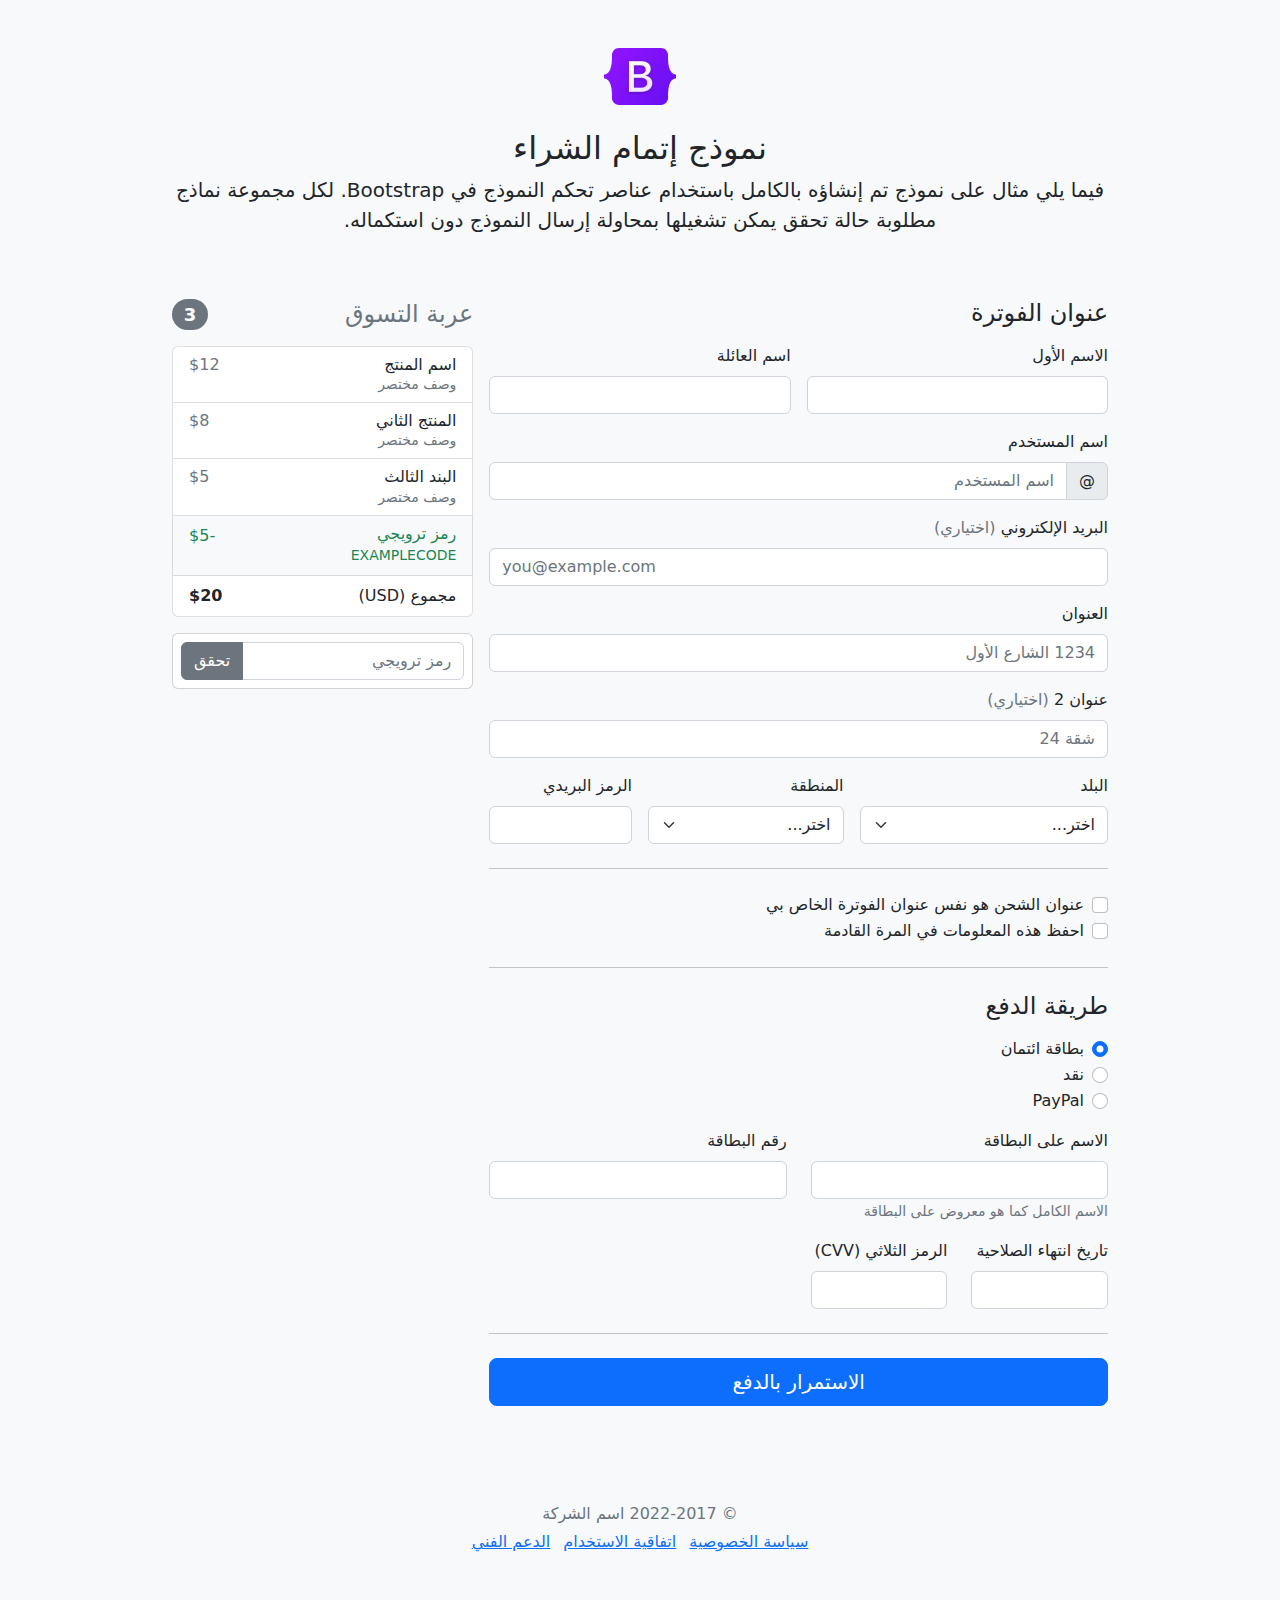
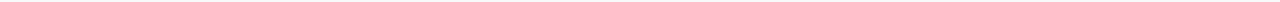
<file: bootstrap-5.2.2-examples/checkout-rtl/index.html>
<!doctype html>
<html lang="ar" dir="rtl">
  <head>
    <meta charset="utf-8">
    <meta name="viewport" content="width=device-width, initial-scale=1">
    <meta name="description" content="">
    <meta name="author" content="Mark Otto, Jacob Thornton, and Bootstrap contributors">
    <meta name="generator" content="Hugo 0.104.2">
    <title>مثال إتمام الشراء · Bootstrap v5.2</title>

    <link rel="canonical" href="https://getbootstrap.com/docs/5.2/examples/checkout-rtl/">

    

    

<link href="../assets/dist/css/bootstrap.rtl.min.css" rel="stylesheet">

    <style>
      .bd-placeholder-img {
        font-size: 1.125rem;
        text-anchor: middle;
        -webkit-user-select: none;
        -moz-user-select: none;
        user-select: none;
      }

      @media (min-width: 768px) {
        .bd-placeholder-img-lg {
          font-size: 3.5rem;
        }
      }

      .b-example-divider {
        height: 3rem;
        background-color: rgba(0, 0, 0, .1);
        border: solid rgba(0, 0, 0, .15);
        border-width: 1px 0;
        box-shadow: inset 0 .5em 1.5em rgba(0, 0, 0, .1), inset 0 .125em .5em rgba(0, 0, 0, .15);
      }

      .b-example-vr {
        flex-shrink: 0;
        width: 1.5rem;
        height: 100vh;
      }

      .bi {
        vertical-align: -.125em;
        fill: currentColor;
      }

      .nav-scroller {
        position: relative;
        z-index: 2;
        height: 2.75rem;
        overflow-y: hidden;
      }

      .nav-scroller .nav {
        display: flex;
        flex-wrap: nowrap;
        padding-bottom: 1rem;
        margin-top: -1px;
        overflow-x: auto;
        text-align: center;
        white-space: nowrap;
        -webkit-overflow-scrolling: touch;
      }
    </style>

    
    <!-- Custom styles for this template -->
    <link href="../checkout/form-validation.css" rel="stylesheet">
  </head>
  <body class="bg-light">
    
<div class="container">
  <main>
    <div class="py-5 text-center">
      <img class="d-block mx-auto mb-4" src="../assets/brand/bootstrap-logo.svg" alt="" width="72" height="57">
      <h2>نموذج إتمام الشراء</h2>
      <p class="lead">فيما يلي مثال على نموذج تم إنشاؤه بالكامل باستخدام عناصر تحكم النموذج في Bootstrap. لكل مجموعة نماذج مطلوبة حالة تحقق يمكن تشغيلها بمحاولة إرسال النموذج دون استكماله.</p>
    </div>

    <div class="row g-3">
      <div class="col-md-5 col-lg-4 order-md-last">
        <h4 class="d-flex justify-content-between align-items-center mb-3">
          <span class="text-muted">عربة التسوق</span>
          <span class="badge bg-secondary rounded-pill">3</span>
        </h4>
        <ul class="list-group mb-3">
          <li class="list-group-item d-flex justify-content-between lh-sm">
            <div>
              <h6 class="my-0">اسم المنتج</h6>
              <small class="text-muted">وصف مختصر</small>
            </div>
            <span class="text-muted">$12</span>
          </li>
          <li class="list-group-item d-flex justify-content-between lh-sm">
            <div>
              <h6 class="my-0">المنتج الثاني</h6>
              <small class="text-muted">وصف مختصر</small>
            </div>
            <span class="text-muted">$8</span>
          </li>
          <li class="list-group-item d-flex justify-content-between lh-sm">
            <div>
              <h6 class="my-0">البند الثالث</h6>
              <small class="text-muted">وصف مختصر</small>
            </div>
            <span class="text-muted">$5</span>
          </li>
          <li class="list-group-item d-flex justify-content-between bg-light">
            <div class="text-success">
              <h6 class="my-0">رمز ترويجي</h6>
              <small>EXAMPLECODE</small>
            </div>
            <span class="text-success">-$5</span>
          </li>
          <li class="list-group-item d-flex justify-content-between">
            <span>مجموع (USD)</span>
            <strong>$20</strong>
          </li>
        </ul>

        <form class="card p-2">
          <div class="input-group">
            <input type="text" class="form-control" placeholder="رمز ترويجي">
            <button type="submit" class="btn btn-secondary">تحقق</button>
          </div>
        </form>
      </div>
      <div class="col-md-7 col-lg-8">
        <h4 class="mb-3">عنوان الفوترة</h4>
        <form class="needs-validation" novalidate>
          <div class="row g-3">
            <div class="col-sm-6">
              <label for="firstName" class="form-label">الاسم الأول</label>
              <input type="text" class="form-control" id="firstName" placeholder="" value="" required>
              <div class="invalid-feedback">
                يرجى إدخال اسم أول صحيح.
              </div>
            </div>

            <div class="col-sm-6">
              <label for="lastName" class="form-label">اسم العائلة</label>
              <input type="text" class="form-control" id="lastName" placeholder="" value="" required>
              <div class="invalid-feedback">
                يرجى إدخال اسم عائلة صحيح.
              </div>
            </div>

            <div class="col-12">
              <label for="username" class="form-label">اسم المستخدم</label>
              <div class="input-group has-validation">
                <span class="input-group-text">@</span>
                <input type="text" class="form-control" id="username" placeholder="اسم المستخدم" required>
              <div class="invalid-feedback">
                اسم المستخدم الخاص بك مطلوب.
                </div>
              </div>
            </div>

            <div class="col-12">
              <label for="email" class="form-label">البريد الإلكتروني <span class="text-muted">(اختياري)</span></label>
              <input type="email" class="form-control" id="email" placeholder="you@example.com">
              <div class="invalid-feedback">
                يرجى إدخال عنوان بريد إلكتروني صحيح لتصلكم تحديثات الشحن.
              </div>
            </div>

            <div class="col-12">
              <label for="address" class="form-label">العنوان</label>
              <input type="text" class="form-control" id="address" placeholder="1234 الشارع الأول" required>
              <div class="invalid-feedback">
                يرجى إدخال عنوان الشحن الخاص بك.
              </div>
            </div>

            <div class="col-12">
              <label for="address2" class="form-label">عنوان 2 <span class="text-muted">(اختياري)</span></label>
              <input type="text" class="form-control" id="address2" placeholder="شقة 24">
            </div>

            <div class="col-md-5">
              <label for="country" class="form-label">البلد</label>
              <select class="form-select" id="country" required>
                <option value="">اختر...</option>
                <option>الولايات المتحدة الأمريكية</option>
              </select>
              <div class="invalid-feedback">
                يرجى اختيار بلد صحيح.
              </div>
            </div>

            <div class="col-md-4">
              <label for="state" class="form-label">المنطقة</label>
              <select class="form-select" id="state" required>
                <option value="">اختر...</option>
                <option>كاليفورنيا</option>
              </select>
              <div class="invalid-feedback">
                يرجى اختيار اسم منطقة صحيح.
              </div>
            </div>

            <div class="col-md-3">
              <label for="zip" class="form-label">الرمز البريدي</label>
              <input type="text" class="form-control" id="zip" placeholder="" required>
              <div class="invalid-feedback">
                الرمز البريدي مطلوب.
              </div>
            </div>
          </div>

          <hr class="my-4">

          <div class="form-check">
            <input type="checkbox" class="form-check-input" id="same-address">
            <label class="form-check-label" for="same-address">عنوان الشحن هو نفس عنوان الفوترة الخاص بي</label>
          </div>

          <div class="form-check">
            <input type="checkbox" class="form-check-input" id="save-info">
            <label class="form-check-label" for="save-info">احفظ هذه المعلومات في المرة القادمة</label>
          </div>

          <hr class="my-4">

          <h4 class="mb-3">طريقة الدفع</h4>

          <div class="my-3">
            <div class="form-check">
              <input id="credit" name="paymentMethod" type="radio" class="form-check-input" checked required>
              <label class="form-check-label" for="credit">بطاقة ائتمان</label>
            </div>
            <div class="form-check">
              <input id="cash" name="paymentMethod" type="radio" class="form-check-input" required>
              <label class="form-check-label" for="cash">نقد</label>
            </div>
            <div class="form-check">
              <input id="paypal" name="paymentMethod" type="radio" class="form-check-input" required>
              <label class="form-check-label" for="paypal">PayPal</label>
            </div>
          </div>

          <div class="row gy-3">
            <div class="col-md-6">
              <label for="cc-name" class="form-label">الاسم على البطاقة</label>
              <input type="text" class="form-control" id="cc-name" placeholder="" required>
              <small class="text-muted">الاسم الكامل كما هو معروض على البطاقة</small>
              <div class="invalid-feedback">
                الاسم على البطاقة مطلوب
              </div>
            </div>

            <div class="col-md-6">
              <label for="cc-number" class="form-label">رقم البطاقة</label>
              <input type="text" class="form-control" id="cc-number" placeholder="" required>
              <div class="invalid-feedback">
                رقم بطاقة الائتمان مطلوب
              </div>
            </div>

            <div class="col-md-3">
              <label for="cc-expiration" class="form-label">تاريخ انتهاء الصلاحية</label>
              <input type="text" class="form-control" id="cc-expiration" placeholder="" required>
              <div class="invalid-feedback">
                تاريخ انتهاء الصلاحية مطلوب
              </div>
            </div>

            <div class="col-md-3">
              <label for="cc-cvv" class="form-label">الرمز الثلاثي (CVV)</label>
              <input type="text" class="form-control" id="cc-cvv" placeholder="" required>
              <div class="invalid-feedback">
                رمز الحماية مطلوب
              </div>
            </div>
          </div>

          <hr class="my-4">

          <button class="w-100 btn btn-primary btn-lg" type="submit">الاستمرار بالدفع</button>
        </form>
      </div>
    </div>
  </main>
  <footer class="my-5 pt-5 text-muted text-center text-small">
    <p class="mb-1">&copy; 2022-2017 اسم الشركة</p>
    <ul class="list-inline">
      <li class="list-inline-item"><a href="#">سياسة الخصوصية</a></li>
      <li class="list-inline-item"><a href="#">اتفاقية الاستخدام</a></li>
      <li class="list-inline-item"><a href="#">الدعم الفني</a></li>
    </ul>
  </footer>
</div>


    <script src="../assets/dist/js/bootstrap.bundle.min.js"></script>

      <script src="../checkout/form-validation.js"></script>
  </body>
</html>
</file>
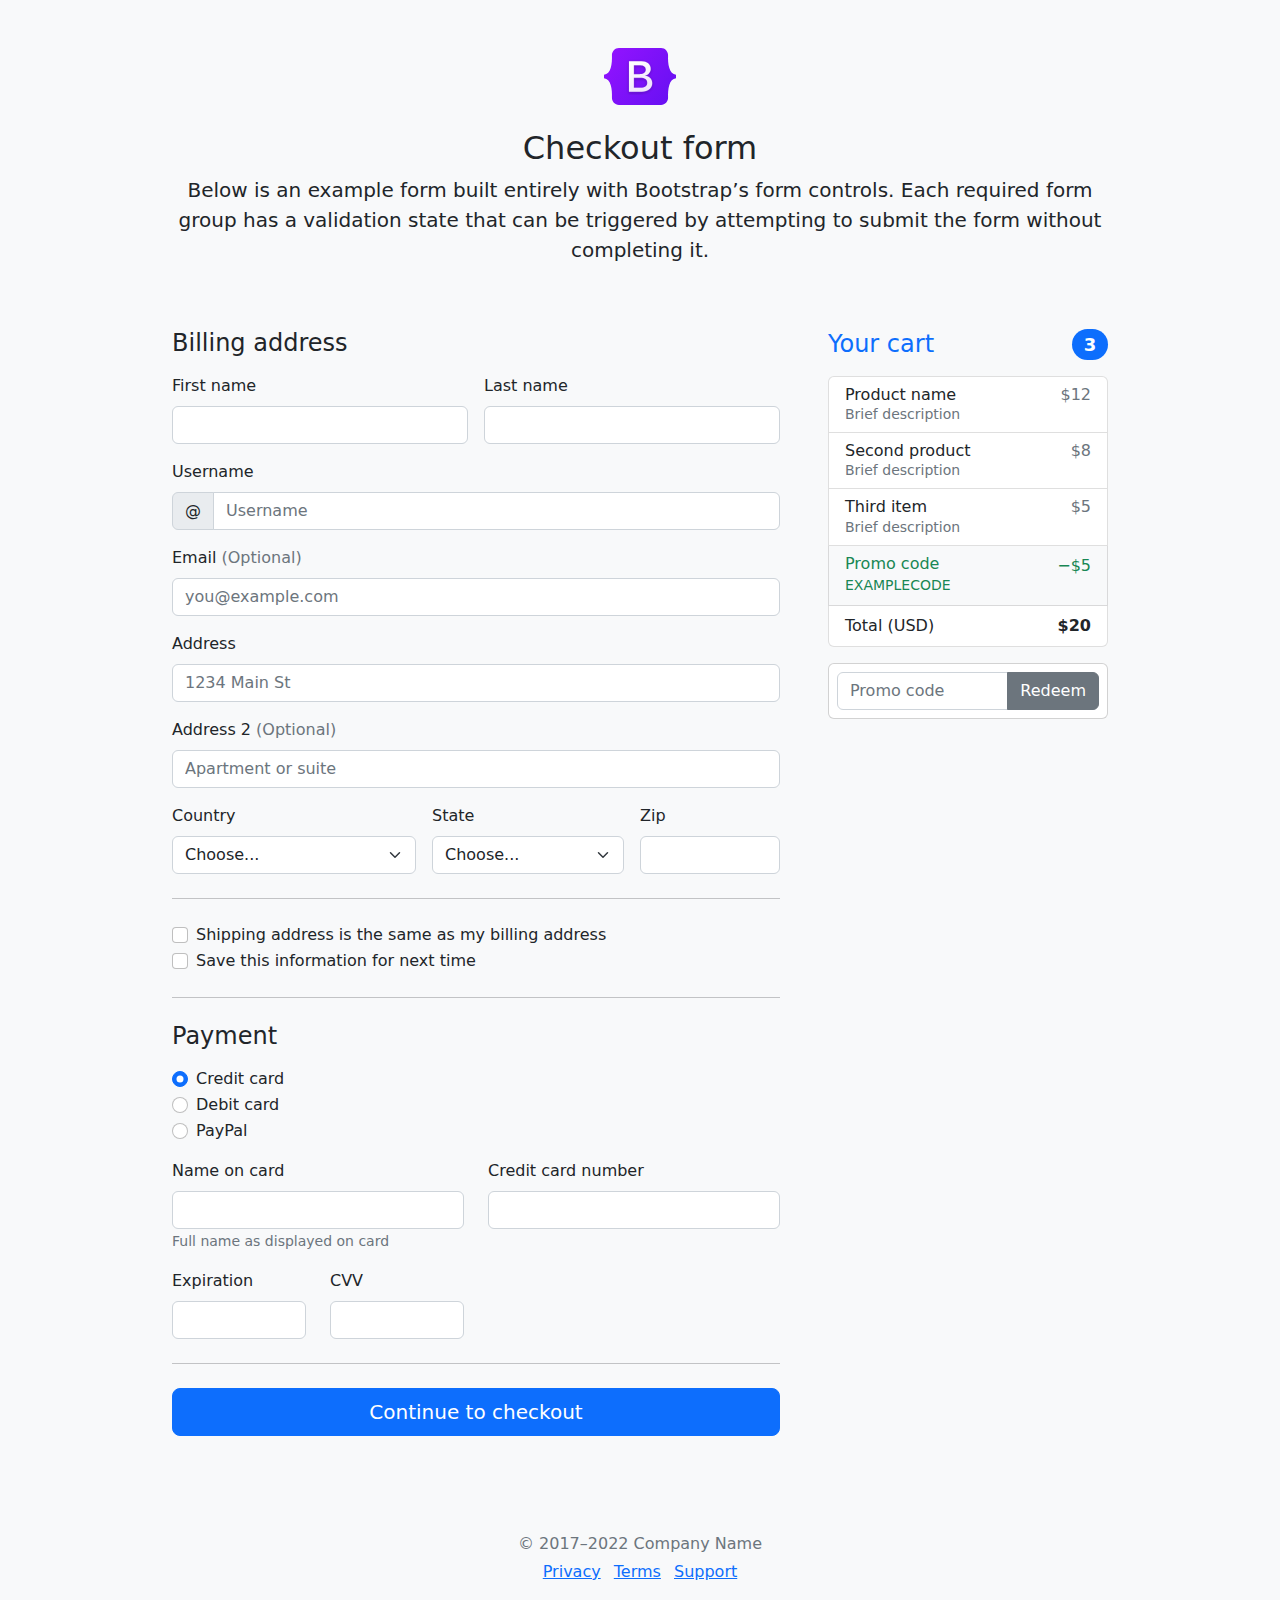
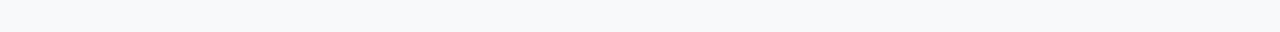
<file: bootstrap-5.2.2-examples/checkout/index.html>
<!doctype html>
<html lang="en">
  <head>
    <meta charset="utf-8">
    <meta name="viewport" content="width=device-width, initial-scale=1">
    <meta name="description" content="">
    <meta name="author" content="Mark Otto, Jacob Thornton, and Bootstrap contributors">
    <meta name="generator" content="Hugo 0.104.2">
    <title>Checkout example · Bootstrap v5.2</title>

    <link rel="canonical" href="https://getbootstrap.com/docs/5.2/examples/checkout/">

    

    

<link href="../assets/dist/css/bootstrap.min.css" rel="stylesheet">

    <style>
      .bd-placeholder-img {
        font-size: 1.125rem;
        text-anchor: middle;
        -webkit-user-select: none;
        -moz-user-select: none;
        user-select: none;
      }

      @media (min-width: 768px) {
        .bd-placeholder-img-lg {
          font-size: 3.5rem;
        }
      }

      .b-example-divider {
        height: 3rem;
        background-color: rgba(0, 0, 0, .1);
        border: solid rgba(0, 0, 0, .15);
        border-width: 1px 0;
        box-shadow: inset 0 .5em 1.5em rgba(0, 0, 0, .1), inset 0 .125em .5em rgba(0, 0, 0, .15);
      }

      .b-example-vr {
        flex-shrink: 0;
        width: 1.5rem;
        height: 100vh;
      }

      .bi {
        vertical-align: -.125em;
        fill: currentColor;
      }

      .nav-scroller {
        position: relative;
        z-index: 2;
        height: 2.75rem;
        overflow-y: hidden;
      }

      .nav-scroller .nav {
        display: flex;
        flex-wrap: nowrap;
        padding-bottom: 1rem;
        margin-top: -1px;
        overflow-x: auto;
        text-align: center;
        white-space: nowrap;
        -webkit-overflow-scrolling: touch;
      }
    </style>

    
    <!-- Custom styles for this template -->
    <link href="form-validation.css" rel="stylesheet">
  </head>
  <body class="bg-light">
    
<div class="container">
  <main>
    <div class="py-5 text-center">
      <img class="d-block mx-auto mb-4" src="../assets/brand/bootstrap-logo.svg" alt="" width="72" height="57">
      <h2>Checkout form</h2>
      <p class="lead">Below is an example form built entirely with Bootstrap’s form controls. Each required form group has a validation state that can be triggered by attempting to submit the form without completing it.</p>
    </div>

    <div class="row g-5">
      <div class="col-md-5 col-lg-4 order-md-last">
        <h4 class="d-flex justify-content-between align-items-center mb-3">
          <span class="text-primary">Your cart</span>
          <span class="badge bg-primary rounded-pill">3</span>
        </h4>
        <ul class="list-group mb-3">
          <li class="list-group-item d-flex justify-content-between lh-sm">
            <div>
              <h6 class="my-0">Product name</h6>
              <small class="text-muted">Brief description</small>
            </div>
            <span class="text-muted">$12</span>
          </li>
          <li class="list-group-item d-flex justify-content-between lh-sm">
            <div>
              <h6 class="my-0">Second product</h6>
              <small class="text-muted">Brief description</small>
            </div>
            <span class="text-muted">$8</span>
          </li>
          <li class="list-group-item d-flex justify-content-between lh-sm">
            <div>
              <h6 class="my-0">Third item</h6>
              <small class="text-muted">Brief description</small>
            </div>
            <span class="text-muted">$5</span>
          </li>
          <li class="list-group-item d-flex justify-content-between bg-light">
            <div class="text-success">
              <h6 class="my-0">Promo code</h6>
              <small>EXAMPLECODE</small>
            </div>
            <span class="text-success">−$5</span>
          </li>
          <li class="list-group-item d-flex justify-content-between">
            <span>Total (USD)</span>
            <strong>$20</strong>
          </li>
        </ul>

        <form class="card p-2">
          <div class="input-group">
            <input type="text" class="form-control" placeholder="Promo code">
            <button type="submit" class="btn btn-secondary">Redeem</button>
          </div>
        </form>
      </div>
      <div class="col-md-7 col-lg-8">
        <h4 class="mb-3">Billing address</h4>
        <form class="needs-validation" novalidate>
          <div class="row g-3">
            <div class="col-sm-6">
              <label for="firstName" class="form-label">First name</label>
              <input type="text" class="form-control" id="firstName" placeholder="" value="" required>
              <div class="invalid-feedback">
                Valid first name is required.
              </div>
            </div>

            <div class="col-sm-6">
              <label for="lastName" class="form-label">Last name</label>
              <input type="text" class="form-control" id="lastName" placeholder="" value="" required>
              <div class="invalid-feedback">
                Valid last name is required.
              </div>
            </div>

            <div class="col-12">
              <label for="username" class="form-label">Username</label>
              <div class="input-group has-validation">
                <span class="input-group-text">@</span>
                <input type="text" class="form-control" id="username" placeholder="Username" required>
              <div class="invalid-feedback">
                  Your username is required.
                </div>
              </div>
            </div>

            <div class="col-12">
              <label for="email" class="form-label">Email <span class="text-muted">(Optional)</span></label>
              <input type="email" class="form-control" id="email" placeholder="you@example.com">
              <div class="invalid-feedback">
                Please enter a valid email address for shipping updates.
              </div>
            </div>

            <div class="col-12">
              <label for="address" class="form-label">Address</label>
              <input type="text" class="form-control" id="address" placeholder="1234 Main St" required>
              <div class="invalid-feedback">
                Please enter your shipping address.
              </div>
            </div>

            <div class="col-12">
              <label for="address2" class="form-label">Address 2 <span class="text-muted">(Optional)</span></label>
              <input type="text" class="form-control" id="address2" placeholder="Apartment or suite">
            </div>

            <div class="col-md-5">
              <label for="country" class="form-label">Country</label>
              <select class="form-select" id="country" required>
                <option value="">Choose...</option>
                <option>United States</option>
              </select>
              <div class="invalid-feedback">
                Please select a valid country.
              </div>
            </div>

            <div class="col-md-4">
              <label for="state" class="form-label">State</label>
              <select class="form-select" id="state" required>
                <option value="">Choose...</option>
                <option>California</option>
              </select>
              <div class="invalid-feedback">
                Please provide a valid state.
              </div>
            </div>

            <div class="col-md-3">
              <label for="zip" class="form-label">Zip</label>
              <input type="text" class="form-control" id="zip" placeholder="" required>
              <div class="invalid-feedback">
                Zip code required.
              </div>
            </div>
          </div>

          <hr class="my-4">

          <div class="form-check">
            <input type="checkbox" class="form-check-input" id="same-address">
            <label class="form-check-label" for="same-address">Shipping address is the same as my billing address</label>
          </div>

          <div class="form-check">
            <input type="checkbox" class="form-check-input" id="save-info">
            <label class="form-check-label" for="save-info">Save this information for next time</label>
          </div>

          <hr class="my-4">

          <h4 class="mb-3">Payment</h4>

          <div class="my-3">
            <div class="form-check">
              <input id="credit" name="paymentMethod" type="radio" class="form-check-input" checked required>
              <label class="form-check-label" for="credit">Credit card</label>
            </div>
            <div class="form-check">
              <input id="debit" name="paymentMethod" type="radio" class="form-check-input" required>
              <label class="form-check-label" for="debit">Debit card</label>
            </div>
            <div class="form-check">
              <input id="paypal" name="paymentMethod" type="radio" class="form-check-input" required>
              <label class="form-check-label" for="paypal">PayPal</label>
            </div>
          </div>

          <div class="row gy-3">
            <div class="col-md-6">
              <label for="cc-name" class="form-label">Name on card</label>
              <input type="text" class="form-control" id="cc-name" placeholder="" required>
              <small class="text-muted">Full name as displayed on card</small>
              <div class="invalid-feedback">
                Name on card is required
              </div>
            </div>

            <div class="col-md-6">
              <label for="cc-number" class="form-label">Credit card number</label>
              <input type="text" class="form-control" id="cc-number" placeholder="" required>
              <div class="invalid-feedback">
                Credit card number is required
              </div>
            </div>

            <div class="col-md-3">
              <label for="cc-expiration" class="form-label">Expiration</label>
              <input type="text" class="form-control" id="cc-expiration" placeholder="" required>
              <div class="invalid-feedback">
                Expiration date required
              </div>
            </div>

            <div class="col-md-3">
              <label for="cc-cvv" class="form-label">CVV</label>
              <input type="text" class="form-control" id="cc-cvv" placeholder="" required>
              <div class="invalid-feedback">
                Security code required
              </div>
            </div>
          </div>

          <hr class="my-4">

          <button class="w-100 btn btn-primary btn-lg" type="submit">Continue to checkout</button>
        </form>
      </div>
    </div>
  </main>

  <footer class="my-5 pt-5 text-muted text-center text-small">
    <p class="mb-1">&copy; 2017–2022 Company Name</p>
    <ul class="list-inline">
      <li class="list-inline-item"><a href="#">Privacy</a></li>
      <li class="list-inline-item"><a href="#">Terms</a></li>
      <li class="list-inline-item"><a href="#">Support</a></li>
    </ul>
  </footer>
</div>


    <script src="../assets/dist/js/bootstrap.bundle.min.js"></script>

      <script src="form-validation.js"></script>
  </body>
</html>
</file>
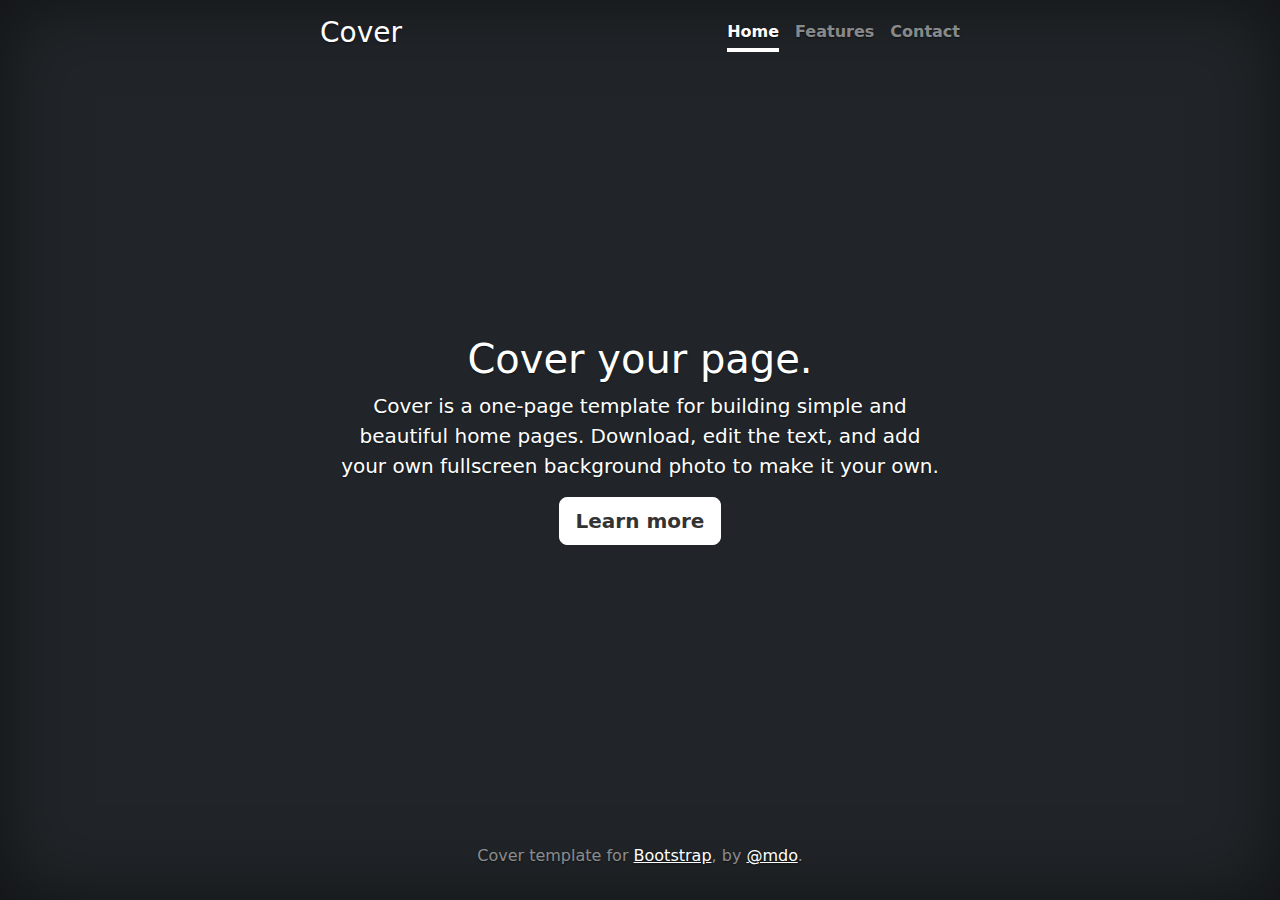
<file: bootstrap-5.2.2-examples/cover/index.html>
<!doctype html>
<html lang="en" class="h-100">
  <head>
    <meta charset="utf-8">
    <meta name="viewport" content="width=device-width, initial-scale=1">
    <meta name="description" content="">
    <meta name="author" content="Mark Otto, Jacob Thornton, and Bootstrap contributors">
    <meta name="generator" content="Hugo 0.104.2">
    <title>Cover Template · Bootstrap v5.2</title>

    <link rel="canonical" href="https://getbootstrap.com/docs/5.2/examples/cover/">

    

    

<link href="../assets/dist/css/bootstrap.min.css" rel="stylesheet">

    <style>
      .bd-placeholder-img {
        font-size: 1.125rem;
        text-anchor: middle;
        -webkit-user-select: none;
        -moz-user-select: none;
        user-select: none;
      }

      @media (min-width: 768px) {
        .bd-placeholder-img-lg {
          font-size: 3.5rem;
        }
      }

      .b-example-divider {
        height: 3rem;
        background-color: rgba(0, 0, 0, .1);
        border: solid rgba(0, 0, 0, .15);
        border-width: 1px 0;
        box-shadow: inset 0 .5em 1.5em rgba(0, 0, 0, .1), inset 0 .125em .5em rgba(0, 0, 0, .15);
      }

      .b-example-vr {
        flex-shrink: 0;
        width: 1.5rem;
        height: 100vh;
      }

      .bi {
        vertical-align: -.125em;
        fill: currentColor;
      }

      .nav-scroller {
        position: relative;
        z-index: 2;
        height: 2.75rem;
        overflow-y: hidden;
      }

      .nav-scroller .nav {
        display: flex;
        flex-wrap: nowrap;
        padding-bottom: 1rem;
        margin-top: -1px;
        overflow-x: auto;
        text-align: center;
        white-space: nowrap;
        -webkit-overflow-scrolling: touch;
      }
    </style>

    
    <!-- Custom styles for this template -->
    <link href="cover.css" rel="stylesheet">
  </head>
  <body class="d-flex h-100 text-center text-bg-dark">
    
<div class="cover-container d-flex w-100 h-100 p-3 mx-auto flex-column">
  <header class="mb-auto">
    <div>
      <h3 class="float-md-start mb-0">Cover</h3>
      <nav class="nav nav-masthead justify-content-center float-md-end">
        <a class="nav-link fw-bold py-1 px-0 active" aria-current="page" href="#">Home</a>
        <a class="nav-link fw-bold py-1 px-0" href="#">Features</a>
        <a class="nav-link fw-bold py-1 px-0" href="#">Contact</a>
      </nav>
    </div>
  </header>

  <main class="px-3">
    <h1>Cover your page.</h1>
    <p class="lead">Cover is a one-page template for building simple and beautiful home pages. Download, edit the text, and add your own fullscreen background photo to make it your own.</p>
    <p class="lead">
      <a href="#" class="btn btn-lg btn-secondary fw-bold border-white bg-white">Learn more</a>
    </p>
  </main>

  <footer class="mt-auto text-white-50">
    <p>Cover template for <a href="https://getbootstrap.com/" class="text-white">Bootstrap</a>, by <a href="https://twitter.com/mdo" class="text-white">@mdo</a>.</p>
  </footer>
</div>


    
  </body>
</html>
</file>
<file: md2-solution/css/styles.css>
* {
  box-sizing: border-box;
}
body {
  font-size: 100%;
  font-family: "Pompiere", sans-serif;
}
.row {
  width: 100%;
}
title {
  background-color: green;
  font-size: 1.25em;
  display: block;
  float: right;
  padding: 10px 25px 10px 25px;
  border-color: black;
  border-style: solid;
  border-width: 1px;
}
h1 {
  text-align: center;
  font-size: 1.75em;
}
section {
  padding: 10px;
}
section div {
  background-color: #3B99BE;
  border-color: black;
  border-style: solid;
  border-width: 1px;
  
}
p {
  margin: 0;
  width: 100%;
  height: auto;
  margin-right: auto;
  margin-left: auto;
  color: #A7A9AB
  clear: both;
  padding: 10px;
  overflow: clip;
}

/********** desktop view only **********/
@media (min-width: 992px) {
  .col-dkt-4 {
    float: left;
    width: 33.33%;
  }
}

@media (min-width: 768px) and (max-width: 991px) {
  .col-tbl-6 {
    float: left;
    width: 50%;
  }
  .col-tbl-12 {
    float: left;
    width: 100%;
  }
}

@media (max-width: 767px) {
  .col-mbl-12 {
    float: left;
    width: 100%;
  }
}
</file>
<file: bootstrap-5.2.2-examples/blog/blog.rtl.css>
/* stylelint-disable selector-list-comma-newline-after */

.blog-header {
  border-bottom: 1px solid #e5e5e5;
}

.blog-header-logo {
  font-family: Amiri, Georgia, "Times New Roman", serif;
  font-size: 2.25rem;
}

.blog-header-logo:hover {
  text-decoration: none;
}

h1, h2, h3, h4, h5, h6 {
  font-family: Amiri, Georgia, "Times New Roman", serif;
}

.display-4 {
  font-size: 2.5rem;
}
@media (min-width: 768px) {
  .display-4 {
    font-size: 3rem;
  }
}

.flex-auto {
  flex: 0 0 auto;
}

.h-250 { height: 250px; }
@media (min-width: 768px) {
  .h-md-250 { height: 250px; }
}

/* Pagination */
.blog-pagination {
  margin-bottom: 4rem;
}

/*
 * Blog posts
 */
.blog-post {
  margin-bottom: 4rem;
}
.blog-post-title {
  font-size: 2.5rem;
}
.blog-post-meta {
  margin-bottom: 1.25rem;
  color: #727272;
}

/*
 * Footer
 */
.blog-footer {
  padding: 2.5rem 0;
  color: #727272;
  text-align: center;
  background-color: #f9f9f9;
  border-top: .05rem solid #e5e5e5;
}
.blog-footer p:last-child {
  margin-bottom: 0;
}
</file>
<file: bootstrap-5.2.2-examples/blog/blog.css>
/* stylelint-disable selector-list-comma-newline-after */

.blog-header {
  border-bottom: 1px solid #e5e5e5;
}

.blog-header-logo {
  font-family: "Playfair Display", Georgia, "Times New Roman", serif/*rtl:Amiri, Georgia, "Times New Roman", serif*/;
  font-size: 2.25rem;
}

.blog-header-logo:hover {
  text-decoration: none;
}

h1, h2, h3, h4, h5, h6 {
  font-family: "Playfair Display", Georgia, "Times New Roman", serif/*rtl:Amiri, Georgia, "Times New Roman", serif*/;
}

.display-4 {
  font-size: 2.5rem;
}
@media (min-width: 768px) {
  .display-4 {
    font-size: 3rem;
  }
}

.flex-auto {
  flex: 0 0 auto;
}

.h-250 { height: 250px; }
@media (min-width: 768px) {
  .h-md-250 { height: 250px; }
}

/* Pagination */
.blog-pagination {
  margin-bottom: 4rem;
}

/*
 * Blog posts
 */
.blog-post {
  margin-bottom: 4rem;
}
.blog-post-title {
  font-size: 2.5rem;
}
.blog-post-meta {
  margin-bottom: 1.25rem;
  color: #727272;
}

/*
 * Footer
 */
.blog-footer {
  padding: 2.5rem 0;
  color: #727272;
  text-align: center;
  background-color: #f9f9f9;
  border-top: .05rem solid #e5e5e5;
}
.blog-footer p:last-child {
  margin-bottom: 0;
}
</file>
<file: bootstrap-5.2.2-examples/carousel/carousel.rtl.css>
/* GLOBAL STYLES
-------------------------------------------------- */
/* Padding below the footer and lighter body text */

body {
  padding-top: 3rem;
  padding-bottom: 3rem;
  color: #5a5a5a;
}


/* CUSTOMIZE THE CAROUSEL
-------------------------------------------------- */

/* Carousel base class */
.carousel {
  margin-bottom: 4rem;
}
/* Since positioning the image, we need to help out the caption */
.carousel-caption {
  bottom: 3rem;
  z-index: 10;
}

/* Declare heights because of positioning of img element */
.carousel-item {
  height: 32rem;
}


/* MARKETING CONTENT
-------------------------------------------------- */

/* Center align the text within the three columns below the carousel */
.marketing .col-lg-4 {
  margin-bottom: 1.5rem;
  text-align: center;
}
.marketing .col-lg-4 p {
  margin-right: .75rem;
  margin-left: .75rem;
}


/* Featurettes
------------------------- */

.featurette-divider {
  margin: 5rem 0; /* Space out the Bootstrap <hr> more */
}

/* Thin out the marketing headings */

/* RESPONSIVE CSS
-------------------------------------------------- */

@media (min-width: 40em) {
  /* Bump up size of carousel content */
  .carousel-caption p {
    margin-bottom: 1.25rem;
    font-size: 1.25rem;
    line-height: 1.4;
  }

  .featurette-heading {
    font-size: 50px;
  }
}

@media (min-width: 62em) {
  .featurette-heading {
    margin-top: 7rem;
  }
}
</file>
<file: bootstrap-5.2.2-examples/carousel/carousel.css>
/* GLOBAL STYLES
-------------------------------------------------- */
/* Padding below the footer and lighter body text */

body {
  padding-top: 3rem;
  padding-bottom: 3rem;
  color: #5a5a5a;
}


/* CUSTOMIZE THE CAROUSEL
-------------------------------------------------- */

/* Carousel base class */
.carousel {
  margin-bottom: 4rem;
}
/* Since positioning the image, we need to help out the caption */
.carousel-caption {
  bottom: 3rem;
  z-index: 10;
}

/* Declare heights because of positioning of img element */
.carousel-item {
  height: 32rem;
}


/* MARKETING CONTENT
-------------------------------------------------- */

/* Center align the text within the three columns below the carousel */
.marketing .col-lg-4 {
  margin-bottom: 1.5rem;
  text-align: center;
}
/* rtl:begin:ignore */
.marketing .col-lg-4 p {
  margin-right: .75rem;
  margin-left: .75rem;
}
/* rtl:end:ignore */


/* Featurettes
------------------------- */

.featurette-divider {
  margin: 5rem 0; /* Space out the Bootstrap <hr> more */
}

/* Thin out the marketing headings */
/* rtl:begin:remove */
.featurette-heading {
  letter-spacing: -.05rem;
}

/* rtl:end:remove */

/* RESPONSIVE CSS
-------------------------------------------------- */

@media (min-width: 40em) {
  /* Bump up size of carousel content */
  .carousel-caption p {
    margin-bottom: 1.25rem;
    font-size: 1.25rem;
    line-height: 1.4;
  }

  .featurette-heading {
    font-size: 50px;
  }
}

@media (min-width: 62em) {
  .featurette-heading {
    margin-top: 7rem;
  }
}
</file>
<file: bootstrap-5.2.2-examples/checkout/form-validation.css>
.container {
  max-width: 960px;
}
</file>
<file: bootstrap-5.2.2-examples/cover/cover.css>
/*
 * Globals
 */


/* Custom default button */
.btn-secondary,
.btn-secondary:hover,
.btn-secondary:focus {
  color: #333;
  text-shadow: none; /* Prevent inheritance from `body` */
}


/*
 * Base structure
 */

body {
  text-shadow: 0 .05rem .1rem rgba(0, 0, 0, .5);
  box-shadow: inset 0 0 5rem rgba(0, 0, 0, .5);
}

.cover-container {
  max-width: 42em;
}


/*
 * Header
 */

.nav-masthead .nav-link {
  color: rgba(255, 255, 255, .5);
  border-bottom: .25rem solid transparent;
}

.nav-masthead .nav-link:hover,
.nav-masthead .nav-link:focus {
  border-bottom-color: rgba(255, 255, 255, .25);
}

.nav-masthead .nav-link + .nav-link {
  margin-left: 1rem;
}

.nav-masthead .active {
  color: #fff;
  border-bottom-color: #fff;
}
</file>
<file: bootstrap-5.2.2-examples/cheatsheet/cheatsheet.rtl.css>
body {
  scroll-behavior: smooth;
}

/**
 * Bootstrap "Journal code" icon
 * @link https://icons.getbootstrap.com/icons/journal-code/
 */
.bd-heading a::before {
  display: inline-block;
  width: 1em;
  height: 1em;
  margin-left: .25rem;
  content: "";
  background-image: url("data:image/svg+xml,%3Csvg xmlns='http://www.w3.org/2000/svg' fill='%25230d6efd' viewBox='0 0 16 16'%3E%3Cpath d='M4 1h8a2 2 0 0 1 2 2v10a2 2 0 0 1-2 2H4a2 2 0 0 1-2-2h1a1 1 0 0 0 1 1h8a1 1 0 0 0 1-1V3a1 1 0 0 0-1-1H4a1 1 0 0 0-1 1H2a2 2 0 0 1 2-2z'/%3E%3Cpath d='M2 5v-.5a.5.5 0 0 1 1 0V5h.5a.5.5 0 0 1 0 1h-2a.5.5 0 0 1 0-1H2zm0 3v-.5a.5.5 0 0 1 1 0V8h.5a.5.5 0 0 1 0 1h-2a.5.5 0 0 1 0-1H2zm0 3v-.5a.5.5 0 0 1 1 0v.5h.5a.5.5 0 0 1 0 1h-2a.5.5 0 0 1 0-1H2z'/%3E%3Cpath fill-rule='evenodd' d='M8.646 5.646a.5.5 0 0 1 .708 0l2 2a.5.5 0 0 1 0 .708l-2 2a.5.5 0 0 1-.708-.708L10.293 8 8.646 6.354a.5.5 0 0 1 0-.708zm-1.292 0a.5.5 0 0 0-.708 0l-2 2a.5.5 0 0 0 0 .708l2 2a.5.5 0 0 0 .708-.708L5.707 8l1.647-1.646a.5.5 0 0 0 0-.708z'/%3E%3C/svg%3E");
  background-size: 1em;
}

/* stylelint-disable-next-line selector-max-universal */
.bd-heading + div > * + * {
  margin-top: 3rem;
}

/* Table of contents */
.bd-aside a {
  padding: .1875rem .5rem;
  margin-top: .125rem;
  margin-right: .3125rem;
  color: rgba(0, 0, 0, .65);
}

.bd-aside a:hover,
.bd-aside a:focus {
  color: rgba(0, 0, 0, .85);
  background-color: rgba(121, 82, 179, .1);
}

.bd-aside .active {
  font-weight: 600;
  color: rgba(0, 0, 0, .85);
}

.bd-aside .btn {
  padding: .25rem .5rem;
  font-weight: 600;
  color: rgba(0, 0, 0, .65);
}

.bd-aside .btn:hover,
.bd-aside .btn:focus {
  color: rgba(0, 0, 0, .85);
  background-color: rgba(121, 82, 179, .1);
}

.bd-aside .btn:focus {
  box-shadow: 0 0 0 1px rgba(121, 82, 179, .7);
}

.bd-aside .btn::before {
  width: 1.25em;
  line-height: 0;
  content: url("data:image/svg+xml,%3csvg xmlns='http://www.w3.org/2000/svg' width='16' height='16' viewBox='0 0 16 16'%3e%3cpath fill='none' stroke='rgba%280,0,0,.5%29' stroke-linecap='round' stroke-linejoin='round' stroke-width='2' d='M5 14l6-6-6-6'/%3e%3c/svg%3e");
  transition: transform .35s ease;
  transform: rotate(180deg) translateX(-2px);
  transform-origin: .5em 50%;
}

.bd-aside .btn[aria-expanded="true"]::before {
  transform: rotate(90deg);
}


/* Examples */
.scrollspy-example {
  height: 200px;
}

[id="modal"] .bd-example .btn,
[id="buttons"] .bd-example .btn,
[id="tooltips"] .bd-example .btn,
[id="popovers"] .bd-example .btn,
[id="dropdowns"] .bd-example .btn-group,
[id="dropdowns"] .bd-example .dropdown,
[id="dropdowns"] .bd-example .dropup,
[id="dropdowns"] .bd-example .dropend,
[id="dropdowns"] .bd-example .dropstart {
  margin: 0 0 1rem 1rem;
}

/* Layout */
@media (min-width: 1200px) {
  body {
    display: grid;
    grid-template-rows: auto;
    grid-template-columns: 1fr 4fr 1fr;
    gap: 1rem;
  }

  .bd-header {
    position: fixed;
    top: 0;
    right: 0;
    left: 0;
    z-index: 1030;
    grid-column: 1 / span 3;
  }

  .bd-aside,
  .bd-cheatsheet {
    padding-top: 4rem;
  }

  /**
   * 1. Too bad only Firefox supports subgrids ATM
   */
  .bd-cheatsheet,
  .bd-cheatsheet section,
  .bd-cheatsheet article {
    display: inherit; /* 1 */
    grid-template-rows: auto;
    grid-template-columns: 1fr 4fr;
    grid-column: 1 / span 2;
    gap: inherit; /* 1 */
  }

  .bd-aside {
    grid-area: 1 / 3;
    scroll-margin-top: 4rem;
  }

  .bd-cheatsheet section,
  .bd-cheatsheet section > h2 {
    top: 2rem;
    scroll-margin-top: 2rem;
  }

  .bd-cheatsheet section > h2::before {
    position: absolute;
    top: 0;
    right: 0;
    bottom: -2rem;
    left: 0;
    z-index: -1;
    content: "";
    background-image: linear-gradient(to bottom, rgba(255, 255, 255, 1) calc(100% - 3rem), rgba(255, 255, 255, .01));
  }

  .bd-cheatsheet article,
  .bd-cheatsheet .bd-heading {
    top: 8rem;
    scroll-margin-top: 8rem;
  }

  .bd-cheatsheet .bd-heading {
    z-index: 1;
  }
}
</file>
<file: bootstrap-5.2.2-examples/cheatsheet/cheatsheet.css>
body {
  scroll-behavior: smooth;
}

/**
 * Bootstrap "Journal code" icon
 * @link https://icons.getbootstrap.com/icons/journal-code/
 */
.bd-heading a::before {
  display: inline-block;
  width: 1em;
  height: 1em;
  margin-right: .25rem;
  content: "";
  background-image: url("data:image/svg+xml,%3Csvg xmlns='http://www.w3.org/2000/svg' fill='%25230d6efd' viewBox='0 0 16 16'%3E%3Cpath d='M4 1h8a2 2 0 0 1 2 2v10a2 2 0 0 1-2 2H4a2 2 0 0 1-2-2h1a1 1 0 0 0 1 1h8a1 1 0 0 0 1-1V3a1 1 0 0 0-1-1H4a1 1 0 0 0-1 1H2a2 2 0 0 1 2-2z'/%3E%3Cpath d='M2 5v-.5a.5.5 0 0 1 1 0V5h.5a.5.5 0 0 1 0 1h-2a.5.5 0 0 1 0-1H2zm0 3v-.5a.5.5 0 0 1 1 0V8h.5a.5.5 0 0 1 0 1h-2a.5.5 0 0 1 0-1H2zm0 3v-.5a.5.5 0 0 1 1 0v.5h.5a.5.5 0 0 1 0 1h-2a.5.5 0 0 1 0-1H2z'/%3E%3Cpath fill-rule='evenodd' d='M8.646 5.646a.5.5 0 0 1 .708 0l2 2a.5.5 0 0 1 0 .708l-2 2a.5.5 0 0 1-.708-.708L10.293 8 8.646 6.354a.5.5 0 0 1 0-.708zm-1.292 0a.5.5 0 0 0-.708 0l-2 2a.5.5 0 0 0 0 .708l2 2a.5.5 0 0 0 .708-.708L5.707 8l1.647-1.646a.5.5 0 0 0 0-.708z'/%3E%3C/svg%3E");
  background-size: 1em;
}

/* stylelint-disable-next-line selector-max-universal */
.bd-heading + div > * + * {
  margin-top: 3rem;
}

/* Table of contents */
.bd-aside a {
  padding: .1875rem .5rem;
  margin-top: .125rem;
  margin-left: .3125rem;
  color: rgba(0, 0, 0, .65);
}

.bd-aside a:hover,
.bd-aside a:focus {
  color: rgba(0, 0, 0, .85);
  background-color: rgba(121, 82, 179, .1);
}

.bd-aside .active {
  font-weight: 600;
  color: rgba(0, 0, 0, .85);
}

.bd-aside .btn {
  padding: .25rem .5rem;
  font-weight: 600;
  color: rgba(0, 0, 0, .65);
}

.bd-aside .btn:hover,
.bd-aside .btn:focus {
  color: rgba(0, 0, 0, .85);
  background-color: rgba(121, 82, 179, .1);
}

.bd-aside .btn:focus {
  box-shadow: 0 0 0 1px rgba(121, 82, 179, .7);
}

.bd-aside .btn::before {
  width: 1.25em;
  line-height: 0;
  content: url("data:image/svg+xml,%3csvg xmlns='http://www.w3.org/2000/svg' width='16' height='16' viewBox='0 0 16 16'%3e%3cpath fill='none' stroke='rgba%280,0,0,.5%29' stroke-linecap='round' stroke-linejoin='round' stroke-width='2' d='M5 14l6-6-6-6'/%3e%3c/svg%3e");
  transition: transform .35s ease;

  /* rtl:raw:
  transform: rotate(180deg) translateX(-2px);
  */
  transform-origin: .5em 50%;
}

.bd-aside .btn[aria-expanded="true"]::before {
  transform: rotate(90deg)/* rtl:ignore */;
}


/* Examples */
.scrollspy-example {
  height: 200px;
}

[id="modal"] .bd-example .btn,
[id="buttons"] .bd-example .btn,
[id="tooltips"] .bd-example .btn,
[id="popovers"] .bd-example .btn,
[id="dropdowns"] .bd-example .btn-group,
[id="dropdowns"] .bd-example .dropdown,
[id="dropdowns"] .bd-example .dropup,
[id="dropdowns"] .bd-example .dropend,
[id="dropdowns"] .bd-example .dropstart {
  margin: 0 1rem 1rem 0;
}

/* Layout */
@media (min-width: 1200px) {
  body {
    display: grid;
    grid-template-rows: auto;
    grid-template-columns: 1fr 4fr 1fr;
    gap: 1rem;
  }

  .bd-header {
    position: fixed;
    top: 0;
    /* rtl:begin:ignore */
    right: 0;
    left: 0;
    /* rtl:end:ignore */
    z-index: 1030;
    grid-column: 1 / span 3;
  }

  .bd-aside,
  .bd-cheatsheet {
    padding-top: 4rem;
  }

  /**
   * 1. Too bad only Firefox supports subgrids ATM
   */
  .bd-cheatsheet,
  .bd-cheatsheet section,
  .bd-cheatsheet article {
    display: inherit; /* 1 */
    grid-template-rows: auto;
    grid-template-columns: 1fr 4fr;
    grid-column: 1 / span 2;
    gap: inherit; /* 1 */
  }

  .bd-aside {
    grid-area: 1 / 3;
    scroll-margin-top: 4rem;
  }

  .bd-cheatsheet section,
  .bd-cheatsheet section > h2 {
    top: 2rem;
    scroll-margin-top: 2rem;
  }

  .bd-cheatsheet section > h2::before {
    position: absolute;
    /* rtl:begin:ignore */
    top: 0;
    right: 0;
    bottom: -2rem;
    left: 0;
    /* rtl:end:ignore */
    z-index: -1;
    content: "";
    background-image: linear-gradient(to bottom, rgba(255, 255, 255, 1) calc(100% - 3rem), rgba(255, 255, 255, .01));
  }

  .bd-cheatsheet article,
  .bd-cheatsheet .bd-heading {
    top: 8rem;
    scroll-margin-top: 8rem;
  }

  .bd-cheatsheet .bd-heading {
    z-index: 1;
  }
}
</file>
